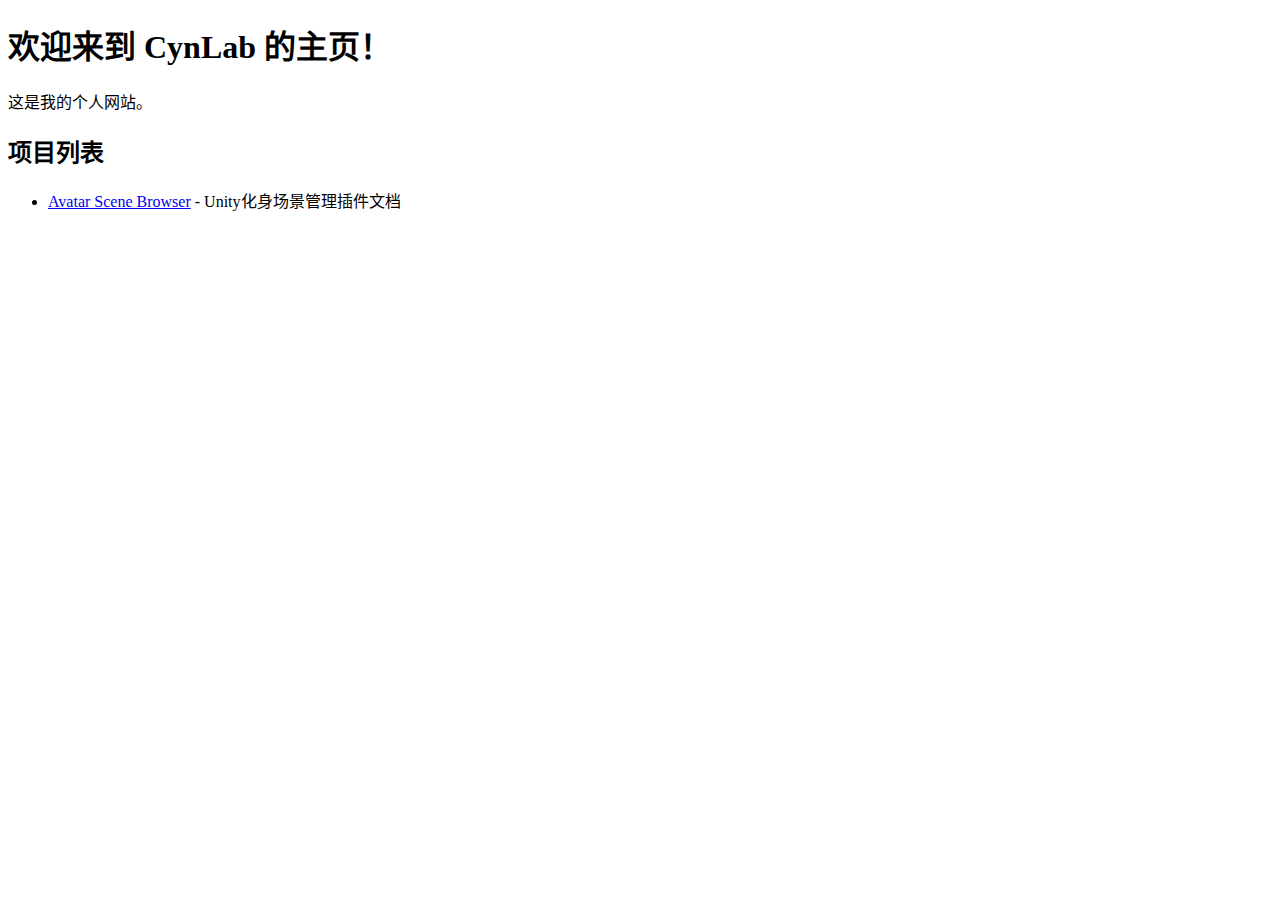
<file: index.html>
<!DOCTYPE html>
<html lang="zh-CN">
<head>
  <meta charset="UTF-8">
  <title>欢迎来到 CynLab</title>
</head>
<body>
  <h1>欢迎来到 CynLab 的主页！</h1>
  <p>这是我的个人网站。</p>
  
  <h2>项目列表</h2>
  <ul>
    <li><a href="/AvatarSceneBrowser/">Avatar Scene Browser</a> - Unity化身场景管理插件文档</li>
  </ul>
</body>
</html>
</file>
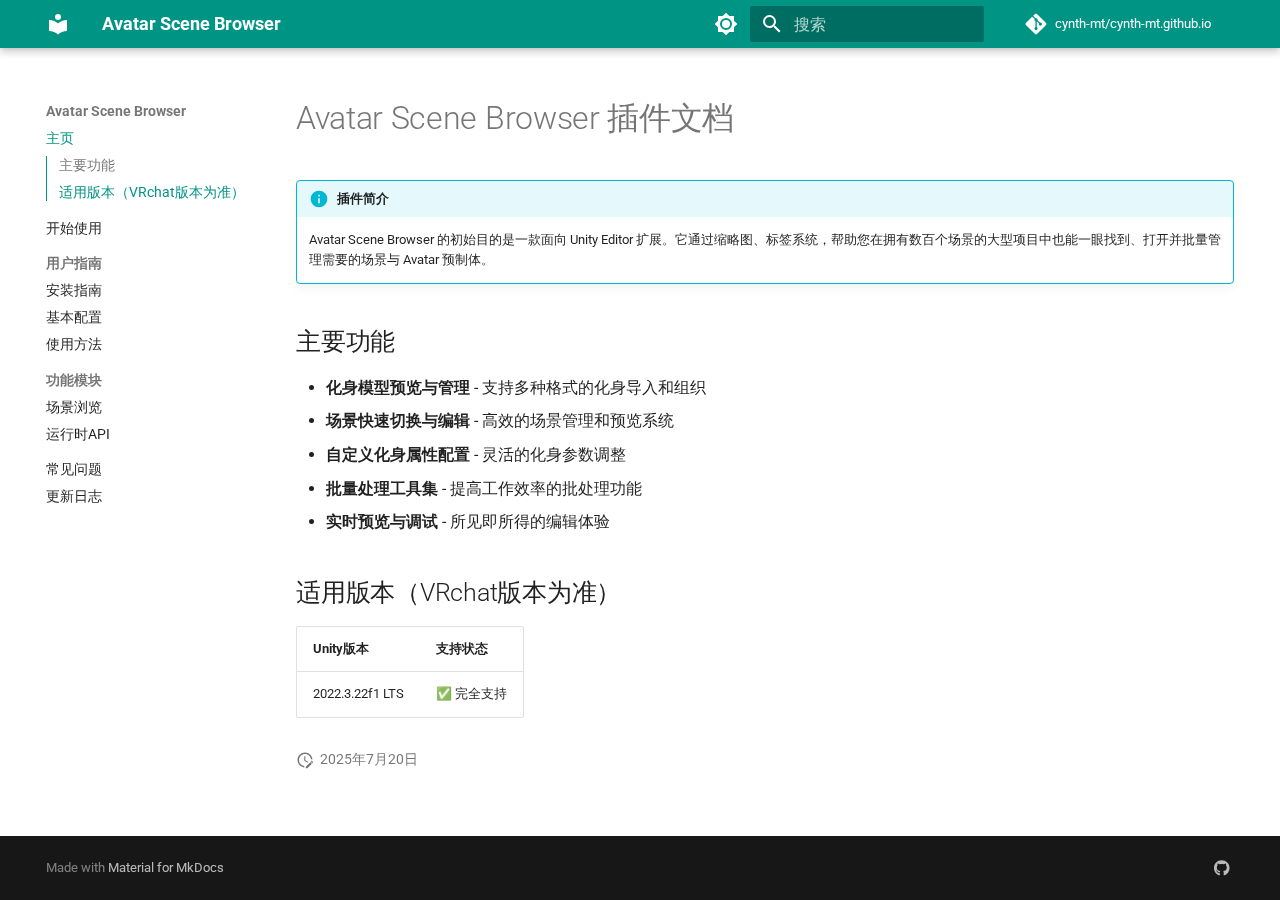
<file: AvatarSceneBrowser/site/index.html>
<!doctype html>
<html lang="zh" class="no-js">
  <head>
    
      <meta charset="utf-8">
      <meta name="viewport" content="width=device-width,initial-scale=1">
      
        <meta name="description" content="Unity化身场景管理插件文档">
      
      
        <meta name="author" content="Cynth-mt">
      
      
        <link rel="canonical" href="https://cynth-mt.github.io/AvatarSceneBrowser/">
      
      
      
        <link rel="next" href="getting-started/">
      
      
      <link rel="icon" href="assets/images/favicon.png">
      <meta name="generator" content="mkdocs-1.6.1, mkdocs-material-9.6.15">
    
    
      
        <title>Avatar Scene Browser</title>
      
    
    
      <link rel="stylesheet" href="assets/stylesheets/main.342714a4.min.css">
      
        
        <link rel="stylesheet" href="assets/stylesheets/palette.06af60db.min.css">
      
      


    
    
      
    
    
      
        
        
        <link rel="preconnect" href="https://fonts.gstatic.com" crossorigin>
        <link rel="stylesheet" href="https://fonts.googleapis.com/css?family=Roboto:300,300i,400,400i,700,700i%7CRoboto+Mono:400,400i,700,700i&display=fallback">
        <style>:root{--md-text-font:"Roboto";--md-code-font:"Roboto Mono"}</style>
      
    
    
    <script>__md_scope=new URL(".",location),__md_hash=e=>[...e].reduce(((e,_)=>(e<<5)-e+_.charCodeAt(0)),0),__md_get=(e,_=localStorage,t=__md_scope)=>JSON.parse(_.getItem(t.pathname+"."+e)),__md_set=(e,_,t=localStorage,a=__md_scope)=>{try{t.setItem(a.pathname+"."+e,JSON.stringify(_))}catch(e){}}</script>
    
      

    
    
    
  </head>
  
  
    
    
      
    
    
    
    
    <body dir="ltr" data-md-color-scheme="default" data-md-color-primary="teal" data-md-color-accent="teal">
  
    
    <input class="md-toggle" data-md-toggle="drawer" type="checkbox" id="__drawer" autocomplete="off">
    <input class="md-toggle" data-md-toggle="search" type="checkbox" id="__search" autocomplete="off">
    <label class="md-overlay" for="__drawer"></label>
    <div data-md-component="skip">
      
        
        <a href="#avatar-scene-browser" class="md-skip">
          跳转至
        </a>
      
    </div>
    <div data-md-component="announce">
      
    </div>
    
    
      

  

<header class="md-header md-header--shadow" data-md-component="header">
  <nav class="md-header__inner md-grid" aria-label="页眉">
    <a href="." title="Avatar Scene Browser" class="md-header__button md-logo" aria-label="Avatar Scene Browser" data-md-component="logo">
      
  
  <svg xmlns="http://www.w3.org/2000/svg" viewBox="0 0 24 24"><path d="M12 8a3 3 0 0 0 3-3 3 3 0 0 0-3-3 3 3 0 0 0-3 3 3 3 0 0 0 3 3m0 3.54C9.64 9.35 6.5 8 3 8v11c3.5 0 6.64 1.35 9 3.54 2.36-2.19 5.5-3.54 9-3.54V8c-3.5 0-6.64 1.35-9 3.54"/></svg>

    </a>
    <label class="md-header__button md-icon" for="__drawer">
      
      <svg xmlns="http://www.w3.org/2000/svg" viewBox="0 0 24 24"><path d="M3 6h18v2H3zm0 5h18v2H3zm0 5h18v2H3z"/></svg>
    </label>
    <div class="md-header__title" data-md-component="header-title">
      <div class="md-header__ellipsis">
        <div class="md-header__topic">
          <span class="md-ellipsis">
            Avatar Scene Browser
          </span>
        </div>
        <div class="md-header__topic" data-md-component="header-topic">
          <span class="md-ellipsis">
            
              主页
            
          </span>
        </div>
      </div>
    </div>
    
      
        <form class="md-header__option" data-md-component="palette">
  
    
    
    
    <input class="md-option" data-md-color-media="" data-md-color-scheme="default" data-md-color-primary="teal" data-md-color-accent="teal"  aria-label="切换到暗色模式"  type="radio" name="__palette" id="__palette_0">
    
      <label class="md-header__button md-icon" title="切换到暗色模式" for="__palette_1" hidden>
        <svg xmlns="http://www.w3.org/2000/svg" viewBox="0 0 24 24"><path d="M12 8a4 4 0 0 0-4 4 4 4 0 0 0 4 4 4 4 0 0 0 4-4 4 4 0 0 0-4-4m0 10a6 6 0 0 1-6-6 6 6 0 0 1 6-6 6 6 0 0 1 6 6 6 6 0 0 1-6 6m8-9.31V4h-4.69L12 .69 8.69 4H4v4.69L.69 12 4 15.31V20h4.69L12 23.31 15.31 20H20v-4.69L23.31 12z"/></svg>
      </label>
    
  
    
    
    
    <input class="md-option" data-md-color-media="" data-md-color-scheme="slate" data-md-color-primary="teal" data-md-color-accent="teal"  aria-label="切换到亮色模式"  type="radio" name="__palette" id="__palette_1">
    
      <label class="md-header__button md-icon" title="切换到亮色模式" for="__palette_0" hidden>
        <svg xmlns="http://www.w3.org/2000/svg" viewBox="0 0 24 24"><path d="M12 18c-.89 0-1.74-.2-2.5-.55C11.56 16.5 13 14.42 13 12s-1.44-4.5-3.5-5.45C10.26 6.2 11.11 6 12 6a6 6 0 0 1 6 6 6 6 0 0 1-6 6m8-9.31V4h-4.69L12 .69 8.69 4H4v4.69L.69 12 4 15.31V20h4.69L12 23.31 15.31 20H20v-4.69L23.31 12z"/></svg>
      </label>
    
  
</form>
      
    
    
      <script>var palette=__md_get("__palette");if(palette&&palette.color){if("(prefers-color-scheme)"===palette.color.media){var media=matchMedia("(prefers-color-scheme: light)"),input=document.querySelector(media.matches?"[data-md-color-media='(prefers-color-scheme: light)']":"[data-md-color-media='(prefers-color-scheme: dark)']");palette.color.media=input.getAttribute("data-md-color-media"),palette.color.scheme=input.getAttribute("data-md-color-scheme"),palette.color.primary=input.getAttribute("data-md-color-primary"),palette.color.accent=input.getAttribute("data-md-color-accent")}for(var[key,value]of Object.entries(palette.color))document.body.setAttribute("data-md-color-"+key,value)}</script>
    
    
    
      
      
        <label class="md-header__button md-icon" for="__search">
          
          <svg xmlns="http://www.w3.org/2000/svg" viewBox="0 0 24 24"><path d="M9.5 3A6.5 6.5 0 0 1 16 9.5c0 1.61-.59 3.09-1.56 4.23l.27.27h.79l5 5-1.5 1.5-5-5v-.79l-.27-.27A6.52 6.52 0 0 1 9.5 16 6.5 6.5 0 0 1 3 9.5 6.5 6.5 0 0 1 9.5 3m0 2C7 5 5 7 5 9.5S7 14 9.5 14 14 12 14 9.5 12 5 9.5 5"/></svg>
        </label>
        <div class="md-search" data-md-component="search" role="dialog">
  <label class="md-search__overlay" for="__search"></label>
  <div class="md-search__inner" role="search">
    <form class="md-search__form" name="search">
      <input type="text" class="md-search__input" name="query" aria-label="搜索" placeholder="搜索" autocapitalize="off" autocorrect="off" autocomplete="off" spellcheck="false" data-md-component="search-query" required>
      <label class="md-search__icon md-icon" for="__search">
        
        <svg xmlns="http://www.w3.org/2000/svg" viewBox="0 0 24 24"><path d="M9.5 3A6.5 6.5 0 0 1 16 9.5c0 1.61-.59 3.09-1.56 4.23l.27.27h.79l5 5-1.5 1.5-5-5v-.79l-.27-.27A6.52 6.52 0 0 1 9.5 16 6.5 6.5 0 0 1 3 9.5 6.5 6.5 0 0 1 9.5 3m0 2C7 5 5 7 5 9.5S7 14 9.5 14 14 12 14 9.5 12 5 9.5 5"/></svg>
        
        <svg xmlns="http://www.w3.org/2000/svg" viewBox="0 0 24 24"><path d="M20 11v2H8l5.5 5.5-1.42 1.42L4.16 12l7.92-7.92L13.5 5.5 8 11z"/></svg>
      </label>
      <nav class="md-search__options" aria-label="查找">
        
          <a href="javascript:void(0)" class="md-search__icon md-icon" title="分享" aria-label="分享" data-clipboard data-clipboard-text="" data-md-component="search-share" tabindex="-1">
            
            <svg xmlns="http://www.w3.org/2000/svg" viewBox="0 0 24 24"><path d="M18 16.08c-.76 0-1.44.3-1.96.77L8.91 12.7c.05-.23.09-.46.09-.7s-.04-.47-.09-.7l7.05-4.11c.54.5 1.25.81 2.04.81a3 3 0 0 0 3-3 3 3 0 0 0-3-3 3 3 0 0 0-3 3c0 .24.04.47.09.7L8.04 9.81C7.5 9.31 6.79 9 6 9a3 3 0 0 0-3 3 3 3 0 0 0 3 3c.79 0 1.5-.31 2.04-.81l7.12 4.15c-.05.21-.08.43-.08.66 0 1.61 1.31 2.91 2.92 2.91s2.92-1.3 2.92-2.91A2.92 2.92 0 0 0 18 16.08"/></svg>
          </a>
        
        <button type="reset" class="md-search__icon md-icon" title="清空当前内容" aria-label="清空当前内容" tabindex="-1">
          
          <svg xmlns="http://www.w3.org/2000/svg" viewBox="0 0 24 24"><path d="M19 6.41 17.59 5 12 10.59 6.41 5 5 6.41 10.59 12 5 17.59 6.41 19 12 13.41 17.59 19 19 17.59 13.41 12z"/></svg>
        </button>
      </nav>
      
    </form>
    <div class="md-search__output">
      <div class="md-search__scrollwrap" tabindex="0" data-md-scrollfix>
        <div class="md-search-result" data-md-component="search-result">
          <div class="md-search-result__meta">
            正在初始化搜索引擎
          </div>
          <ol class="md-search-result__list" role="presentation"></ol>
        </div>
      </div>
    </div>
  </div>
</div>
      
    
    
      <div class="md-header__source">
        <a href="https://github.com/cynth-mt/cynth-mt.github.io" title="前往仓库" class="md-source" data-md-component="source">
  <div class="md-source__icon md-icon">
    
    <svg xmlns="http://www.w3.org/2000/svg" viewBox="0 0 448 512"><!--! Font Awesome Free 6.7.2 by @fontawesome - https://fontawesome.com License - https://fontawesome.com/license/free (Icons: CC BY 4.0, Fonts: SIL OFL 1.1, Code: MIT License) Copyright 2024 Fonticons, Inc.--><path d="M439.55 236.05 244 40.45a28.87 28.87 0 0 0-40.81 0l-40.66 40.63 51.52 51.52c27.06-9.14 52.68 16.77 43.39 43.68l49.66 49.66c34.23-11.8 61.18 31 35.47 56.69-26.49 26.49-70.21-2.87-56-37.34L240.22 199v121.85c25.3 12.54 22.26 41.85 9.08 55a34.34 34.34 0 0 1-48.55 0c-17.57-17.6-11.07-46.91 11.25-56v-123c-20.8-8.51-24.6-30.74-18.64-45L142.57 101 8.45 235.14a28.86 28.86 0 0 0 0 40.81l195.61 195.6a28.86 28.86 0 0 0 40.8 0l194.69-194.69a28.86 28.86 0 0 0 0-40.81"/></svg>
  </div>
  <div class="md-source__repository">
    cynth-mt/cynth-mt.github.io
  </div>
</a>
      </div>
    
  </nav>
  
</header>
    
    <div class="md-container" data-md-component="container">
      
      
        
          
        
      
      <main class="md-main" data-md-component="main">
        <div class="md-main__inner md-grid">
          
            
              
              <div class="md-sidebar md-sidebar--primary" data-md-component="sidebar" data-md-type="navigation" >
                <div class="md-sidebar__scrollwrap">
                  <div class="md-sidebar__inner">
                    



  

<nav class="md-nav md-nav--primary md-nav--integrated" aria-label="导航栏" data-md-level="0">
  <label class="md-nav__title" for="__drawer">
    <a href="." title="Avatar Scene Browser" class="md-nav__button md-logo" aria-label="Avatar Scene Browser" data-md-component="logo">
      
  
  <svg xmlns="http://www.w3.org/2000/svg" viewBox="0 0 24 24"><path d="M12 8a3 3 0 0 0 3-3 3 3 0 0 0-3-3 3 3 0 0 0-3 3 3 3 0 0 0 3 3m0 3.54C9.64 9.35 6.5 8 3 8v11c3.5 0 6.64 1.35 9 3.54 2.36-2.19 5.5-3.54 9-3.54V8c-3.5 0-6.64 1.35-9 3.54"/></svg>

    </a>
    Avatar Scene Browser
  </label>
  
    <div class="md-nav__source">
      <a href="https://github.com/cynth-mt/cynth-mt.github.io" title="前往仓库" class="md-source" data-md-component="source">
  <div class="md-source__icon md-icon">
    
    <svg xmlns="http://www.w3.org/2000/svg" viewBox="0 0 448 512"><!--! Font Awesome Free 6.7.2 by @fontawesome - https://fontawesome.com License - https://fontawesome.com/license/free (Icons: CC BY 4.0, Fonts: SIL OFL 1.1, Code: MIT License) Copyright 2024 Fonticons, Inc.--><path d="M439.55 236.05 244 40.45a28.87 28.87 0 0 0-40.81 0l-40.66 40.63 51.52 51.52c27.06-9.14 52.68 16.77 43.39 43.68l49.66 49.66c34.23-11.8 61.18 31 35.47 56.69-26.49 26.49-70.21-2.87-56-37.34L240.22 199v121.85c25.3 12.54 22.26 41.85 9.08 55a34.34 34.34 0 0 1-48.55 0c-17.57-17.6-11.07-46.91 11.25-56v-123c-20.8-8.51-24.6-30.74-18.64-45L142.57 101 8.45 235.14a28.86 28.86 0 0 0 0 40.81l195.61 195.6a28.86 28.86 0 0 0 40.8 0l194.69-194.69a28.86 28.86 0 0 0 0-40.81"/></svg>
  </div>
  <div class="md-source__repository">
    cynth-mt/cynth-mt.github.io
  </div>
</a>
    </div>
  
  <ul class="md-nav__list" data-md-scrollfix>
    
      
      
  
  
    
  
  
  
    <li class="md-nav__item md-nav__item--active">
      
      <input class="md-nav__toggle md-toggle" type="checkbox" id="__toc">
      
      
        
      
      
        <label class="md-nav__link md-nav__link--active" for="__toc">
          
  
  
  <span class="md-ellipsis">
    主页
    
  </span>
  

          <span class="md-nav__icon md-icon"></span>
        </label>
      
      <a href="." class="md-nav__link md-nav__link--active">
        
  
  
  <span class="md-ellipsis">
    主页
    
  </span>
  

      </a>
      
        

<nav class="md-nav md-nav--secondary" aria-label="目录">
  
  
  
    
  
  
    <label class="md-nav__title" for="__toc">
      <span class="md-nav__icon md-icon"></span>
      目录
    </label>
    <ul class="md-nav__list" data-md-component="toc" data-md-scrollfix>
      
        <li class="md-nav__item">
  <a href="#_1" class="md-nav__link">
    <span class="md-ellipsis">
      主要功能
    </span>
  </a>
  
</li>
      
        <li class="md-nav__item">
  <a href="#vrchat" class="md-nav__link">
    <span class="md-ellipsis">
      适用版本（VRchat版本为准）
    </span>
  </a>
  
</li>
      
    </ul>
  
</nav>
      
    </li>
  

    
      
      
  
  
  
  
    <li class="md-nav__item">
      <a href="getting-started/" class="md-nav__link">
        
  
  
  <span class="md-ellipsis">
    开始使用
    
  </span>
  

      </a>
    </li>
  

    
      
      
  
  
  
  
    
    
    
    
      
        
        
      
    
    
    <li class="md-nav__item md-nav__item--section md-nav__item--nested">
      
        
        
          
        
        <input class="md-nav__toggle md-toggle md-toggle--indeterminate" type="checkbox" id="__nav_3" >
        
          
          <label class="md-nav__link" for="__nav_3" id="__nav_3_label" tabindex="">
            
  
  
  <span class="md-ellipsis">
    用户指南
    
  </span>
  

            <span class="md-nav__icon md-icon"></span>
          </label>
        
        <nav class="md-nav" data-md-level="1" aria-labelledby="__nav_3_label" aria-expanded="false">
          <label class="md-nav__title" for="__nav_3">
            <span class="md-nav__icon md-icon"></span>
            用户指南
          </label>
          <ul class="md-nav__list" data-md-scrollfix>
            
              
                
  
  
  
  
    <li class="md-nav__item">
      <a href="installation/" class="md-nav__link">
        
  
  
  <span class="md-ellipsis">
    安装指南
    
  </span>
  

      </a>
    </li>
  

              
            
              
                
  
  
  
  
    <li class="md-nav__item">
      <a href="configuration/" class="md-nav__link">
        
  
  
  <span class="md-ellipsis">
    基本配置
    
  </span>
  

      </a>
    </li>
  

              
            
              
                
  
  
  
  
    <li class="md-nav__item">
      <a href="usage/" class="md-nav__link">
        
  
  
  <span class="md-ellipsis">
    使用方法
    
  </span>
  

      </a>
    </li>
  

              
            
          </ul>
        </nav>
      
    </li>
  

    
      
      
  
  
  
  
    
    
    
    
      
        
        
      
    
    
    <li class="md-nav__item md-nav__item--section md-nav__item--nested">
      
        
        
          
        
        <input class="md-nav__toggle md-toggle md-toggle--indeterminate" type="checkbox" id="__nav_4" >
        
          
          <label class="md-nav__link" for="__nav_4" id="__nav_4_label" tabindex="">
            
  
  
  <span class="md-ellipsis">
    功能模块
    
  </span>
  

            <span class="md-nav__icon md-icon"></span>
          </label>
        
        <nav class="md-nav" data-md-level="1" aria-labelledby="__nav_4_label" aria-expanded="false">
          <label class="md-nav__title" for="__nav_4">
            <span class="md-nav__icon md-icon"></span>
            功能模块
          </label>
          <ul class="md-nav__list" data-md-scrollfix>
            
              
                
  
  
  
  
    <li class="md-nav__item">
      <a href="scene-browsing/" class="md-nav__link">
        
  
  
  <span class="md-ellipsis">
    场景浏览
    
  </span>
  

      </a>
    </li>
  

              
            
              
                
  
  
  
  
    <li class="md-nav__item">
      <a href="runtime-api/" class="md-nav__link">
        
  
  
  <span class="md-ellipsis">
    运行时API
    
  </span>
  

      </a>
    </li>
  

              
            
          </ul>
        </nav>
      
    </li>
  

    
      
      
  
  
  
  
    <li class="md-nav__item">
      <a href="faq/" class="md-nav__link">
        
  
  
  <span class="md-ellipsis">
    常见问题
    
  </span>
  

      </a>
    </li>
  

    
      
      
  
  
  
  
    <li class="md-nav__item">
      <a href="release_log/" class="md-nav__link">
        
  
  
  <span class="md-ellipsis">
    更新日志
    
  </span>
  

      </a>
    </li>
  

    
  </ul>
</nav>
                  </div>
                </div>
              </div>
            
            
          
          
            <div class="md-content" data-md-component="content">
              <article class="md-content__inner md-typeset">
                
                  


  
  


<h1 id="avatar-scene-browser">Avatar Scene Browser 插件文档<a class="headerlink" href="#avatar-scene-browser" title="Permanent link">&para;</a></h1>
<div class="admonition info">
<p class="admonition-title">插件简介</p>
<p>Avatar Scene Browser 的初始目的是一款面向 Unity Editor 扩展。它通过缩略图、标签系统，帮助您在拥有数百个场景的大型项目中也能一眼找到、打开并批量管理需要的场景与 Avatar 预制体。</p>
</div>
<h2 id="_1">主要功能<a class="headerlink" href="#_1" title="Permanent link">&para;</a></h2>
<ul>
<li><strong>化身模型预览与管理</strong> - 支持多种格式的化身导入和组织</li>
<li><strong>场景快速切换与编辑</strong> - 高效的场景管理和预览系统</li>
<li><strong>自定义化身属性配置</strong> - 灵活的化身参数调整</li>
<li><strong>批量处理工具集</strong> - 提高工作效率的批处理功能</li>
<li><strong>实时预览与调试</strong> - 所见即所得的编辑体验</li>
</ul>
<h2 id="vrchat">适用版本（VRchat版本为准）<a class="headerlink" href="#vrchat" title="Permanent link">&para;</a></h2>
<table>
<thead>
<tr>
<th>Unity版本</th>
<th>支持状态</th>
</tr>
</thead>
<tbody>
<tr>
<td>2022.3.22f1 LTS</td>
<td>✅ 完全支持</td>
</tr>
</tbody>
</table>







  
    
  
  


  <aside class="md-source-file">
    
      
  <span class="md-source-file__fact">
    <span class="md-icon" title="最后更新">
      <svg xmlns="http://www.w3.org/2000/svg" viewBox="0 0 24 24"><path d="M21 13.1c-.1 0-.3.1-.4.2l-1 1 2.1 2.1 1-1c.2-.2.2-.6 0-.8l-1.3-1.3c-.1-.1-.2-.2-.4-.2m-1.9 1.8-6.1 6V23h2.1l6.1-6.1zM12.5 7v5.2l4 2.4-1 1L11 13V7zM11 21.9c-5.1-.5-9-4.8-9-9.9C2 6.5 6.5 2 12 2c5.3 0 9.6 4.1 10 9.3-.3-.1-.6-.2-1-.2s-.7.1-1 .2C19.6 7.2 16.2 4 12 4c-4.4 0-8 3.6-8 8 0 4.1 3.1 7.5 7.1 7.9l-.1.2z"/></svg>
    </span>
    <span class="git-revision-date-localized-plugin git-revision-date-localized-plugin-date" title="2025年7月20日 10:13:50 UTC">2025年7月20日</span>
  </span>

    
    
    
    
  </aside>





                
              </article>
            </div>
          
          
<script>var target=document.getElementById(location.hash.slice(1));target&&target.name&&(target.checked=target.name.startsWith("__tabbed_"))</script>
        </div>
        
          <button type="button" class="md-top md-icon" data-md-component="top" hidden>
  
  <svg xmlns="http://www.w3.org/2000/svg" viewBox="0 0 24 24"><path d="M13 20h-2V8l-5.5 5.5-1.42-1.42L12 4.16l7.92 7.92-1.42 1.42L13 8z"/></svg>
  回到页面顶部
</button>
        
      </main>
      
        <footer class="md-footer">
  
  <div class="md-footer-meta md-typeset">
    <div class="md-footer-meta__inner md-grid">
      <div class="md-copyright">
  
  
    Made with
    <a href="https://squidfunk.github.io/mkdocs-material/" target="_blank" rel="noopener">
      Material for MkDocs
    </a>
  
</div>
      
        <div class="md-social">
  
    
    
    
    
      
      
    
    <a href="https://github.com/cynth-mt" target="_blank" rel="noopener" title="github.com" class="md-social__link">
      <svg xmlns="http://www.w3.org/2000/svg" viewBox="0 0 496 512"><!--! Font Awesome Free 6.7.2 by @fontawesome - https://fontawesome.com License - https://fontawesome.com/license/free (Icons: CC BY 4.0, Fonts: SIL OFL 1.1, Code: MIT License) Copyright 2024 Fonticons, Inc.--><path d="M165.9 397.4c0 2-2.3 3.6-5.2 3.6-3.3.3-5.6-1.3-5.6-3.6 0-2 2.3-3.6 5.2-3.6 3-.3 5.6 1.3 5.6 3.6m-31.1-4.5c-.7 2 1.3 4.3 4.3 4.9 2.6 1 5.6 0 6.2-2s-1.3-4.3-4.3-5.2c-2.6-.7-5.5.3-6.2 2.3m44.2-1.7c-2.9.7-4.9 2.6-4.6 4.9.3 2 2.9 3.3 5.9 2.6 2.9-.7 4.9-2.6 4.6-4.6-.3-1.9-3-3.2-5.9-2.9M244.8 8C106.1 8 0 113.3 0 252c0 110.9 69.8 205.8 169.5 239.2 12.8 2.3 17.3-5.6 17.3-12.1 0-6.2-.3-40.4-.3-61.4 0 0-70 15-84.7-29.8 0 0-11.4-29.1-27.8-36.6 0 0-22.9-15.7 1.6-15.4 0 0 24.9 2 38.6 25.8 21.9 38.6 58.6 27.5 72.9 20.9 2.3-16 8.8-27.1 16-33.7-55.9-6.2-112.3-14.3-112.3-110.5 0-27.5 7.6-41.3 23.6-58.9-2.6-6.5-11.1-33.3 2.6-67.9 20.9-6.5 69 27 69 27 20-5.6 41.5-8.5 62.8-8.5s42.8 2.9 62.8 8.5c0 0 48.1-33.6 69-27 13.7 34.7 5.2 61.4 2.6 67.9 16 17.7 25.8 31.5 25.8 58.9 0 96.5-58.9 104.2-114.8 110.5 9.2 7.9 17 22.9 17 46.4 0 33.7-.3 75.4-.3 83.6 0 6.5 4.6 14.4 17.3 12.1C428.2 457.8 496 362.9 496 252 496 113.3 383.5 8 244.8 8M97.2 352.9c-1.3 1-1 3.3.7 5.2 1.6 1.6 3.9 2.3 5.2 1 1.3-1 1-3.3-.7-5.2-1.6-1.6-3.9-2.3-5.2-1m-10.8-8.1c-.7 1.3.3 2.9 2.3 3.9 1.6 1 3.6.7 4.3-.7.7-1.3-.3-2.9-2.3-3.9-2-.6-3.6-.3-4.3.7m32.4 35.6c-1.6 1.3-1 4.3 1.3 6.2 2.3 2.3 5.2 2.6 6.5 1 1.3-1.3.7-4.3-1.3-6.2-2.2-2.3-5.2-2.6-6.5-1m-11.4-14.7c-1.6 1-1.6 3.6 0 5.9s4.3 3.3 5.6 2.3c1.6-1.3 1.6-3.9 0-6.2-1.4-2.3-4-3.3-5.6-2"/></svg>
    </a>
  
</div>
      
    </div>
  </div>
</footer>
      
    </div>
    <div class="md-dialog" data-md-component="dialog">
      <div class="md-dialog__inner md-typeset"></div>
    </div>
    
    
    
      
      <script id="__config" type="application/json">{"base": ".", "features": ["navigation.sections", "navigation.expand", "navigation.top", "search.highlight", "search.share", "toc.integrate", "content.code.annotate", "content.code.copy"], "search": "assets/javascripts/workers/search.d50fe291.min.js", "tags": null, "translations": {"clipboard.copied": "\u5df2\u590d\u5236", "clipboard.copy": "\u590d\u5236", "search.result.more.one": "\u5728\u8be5\u9875\u4e0a\u8fd8\u6709 1 \u4e2a\u7b26\u5408\u6761\u4ef6\u7684\u7ed3\u679c", "search.result.more.other": "\u5728\u8be5\u9875\u4e0a\u8fd8\u6709 # \u4e2a\u7b26\u5408\u6761\u4ef6\u7684\u7ed3\u679c", "search.result.none": "\u6ca1\u6709\u627e\u5230\u7b26\u5408\u6761\u4ef6\u7684\u7ed3\u679c", "search.result.one": "\u627e\u5230 1 \u4e2a\u7b26\u5408\u6761\u4ef6\u7684\u7ed3\u679c", "search.result.other": "# \u4e2a\u7b26\u5408\u6761\u4ef6\u7684\u7ed3\u679c", "search.result.placeholder": "\u952e\u5165\u4ee5\u5f00\u59cb\u641c\u7d22", "search.result.term.missing": "\u7f3a\u5c11", "select.version": "\u9009\u62e9\u5f53\u524d\u7248\u672c"}, "version": null}</script>
    
    
      <script src="assets/javascripts/bundle.56ea9cef.min.js"></script>
      
    
  </body>
</html>
</file>
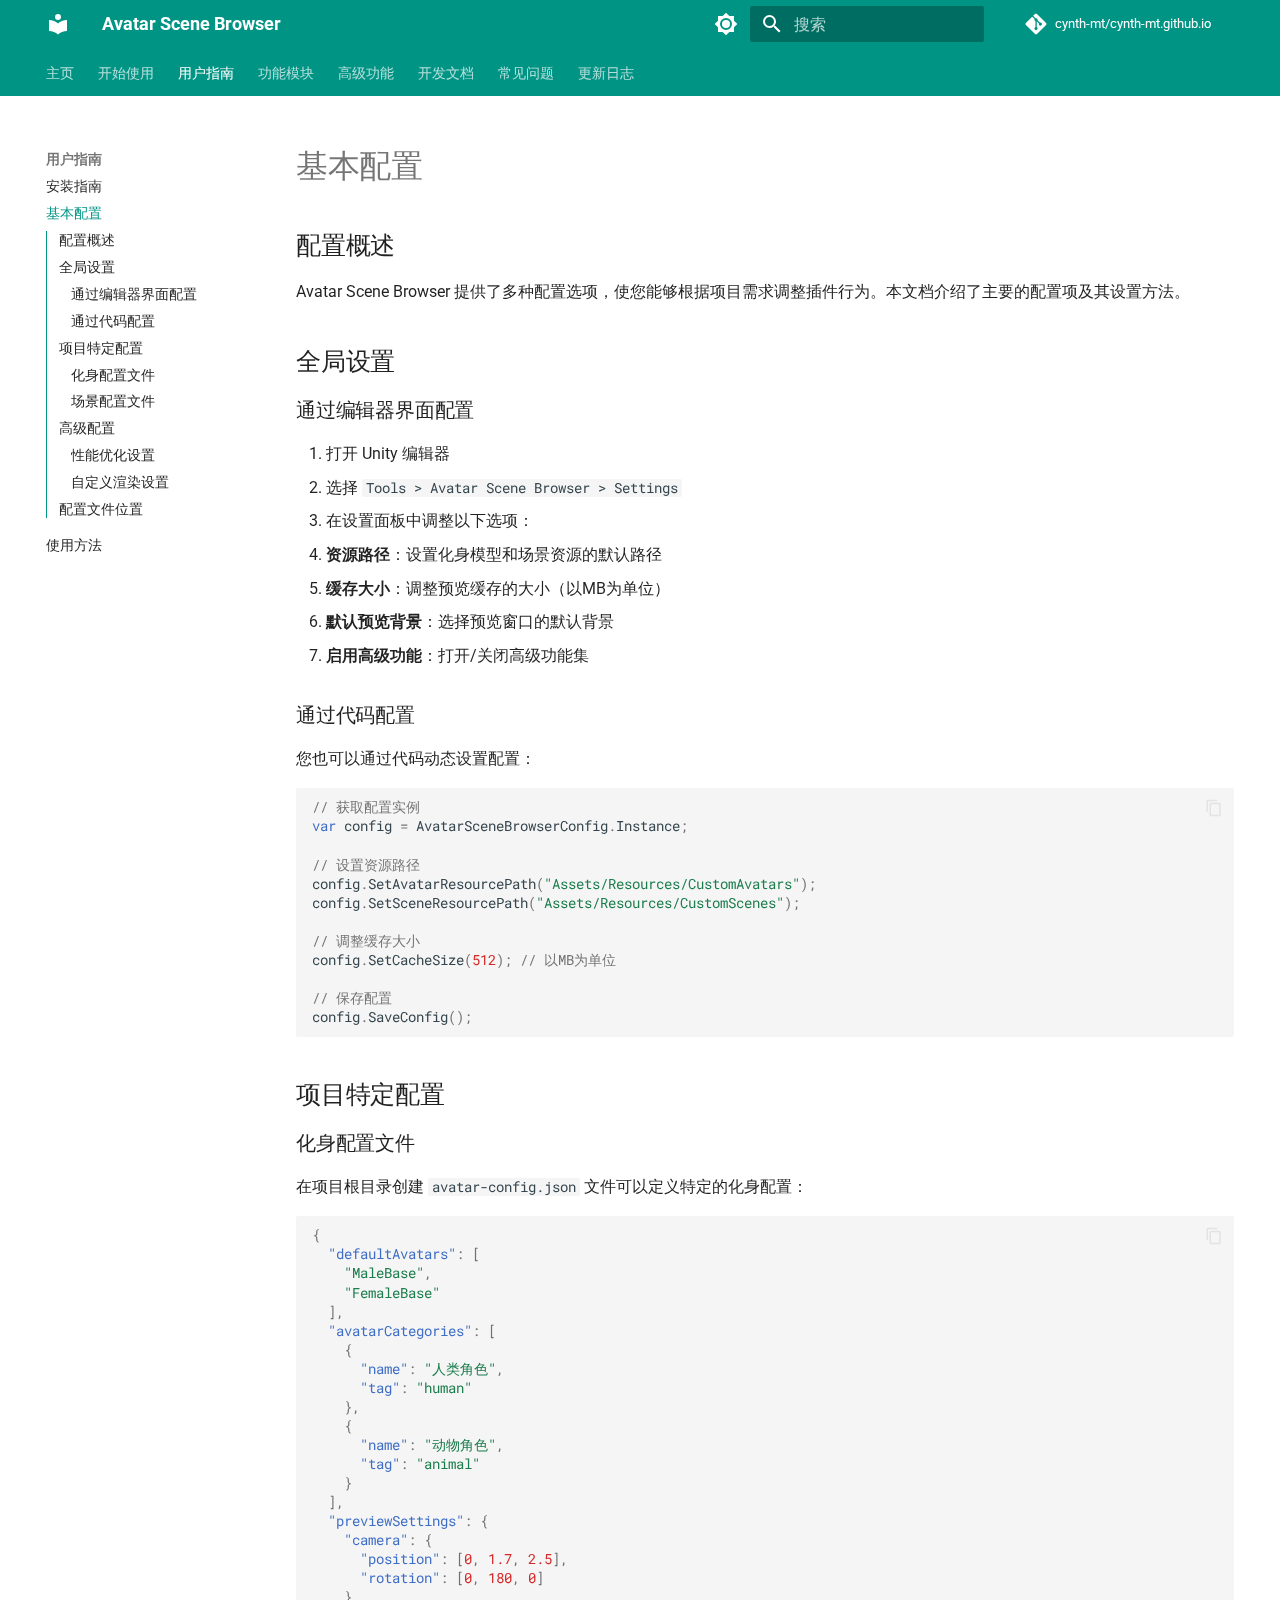
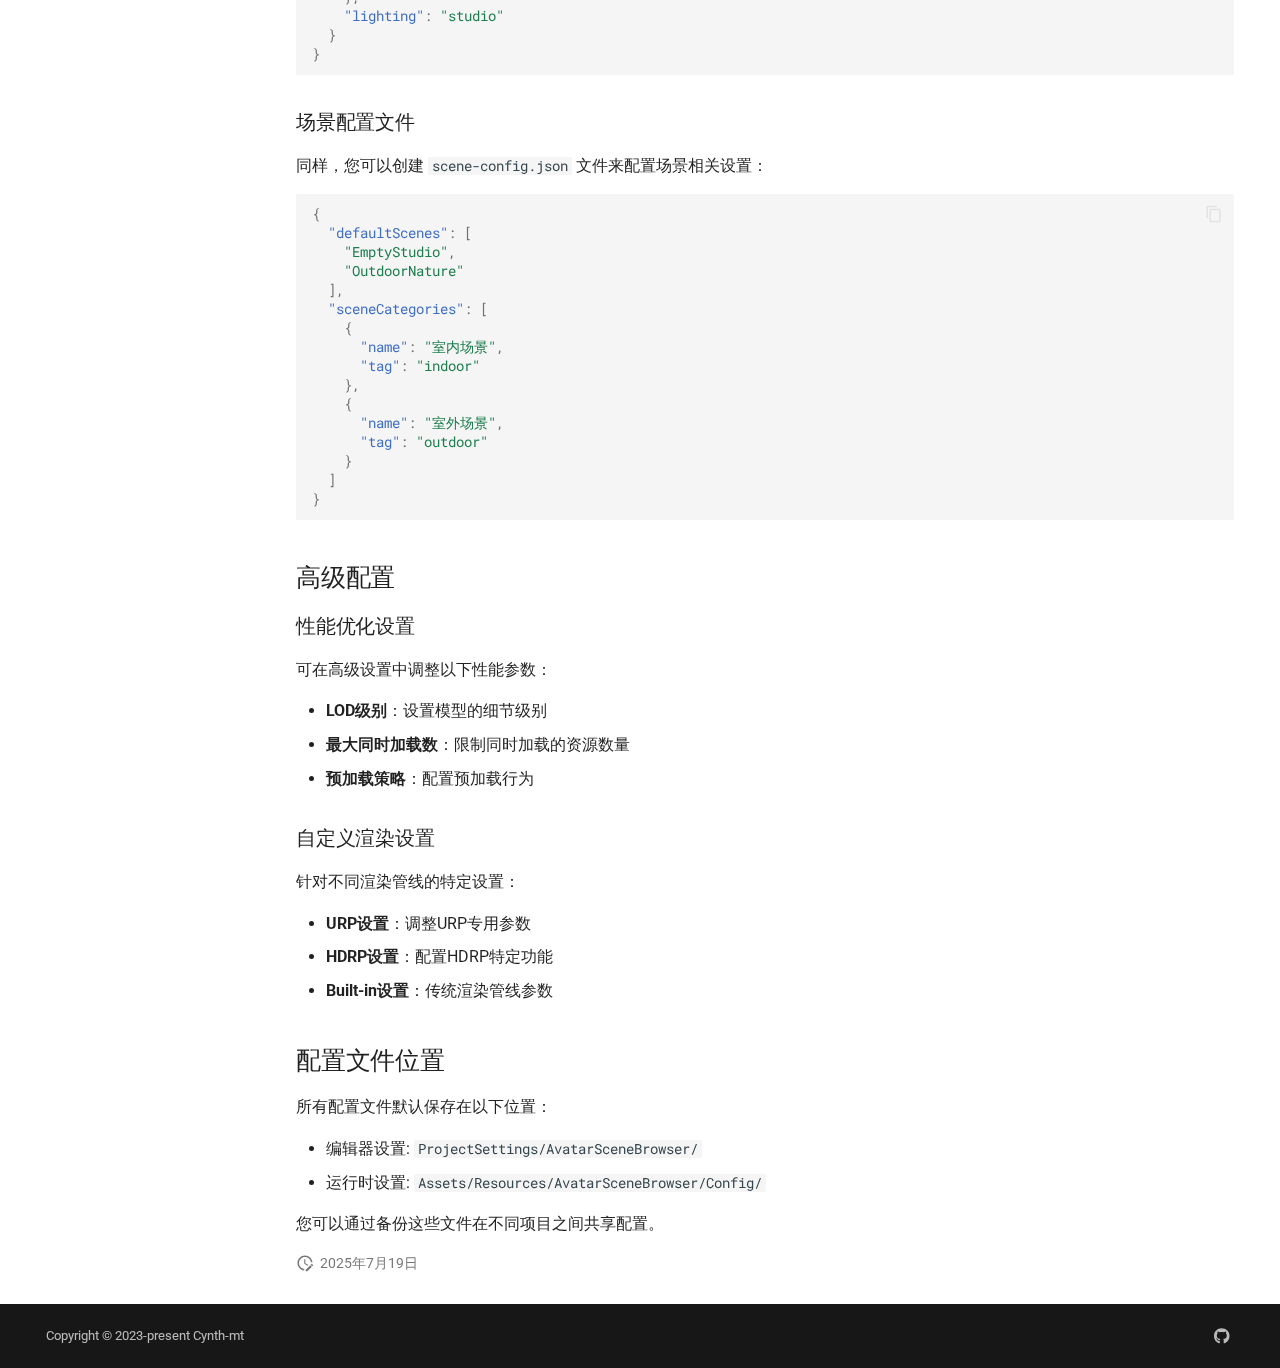
<file: AvatarSceneBrowser/site/configuration/index.html>
<!doctype html>
<html lang="zh" class="no-js">
  <head>
    
      <meta charset="utf-8">
      <meta name="viewport" content="width=device-width,initial-scale=1">
      
        <meta name="description" content="Unity化身场景管理插件文档">
      
      
        <meta name="author" content="Cynth-mt">
      
      
        <link rel="canonical" href="https://cynth-mt.github.io/AvatarSceneBrowser/configuration/">
      
      
        <link rel="prev" href="../installation/">
      
      
        <link rel="next" href="../usage/">
      
      
      <link rel="icon" href="../assets/images/favicon.png">
      <meta name="generator" content="mkdocs-1.6.1, mkdocs-material-9.6.15">
    
    
      
        <title>基本配置 - Avatar Scene Browser</title>
      
    
    
      <link rel="stylesheet" href="../assets/stylesheets/main.342714a4.min.css">
      
        
        <link rel="stylesheet" href="../assets/stylesheets/palette.06af60db.min.css">
      
      


    
    
      
    
    
      
        
        
        <link rel="preconnect" href="https://fonts.gstatic.com" crossorigin>
        <link rel="stylesheet" href="https://fonts.googleapis.com/css?family=Roboto:300,300i,400,400i,700,700i%7CRoboto+Mono:400,400i,700,700i&display=fallback">
        <style>:root{--md-text-font:"Roboto";--md-code-font:"Roboto Mono"}</style>
      
    
    
    <script>__md_scope=new URL("..",location),__md_hash=e=>[...e].reduce(((e,_)=>(e<<5)-e+_.charCodeAt(0)),0),__md_get=(e,_=localStorage,t=__md_scope)=>JSON.parse(_.getItem(t.pathname+"."+e)),__md_set=(e,_,t=localStorage,a=__md_scope)=>{try{t.setItem(a.pathname+"."+e,JSON.stringify(_))}catch(e){}}</script>
    
      

    
    
    
  </head>
  
  
    
    
      
    
    
    
    
    <body dir="ltr" data-md-color-scheme="default" data-md-color-primary="teal" data-md-color-accent="teal">
  
    
    <input class="md-toggle" data-md-toggle="drawer" type="checkbox" id="__drawer" autocomplete="off">
    <input class="md-toggle" data-md-toggle="search" type="checkbox" id="__search" autocomplete="off">
    <label class="md-overlay" for="__drawer"></label>
    <div data-md-component="skip">
      
        
        <a href="#_1" class="md-skip">
          跳转至
        </a>
      
    </div>
    <div data-md-component="announce">
      
    </div>
    
    
      

<header class="md-header" data-md-component="header">
  <nav class="md-header__inner md-grid" aria-label="页眉">
    <a href=".." title="Avatar Scene Browser" class="md-header__button md-logo" aria-label="Avatar Scene Browser" data-md-component="logo">
      
  
  <svg xmlns="http://www.w3.org/2000/svg" viewBox="0 0 24 24"><path d="M12 8a3 3 0 0 0 3-3 3 3 0 0 0-3-3 3 3 0 0 0-3 3 3 3 0 0 0 3 3m0 3.54C9.64 9.35 6.5 8 3 8v11c3.5 0 6.64 1.35 9 3.54 2.36-2.19 5.5-3.54 9-3.54V8c-3.5 0-6.64 1.35-9 3.54"/></svg>

    </a>
    <label class="md-header__button md-icon" for="__drawer">
      
      <svg xmlns="http://www.w3.org/2000/svg" viewBox="0 0 24 24"><path d="M3 6h18v2H3zm0 5h18v2H3zm0 5h18v2H3z"/></svg>
    </label>
    <div class="md-header__title" data-md-component="header-title">
      <div class="md-header__ellipsis">
        <div class="md-header__topic">
          <span class="md-ellipsis">
            Avatar Scene Browser
          </span>
        </div>
        <div class="md-header__topic" data-md-component="header-topic">
          <span class="md-ellipsis">
            
              基本配置
            
          </span>
        </div>
      </div>
    </div>
    
      
        <form class="md-header__option" data-md-component="palette">
  
    
    
    
    <input class="md-option" data-md-color-media="" data-md-color-scheme="default" data-md-color-primary="teal" data-md-color-accent="teal"  aria-label="切换到暗色模式"  type="radio" name="__palette" id="__palette_0">
    
      <label class="md-header__button md-icon" title="切换到暗色模式" for="__palette_1" hidden>
        <svg xmlns="http://www.w3.org/2000/svg" viewBox="0 0 24 24"><path d="M12 8a4 4 0 0 0-4 4 4 4 0 0 0 4 4 4 4 0 0 0 4-4 4 4 0 0 0-4-4m0 10a6 6 0 0 1-6-6 6 6 0 0 1 6-6 6 6 0 0 1 6 6 6 6 0 0 1-6 6m8-9.31V4h-4.69L12 .69 8.69 4H4v4.69L.69 12 4 15.31V20h4.69L12 23.31 15.31 20H20v-4.69L23.31 12z"/></svg>
      </label>
    
  
    
    
    
    <input class="md-option" data-md-color-media="" data-md-color-scheme="slate" data-md-color-primary="teal" data-md-color-accent="teal"  aria-label="切换到亮色模式"  type="radio" name="__palette" id="__palette_1">
    
      <label class="md-header__button md-icon" title="切换到亮色模式" for="__palette_0" hidden>
        <svg xmlns="http://www.w3.org/2000/svg" viewBox="0 0 24 24"><path d="M12 18c-.89 0-1.74-.2-2.5-.55C11.56 16.5 13 14.42 13 12s-1.44-4.5-3.5-5.45C10.26 6.2 11.11 6 12 6a6 6 0 0 1 6 6 6 6 0 0 1-6 6m8-9.31V4h-4.69L12 .69 8.69 4H4v4.69L.69 12 4 15.31V20h4.69L12 23.31 15.31 20H20v-4.69L23.31 12z"/></svg>
      </label>
    
  
</form>
      
    
    
      <script>var palette=__md_get("__palette");if(palette&&palette.color){if("(prefers-color-scheme)"===palette.color.media){var media=matchMedia("(prefers-color-scheme: light)"),input=document.querySelector(media.matches?"[data-md-color-media='(prefers-color-scheme: light)']":"[data-md-color-media='(prefers-color-scheme: dark)']");palette.color.media=input.getAttribute("data-md-color-media"),palette.color.scheme=input.getAttribute("data-md-color-scheme"),palette.color.primary=input.getAttribute("data-md-color-primary"),palette.color.accent=input.getAttribute("data-md-color-accent")}for(var[key,value]of Object.entries(palette.color))document.body.setAttribute("data-md-color-"+key,value)}</script>
    
    
    
      
      
        <label class="md-header__button md-icon" for="__search">
          
          <svg xmlns="http://www.w3.org/2000/svg" viewBox="0 0 24 24"><path d="M9.5 3A6.5 6.5 0 0 1 16 9.5c0 1.61-.59 3.09-1.56 4.23l.27.27h.79l5 5-1.5 1.5-5-5v-.79l-.27-.27A6.52 6.52 0 0 1 9.5 16 6.5 6.5 0 0 1 3 9.5 6.5 6.5 0 0 1 9.5 3m0 2C7 5 5 7 5 9.5S7 14 9.5 14 14 12 14 9.5 12 5 9.5 5"/></svg>
        </label>
        <div class="md-search" data-md-component="search" role="dialog">
  <label class="md-search__overlay" for="__search"></label>
  <div class="md-search__inner" role="search">
    <form class="md-search__form" name="search">
      <input type="text" class="md-search__input" name="query" aria-label="搜索" placeholder="搜索" autocapitalize="off" autocorrect="off" autocomplete="off" spellcheck="false" data-md-component="search-query" required>
      <label class="md-search__icon md-icon" for="__search">
        
        <svg xmlns="http://www.w3.org/2000/svg" viewBox="0 0 24 24"><path d="M9.5 3A6.5 6.5 0 0 1 16 9.5c0 1.61-.59 3.09-1.56 4.23l.27.27h.79l5 5-1.5 1.5-5-5v-.79l-.27-.27A6.52 6.52 0 0 1 9.5 16 6.5 6.5 0 0 1 3 9.5 6.5 6.5 0 0 1 9.5 3m0 2C7 5 5 7 5 9.5S7 14 9.5 14 14 12 14 9.5 12 5 9.5 5"/></svg>
        
        <svg xmlns="http://www.w3.org/2000/svg" viewBox="0 0 24 24"><path d="M20 11v2H8l5.5 5.5-1.42 1.42L4.16 12l7.92-7.92L13.5 5.5 8 11z"/></svg>
      </label>
      <nav class="md-search__options" aria-label="查找">
        
          <a href="javascript:void(0)" class="md-search__icon md-icon" title="分享" aria-label="分享" data-clipboard data-clipboard-text="" data-md-component="search-share" tabindex="-1">
            
            <svg xmlns="http://www.w3.org/2000/svg" viewBox="0 0 24 24"><path d="M18 16.08c-.76 0-1.44.3-1.96.77L8.91 12.7c.05-.23.09-.46.09-.7s-.04-.47-.09-.7l7.05-4.11c.54.5 1.25.81 2.04.81a3 3 0 0 0 3-3 3 3 0 0 0-3-3 3 3 0 0 0-3 3c0 .24.04.47.09.7L8.04 9.81C7.5 9.31 6.79 9 6 9a3 3 0 0 0-3 3 3 3 0 0 0 3 3c.79 0 1.5-.31 2.04-.81l7.12 4.15c-.05.21-.08.43-.08.66 0 1.61 1.31 2.91 2.92 2.91s2.92-1.3 2.92-2.91A2.92 2.92 0 0 0 18 16.08"/></svg>
          </a>
        
        <button type="reset" class="md-search__icon md-icon" title="清空当前内容" aria-label="清空当前内容" tabindex="-1">
          
          <svg xmlns="http://www.w3.org/2000/svg" viewBox="0 0 24 24"><path d="M19 6.41 17.59 5 12 10.59 6.41 5 5 6.41 10.59 12 5 17.59 6.41 19 12 13.41 17.59 19 19 17.59 13.41 12z"/></svg>
        </button>
      </nav>
      
    </form>
    <div class="md-search__output">
      <div class="md-search__scrollwrap" tabindex="0" data-md-scrollfix>
        <div class="md-search-result" data-md-component="search-result">
          <div class="md-search-result__meta">
            正在初始化搜索引擎
          </div>
          <ol class="md-search-result__list" role="presentation"></ol>
        </div>
      </div>
    </div>
  </div>
</div>
      
    
    
      <div class="md-header__source">
        <a href="https://github.com/cynth-mt/cynth-mt.github.io" title="前往仓库" class="md-source" data-md-component="source">
  <div class="md-source__icon md-icon">
    
    <svg xmlns="http://www.w3.org/2000/svg" viewBox="0 0 448 512"><!--! Font Awesome Free 6.7.2 by @fontawesome - https://fontawesome.com License - https://fontawesome.com/license/free (Icons: CC BY 4.0, Fonts: SIL OFL 1.1, Code: MIT License) Copyright 2024 Fonticons, Inc.--><path d="M439.55 236.05 244 40.45a28.87 28.87 0 0 0-40.81 0l-40.66 40.63 51.52 51.52c27.06-9.14 52.68 16.77 43.39 43.68l49.66 49.66c34.23-11.8 61.18 31 35.47 56.69-26.49 26.49-70.21-2.87-56-37.34L240.22 199v121.85c25.3 12.54 22.26 41.85 9.08 55a34.34 34.34 0 0 1-48.55 0c-17.57-17.6-11.07-46.91 11.25-56v-123c-20.8-8.51-24.6-30.74-18.64-45L142.57 101 8.45 235.14a28.86 28.86 0 0 0 0 40.81l195.61 195.6a28.86 28.86 0 0 0 40.8 0l194.69-194.69a28.86 28.86 0 0 0 0-40.81"/></svg>
  </div>
  <div class="md-source__repository">
    cynth-mt/cynth-mt.github.io
  </div>
</a>
      </div>
    
  </nav>
  
</header>
    
    <div class="md-container" data-md-component="container">
      
      
        
          
            
<nav class="md-tabs" aria-label="标签" data-md-component="tabs">
  <div class="md-grid">
    <ul class="md-tabs__list">
      
        
  
  
  
  
    <li class="md-tabs__item">
      <a href=".." class="md-tabs__link">
        
  
  
    
  
  主页

      </a>
    </li>
  

      
        
  
  
  
  
    <li class="md-tabs__item">
      <a href="../getting-started/" class="md-tabs__link">
        
  
  
    
  
  开始使用

      </a>
    </li>
  

      
        
  
  
  
    
  
  
    
    
      <li class="md-tabs__item md-tabs__item--active">
        <a href="../installation/" class="md-tabs__link">
          
  
  
  用户指南

        </a>
      </li>
    
  

      
        
  
  
  
  
    
    
      <li class="md-tabs__item">
        <a href="../avatar-management.md" class="md-tabs__link">
          
  
  
  功能模块

        </a>
      </li>
    
  

      
        
  
  
  
  
    
    
      <li class="md-tabs__item">
        <a href="../extension-development.md" class="md-tabs__link">
          
  
  
  高级功能

        </a>
      </li>
    
  

      
        
  
  
  
  
    
    
      <li class="md-tabs__item">
        <a href="../api-reference.md" class="md-tabs__link">
          
  
  
  开发文档

        </a>
      </li>
    
  

      
        
  
  
  
  
    <li class="md-tabs__item">
      <a href="../faq/" class="md-tabs__link">
        
  
  
    
  
  常见问题

      </a>
    </li>
  

      
        
  
  
  
  
    <li class="md-tabs__item">
      <a href="../changelog.md" class="md-tabs__link">
        
  
  
    
  
  更新日志

      </a>
    </li>
  

      
    </ul>
  </div>
</nav>
          
        
      
      <main class="md-main" data-md-component="main">
        <div class="md-main__inner md-grid">
          
            
              
              <div class="md-sidebar md-sidebar--primary" data-md-component="sidebar" data-md-type="navigation" >
                <div class="md-sidebar__scrollwrap">
                  <div class="md-sidebar__inner">
                    


  


  

<nav class="md-nav md-nav--primary md-nav--lifted md-nav--integrated" aria-label="导航栏" data-md-level="0">
  <label class="md-nav__title" for="__drawer">
    <a href=".." title="Avatar Scene Browser" class="md-nav__button md-logo" aria-label="Avatar Scene Browser" data-md-component="logo">
      
  
  <svg xmlns="http://www.w3.org/2000/svg" viewBox="0 0 24 24"><path d="M12 8a3 3 0 0 0 3-3 3 3 0 0 0-3-3 3 3 0 0 0-3 3 3 3 0 0 0 3 3m0 3.54C9.64 9.35 6.5 8 3 8v11c3.5 0 6.64 1.35 9 3.54 2.36-2.19 5.5-3.54 9-3.54V8c-3.5 0-6.64 1.35-9 3.54"/></svg>

    </a>
    Avatar Scene Browser
  </label>
  
    <div class="md-nav__source">
      <a href="https://github.com/cynth-mt/cynth-mt.github.io" title="前往仓库" class="md-source" data-md-component="source">
  <div class="md-source__icon md-icon">
    
    <svg xmlns="http://www.w3.org/2000/svg" viewBox="0 0 448 512"><!--! Font Awesome Free 6.7.2 by @fontawesome - https://fontawesome.com License - https://fontawesome.com/license/free (Icons: CC BY 4.0, Fonts: SIL OFL 1.1, Code: MIT License) Copyright 2024 Fonticons, Inc.--><path d="M439.55 236.05 244 40.45a28.87 28.87 0 0 0-40.81 0l-40.66 40.63 51.52 51.52c27.06-9.14 52.68 16.77 43.39 43.68l49.66 49.66c34.23-11.8 61.18 31 35.47 56.69-26.49 26.49-70.21-2.87-56-37.34L240.22 199v121.85c25.3 12.54 22.26 41.85 9.08 55a34.34 34.34 0 0 1-48.55 0c-17.57-17.6-11.07-46.91 11.25-56v-123c-20.8-8.51-24.6-30.74-18.64-45L142.57 101 8.45 235.14a28.86 28.86 0 0 0 0 40.81l195.61 195.6a28.86 28.86 0 0 0 40.8 0l194.69-194.69a28.86 28.86 0 0 0 0-40.81"/></svg>
  </div>
  <div class="md-source__repository">
    cynth-mt/cynth-mt.github.io
  </div>
</a>
    </div>
  
  <ul class="md-nav__list" data-md-scrollfix>
    
      
      
  
  
  
  
    <li class="md-nav__item">
      <a href=".." class="md-nav__link">
        
  
  
  <span class="md-ellipsis">
    主页
    
  </span>
  

      </a>
    </li>
  

    
      
      
  
  
  
  
    <li class="md-nav__item">
      <a href="../getting-started/" class="md-nav__link">
        
  
  
  <span class="md-ellipsis">
    开始使用
    
  </span>
  

      </a>
    </li>
  

    
      
      
  
  
    
  
  
  
    
    
    
    
      
        
        
      
      
        
      
    
    
    <li class="md-nav__item md-nav__item--active md-nav__item--section md-nav__item--nested">
      
        
        
        <input class="md-nav__toggle md-toggle " type="checkbox" id="__nav_3" checked>
        
          
          <label class="md-nav__link" for="__nav_3" id="__nav_3_label" tabindex="">
            
  
  
  <span class="md-ellipsis">
    用户指南
    
  </span>
  

            <span class="md-nav__icon md-icon"></span>
          </label>
        
        <nav class="md-nav" data-md-level="1" aria-labelledby="__nav_3_label" aria-expanded="true">
          <label class="md-nav__title" for="__nav_3">
            <span class="md-nav__icon md-icon"></span>
            用户指南
          </label>
          <ul class="md-nav__list" data-md-scrollfix>
            
              
                
  
  
  
  
    <li class="md-nav__item">
      <a href="../installation/" class="md-nav__link">
        
  
  
  <span class="md-ellipsis">
    安装指南
    
  </span>
  

      </a>
    </li>
  

              
            
              
                
  
  
    
  
  
  
    <li class="md-nav__item md-nav__item--active">
      
      <input class="md-nav__toggle md-toggle" type="checkbox" id="__toc">
      
      
        
      
      
        <label class="md-nav__link md-nav__link--active" for="__toc">
          
  
  
  <span class="md-ellipsis">
    基本配置
    
  </span>
  

          <span class="md-nav__icon md-icon"></span>
        </label>
      
      <a href="./" class="md-nav__link md-nav__link--active">
        
  
  
  <span class="md-ellipsis">
    基本配置
    
  </span>
  

      </a>
      
        

<nav class="md-nav md-nav--secondary" aria-label="目录">
  
  
  
    
  
  
    <label class="md-nav__title" for="__toc">
      <span class="md-nav__icon md-icon"></span>
      目录
    </label>
    <ul class="md-nav__list" data-md-component="toc" data-md-scrollfix>
      
        <li class="md-nav__item">
  <a href="#_2" class="md-nav__link">
    <span class="md-ellipsis">
      配置概述
    </span>
  </a>
  
</li>
      
        <li class="md-nav__item">
  <a href="#_3" class="md-nav__link">
    <span class="md-ellipsis">
      全局设置
    </span>
  </a>
  
    <nav class="md-nav" aria-label="全局设置">
      <ul class="md-nav__list">
        
          <li class="md-nav__item">
  <a href="#_4" class="md-nav__link">
    <span class="md-ellipsis">
      通过编辑器界面配置
    </span>
  </a>
  
</li>
        
          <li class="md-nav__item">
  <a href="#_5" class="md-nav__link">
    <span class="md-ellipsis">
      通过代码配置
    </span>
  </a>
  
</li>
        
      </ul>
    </nav>
  
</li>
      
        <li class="md-nav__item">
  <a href="#_6" class="md-nav__link">
    <span class="md-ellipsis">
      项目特定配置
    </span>
  </a>
  
    <nav class="md-nav" aria-label="项目特定配置">
      <ul class="md-nav__list">
        
          <li class="md-nav__item">
  <a href="#_7" class="md-nav__link">
    <span class="md-ellipsis">
      化身配置文件
    </span>
  </a>
  
</li>
        
          <li class="md-nav__item">
  <a href="#_8" class="md-nav__link">
    <span class="md-ellipsis">
      场景配置文件
    </span>
  </a>
  
</li>
        
      </ul>
    </nav>
  
</li>
      
        <li class="md-nav__item">
  <a href="#_9" class="md-nav__link">
    <span class="md-ellipsis">
      高级配置
    </span>
  </a>
  
    <nav class="md-nav" aria-label="高级配置">
      <ul class="md-nav__list">
        
          <li class="md-nav__item">
  <a href="#_10" class="md-nav__link">
    <span class="md-ellipsis">
      性能优化设置
    </span>
  </a>
  
</li>
        
          <li class="md-nav__item">
  <a href="#_11" class="md-nav__link">
    <span class="md-ellipsis">
      自定义渲染设置
    </span>
  </a>
  
</li>
        
      </ul>
    </nav>
  
</li>
      
        <li class="md-nav__item">
  <a href="#_12" class="md-nav__link">
    <span class="md-ellipsis">
      配置文件位置
    </span>
  </a>
  
</li>
      
    </ul>
  
</nav>
      
    </li>
  

              
            
              
                
  
  
  
  
    <li class="md-nav__item">
      <a href="../usage/" class="md-nav__link">
        
  
  
  <span class="md-ellipsis">
    使用方法
    
  </span>
  

      </a>
    </li>
  

              
            
          </ul>
        </nav>
      
    </li>
  

    
      
      
  
  
  
  
    
    
    
    
      
      
        
      
    
    
    <li class="md-nav__item md-nav__item--nested">
      
        
        
          
        
        <input class="md-nav__toggle md-toggle md-toggle--indeterminate" type="checkbox" id="__nav_4" >
        
          
          <label class="md-nav__link" for="__nav_4" id="__nav_4_label" tabindex="0">
            
  
  
  <span class="md-ellipsis">
    功能模块
    
  </span>
  

            <span class="md-nav__icon md-icon"></span>
          </label>
        
        <nav class="md-nav" data-md-level="1" aria-labelledby="__nav_4_label" aria-expanded="false">
          <label class="md-nav__title" for="__nav_4">
            <span class="md-nav__icon md-icon"></span>
            功能模块
          </label>
          <ul class="md-nav__list" data-md-scrollfix>
            
              
                
  
  
  
  
    <li class="md-nav__item">
      <a href="../avatar-management.md" class="md-nav__link">
        
  
  
  <span class="md-ellipsis">
    化身管理
    
  </span>
  

      </a>
    </li>
  

              
            
              
                
  
  
  
  
    <li class="md-nav__item">
      <a href="../scene-browsing/" class="md-nav__link">
        
  
  
  <span class="md-ellipsis">
    场景浏览
    
  </span>
  

      </a>
    </li>
  

              
            
              
                
  
  
  
  
    <li class="md-nav__item">
      <a href="../runtime-api/" class="md-nav__link">
        
  
  
  <span class="md-ellipsis">
    运行时API
    
  </span>
  

      </a>
    </li>
  

              
            
          </ul>
        </nav>
      
    </li>
  

    
      
      
  
  
  
  
    
    
    
    
      
      
        
      
    
    
    <li class="md-nav__item md-nav__item--nested">
      
        
        
          
        
        <input class="md-nav__toggle md-toggle md-toggle--indeterminate" type="checkbox" id="__nav_5" >
        
          
          <label class="md-nav__link" for="__nav_5" id="__nav_5_label" tabindex="0">
            
  
  
  <span class="md-ellipsis">
    高级功能
    
  </span>
  

            <span class="md-nav__icon md-icon"></span>
          </label>
        
        <nav class="md-nav" data-md-level="1" aria-labelledby="__nav_5_label" aria-expanded="false">
          <label class="md-nav__title" for="__nav_5">
            <span class="md-nav__icon md-icon"></span>
            高级功能
          </label>
          <ul class="md-nav__list" data-md-scrollfix>
            
              
                
  
  
  
  
    <li class="md-nav__item">
      <a href="../extension-development.md" class="md-nav__link">
        
  
  
  <span class="md-ellipsis">
    扩展开发
    
  </span>
  

      </a>
    </li>
  

              
            
              
                
  
  
  
  
    <li class="md-nav__item">
      <a href="../performance.md" class="md-nav__link">
        
  
  
  <span class="md-ellipsis">
    性能优化
    
  </span>
  

      </a>
    </li>
  

              
            
              
                
  
  
  
  
    <li class="md-nav__item">
      <a href="../integration.md" class="md-nav__link">
        
  
  
  <span class="md-ellipsis">
    集成第三方资源
    
  </span>
  

      </a>
    </li>
  

              
            
          </ul>
        </nav>
      
    </li>
  

    
      
      
  
  
  
  
    
    
    
    
      
      
        
      
    
    
    <li class="md-nav__item md-nav__item--nested">
      
        
        
          
        
        <input class="md-nav__toggle md-toggle md-toggle--indeterminate" type="checkbox" id="__nav_6" >
        
          
          <label class="md-nav__link" for="__nav_6" id="__nav_6_label" tabindex="0">
            
  
  
  <span class="md-ellipsis">
    开发文档
    
  </span>
  

            <span class="md-nav__icon md-icon"></span>
          </label>
        
        <nav class="md-nav" data-md-level="1" aria-labelledby="__nav_6_label" aria-expanded="false">
          <label class="md-nav__title" for="__nav_6">
            <span class="md-nav__icon md-icon"></span>
            开发文档
          </label>
          <ul class="md-nav__list" data-md-scrollfix>
            
              
                
  
  
  
  
    <li class="md-nav__item">
      <a href="../api-reference.md" class="md-nav__link">
        
  
  
  <span class="md-ellipsis">
    API参考
    
  </span>
  

      </a>
    </li>
  

              
            
              
                
  
  
  
  
    <li class="md-nav__item">
      <a href="../examples.md" class="md-nav__link">
        
  
  
  <span class="md-ellipsis">
    示例代码
    
  </span>
  

      </a>
    </li>
  

              
            
              
                
  
  
  
  
    <li class="md-nav__item">
      <a href="../unit-testing.md" class="md-nav__link">
        
  
  
  <span class="md-ellipsis">
    单元测试
    
  </span>
  

      </a>
    </li>
  

              
            
          </ul>
        </nav>
      
    </li>
  

    
      
      
  
  
  
  
    <li class="md-nav__item">
      <a href="../faq/" class="md-nav__link">
        
  
  
  <span class="md-ellipsis">
    常见问题
    
  </span>
  

      </a>
    </li>
  

    
      
      
  
  
  
  
    <li class="md-nav__item">
      <a href="../changelog.md" class="md-nav__link">
        
  
  
  <span class="md-ellipsis">
    更新日志
    
  </span>
  

      </a>
    </li>
  

    
  </ul>
</nav>
                  </div>
                </div>
              </div>
            
            
          
          
            <div class="md-content" data-md-component="content">
              <article class="md-content__inner md-typeset">
                
                  


  
  


<h1 id="_1">基本配置<a class="headerlink" href="#_1" title="Permanent link">&para;</a></h1>
<h2 id="_2">配置概述<a class="headerlink" href="#_2" title="Permanent link">&para;</a></h2>
<p>Avatar Scene Browser 提供了多种配置选项，使您能够根据项目需求调整插件行为。本文档介绍了主要的配置项及其设置方法。</p>
<h2 id="_3">全局设置<a class="headerlink" href="#_3" title="Permanent link">&para;</a></h2>
<h3 id="_4">通过编辑器界面配置<a class="headerlink" href="#_4" title="Permanent link">&para;</a></h3>
<ol>
<li>打开 Unity 编辑器</li>
<li>选择 <code>Tools &gt; Avatar Scene Browser &gt; Settings</code></li>
<li>在设置面板中调整以下选项：</li>
<li><strong>资源路径</strong>：设置化身模型和场景资源的默认路径</li>
<li><strong>缓存大小</strong>：调整预览缓存的大小（以MB为单位）</li>
<li><strong>默认预览背景</strong>：选择预览窗口的默认背景</li>
<li><strong>启用高级功能</strong>：打开/关闭高级功能集</li>
</ol>
<h3 id="_5">通过代码配置<a class="headerlink" href="#_5" title="Permanent link">&para;</a></h3>
<p>您也可以通过代码动态设置配置：</p>
<div class="highlight"><pre><span></span><code><a id="__codelineno-0-1" name="__codelineno-0-1" href="#__codelineno-0-1"></a><span class="c1">// 获取配置实例</span>
<a id="__codelineno-0-2" name="__codelineno-0-2" href="#__codelineno-0-2"></a><span class="kt">var</span><span class="w"> </span><span class="n">config</span><span class="w"> </span><span class="o">=</span><span class="w"> </span><span class="n">AvatarSceneBrowserConfig</span><span class="p">.</span><span class="n">Instance</span><span class="p">;</span>
<a id="__codelineno-0-3" name="__codelineno-0-3" href="#__codelineno-0-3"></a>
<a id="__codelineno-0-4" name="__codelineno-0-4" href="#__codelineno-0-4"></a><span class="c1">// 设置资源路径</span>
<a id="__codelineno-0-5" name="__codelineno-0-5" href="#__codelineno-0-5"></a><span class="n">config</span><span class="p">.</span><span class="n">SetAvatarResourcePath</span><span class="p">(</span><span class="s">&quot;Assets/Resources/CustomAvatars&quot;</span><span class="p">);</span>
<a id="__codelineno-0-6" name="__codelineno-0-6" href="#__codelineno-0-6"></a><span class="n">config</span><span class="p">.</span><span class="n">SetSceneResourcePath</span><span class="p">(</span><span class="s">&quot;Assets/Resources/CustomScenes&quot;</span><span class="p">);</span>
<a id="__codelineno-0-7" name="__codelineno-0-7" href="#__codelineno-0-7"></a>
<a id="__codelineno-0-8" name="__codelineno-0-8" href="#__codelineno-0-8"></a><span class="c1">// 调整缓存大小</span>
<a id="__codelineno-0-9" name="__codelineno-0-9" href="#__codelineno-0-9"></a><span class="n">config</span><span class="p">.</span><span class="n">SetCacheSize</span><span class="p">(</span><span class="mi">512</span><span class="p">);</span><span class="w"> </span><span class="c1">// 以MB为单位</span>
<a id="__codelineno-0-10" name="__codelineno-0-10" href="#__codelineno-0-10"></a>
<a id="__codelineno-0-11" name="__codelineno-0-11" href="#__codelineno-0-11"></a><span class="c1">// 保存配置</span>
<a id="__codelineno-0-12" name="__codelineno-0-12" href="#__codelineno-0-12"></a><span class="n">config</span><span class="p">.</span><span class="n">SaveConfig</span><span class="p">();</span>
</code></pre></div>
<h2 id="_6">项目特定配置<a class="headerlink" href="#_6" title="Permanent link">&para;</a></h2>
<h3 id="_7">化身配置文件<a class="headerlink" href="#_7" title="Permanent link">&para;</a></h3>
<p>在项目根目录创建 <code>avatar-config.json</code> 文件可以定义特定的化身配置：</p>
<div class="highlight"><pre><span></span><code><a id="__codelineno-1-1" name="__codelineno-1-1" href="#__codelineno-1-1"></a><span class="p">{</span>
<a id="__codelineno-1-2" name="__codelineno-1-2" href="#__codelineno-1-2"></a><span class="w">  </span><span class="nt">&quot;defaultAvatars&quot;</span><span class="p">:</span><span class="w"> </span><span class="p">[</span>
<a id="__codelineno-1-3" name="__codelineno-1-3" href="#__codelineno-1-3"></a><span class="w">    </span><span class="s2">&quot;MaleBase&quot;</span><span class="p">,</span>
<a id="__codelineno-1-4" name="__codelineno-1-4" href="#__codelineno-1-4"></a><span class="w">    </span><span class="s2">&quot;FemaleBase&quot;</span>
<a id="__codelineno-1-5" name="__codelineno-1-5" href="#__codelineno-1-5"></a><span class="w">  </span><span class="p">],</span>
<a id="__codelineno-1-6" name="__codelineno-1-6" href="#__codelineno-1-6"></a><span class="w">  </span><span class="nt">&quot;avatarCategories&quot;</span><span class="p">:</span><span class="w"> </span><span class="p">[</span>
<a id="__codelineno-1-7" name="__codelineno-1-7" href="#__codelineno-1-7"></a><span class="w">    </span><span class="p">{</span>
<a id="__codelineno-1-8" name="__codelineno-1-8" href="#__codelineno-1-8"></a><span class="w">      </span><span class="nt">&quot;name&quot;</span><span class="p">:</span><span class="w"> </span><span class="s2">&quot;人类角色&quot;</span><span class="p">,</span>
<a id="__codelineno-1-9" name="__codelineno-1-9" href="#__codelineno-1-9"></a><span class="w">      </span><span class="nt">&quot;tag&quot;</span><span class="p">:</span><span class="w"> </span><span class="s2">&quot;human&quot;</span>
<a id="__codelineno-1-10" name="__codelineno-1-10" href="#__codelineno-1-10"></a><span class="w">    </span><span class="p">},</span>
<a id="__codelineno-1-11" name="__codelineno-1-11" href="#__codelineno-1-11"></a><span class="w">    </span><span class="p">{</span>
<a id="__codelineno-1-12" name="__codelineno-1-12" href="#__codelineno-1-12"></a><span class="w">      </span><span class="nt">&quot;name&quot;</span><span class="p">:</span><span class="w"> </span><span class="s2">&quot;动物角色&quot;</span><span class="p">,</span>
<a id="__codelineno-1-13" name="__codelineno-1-13" href="#__codelineno-1-13"></a><span class="w">      </span><span class="nt">&quot;tag&quot;</span><span class="p">:</span><span class="w"> </span><span class="s2">&quot;animal&quot;</span>
<a id="__codelineno-1-14" name="__codelineno-1-14" href="#__codelineno-1-14"></a><span class="w">    </span><span class="p">}</span>
<a id="__codelineno-1-15" name="__codelineno-1-15" href="#__codelineno-1-15"></a><span class="w">  </span><span class="p">],</span>
<a id="__codelineno-1-16" name="__codelineno-1-16" href="#__codelineno-1-16"></a><span class="w">  </span><span class="nt">&quot;previewSettings&quot;</span><span class="p">:</span><span class="w"> </span><span class="p">{</span>
<a id="__codelineno-1-17" name="__codelineno-1-17" href="#__codelineno-1-17"></a><span class="w">    </span><span class="nt">&quot;camera&quot;</span><span class="p">:</span><span class="w"> </span><span class="p">{</span>
<a id="__codelineno-1-18" name="__codelineno-1-18" href="#__codelineno-1-18"></a><span class="w">      </span><span class="nt">&quot;position&quot;</span><span class="p">:</span><span class="w"> </span><span class="p">[</span><span class="mi">0</span><span class="p">,</span><span class="w"> </span><span class="mf">1.7</span><span class="p">,</span><span class="w"> </span><span class="mf">2.5</span><span class="p">],</span>
<a id="__codelineno-1-19" name="__codelineno-1-19" href="#__codelineno-1-19"></a><span class="w">      </span><span class="nt">&quot;rotation&quot;</span><span class="p">:</span><span class="w"> </span><span class="p">[</span><span class="mi">0</span><span class="p">,</span><span class="w"> </span><span class="mi">180</span><span class="p">,</span><span class="w"> </span><span class="mi">0</span><span class="p">]</span>
<a id="__codelineno-1-20" name="__codelineno-1-20" href="#__codelineno-1-20"></a><span class="w">    </span><span class="p">},</span>
<a id="__codelineno-1-21" name="__codelineno-1-21" href="#__codelineno-1-21"></a><span class="w">    </span><span class="nt">&quot;lighting&quot;</span><span class="p">:</span><span class="w"> </span><span class="s2">&quot;studio&quot;</span>
<a id="__codelineno-1-22" name="__codelineno-1-22" href="#__codelineno-1-22"></a><span class="w">  </span><span class="p">}</span>
<a id="__codelineno-1-23" name="__codelineno-1-23" href="#__codelineno-1-23"></a><span class="p">}</span>
</code></pre></div>
<h3 id="_8">场景配置文件<a class="headerlink" href="#_8" title="Permanent link">&para;</a></h3>
<p>同样，您可以创建 <code>scene-config.json</code> 文件来配置场景相关设置：</p>
<div class="highlight"><pre><span></span><code><a id="__codelineno-2-1" name="__codelineno-2-1" href="#__codelineno-2-1"></a><span class="p">{</span>
<a id="__codelineno-2-2" name="__codelineno-2-2" href="#__codelineno-2-2"></a><span class="w">  </span><span class="nt">&quot;defaultScenes&quot;</span><span class="p">:</span><span class="w"> </span><span class="p">[</span>
<a id="__codelineno-2-3" name="__codelineno-2-3" href="#__codelineno-2-3"></a><span class="w">    </span><span class="s2">&quot;EmptyStudio&quot;</span><span class="p">,</span>
<a id="__codelineno-2-4" name="__codelineno-2-4" href="#__codelineno-2-4"></a><span class="w">    </span><span class="s2">&quot;OutdoorNature&quot;</span>
<a id="__codelineno-2-5" name="__codelineno-2-5" href="#__codelineno-2-5"></a><span class="w">  </span><span class="p">],</span>
<a id="__codelineno-2-6" name="__codelineno-2-6" href="#__codelineno-2-6"></a><span class="w">  </span><span class="nt">&quot;sceneCategories&quot;</span><span class="p">:</span><span class="w"> </span><span class="p">[</span>
<a id="__codelineno-2-7" name="__codelineno-2-7" href="#__codelineno-2-7"></a><span class="w">    </span><span class="p">{</span>
<a id="__codelineno-2-8" name="__codelineno-2-8" href="#__codelineno-2-8"></a><span class="w">      </span><span class="nt">&quot;name&quot;</span><span class="p">:</span><span class="w"> </span><span class="s2">&quot;室内场景&quot;</span><span class="p">,</span>
<a id="__codelineno-2-9" name="__codelineno-2-9" href="#__codelineno-2-9"></a><span class="w">      </span><span class="nt">&quot;tag&quot;</span><span class="p">:</span><span class="w"> </span><span class="s2">&quot;indoor&quot;</span>
<a id="__codelineno-2-10" name="__codelineno-2-10" href="#__codelineno-2-10"></a><span class="w">    </span><span class="p">},</span>
<a id="__codelineno-2-11" name="__codelineno-2-11" href="#__codelineno-2-11"></a><span class="w">    </span><span class="p">{</span>
<a id="__codelineno-2-12" name="__codelineno-2-12" href="#__codelineno-2-12"></a><span class="w">      </span><span class="nt">&quot;name&quot;</span><span class="p">:</span><span class="w"> </span><span class="s2">&quot;室外场景&quot;</span><span class="p">,</span>
<a id="__codelineno-2-13" name="__codelineno-2-13" href="#__codelineno-2-13"></a><span class="w">      </span><span class="nt">&quot;tag&quot;</span><span class="p">:</span><span class="w"> </span><span class="s2">&quot;outdoor&quot;</span>
<a id="__codelineno-2-14" name="__codelineno-2-14" href="#__codelineno-2-14"></a><span class="w">    </span><span class="p">}</span>
<a id="__codelineno-2-15" name="__codelineno-2-15" href="#__codelineno-2-15"></a><span class="w">  </span><span class="p">]</span>
<a id="__codelineno-2-16" name="__codelineno-2-16" href="#__codelineno-2-16"></a><span class="p">}</span>
</code></pre></div>
<h2 id="_9">高级配置<a class="headerlink" href="#_9" title="Permanent link">&para;</a></h2>
<h3 id="_10">性能优化设置<a class="headerlink" href="#_10" title="Permanent link">&para;</a></h3>
<p>可在高级设置中调整以下性能参数：</p>
<ul>
<li><strong>LOD级别</strong>：设置模型的细节级别</li>
<li><strong>最大同时加载数</strong>：限制同时加载的资源数量</li>
<li><strong>预加载策略</strong>：配置预加载行为</li>
</ul>
<h3 id="_11">自定义渲染设置<a class="headerlink" href="#_11" title="Permanent link">&para;</a></h3>
<p>针对不同渲染管线的特定设置：</p>
<ul>
<li><strong>URP设置</strong>：调整URP专用参数</li>
<li><strong>HDRP设置</strong>：配置HDRP特定功能</li>
<li><strong>Built-in设置</strong>：传统渲染管线参数</li>
</ul>
<h2 id="_12">配置文件位置<a class="headerlink" href="#_12" title="Permanent link">&para;</a></h2>
<p>所有配置文件默认保存在以下位置：</p>
<ul>
<li>编辑器设置: <code>ProjectSettings/AvatarSceneBrowser/</code></li>
<li>运行时设置: <code>Assets/Resources/AvatarSceneBrowser/Config/</code></li>
</ul>
<p>您可以通过备份这些文件在不同项目之间共享配置。 </p>







  
    
  
  


  <aside class="md-source-file">
    
      
  <span class="md-source-file__fact">
    <span class="md-icon" title="最后更新">
      <svg xmlns="http://www.w3.org/2000/svg" viewBox="0 0 24 24"><path d="M21 13.1c-.1 0-.3.1-.4.2l-1 1 2.1 2.1 1-1c.2-.2.2-.6 0-.8l-1.3-1.3c-.1-.1-.2-.2-.4-.2m-1.9 1.8-6.1 6V23h2.1l6.1-6.1zM12.5 7v5.2l4 2.4-1 1L11 13V7zM11 21.9c-5.1-.5-9-4.8-9-9.9C2 6.5 6.5 2 12 2c5.3 0 9.6 4.1 10 9.3-.3-.1-.6-.2-1-.2s-.7.1-1 .2C19.6 7.2 16.2 4 12 4c-4.4 0-8 3.6-8 8 0 4.1 3.1 7.5 7.1 7.9l-.1.2z"/></svg>
    </span>
    <span class="git-revision-date-localized-plugin git-revision-date-localized-plugin-date" title="2025年7月19日 20:29:34 UTC">2025年7月19日</span>
  </span>

    
    
    
    
  </aside>





                
              </article>
            </div>
          
          
<script>var target=document.getElementById(location.hash.slice(1));target&&target.name&&(target.checked=target.name.startsWith("__tabbed_"))</script>
        </div>
        
          <button type="button" class="md-top md-icon" data-md-component="top" hidden>
  
  <svg xmlns="http://www.w3.org/2000/svg" viewBox="0 0 24 24"><path d="M13 20h-2V8l-5.5 5.5-1.42-1.42L12 4.16l7.92 7.92-1.42 1.42L13 8z"/></svg>
  回到页面顶部
</button>
        
      </main>
      
        <footer class="md-footer">
  
  <div class="md-footer-meta md-typeset">
    <div class="md-footer-meta__inner md-grid">
      <div class="md-copyright">
  
    <div class="md-copyright__highlight">
      Copyright &copy; 2023-present Cynth-mt
    </div>
  
  
</div>
      
        <div class="md-social">
  
    
    
    
    
      
      
    
    <a href="https://github.com/cynth-mt" target="_blank" rel="noopener" title="github.com" class="md-social__link">
      <svg xmlns="http://www.w3.org/2000/svg" viewBox="0 0 496 512"><!--! Font Awesome Free 6.7.2 by @fontawesome - https://fontawesome.com License - https://fontawesome.com/license/free (Icons: CC BY 4.0, Fonts: SIL OFL 1.1, Code: MIT License) Copyright 2024 Fonticons, Inc.--><path d="M165.9 397.4c0 2-2.3 3.6-5.2 3.6-3.3.3-5.6-1.3-5.6-3.6 0-2 2.3-3.6 5.2-3.6 3-.3 5.6 1.3 5.6 3.6m-31.1-4.5c-.7 2 1.3 4.3 4.3 4.9 2.6 1 5.6 0 6.2-2s-1.3-4.3-4.3-5.2c-2.6-.7-5.5.3-6.2 2.3m44.2-1.7c-2.9.7-4.9 2.6-4.6 4.9.3 2 2.9 3.3 5.9 2.6 2.9-.7 4.9-2.6 4.6-4.6-.3-1.9-3-3.2-5.9-2.9M244.8 8C106.1 8 0 113.3 0 252c0 110.9 69.8 205.8 169.5 239.2 12.8 2.3 17.3-5.6 17.3-12.1 0-6.2-.3-40.4-.3-61.4 0 0-70 15-84.7-29.8 0 0-11.4-29.1-27.8-36.6 0 0-22.9-15.7 1.6-15.4 0 0 24.9 2 38.6 25.8 21.9 38.6 58.6 27.5 72.9 20.9 2.3-16 8.8-27.1 16-33.7-55.9-6.2-112.3-14.3-112.3-110.5 0-27.5 7.6-41.3 23.6-58.9-2.6-6.5-11.1-33.3 2.6-67.9 20.9-6.5 69 27 69 27 20-5.6 41.5-8.5 62.8-8.5s42.8 2.9 62.8 8.5c0 0 48.1-33.6 69-27 13.7 34.7 5.2 61.4 2.6 67.9 16 17.7 25.8 31.5 25.8 58.9 0 96.5-58.9 104.2-114.8 110.5 9.2 7.9 17 22.9 17 46.4 0 33.7-.3 75.4-.3 83.6 0 6.5 4.6 14.4 17.3 12.1C428.2 457.8 496 362.9 496 252 496 113.3 383.5 8 244.8 8M97.2 352.9c-1.3 1-1 3.3.7 5.2 1.6 1.6 3.9 2.3 5.2 1 1.3-1 1-3.3-.7-5.2-1.6-1.6-3.9-2.3-5.2-1m-10.8-8.1c-.7 1.3.3 2.9 2.3 3.9 1.6 1 3.6.7 4.3-.7.7-1.3-.3-2.9-2.3-3.9-2-.6-3.6-.3-4.3.7m32.4 35.6c-1.6 1.3-1 4.3 1.3 6.2 2.3 2.3 5.2 2.6 6.5 1 1.3-1.3.7-4.3-1.3-6.2-2.2-2.3-5.2-2.6-6.5-1m-11.4-14.7c-1.6 1-1.6 3.6 0 5.9s4.3 3.3 5.6 2.3c1.6-1.3 1.6-3.9 0-6.2-1.4-2.3-4-3.3-5.6-2"/></svg>
    </a>
  
</div>
      
    </div>
  </div>
</footer>
      
    </div>
    <div class="md-dialog" data-md-component="dialog">
      <div class="md-dialog__inner md-typeset"></div>
    </div>
    
    
    
      
      <script id="__config" type="application/json">{"base": "..", "features": ["navigation.tabs", "navigation.sections", "navigation.expand", "navigation.top", "search.highlight", "search.share", "toc.integrate", "content.code.annotate", "content.code.copy"], "search": "../assets/javascripts/workers/search.d50fe291.min.js", "tags": null, "translations": {"clipboard.copied": "\u5df2\u590d\u5236", "clipboard.copy": "\u590d\u5236", "search.result.more.one": "\u5728\u8be5\u9875\u4e0a\u8fd8\u6709 1 \u4e2a\u7b26\u5408\u6761\u4ef6\u7684\u7ed3\u679c", "search.result.more.other": "\u5728\u8be5\u9875\u4e0a\u8fd8\u6709 # \u4e2a\u7b26\u5408\u6761\u4ef6\u7684\u7ed3\u679c", "search.result.none": "\u6ca1\u6709\u627e\u5230\u7b26\u5408\u6761\u4ef6\u7684\u7ed3\u679c", "search.result.one": "\u627e\u5230 1 \u4e2a\u7b26\u5408\u6761\u4ef6\u7684\u7ed3\u679c", "search.result.other": "# \u4e2a\u7b26\u5408\u6761\u4ef6\u7684\u7ed3\u679c", "search.result.placeholder": "\u952e\u5165\u4ee5\u5f00\u59cb\u641c\u7d22", "search.result.term.missing": "\u7f3a\u5c11", "select.version": "\u9009\u62e9\u5f53\u524d\u7248\u672c"}, "version": null}</script>
    
    
      <script src="../assets/javascripts/bundle.56ea9cef.min.js"></script>
      
    
  </body>
</html>
</file>
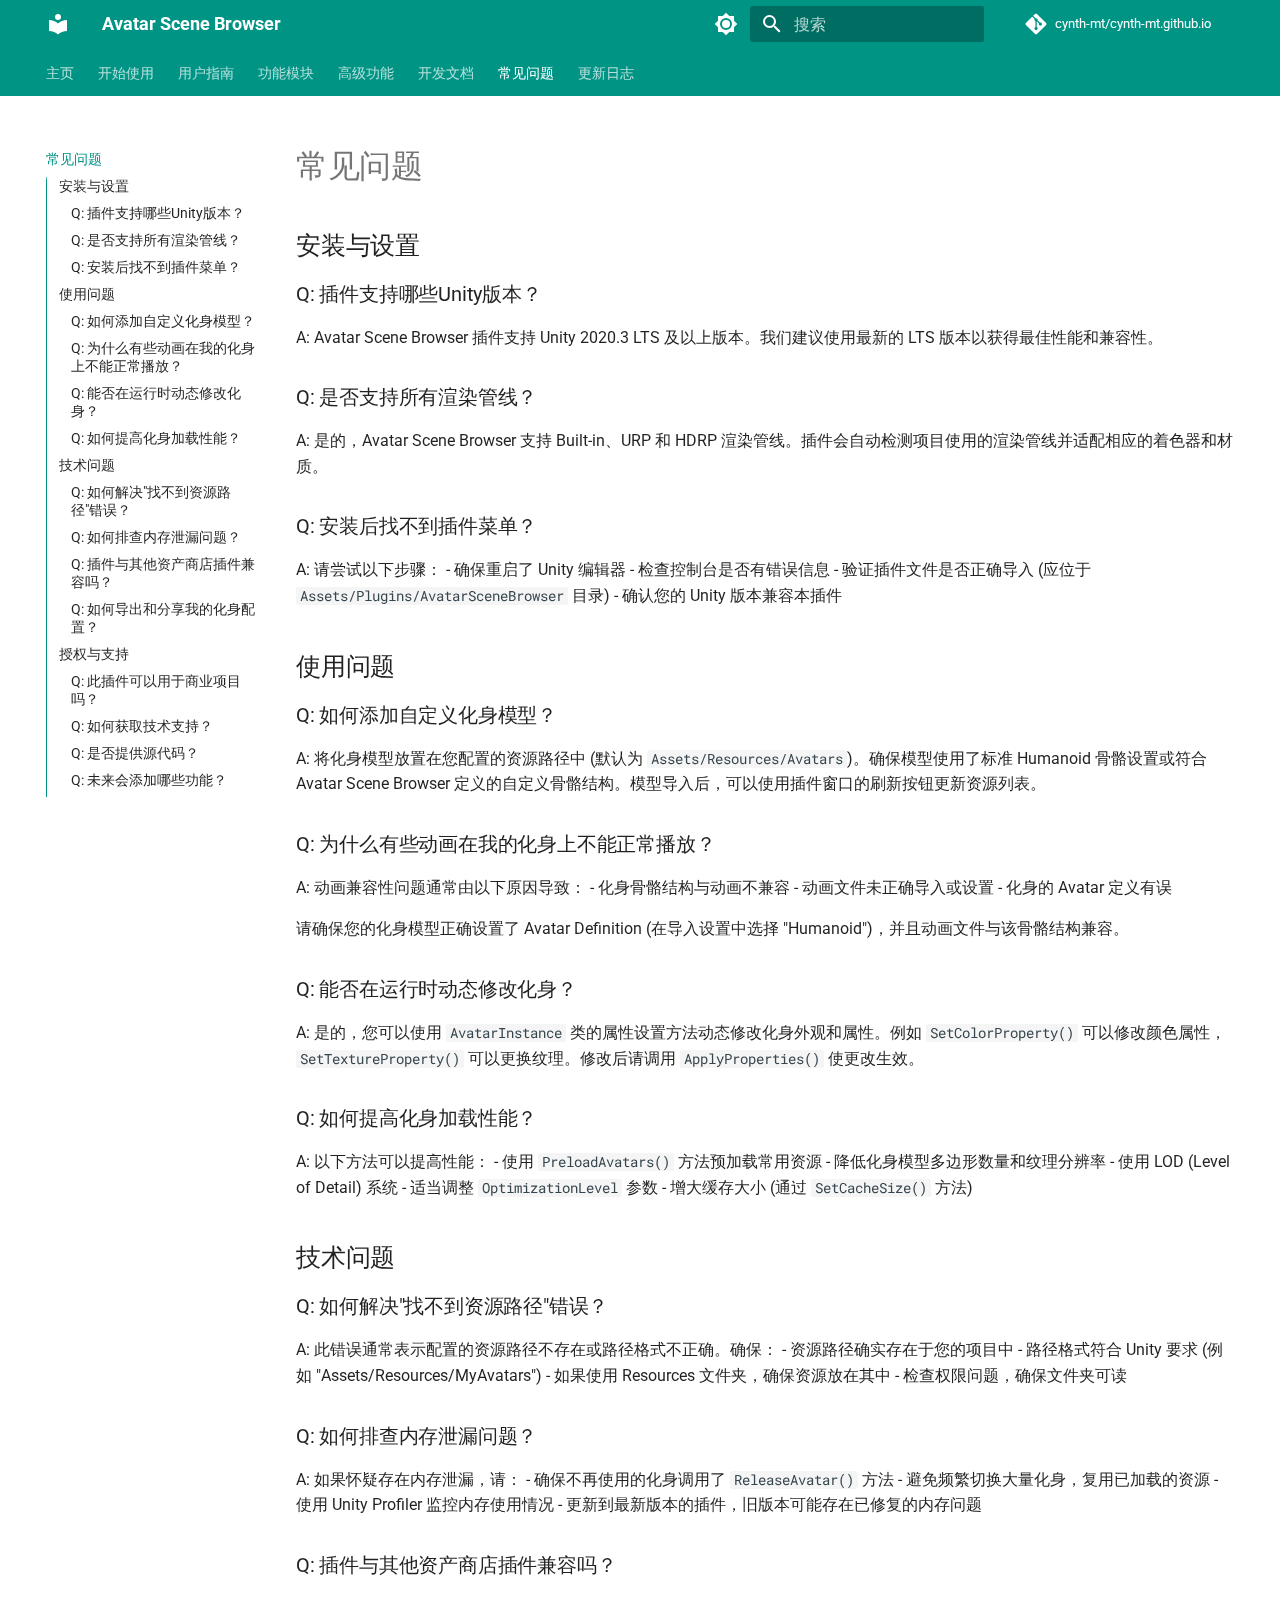
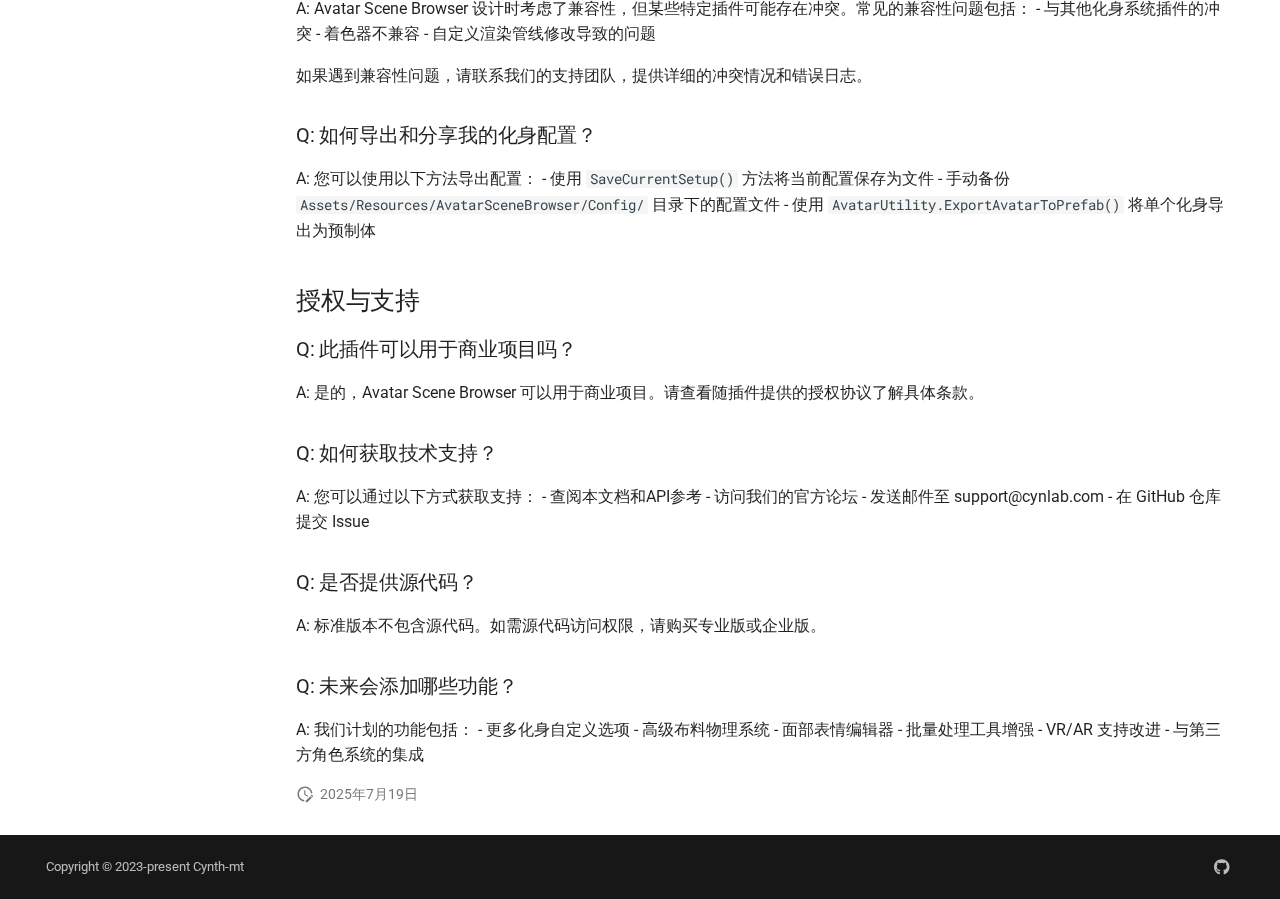
<file: AvatarSceneBrowser/site/faq/index.html>
<!doctype html>
<html lang="zh" class="no-js">
  <head>
    
      <meta charset="utf-8">
      <meta name="viewport" content="width=device-width,initial-scale=1">
      
        <meta name="description" content="Unity化身场景管理插件文档">
      
      
        <meta name="author" content="Cynth-mt">
      
      
        <link rel="canonical" href="https://cynth-mt.github.io/AvatarSceneBrowser/faq/">
      
      
        <link rel="prev" href="../runtime-api/">
      
      
      
      <link rel="icon" href="../assets/images/favicon.png">
      <meta name="generator" content="mkdocs-1.6.1, mkdocs-material-9.6.15">
    
    
      
        <title>常见问题 - Avatar Scene Browser</title>
      
    
    
      <link rel="stylesheet" href="../assets/stylesheets/main.342714a4.min.css">
      
        
        <link rel="stylesheet" href="../assets/stylesheets/palette.06af60db.min.css">
      
      


    
    
      
    
    
      
        
        
        <link rel="preconnect" href="https://fonts.gstatic.com" crossorigin>
        <link rel="stylesheet" href="https://fonts.googleapis.com/css?family=Roboto:300,300i,400,400i,700,700i%7CRoboto+Mono:400,400i,700,700i&display=fallback">
        <style>:root{--md-text-font:"Roboto";--md-code-font:"Roboto Mono"}</style>
      
    
    
    <script>__md_scope=new URL("..",location),__md_hash=e=>[...e].reduce(((e,_)=>(e<<5)-e+_.charCodeAt(0)),0),__md_get=(e,_=localStorage,t=__md_scope)=>JSON.parse(_.getItem(t.pathname+"."+e)),__md_set=(e,_,t=localStorage,a=__md_scope)=>{try{t.setItem(a.pathname+"."+e,JSON.stringify(_))}catch(e){}}</script>
    
      

    
    
    
  </head>
  
  
    
    
      
    
    
    
    
    <body dir="ltr" data-md-color-scheme="default" data-md-color-primary="teal" data-md-color-accent="teal">
  
    
    <input class="md-toggle" data-md-toggle="drawer" type="checkbox" id="__drawer" autocomplete="off">
    <input class="md-toggle" data-md-toggle="search" type="checkbox" id="__search" autocomplete="off">
    <label class="md-overlay" for="__drawer"></label>
    <div data-md-component="skip">
      
        
        <a href="#_1" class="md-skip">
          跳转至
        </a>
      
    </div>
    <div data-md-component="announce">
      
    </div>
    
    
      

<header class="md-header" data-md-component="header">
  <nav class="md-header__inner md-grid" aria-label="页眉">
    <a href=".." title="Avatar Scene Browser" class="md-header__button md-logo" aria-label="Avatar Scene Browser" data-md-component="logo">
      
  
  <svg xmlns="http://www.w3.org/2000/svg" viewBox="0 0 24 24"><path d="M12 8a3 3 0 0 0 3-3 3 3 0 0 0-3-3 3 3 0 0 0-3 3 3 3 0 0 0 3 3m0 3.54C9.64 9.35 6.5 8 3 8v11c3.5 0 6.64 1.35 9 3.54 2.36-2.19 5.5-3.54 9-3.54V8c-3.5 0-6.64 1.35-9 3.54"/></svg>

    </a>
    <label class="md-header__button md-icon" for="__drawer">
      
      <svg xmlns="http://www.w3.org/2000/svg" viewBox="0 0 24 24"><path d="M3 6h18v2H3zm0 5h18v2H3zm0 5h18v2H3z"/></svg>
    </label>
    <div class="md-header__title" data-md-component="header-title">
      <div class="md-header__ellipsis">
        <div class="md-header__topic">
          <span class="md-ellipsis">
            Avatar Scene Browser
          </span>
        </div>
        <div class="md-header__topic" data-md-component="header-topic">
          <span class="md-ellipsis">
            
              常见问题
            
          </span>
        </div>
      </div>
    </div>
    
      
        <form class="md-header__option" data-md-component="palette">
  
    
    
    
    <input class="md-option" data-md-color-media="" data-md-color-scheme="default" data-md-color-primary="teal" data-md-color-accent="teal"  aria-label="切换到暗色模式"  type="radio" name="__palette" id="__palette_0">
    
      <label class="md-header__button md-icon" title="切换到暗色模式" for="__palette_1" hidden>
        <svg xmlns="http://www.w3.org/2000/svg" viewBox="0 0 24 24"><path d="M12 8a4 4 0 0 0-4 4 4 4 0 0 0 4 4 4 4 0 0 0 4-4 4 4 0 0 0-4-4m0 10a6 6 0 0 1-6-6 6 6 0 0 1 6-6 6 6 0 0 1 6 6 6 6 0 0 1-6 6m8-9.31V4h-4.69L12 .69 8.69 4H4v4.69L.69 12 4 15.31V20h4.69L12 23.31 15.31 20H20v-4.69L23.31 12z"/></svg>
      </label>
    
  
    
    
    
    <input class="md-option" data-md-color-media="" data-md-color-scheme="slate" data-md-color-primary="teal" data-md-color-accent="teal"  aria-label="切换到亮色模式"  type="radio" name="__palette" id="__palette_1">
    
      <label class="md-header__button md-icon" title="切换到亮色模式" for="__palette_0" hidden>
        <svg xmlns="http://www.w3.org/2000/svg" viewBox="0 0 24 24"><path d="M12 18c-.89 0-1.74-.2-2.5-.55C11.56 16.5 13 14.42 13 12s-1.44-4.5-3.5-5.45C10.26 6.2 11.11 6 12 6a6 6 0 0 1 6 6 6 6 0 0 1-6 6m8-9.31V4h-4.69L12 .69 8.69 4H4v4.69L.69 12 4 15.31V20h4.69L12 23.31 15.31 20H20v-4.69L23.31 12z"/></svg>
      </label>
    
  
</form>
      
    
    
      <script>var palette=__md_get("__palette");if(palette&&palette.color){if("(prefers-color-scheme)"===palette.color.media){var media=matchMedia("(prefers-color-scheme: light)"),input=document.querySelector(media.matches?"[data-md-color-media='(prefers-color-scheme: light)']":"[data-md-color-media='(prefers-color-scheme: dark)']");palette.color.media=input.getAttribute("data-md-color-media"),palette.color.scheme=input.getAttribute("data-md-color-scheme"),palette.color.primary=input.getAttribute("data-md-color-primary"),palette.color.accent=input.getAttribute("data-md-color-accent")}for(var[key,value]of Object.entries(palette.color))document.body.setAttribute("data-md-color-"+key,value)}</script>
    
    
    
      
      
        <label class="md-header__button md-icon" for="__search">
          
          <svg xmlns="http://www.w3.org/2000/svg" viewBox="0 0 24 24"><path d="M9.5 3A6.5 6.5 0 0 1 16 9.5c0 1.61-.59 3.09-1.56 4.23l.27.27h.79l5 5-1.5 1.5-5-5v-.79l-.27-.27A6.52 6.52 0 0 1 9.5 16 6.5 6.5 0 0 1 3 9.5 6.5 6.5 0 0 1 9.5 3m0 2C7 5 5 7 5 9.5S7 14 9.5 14 14 12 14 9.5 12 5 9.5 5"/></svg>
        </label>
        <div class="md-search" data-md-component="search" role="dialog">
  <label class="md-search__overlay" for="__search"></label>
  <div class="md-search__inner" role="search">
    <form class="md-search__form" name="search">
      <input type="text" class="md-search__input" name="query" aria-label="搜索" placeholder="搜索" autocapitalize="off" autocorrect="off" autocomplete="off" spellcheck="false" data-md-component="search-query" required>
      <label class="md-search__icon md-icon" for="__search">
        
        <svg xmlns="http://www.w3.org/2000/svg" viewBox="0 0 24 24"><path d="M9.5 3A6.5 6.5 0 0 1 16 9.5c0 1.61-.59 3.09-1.56 4.23l.27.27h.79l5 5-1.5 1.5-5-5v-.79l-.27-.27A6.52 6.52 0 0 1 9.5 16 6.5 6.5 0 0 1 3 9.5 6.5 6.5 0 0 1 9.5 3m0 2C7 5 5 7 5 9.5S7 14 9.5 14 14 12 14 9.5 12 5 9.5 5"/></svg>
        
        <svg xmlns="http://www.w3.org/2000/svg" viewBox="0 0 24 24"><path d="M20 11v2H8l5.5 5.5-1.42 1.42L4.16 12l7.92-7.92L13.5 5.5 8 11z"/></svg>
      </label>
      <nav class="md-search__options" aria-label="查找">
        
          <a href="javascript:void(0)" class="md-search__icon md-icon" title="分享" aria-label="分享" data-clipboard data-clipboard-text="" data-md-component="search-share" tabindex="-1">
            
            <svg xmlns="http://www.w3.org/2000/svg" viewBox="0 0 24 24"><path d="M18 16.08c-.76 0-1.44.3-1.96.77L8.91 12.7c.05-.23.09-.46.09-.7s-.04-.47-.09-.7l7.05-4.11c.54.5 1.25.81 2.04.81a3 3 0 0 0 3-3 3 3 0 0 0-3-3 3 3 0 0 0-3 3c0 .24.04.47.09.7L8.04 9.81C7.5 9.31 6.79 9 6 9a3 3 0 0 0-3 3 3 3 0 0 0 3 3c.79 0 1.5-.31 2.04-.81l7.12 4.15c-.05.21-.08.43-.08.66 0 1.61 1.31 2.91 2.92 2.91s2.92-1.3 2.92-2.91A2.92 2.92 0 0 0 18 16.08"/></svg>
          </a>
        
        <button type="reset" class="md-search__icon md-icon" title="清空当前内容" aria-label="清空当前内容" tabindex="-1">
          
          <svg xmlns="http://www.w3.org/2000/svg" viewBox="0 0 24 24"><path d="M19 6.41 17.59 5 12 10.59 6.41 5 5 6.41 10.59 12 5 17.59 6.41 19 12 13.41 17.59 19 19 17.59 13.41 12z"/></svg>
        </button>
      </nav>
      
    </form>
    <div class="md-search__output">
      <div class="md-search__scrollwrap" tabindex="0" data-md-scrollfix>
        <div class="md-search-result" data-md-component="search-result">
          <div class="md-search-result__meta">
            正在初始化搜索引擎
          </div>
          <ol class="md-search-result__list" role="presentation"></ol>
        </div>
      </div>
    </div>
  </div>
</div>
      
    
    
      <div class="md-header__source">
        <a href="https://github.com/cynth-mt/cynth-mt.github.io" title="前往仓库" class="md-source" data-md-component="source">
  <div class="md-source__icon md-icon">
    
    <svg xmlns="http://www.w3.org/2000/svg" viewBox="0 0 448 512"><!--! Font Awesome Free 6.7.2 by @fontawesome - https://fontawesome.com License - https://fontawesome.com/license/free (Icons: CC BY 4.0, Fonts: SIL OFL 1.1, Code: MIT License) Copyright 2024 Fonticons, Inc.--><path d="M439.55 236.05 244 40.45a28.87 28.87 0 0 0-40.81 0l-40.66 40.63 51.52 51.52c27.06-9.14 52.68 16.77 43.39 43.68l49.66 49.66c34.23-11.8 61.18 31 35.47 56.69-26.49 26.49-70.21-2.87-56-37.34L240.22 199v121.85c25.3 12.54 22.26 41.85 9.08 55a34.34 34.34 0 0 1-48.55 0c-17.57-17.6-11.07-46.91 11.25-56v-123c-20.8-8.51-24.6-30.74-18.64-45L142.57 101 8.45 235.14a28.86 28.86 0 0 0 0 40.81l195.61 195.6a28.86 28.86 0 0 0 40.8 0l194.69-194.69a28.86 28.86 0 0 0 0-40.81"/></svg>
  </div>
  <div class="md-source__repository">
    cynth-mt/cynth-mt.github.io
  </div>
</a>
      </div>
    
  </nav>
  
</header>
    
    <div class="md-container" data-md-component="container">
      
      
        
          
            
<nav class="md-tabs" aria-label="标签" data-md-component="tabs">
  <div class="md-grid">
    <ul class="md-tabs__list">
      
        
  
  
  
  
    <li class="md-tabs__item">
      <a href=".." class="md-tabs__link">
        
  
  
    
  
  主页

      </a>
    </li>
  

      
        
  
  
  
  
    <li class="md-tabs__item">
      <a href="../getting-started/" class="md-tabs__link">
        
  
  
    
  
  开始使用

      </a>
    </li>
  

      
        
  
  
  
  
    
    
      <li class="md-tabs__item">
        <a href="../installation/" class="md-tabs__link">
          
  
  
  用户指南

        </a>
      </li>
    
  

      
        
  
  
  
  
    
    
      <li class="md-tabs__item">
        <a href="../avatar-management.md" class="md-tabs__link">
          
  
  
  功能模块

        </a>
      </li>
    
  

      
        
  
  
  
  
    
    
      <li class="md-tabs__item">
        <a href="../extension-development.md" class="md-tabs__link">
          
  
  
  高级功能

        </a>
      </li>
    
  

      
        
  
  
  
  
    
    
      <li class="md-tabs__item">
        <a href="../api-reference.md" class="md-tabs__link">
          
  
  
  开发文档

        </a>
      </li>
    
  

      
        
  
  
  
    
  
  
    <li class="md-tabs__item md-tabs__item--active">
      <a href="./" class="md-tabs__link">
        
  
  
    
  
  常见问题

      </a>
    </li>
  

      
        
  
  
  
  
    <li class="md-tabs__item">
      <a href="../changelog.md" class="md-tabs__link">
        
  
  
    
  
  更新日志

      </a>
    </li>
  

      
    </ul>
  </div>
</nav>
          
        
      
      <main class="md-main" data-md-component="main">
        <div class="md-main__inner md-grid">
          
            
              
              <div class="md-sidebar md-sidebar--primary" data-md-component="sidebar" data-md-type="navigation" >
                <div class="md-sidebar__scrollwrap">
                  <div class="md-sidebar__inner">
                    


  


  

<nav class="md-nav md-nav--primary md-nav--lifted md-nav--integrated" aria-label="导航栏" data-md-level="0">
  <label class="md-nav__title" for="__drawer">
    <a href=".." title="Avatar Scene Browser" class="md-nav__button md-logo" aria-label="Avatar Scene Browser" data-md-component="logo">
      
  
  <svg xmlns="http://www.w3.org/2000/svg" viewBox="0 0 24 24"><path d="M12 8a3 3 0 0 0 3-3 3 3 0 0 0-3-3 3 3 0 0 0-3 3 3 3 0 0 0 3 3m0 3.54C9.64 9.35 6.5 8 3 8v11c3.5 0 6.64 1.35 9 3.54 2.36-2.19 5.5-3.54 9-3.54V8c-3.5 0-6.64 1.35-9 3.54"/></svg>

    </a>
    Avatar Scene Browser
  </label>
  
    <div class="md-nav__source">
      <a href="https://github.com/cynth-mt/cynth-mt.github.io" title="前往仓库" class="md-source" data-md-component="source">
  <div class="md-source__icon md-icon">
    
    <svg xmlns="http://www.w3.org/2000/svg" viewBox="0 0 448 512"><!--! Font Awesome Free 6.7.2 by @fontawesome - https://fontawesome.com License - https://fontawesome.com/license/free (Icons: CC BY 4.0, Fonts: SIL OFL 1.1, Code: MIT License) Copyright 2024 Fonticons, Inc.--><path d="M439.55 236.05 244 40.45a28.87 28.87 0 0 0-40.81 0l-40.66 40.63 51.52 51.52c27.06-9.14 52.68 16.77 43.39 43.68l49.66 49.66c34.23-11.8 61.18 31 35.47 56.69-26.49 26.49-70.21-2.87-56-37.34L240.22 199v121.85c25.3 12.54 22.26 41.85 9.08 55a34.34 34.34 0 0 1-48.55 0c-17.57-17.6-11.07-46.91 11.25-56v-123c-20.8-8.51-24.6-30.74-18.64-45L142.57 101 8.45 235.14a28.86 28.86 0 0 0 0 40.81l195.61 195.6a28.86 28.86 0 0 0 40.8 0l194.69-194.69a28.86 28.86 0 0 0 0-40.81"/></svg>
  </div>
  <div class="md-source__repository">
    cynth-mt/cynth-mt.github.io
  </div>
</a>
    </div>
  
  <ul class="md-nav__list" data-md-scrollfix>
    
      
      
  
  
  
  
    <li class="md-nav__item">
      <a href=".." class="md-nav__link">
        
  
  
  <span class="md-ellipsis">
    主页
    
  </span>
  

      </a>
    </li>
  

    
      
      
  
  
  
  
    <li class="md-nav__item">
      <a href="../getting-started/" class="md-nav__link">
        
  
  
  <span class="md-ellipsis">
    开始使用
    
  </span>
  

      </a>
    </li>
  

    
      
      
  
  
  
  
    
    
    
    
      
      
        
      
    
    
    <li class="md-nav__item md-nav__item--nested">
      
        
        
          
        
        <input class="md-nav__toggle md-toggle md-toggle--indeterminate" type="checkbox" id="__nav_3" >
        
          
          <label class="md-nav__link" for="__nav_3" id="__nav_3_label" tabindex="0">
            
  
  
  <span class="md-ellipsis">
    用户指南
    
  </span>
  

            <span class="md-nav__icon md-icon"></span>
          </label>
        
        <nav class="md-nav" data-md-level="1" aria-labelledby="__nav_3_label" aria-expanded="false">
          <label class="md-nav__title" for="__nav_3">
            <span class="md-nav__icon md-icon"></span>
            用户指南
          </label>
          <ul class="md-nav__list" data-md-scrollfix>
            
              
                
  
  
  
  
    <li class="md-nav__item">
      <a href="../installation/" class="md-nav__link">
        
  
  
  <span class="md-ellipsis">
    安装指南
    
  </span>
  

      </a>
    </li>
  

              
            
              
                
  
  
  
  
    <li class="md-nav__item">
      <a href="../configuration/" class="md-nav__link">
        
  
  
  <span class="md-ellipsis">
    基本配置
    
  </span>
  

      </a>
    </li>
  

              
            
              
                
  
  
  
  
    <li class="md-nav__item">
      <a href="../usage/" class="md-nav__link">
        
  
  
  <span class="md-ellipsis">
    使用方法
    
  </span>
  

      </a>
    </li>
  

              
            
          </ul>
        </nav>
      
    </li>
  

    
      
      
  
  
  
  
    
    
    
    
      
      
        
      
    
    
    <li class="md-nav__item md-nav__item--nested">
      
        
        
          
        
        <input class="md-nav__toggle md-toggle md-toggle--indeterminate" type="checkbox" id="__nav_4" >
        
          
          <label class="md-nav__link" for="__nav_4" id="__nav_4_label" tabindex="0">
            
  
  
  <span class="md-ellipsis">
    功能模块
    
  </span>
  

            <span class="md-nav__icon md-icon"></span>
          </label>
        
        <nav class="md-nav" data-md-level="1" aria-labelledby="__nav_4_label" aria-expanded="false">
          <label class="md-nav__title" for="__nav_4">
            <span class="md-nav__icon md-icon"></span>
            功能模块
          </label>
          <ul class="md-nav__list" data-md-scrollfix>
            
              
                
  
  
  
  
    <li class="md-nav__item">
      <a href="../avatar-management.md" class="md-nav__link">
        
  
  
  <span class="md-ellipsis">
    化身管理
    
  </span>
  

      </a>
    </li>
  

              
            
              
                
  
  
  
  
    <li class="md-nav__item">
      <a href="../scene-browsing/" class="md-nav__link">
        
  
  
  <span class="md-ellipsis">
    场景浏览
    
  </span>
  

      </a>
    </li>
  

              
            
              
                
  
  
  
  
    <li class="md-nav__item">
      <a href="../runtime-api/" class="md-nav__link">
        
  
  
  <span class="md-ellipsis">
    运行时API
    
  </span>
  

      </a>
    </li>
  

              
            
          </ul>
        </nav>
      
    </li>
  

    
      
      
  
  
  
  
    
    
    
    
      
      
        
      
    
    
    <li class="md-nav__item md-nav__item--nested">
      
        
        
          
        
        <input class="md-nav__toggle md-toggle md-toggle--indeterminate" type="checkbox" id="__nav_5" >
        
          
          <label class="md-nav__link" for="__nav_5" id="__nav_5_label" tabindex="0">
            
  
  
  <span class="md-ellipsis">
    高级功能
    
  </span>
  

            <span class="md-nav__icon md-icon"></span>
          </label>
        
        <nav class="md-nav" data-md-level="1" aria-labelledby="__nav_5_label" aria-expanded="false">
          <label class="md-nav__title" for="__nav_5">
            <span class="md-nav__icon md-icon"></span>
            高级功能
          </label>
          <ul class="md-nav__list" data-md-scrollfix>
            
              
                
  
  
  
  
    <li class="md-nav__item">
      <a href="../extension-development.md" class="md-nav__link">
        
  
  
  <span class="md-ellipsis">
    扩展开发
    
  </span>
  

      </a>
    </li>
  

              
            
              
                
  
  
  
  
    <li class="md-nav__item">
      <a href="../performance.md" class="md-nav__link">
        
  
  
  <span class="md-ellipsis">
    性能优化
    
  </span>
  

      </a>
    </li>
  

              
            
              
                
  
  
  
  
    <li class="md-nav__item">
      <a href="../integration.md" class="md-nav__link">
        
  
  
  <span class="md-ellipsis">
    集成第三方资源
    
  </span>
  

      </a>
    </li>
  

              
            
          </ul>
        </nav>
      
    </li>
  

    
      
      
  
  
  
  
    
    
    
    
      
      
        
      
    
    
    <li class="md-nav__item md-nav__item--nested">
      
        
        
          
        
        <input class="md-nav__toggle md-toggle md-toggle--indeterminate" type="checkbox" id="__nav_6" >
        
          
          <label class="md-nav__link" for="__nav_6" id="__nav_6_label" tabindex="0">
            
  
  
  <span class="md-ellipsis">
    开发文档
    
  </span>
  

            <span class="md-nav__icon md-icon"></span>
          </label>
        
        <nav class="md-nav" data-md-level="1" aria-labelledby="__nav_6_label" aria-expanded="false">
          <label class="md-nav__title" for="__nav_6">
            <span class="md-nav__icon md-icon"></span>
            开发文档
          </label>
          <ul class="md-nav__list" data-md-scrollfix>
            
              
                
  
  
  
  
    <li class="md-nav__item">
      <a href="../api-reference.md" class="md-nav__link">
        
  
  
  <span class="md-ellipsis">
    API参考
    
  </span>
  

      </a>
    </li>
  

              
            
              
                
  
  
  
  
    <li class="md-nav__item">
      <a href="../examples.md" class="md-nav__link">
        
  
  
  <span class="md-ellipsis">
    示例代码
    
  </span>
  

      </a>
    </li>
  

              
            
              
                
  
  
  
  
    <li class="md-nav__item">
      <a href="../unit-testing.md" class="md-nav__link">
        
  
  
  <span class="md-ellipsis">
    单元测试
    
  </span>
  

      </a>
    </li>
  

              
            
          </ul>
        </nav>
      
    </li>
  

    
      
      
  
  
    
  
  
  
    <li class="md-nav__item md-nav__item--active">
      
      <input class="md-nav__toggle md-toggle" type="checkbox" id="__toc">
      
      
        
      
      
        <label class="md-nav__link md-nav__link--active" for="__toc">
          
  
  
  <span class="md-ellipsis">
    常见问题
    
  </span>
  

          <span class="md-nav__icon md-icon"></span>
        </label>
      
      <a href="./" class="md-nav__link md-nav__link--active">
        
  
  
  <span class="md-ellipsis">
    常见问题
    
  </span>
  

      </a>
      
        

<nav class="md-nav md-nav--secondary" aria-label="目录">
  
  
  
    
  
  
    <label class="md-nav__title" for="__toc">
      <span class="md-nav__icon md-icon"></span>
      目录
    </label>
    <ul class="md-nav__list" data-md-component="toc" data-md-scrollfix>
      
        <li class="md-nav__item">
  <a href="#_2" class="md-nav__link">
    <span class="md-ellipsis">
      安装与设置
    </span>
  </a>
  
    <nav class="md-nav" aria-label="安装与设置">
      <ul class="md-nav__list">
        
          <li class="md-nav__item">
  <a href="#q-unity" class="md-nav__link">
    <span class="md-ellipsis">
      Q: 插件支持哪些Unity版本？
    </span>
  </a>
  
</li>
        
          <li class="md-nav__item">
  <a href="#q" class="md-nav__link">
    <span class="md-ellipsis">
      Q: 是否支持所有渲染管线？
    </span>
  </a>
  
</li>
        
          <li class="md-nav__item">
  <a href="#q_1" class="md-nav__link">
    <span class="md-ellipsis">
      Q: 安装后找不到插件菜单？
    </span>
  </a>
  
</li>
        
      </ul>
    </nav>
  
</li>
      
        <li class="md-nav__item">
  <a href="#_3" class="md-nav__link">
    <span class="md-ellipsis">
      使用问题
    </span>
  </a>
  
    <nav class="md-nav" aria-label="使用问题">
      <ul class="md-nav__list">
        
          <li class="md-nav__item">
  <a href="#q_2" class="md-nav__link">
    <span class="md-ellipsis">
      Q: 如何添加自定义化身模型？
    </span>
  </a>
  
</li>
        
          <li class="md-nav__item">
  <a href="#q_3" class="md-nav__link">
    <span class="md-ellipsis">
      Q: 为什么有些动画在我的化身上不能正常播放？
    </span>
  </a>
  
</li>
        
          <li class="md-nav__item">
  <a href="#q_4" class="md-nav__link">
    <span class="md-ellipsis">
      Q: 能否在运行时动态修改化身？
    </span>
  </a>
  
</li>
        
          <li class="md-nav__item">
  <a href="#q_5" class="md-nav__link">
    <span class="md-ellipsis">
      Q: 如何提高化身加载性能？
    </span>
  </a>
  
</li>
        
      </ul>
    </nav>
  
</li>
      
        <li class="md-nav__item">
  <a href="#_4" class="md-nav__link">
    <span class="md-ellipsis">
      技术问题
    </span>
  </a>
  
    <nav class="md-nav" aria-label="技术问题">
      <ul class="md-nav__list">
        
          <li class="md-nav__item">
  <a href="#q_6" class="md-nav__link">
    <span class="md-ellipsis">
      Q: 如何解决"找不到资源路径"错误？
    </span>
  </a>
  
</li>
        
          <li class="md-nav__item">
  <a href="#q_7" class="md-nav__link">
    <span class="md-ellipsis">
      Q: 如何排查内存泄漏问题？
    </span>
  </a>
  
</li>
        
          <li class="md-nav__item">
  <a href="#q_8" class="md-nav__link">
    <span class="md-ellipsis">
      Q: 插件与其他资产商店插件兼容吗？
    </span>
  </a>
  
</li>
        
          <li class="md-nav__item">
  <a href="#q_9" class="md-nav__link">
    <span class="md-ellipsis">
      Q: 如何导出和分享我的化身配置？
    </span>
  </a>
  
</li>
        
      </ul>
    </nav>
  
</li>
      
        <li class="md-nav__item">
  <a href="#_5" class="md-nav__link">
    <span class="md-ellipsis">
      授权与支持
    </span>
  </a>
  
    <nav class="md-nav" aria-label="授权与支持">
      <ul class="md-nav__list">
        
          <li class="md-nav__item">
  <a href="#q_10" class="md-nav__link">
    <span class="md-ellipsis">
      Q: 此插件可以用于商业项目吗？
    </span>
  </a>
  
</li>
        
          <li class="md-nav__item">
  <a href="#q_11" class="md-nav__link">
    <span class="md-ellipsis">
      Q: 如何获取技术支持？
    </span>
  </a>
  
</li>
        
          <li class="md-nav__item">
  <a href="#q_12" class="md-nav__link">
    <span class="md-ellipsis">
      Q: 是否提供源代码？
    </span>
  </a>
  
</li>
        
          <li class="md-nav__item">
  <a href="#q_13" class="md-nav__link">
    <span class="md-ellipsis">
      Q: 未来会添加哪些功能？
    </span>
  </a>
  
</li>
        
      </ul>
    </nav>
  
</li>
      
    </ul>
  
</nav>
      
    </li>
  

    
      
      
  
  
  
  
    <li class="md-nav__item">
      <a href="../changelog.md" class="md-nav__link">
        
  
  
  <span class="md-ellipsis">
    更新日志
    
  </span>
  

      </a>
    </li>
  

    
  </ul>
</nav>
                  </div>
                </div>
              </div>
            
            
          
          
            <div class="md-content" data-md-component="content">
              <article class="md-content__inner md-typeset">
                
                  


  
  


<h1 id="_1">常见问题<a class="headerlink" href="#_1" title="Permanent link">&para;</a></h1>
<h2 id="_2">安装与设置<a class="headerlink" href="#_2" title="Permanent link">&para;</a></h2>
<h3 id="q-unity">Q: 插件支持哪些Unity版本？<a class="headerlink" href="#q-unity" title="Permanent link">&para;</a></h3>
<p>A: Avatar Scene Browser 插件支持 Unity 2020.3 LTS 及以上版本。我们建议使用最新的 LTS 版本以获得最佳性能和兼容性。</p>
<h3 id="q">Q: 是否支持所有渲染管线？<a class="headerlink" href="#q" title="Permanent link">&para;</a></h3>
<p>A: 是的，Avatar Scene Browser 支持 Built-in、URP 和 HDRP 渲染管线。插件会自动检测项目使用的渲染管线并适配相应的着色器和材质。</p>
<h3 id="q_1">Q: 安装后找不到插件菜单？<a class="headerlink" href="#q_1" title="Permanent link">&para;</a></h3>
<p>A: 请尝试以下步骤：
- 确保重启了 Unity 编辑器
- 检查控制台是否有错误信息
- 验证插件文件是否正确导入 (应位于 <code>Assets/Plugins/AvatarSceneBrowser</code> 目录)
- 确认您的 Unity 版本兼容本插件</p>
<h2 id="_3">使用问题<a class="headerlink" href="#_3" title="Permanent link">&para;</a></h2>
<h3 id="q_2">Q: 如何添加自定义化身模型？<a class="headerlink" href="#q_2" title="Permanent link">&para;</a></h3>
<p>A: 将化身模型放置在您配置的资源路径中 (默认为 <code>Assets/Resources/Avatars</code>)。确保模型使用了标准 Humanoid 骨骼设置或符合 Avatar Scene Browser 定义的自定义骨骼结构。模型导入后，可以使用插件窗口的刷新按钮更新资源列表。</p>
<h3 id="q_3">Q: 为什么有些动画在我的化身上不能正常播放？<a class="headerlink" href="#q_3" title="Permanent link">&para;</a></h3>
<p>A: 动画兼容性问题通常由以下原因导致：
- 化身骨骼结构与动画不兼容
- 动画文件未正确导入或设置
- 化身的 Avatar 定义有误</p>
<p>请确保您的化身模型正确设置了 Avatar Definition (在导入设置中选择 "Humanoid")，并且动画文件与该骨骼结构兼容。</p>
<h3 id="q_4">Q: 能否在运行时动态修改化身？<a class="headerlink" href="#q_4" title="Permanent link">&para;</a></h3>
<p>A: 是的，您可以使用 <code>AvatarInstance</code> 类的属性设置方法动态修改化身外观和属性。例如 <code>SetColorProperty()</code> 可以修改颜色属性，<code>SetTextureProperty()</code> 可以更换纹理。修改后请调用 <code>ApplyProperties()</code> 使更改生效。</p>
<h3 id="q_5">Q: 如何提高化身加载性能？<a class="headerlink" href="#q_5" title="Permanent link">&para;</a></h3>
<p>A: 以下方法可以提高性能：
- 使用 <code>PreloadAvatars()</code> 方法预加载常用资源
- 降低化身模型多边形数量和纹理分辨率
- 使用 LOD (Level of Detail) 系统
- 适当调整 <code>OptimizationLevel</code> 参数
- 增大缓存大小 (通过 <code>SetCacheSize()</code> 方法)</p>
<h2 id="_4">技术问题<a class="headerlink" href="#_4" title="Permanent link">&para;</a></h2>
<h3 id="q_6">Q: 如何解决"找不到资源路径"错误？<a class="headerlink" href="#q_6" title="Permanent link">&para;</a></h3>
<p>A: 此错误通常表示配置的资源路径不存在或路径格式不正确。确保：
- 资源路径确实存在于您的项目中
- 路径格式符合 Unity 要求 (例如 "Assets/Resources/MyAvatars")
- 如果使用 Resources 文件夹，确保资源放在其中
- 检查权限问题，确保文件夹可读</p>
<h3 id="q_7">Q: 如何排查内存泄漏问题？<a class="headerlink" href="#q_7" title="Permanent link">&para;</a></h3>
<p>A: 如果怀疑存在内存泄漏，请：
- 确保不再使用的化身调用了 <code>ReleaseAvatar()</code> 方法
- 避免频繁切换大量化身，复用已加载的资源
- 使用 Unity Profiler 监控内存使用情况
- 更新到最新版本的插件，旧版本可能存在已修复的内存问题</p>
<h3 id="q_8">Q: 插件与其他资产商店插件兼容吗？<a class="headerlink" href="#q_8" title="Permanent link">&para;</a></h3>
<p>A: Avatar Scene Browser 设计时考虑了兼容性，但某些特定插件可能存在冲突。常见的兼容性问题包括：
- 与其他化身系统插件的冲突
- 着色器不兼容
- 自定义渲染管线修改导致的问题</p>
<p>如果遇到兼容性问题，请联系我们的支持团队，提供详细的冲突情况和错误日志。</p>
<h3 id="q_9">Q: 如何导出和分享我的化身配置？<a class="headerlink" href="#q_9" title="Permanent link">&para;</a></h3>
<p>A: 您可以使用以下方法导出配置：
- 使用 <code>SaveCurrentSetup()</code> 方法将当前配置保存为文件
- 手动备份 <code>Assets/Resources/AvatarSceneBrowser/Config/</code> 目录下的配置文件
- 使用 <code>AvatarUtility.ExportAvatarToPrefab()</code> 将单个化身导出为预制体</p>
<h2 id="_5">授权与支持<a class="headerlink" href="#_5" title="Permanent link">&para;</a></h2>
<h3 id="q_10">Q: 此插件可以用于商业项目吗？<a class="headerlink" href="#q_10" title="Permanent link">&para;</a></h3>
<p>A: 是的，Avatar Scene Browser 可以用于商业项目。请查看随插件提供的授权协议了解具体条款。</p>
<h3 id="q_11">Q: 如何获取技术支持？<a class="headerlink" href="#q_11" title="Permanent link">&para;</a></h3>
<p>A: 您可以通过以下方式获取支持：
- 查阅本文档和API参考
- 访问我们的官方论坛
- 发送邮件至 support@cynlab.com
- 在 GitHub 仓库提交 Issue</p>
<h3 id="q_12">Q: 是否提供源代码？<a class="headerlink" href="#q_12" title="Permanent link">&para;</a></h3>
<p>A: 标准版本不包含源代码。如需源代码访问权限，请购买专业版或企业版。</p>
<h3 id="q_13">Q: 未来会添加哪些功能？<a class="headerlink" href="#q_13" title="Permanent link">&para;</a></h3>
<p>A: 我们计划的功能包括：
- 更多化身自定义选项
- 高级布料物理系统
- 面部表情编辑器
- 批量处理工具增强
- VR/AR 支持改进
- 与第三方角色系统的集成 </p>







  
    
  
  


  <aside class="md-source-file">
    
      
  <span class="md-source-file__fact">
    <span class="md-icon" title="最后更新">
      <svg xmlns="http://www.w3.org/2000/svg" viewBox="0 0 24 24"><path d="M21 13.1c-.1 0-.3.1-.4.2l-1 1 2.1 2.1 1-1c.2-.2.2-.6 0-.8l-1.3-1.3c-.1-.1-.2-.2-.4-.2m-1.9 1.8-6.1 6V23h2.1l6.1-6.1zM12.5 7v5.2l4 2.4-1 1L11 13V7zM11 21.9c-5.1-.5-9-4.8-9-9.9C2 6.5 6.5 2 12 2c5.3 0 9.6 4.1 10 9.3-.3-.1-.6-.2-1-.2s-.7.1-1 .2C19.6 7.2 16.2 4 12 4c-4.4 0-8 3.6-8 8 0 4.1 3.1 7.5 7.1 7.9l-.1.2z"/></svg>
    </span>
    <span class="git-revision-date-localized-plugin git-revision-date-localized-plugin-date" title="2025年7月19日 20:29:34 UTC">2025年7月19日</span>
  </span>

    
    
    
    
  </aside>





                
              </article>
            </div>
          
          
<script>var target=document.getElementById(location.hash.slice(1));target&&target.name&&(target.checked=target.name.startsWith("__tabbed_"))</script>
        </div>
        
          <button type="button" class="md-top md-icon" data-md-component="top" hidden>
  
  <svg xmlns="http://www.w3.org/2000/svg" viewBox="0 0 24 24"><path d="M13 20h-2V8l-5.5 5.5-1.42-1.42L12 4.16l7.92 7.92-1.42 1.42L13 8z"/></svg>
  回到页面顶部
</button>
        
      </main>
      
        <footer class="md-footer">
  
  <div class="md-footer-meta md-typeset">
    <div class="md-footer-meta__inner md-grid">
      <div class="md-copyright">
  
    <div class="md-copyright__highlight">
      Copyright &copy; 2023-present Cynth-mt
    </div>
  
  
</div>
      
        <div class="md-social">
  
    
    
    
    
      
      
    
    <a href="https://github.com/cynth-mt" target="_blank" rel="noopener" title="github.com" class="md-social__link">
      <svg xmlns="http://www.w3.org/2000/svg" viewBox="0 0 496 512"><!--! Font Awesome Free 6.7.2 by @fontawesome - https://fontawesome.com License - https://fontawesome.com/license/free (Icons: CC BY 4.0, Fonts: SIL OFL 1.1, Code: MIT License) Copyright 2024 Fonticons, Inc.--><path d="M165.9 397.4c0 2-2.3 3.6-5.2 3.6-3.3.3-5.6-1.3-5.6-3.6 0-2 2.3-3.6 5.2-3.6 3-.3 5.6 1.3 5.6 3.6m-31.1-4.5c-.7 2 1.3 4.3 4.3 4.9 2.6 1 5.6 0 6.2-2s-1.3-4.3-4.3-5.2c-2.6-.7-5.5.3-6.2 2.3m44.2-1.7c-2.9.7-4.9 2.6-4.6 4.9.3 2 2.9 3.3 5.9 2.6 2.9-.7 4.9-2.6 4.6-4.6-.3-1.9-3-3.2-5.9-2.9M244.8 8C106.1 8 0 113.3 0 252c0 110.9 69.8 205.8 169.5 239.2 12.8 2.3 17.3-5.6 17.3-12.1 0-6.2-.3-40.4-.3-61.4 0 0-70 15-84.7-29.8 0 0-11.4-29.1-27.8-36.6 0 0-22.9-15.7 1.6-15.4 0 0 24.9 2 38.6 25.8 21.9 38.6 58.6 27.5 72.9 20.9 2.3-16 8.8-27.1 16-33.7-55.9-6.2-112.3-14.3-112.3-110.5 0-27.5 7.6-41.3 23.6-58.9-2.6-6.5-11.1-33.3 2.6-67.9 20.9-6.5 69 27 69 27 20-5.6 41.5-8.5 62.8-8.5s42.8 2.9 62.8 8.5c0 0 48.1-33.6 69-27 13.7 34.7 5.2 61.4 2.6 67.9 16 17.7 25.8 31.5 25.8 58.9 0 96.5-58.9 104.2-114.8 110.5 9.2 7.9 17 22.9 17 46.4 0 33.7-.3 75.4-.3 83.6 0 6.5 4.6 14.4 17.3 12.1C428.2 457.8 496 362.9 496 252 496 113.3 383.5 8 244.8 8M97.2 352.9c-1.3 1-1 3.3.7 5.2 1.6 1.6 3.9 2.3 5.2 1 1.3-1 1-3.3-.7-5.2-1.6-1.6-3.9-2.3-5.2-1m-10.8-8.1c-.7 1.3.3 2.9 2.3 3.9 1.6 1 3.6.7 4.3-.7.7-1.3-.3-2.9-2.3-3.9-2-.6-3.6-.3-4.3.7m32.4 35.6c-1.6 1.3-1 4.3 1.3 6.2 2.3 2.3 5.2 2.6 6.5 1 1.3-1.3.7-4.3-1.3-6.2-2.2-2.3-5.2-2.6-6.5-1m-11.4-14.7c-1.6 1-1.6 3.6 0 5.9s4.3 3.3 5.6 2.3c1.6-1.3 1.6-3.9 0-6.2-1.4-2.3-4-3.3-5.6-2"/></svg>
    </a>
  
</div>
      
    </div>
  </div>
</footer>
      
    </div>
    <div class="md-dialog" data-md-component="dialog">
      <div class="md-dialog__inner md-typeset"></div>
    </div>
    
    
    
      
      <script id="__config" type="application/json">{"base": "..", "features": ["navigation.tabs", "navigation.sections", "navigation.expand", "navigation.top", "search.highlight", "search.share", "toc.integrate", "content.code.annotate", "content.code.copy"], "search": "../assets/javascripts/workers/search.d50fe291.min.js", "tags": null, "translations": {"clipboard.copied": "\u5df2\u590d\u5236", "clipboard.copy": "\u590d\u5236", "search.result.more.one": "\u5728\u8be5\u9875\u4e0a\u8fd8\u6709 1 \u4e2a\u7b26\u5408\u6761\u4ef6\u7684\u7ed3\u679c", "search.result.more.other": "\u5728\u8be5\u9875\u4e0a\u8fd8\u6709 # \u4e2a\u7b26\u5408\u6761\u4ef6\u7684\u7ed3\u679c", "search.result.none": "\u6ca1\u6709\u627e\u5230\u7b26\u5408\u6761\u4ef6\u7684\u7ed3\u679c", "search.result.one": "\u627e\u5230 1 \u4e2a\u7b26\u5408\u6761\u4ef6\u7684\u7ed3\u679c", "search.result.other": "# \u4e2a\u7b26\u5408\u6761\u4ef6\u7684\u7ed3\u679c", "search.result.placeholder": "\u952e\u5165\u4ee5\u5f00\u59cb\u641c\u7d22", "search.result.term.missing": "\u7f3a\u5c11", "select.version": "\u9009\u62e9\u5f53\u524d\u7248\u672c"}, "version": null}</script>
    
    
      <script src="../assets/javascripts/bundle.56ea9cef.min.js"></script>
      
    
  </body>
</html>
</file>
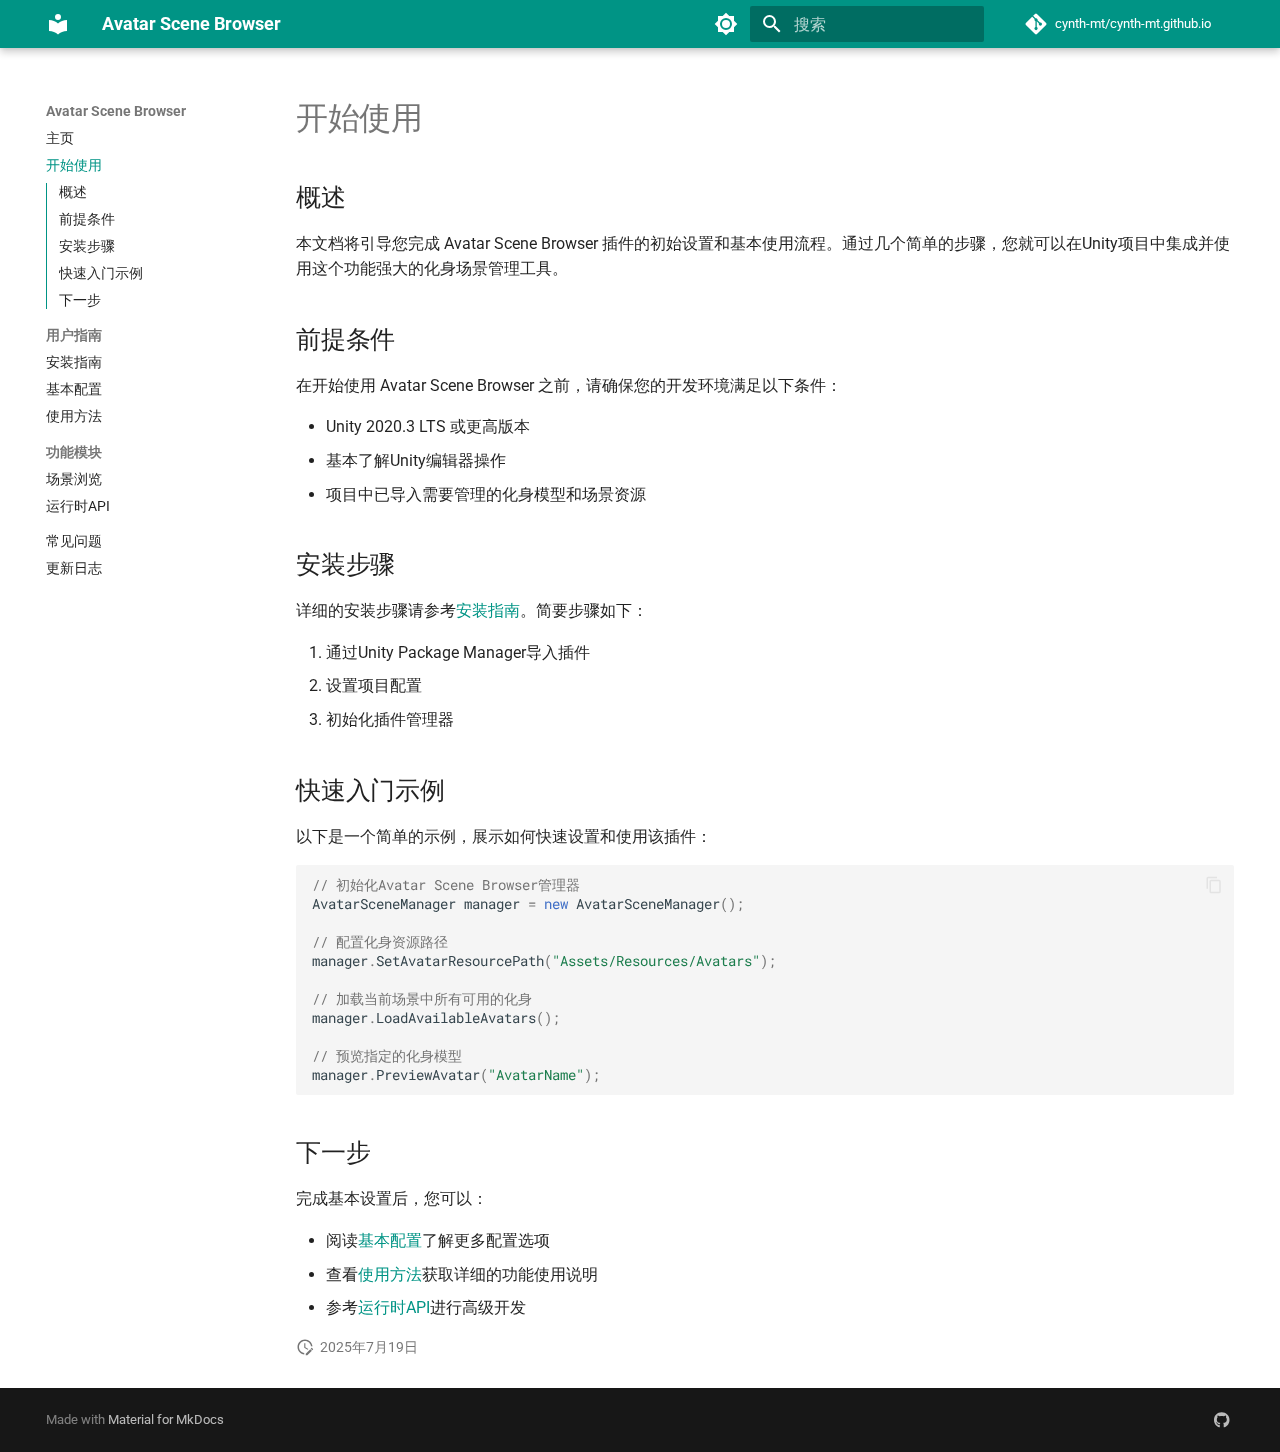
<file: AvatarSceneBrowser/site/getting-started/index.html>
<!doctype html>
<html lang="zh" class="no-js">
  <head>
    
      <meta charset="utf-8">
      <meta name="viewport" content="width=device-width,initial-scale=1">
      
        <meta name="description" content="Unity化身场景管理插件文档">
      
      
        <meta name="author" content="Cynth-mt">
      
      
        <link rel="canonical" href="https://cynth-mt.github.io/AvatarSceneBrowser/getting-started/">
      
      
        <link rel="prev" href="..">
      
      
        <link rel="next" href="../installation/">
      
      
      <link rel="icon" href="../assets/images/favicon.png">
      <meta name="generator" content="mkdocs-1.6.1, mkdocs-material-9.6.15">
    
    
      
        <title>开始使用 - Avatar Scene Browser</title>
      
    
    
      <link rel="stylesheet" href="../assets/stylesheets/main.342714a4.min.css">
      
        
        <link rel="stylesheet" href="../assets/stylesheets/palette.06af60db.min.css">
      
      


    
    
      
    
    
      
        
        
        <link rel="preconnect" href="https://fonts.gstatic.com" crossorigin>
        <link rel="stylesheet" href="https://fonts.googleapis.com/css?family=Roboto:300,300i,400,400i,700,700i%7CRoboto+Mono:400,400i,700,700i&display=fallback">
        <style>:root{--md-text-font:"Roboto";--md-code-font:"Roboto Mono"}</style>
      
    
    
    <script>__md_scope=new URL("..",location),__md_hash=e=>[...e].reduce(((e,_)=>(e<<5)-e+_.charCodeAt(0)),0),__md_get=(e,_=localStorage,t=__md_scope)=>JSON.parse(_.getItem(t.pathname+"."+e)),__md_set=(e,_,t=localStorage,a=__md_scope)=>{try{t.setItem(a.pathname+"."+e,JSON.stringify(_))}catch(e){}}</script>
    
      

    
    
    
  </head>
  
  
    
    
      
    
    
    
    
    <body dir="ltr" data-md-color-scheme="default" data-md-color-primary="teal" data-md-color-accent="teal">
  
    
    <input class="md-toggle" data-md-toggle="drawer" type="checkbox" id="__drawer" autocomplete="off">
    <input class="md-toggle" data-md-toggle="search" type="checkbox" id="__search" autocomplete="off">
    <label class="md-overlay" for="__drawer"></label>
    <div data-md-component="skip">
      
        
        <a href="#_1" class="md-skip">
          跳转至
        </a>
      
    </div>
    <div data-md-component="announce">
      
    </div>
    
    
      

  

<header class="md-header md-header--shadow" data-md-component="header">
  <nav class="md-header__inner md-grid" aria-label="页眉">
    <a href=".." title="Avatar Scene Browser" class="md-header__button md-logo" aria-label="Avatar Scene Browser" data-md-component="logo">
      
  
  <svg xmlns="http://www.w3.org/2000/svg" viewBox="0 0 24 24"><path d="M12 8a3 3 0 0 0 3-3 3 3 0 0 0-3-3 3 3 0 0 0-3 3 3 3 0 0 0 3 3m0 3.54C9.64 9.35 6.5 8 3 8v11c3.5 0 6.64 1.35 9 3.54 2.36-2.19 5.5-3.54 9-3.54V8c-3.5 0-6.64 1.35-9 3.54"/></svg>

    </a>
    <label class="md-header__button md-icon" for="__drawer">
      
      <svg xmlns="http://www.w3.org/2000/svg" viewBox="0 0 24 24"><path d="M3 6h18v2H3zm0 5h18v2H3zm0 5h18v2H3z"/></svg>
    </label>
    <div class="md-header__title" data-md-component="header-title">
      <div class="md-header__ellipsis">
        <div class="md-header__topic">
          <span class="md-ellipsis">
            Avatar Scene Browser
          </span>
        </div>
        <div class="md-header__topic" data-md-component="header-topic">
          <span class="md-ellipsis">
            
              开始使用
            
          </span>
        </div>
      </div>
    </div>
    
      
        <form class="md-header__option" data-md-component="palette">
  
    
    
    
    <input class="md-option" data-md-color-media="" data-md-color-scheme="default" data-md-color-primary="teal" data-md-color-accent="teal"  aria-label="切换到暗色模式"  type="radio" name="__palette" id="__palette_0">
    
      <label class="md-header__button md-icon" title="切换到暗色模式" for="__palette_1" hidden>
        <svg xmlns="http://www.w3.org/2000/svg" viewBox="0 0 24 24"><path d="M12 8a4 4 0 0 0-4 4 4 4 0 0 0 4 4 4 4 0 0 0 4-4 4 4 0 0 0-4-4m0 10a6 6 0 0 1-6-6 6 6 0 0 1 6-6 6 6 0 0 1 6 6 6 6 0 0 1-6 6m8-9.31V4h-4.69L12 .69 8.69 4H4v4.69L.69 12 4 15.31V20h4.69L12 23.31 15.31 20H20v-4.69L23.31 12z"/></svg>
      </label>
    
  
    
    
    
    <input class="md-option" data-md-color-media="" data-md-color-scheme="slate" data-md-color-primary="teal" data-md-color-accent="teal"  aria-label="切换到亮色模式"  type="radio" name="__palette" id="__palette_1">
    
      <label class="md-header__button md-icon" title="切换到亮色模式" for="__palette_0" hidden>
        <svg xmlns="http://www.w3.org/2000/svg" viewBox="0 0 24 24"><path d="M12 18c-.89 0-1.74-.2-2.5-.55C11.56 16.5 13 14.42 13 12s-1.44-4.5-3.5-5.45C10.26 6.2 11.11 6 12 6a6 6 0 0 1 6 6 6 6 0 0 1-6 6m8-9.31V4h-4.69L12 .69 8.69 4H4v4.69L.69 12 4 15.31V20h4.69L12 23.31 15.31 20H20v-4.69L23.31 12z"/></svg>
      </label>
    
  
</form>
      
    
    
      <script>var palette=__md_get("__palette");if(palette&&palette.color){if("(prefers-color-scheme)"===palette.color.media){var media=matchMedia("(prefers-color-scheme: light)"),input=document.querySelector(media.matches?"[data-md-color-media='(prefers-color-scheme: light)']":"[data-md-color-media='(prefers-color-scheme: dark)']");palette.color.media=input.getAttribute("data-md-color-media"),palette.color.scheme=input.getAttribute("data-md-color-scheme"),palette.color.primary=input.getAttribute("data-md-color-primary"),palette.color.accent=input.getAttribute("data-md-color-accent")}for(var[key,value]of Object.entries(palette.color))document.body.setAttribute("data-md-color-"+key,value)}</script>
    
    
    
      
      
        <label class="md-header__button md-icon" for="__search">
          
          <svg xmlns="http://www.w3.org/2000/svg" viewBox="0 0 24 24"><path d="M9.5 3A6.5 6.5 0 0 1 16 9.5c0 1.61-.59 3.09-1.56 4.23l.27.27h.79l5 5-1.5 1.5-5-5v-.79l-.27-.27A6.52 6.52 0 0 1 9.5 16 6.5 6.5 0 0 1 3 9.5 6.5 6.5 0 0 1 9.5 3m0 2C7 5 5 7 5 9.5S7 14 9.5 14 14 12 14 9.5 12 5 9.5 5"/></svg>
        </label>
        <div class="md-search" data-md-component="search" role="dialog">
  <label class="md-search__overlay" for="__search"></label>
  <div class="md-search__inner" role="search">
    <form class="md-search__form" name="search">
      <input type="text" class="md-search__input" name="query" aria-label="搜索" placeholder="搜索" autocapitalize="off" autocorrect="off" autocomplete="off" spellcheck="false" data-md-component="search-query" required>
      <label class="md-search__icon md-icon" for="__search">
        
        <svg xmlns="http://www.w3.org/2000/svg" viewBox="0 0 24 24"><path d="M9.5 3A6.5 6.5 0 0 1 16 9.5c0 1.61-.59 3.09-1.56 4.23l.27.27h.79l5 5-1.5 1.5-5-5v-.79l-.27-.27A6.52 6.52 0 0 1 9.5 16 6.5 6.5 0 0 1 3 9.5 6.5 6.5 0 0 1 9.5 3m0 2C7 5 5 7 5 9.5S7 14 9.5 14 14 12 14 9.5 12 5 9.5 5"/></svg>
        
        <svg xmlns="http://www.w3.org/2000/svg" viewBox="0 0 24 24"><path d="M20 11v2H8l5.5 5.5-1.42 1.42L4.16 12l7.92-7.92L13.5 5.5 8 11z"/></svg>
      </label>
      <nav class="md-search__options" aria-label="查找">
        
          <a href="javascript:void(0)" class="md-search__icon md-icon" title="分享" aria-label="分享" data-clipboard data-clipboard-text="" data-md-component="search-share" tabindex="-1">
            
            <svg xmlns="http://www.w3.org/2000/svg" viewBox="0 0 24 24"><path d="M18 16.08c-.76 0-1.44.3-1.96.77L8.91 12.7c.05-.23.09-.46.09-.7s-.04-.47-.09-.7l7.05-4.11c.54.5 1.25.81 2.04.81a3 3 0 0 0 3-3 3 3 0 0 0-3-3 3 3 0 0 0-3 3c0 .24.04.47.09.7L8.04 9.81C7.5 9.31 6.79 9 6 9a3 3 0 0 0-3 3 3 3 0 0 0 3 3c.79 0 1.5-.31 2.04-.81l7.12 4.15c-.05.21-.08.43-.08.66 0 1.61 1.31 2.91 2.92 2.91s2.92-1.3 2.92-2.91A2.92 2.92 0 0 0 18 16.08"/></svg>
          </a>
        
        <button type="reset" class="md-search__icon md-icon" title="清空当前内容" aria-label="清空当前内容" tabindex="-1">
          
          <svg xmlns="http://www.w3.org/2000/svg" viewBox="0 0 24 24"><path d="M19 6.41 17.59 5 12 10.59 6.41 5 5 6.41 10.59 12 5 17.59 6.41 19 12 13.41 17.59 19 19 17.59 13.41 12z"/></svg>
        </button>
      </nav>
      
    </form>
    <div class="md-search__output">
      <div class="md-search__scrollwrap" tabindex="0" data-md-scrollfix>
        <div class="md-search-result" data-md-component="search-result">
          <div class="md-search-result__meta">
            正在初始化搜索引擎
          </div>
          <ol class="md-search-result__list" role="presentation"></ol>
        </div>
      </div>
    </div>
  </div>
</div>
      
    
    
      <div class="md-header__source">
        <a href="https://github.com/cynth-mt/cynth-mt.github.io" title="前往仓库" class="md-source" data-md-component="source">
  <div class="md-source__icon md-icon">
    
    <svg xmlns="http://www.w3.org/2000/svg" viewBox="0 0 448 512"><!--! Font Awesome Free 6.7.2 by @fontawesome - https://fontawesome.com License - https://fontawesome.com/license/free (Icons: CC BY 4.0, Fonts: SIL OFL 1.1, Code: MIT License) Copyright 2024 Fonticons, Inc.--><path d="M439.55 236.05 244 40.45a28.87 28.87 0 0 0-40.81 0l-40.66 40.63 51.52 51.52c27.06-9.14 52.68 16.77 43.39 43.68l49.66 49.66c34.23-11.8 61.18 31 35.47 56.69-26.49 26.49-70.21-2.87-56-37.34L240.22 199v121.85c25.3 12.54 22.26 41.85 9.08 55a34.34 34.34 0 0 1-48.55 0c-17.57-17.6-11.07-46.91 11.25-56v-123c-20.8-8.51-24.6-30.74-18.64-45L142.57 101 8.45 235.14a28.86 28.86 0 0 0 0 40.81l195.61 195.6a28.86 28.86 0 0 0 40.8 0l194.69-194.69a28.86 28.86 0 0 0 0-40.81"/></svg>
  </div>
  <div class="md-source__repository">
    cynth-mt/cynth-mt.github.io
  </div>
</a>
      </div>
    
  </nav>
  
</header>
    
    <div class="md-container" data-md-component="container">
      
      
        
          
        
      
      <main class="md-main" data-md-component="main">
        <div class="md-main__inner md-grid">
          
            
              
              <div class="md-sidebar md-sidebar--primary" data-md-component="sidebar" data-md-type="navigation" >
                <div class="md-sidebar__scrollwrap">
                  <div class="md-sidebar__inner">
                    



  

<nav class="md-nav md-nav--primary md-nav--integrated" aria-label="导航栏" data-md-level="0">
  <label class="md-nav__title" for="__drawer">
    <a href=".." title="Avatar Scene Browser" class="md-nav__button md-logo" aria-label="Avatar Scene Browser" data-md-component="logo">
      
  
  <svg xmlns="http://www.w3.org/2000/svg" viewBox="0 0 24 24"><path d="M12 8a3 3 0 0 0 3-3 3 3 0 0 0-3-3 3 3 0 0 0-3 3 3 3 0 0 0 3 3m0 3.54C9.64 9.35 6.5 8 3 8v11c3.5 0 6.64 1.35 9 3.54 2.36-2.19 5.5-3.54 9-3.54V8c-3.5 0-6.64 1.35-9 3.54"/></svg>

    </a>
    Avatar Scene Browser
  </label>
  
    <div class="md-nav__source">
      <a href="https://github.com/cynth-mt/cynth-mt.github.io" title="前往仓库" class="md-source" data-md-component="source">
  <div class="md-source__icon md-icon">
    
    <svg xmlns="http://www.w3.org/2000/svg" viewBox="0 0 448 512"><!--! Font Awesome Free 6.7.2 by @fontawesome - https://fontawesome.com License - https://fontawesome.com/license/free (Icons: CC BY 4.0, Fonts: SIL OFL 1.1, Code: MIT License) Copyright 2024 Fonticons, Inc.--><path d="M439.55 236.05 244 40.45a28.87 28.87 0 0 0-40.81 0l-40.66 40.63 51.52 51.52c27.06-9.14 52.68 16.77 43.39 43.68l49.66 49.66c34.23-11.8 61.18 31 35.47 56.69-26.49 26.49-70.21-2.87-56-37.34L240.22 199v121.85c25.3 12.54 22.26 41.85 9.08 55a34.34 34.34 0 0 1-48.55 0c-17.57-17.6-11.07-46.91 11.25-56v-123c-20.8-8.51-24.6-30.74-18.64-45L142.57 101 8.45 235.14a28.86 28.86 0 0 0 0 40.81l195.61 195.6a28.86 28.86 0 0 0 40.8 0l194.69-194.69a28.86 28.86 0 0 0 0-40.81"/></svg>
  </div>
  <div class="md-source__repository">
    cynth-mt/cynth-mt.github.io
  </div>
</a>
    </div>
  
  <ul class="md-nav__list" data-md-scrollfix>
    
      
      
  
  
  
  
    <li class="md-nav__item">
      <a href=".." class="md-nav__link">
        
  
  
  <span class="md-ellipsis">
    主页
    
  </span>
  

      </a>
    </li>
  

    
      
      
  
  
    
  
  
  
    <li class="md-nav__item md-nav__item--active">
      
      <input class="md-nav__toggle md-toggle" type="checkbox" id="__toc">
      
      
        
      
      
        <label class="md-nav__link md-nav__link--active" for="__toc">
          
  
  
  <span class="md-ellipsis">
    开始使用
    
  </span>
  

          <span class="md-nav__icon md-icon"></span>
        </label>
      
      <a href="./" class="md-nav__link md-nav__link--active">
        
  
  
  <span class="md-ellipsis">
    开始使用
    
  </span>
  

      </a>
      
        

<nav class="md-nav md-nav--secondary" aria-label="目录">
  
  
  
    
  
  
    <label class="md-nav__title" for="__toc">
      <span class="md-nav__icon md-icon"></span>
      目录
    </label>
    <ul class="md-nav__list" data-md-component="toc" data-md-scrollfix>
      
        <li class="md-nav__item">
  <a href="#_2" class="md-nav__link">
    <span class="md-ellipsis">
      概述
    </span>
  </a>
  
</li>
      
        <li class="md-nav__item">
  <a href="#_3" class="md-nav__link">
    <span class="md-ellipsis">
      前提条件
    </span>
  </a>
  
</li>
      
        <li class="md-nav__item">
  <a href="#_4" class="md-nav__link">
    <span class="md-ellipsis">
      安装步骤
    </span>
  </a>
  
</li>
      
        <li class="md-nav__item">
  <a href="#_5" class="md-nav__link">
    <span class="md-ellipsis">
      快速入门示例
    </span>
  </a>
  
</li>
      
        <li class="md-nav__item">
  <a href="#_6" class="md-nav__link">
    <span class="md-ellipsis">
      下一步
    </span>
  </a>
  
</li>
      
    </ul>
  
</nav>
      
    </li>
  

    
      
      
  
  
  
  
    
    
    
    
      
        
        
      
    
    
    <li class="md-nav__item md-nav__item--section md-nav__item--nested">
      
        
        
          
        
        <input class="md-nav__toggle md-toggle md-toggle--indeterminate" type="checkbox" id="__nav_3" >
        
          
          <label class="md-nav__link" for="__nav_3" id="__nav_3_label" tabindex="">
            
  
  
  <span class="md-ellipsis">
    用户指南
    
  </span>
  

            <span class="md-nav__icon md-icon"></span>
          </label>
        
        <nav class="md-nav" data-md-level="1" aria-labelledby="__nav_3_label" aria-expanded="false">
          <label class="md-nav__title" for="__nav_3">
            <span class="md-nav__icon md-icon"></span>
            用户指南
          </label>
          <ul class="md-nav__list" data-md-scrollfix>
            
              
                
  
  
  
  
    <li class="md-nav__item">
      <a href="../installation/" class="md-nav__link">
        
  
  
  <span class="md-ellipsis">
    安装指南
    
  </span>
  

      </a>
    </li>
  

              
            
              
                
  
  
  
  
    <li class="md-nav__item">
      <a href="../configuration/" class="md-nav__link">
        
  
  
  <span class="md-ellipsis">
    基本配置
    
  </span>
  

      </a>
    </li>
  

              
            
              
                
  
  
  
  
    <li class="md-nav__item">
      <a href="../usage/" class="md-nav__link">
        
  
  
  <span class="md-ellipsis">
    使用方法
    
  </span>
  

      </a>
    </li>
  

              
            
          </ul>
        </nav>
      
    </li>
  

    
      
      
  
  
  
  
    
    
    
    
      
        
        
      
    
    
    <li class="md-nav__item md-nav__item--section md-nav__item--nested">
      
        
        
          
        
        <input class="md-nav__toggle md-toggle md-toggle--indeterminate" type="checkbox" id="__nav_4" >
        
          
          <label class="md-nav__link" for="__nav_4" id="__nav_4_label" tabindex="">
            
  
  
  <span class="md-ellipsis">
    功能模块
    
  </span>
  

            <span class="md-nav__icon md-icon"></span>
          </label>
        
        <nav class="md-nav" data-md-level="1" aria-labelledby="__nav_4_label" aria-expanded="false">
          <label class="md-nav__title" for="__nav_4">
            <span class="md-nav__icon md-icon"></span>
            功能模块
          </label>
          <ul class="md-nav__list" data-md-scrollfix>
            
              
                
  
  
  
  
    <li class="md-nav__item">
      <a href="../scene-browsing/" class="md-nav__link">
        
  
  
  <span class="md-ellipsis">
    场景浏览
    
  </span>
  

      </a>
    </li>
  

              
            
              
                
  
  
  
  
    <li class="md-nav__item">
      <a href="../runtime-api/" class="md-nav__link">
        
  
  
  <span class="md-ellipsis">
    运行时API
    
  </span>
  

      </a>
    </li>
  

              
            
          </ul>
        </nav>
      
    </li>
  

    
      
      
  
  
  
  
    <li class="md-nav__item">
      <a href="../faq/" class="md-nav__link">
        
  
  
  <span class="md-ellipsis">
    常见问题
    
  </span>
  

      </a>
    </li>
  

    
      
      
  
  
  
  
    <li class="md-nav__item">
      <a href="../release_log/" class="md-nav__link">
        
  
  
  <span class="md-ellipsis">
    更新日志
    
  </span>
  

      </a>
    </li>
  

    
  </ul>
</nav>
                  </div>
                </div>
              </div>
            
            
          
          
            <div class="md-content" data-md-component="content">
              <article class="md-content__inner md-typeset">
                
                  


  
  


<h1 id="_1">开始使用<a class="headerlink" href="#_1" title="Permanent link">&para;</a></h1>
<h2 id="_2">概述<a class="headerlink" href="#_2" title="Permanent link">&para;</a></h2>
<p>本文档将引导您完成 Avatar Scene Browser 插件的初始设置和基本使用流程。通过几个简单的步骤，您就可以在Unity项目中集成并使用这个功能强大的化身场景管理工具。</p>
<h2 id="_3">前提条件<a class="headerlink" href="#_3" title="Permanent link">&para;</a></h2>
<p>在开始使用 Avatar Scene Browser 之前，请确保您的开发环境满足以下条件：</p>
<ul>
<li>Unity 2020.3 LTS 或更高版本</li>
<li>基本了解Unity编辑器操作</li>
<li>项目中已导入需要管理的化身模型和场景资源</li>
</ul>
<h2 id="_4">安装步骤<a class="headerlink" href="#_4" title="Permanent link">&para;</a></h2>
<p>详细的安装步骤请参考<a href="../installation/">安装指南</a>。简要步骤如下：</p>
<ol>
<li>通过Unity Package Manager导入插件</li>
<li>设置项目配置</li>
<li>初始化插件管理器</li>
</ol>
<h2 id="_5">快速入门示例<a class="headerlink" href="#_5" title="Permanent link">&para;</a></h2>
<p>以下是一个简单的示例，展示如何快速设置和使用该插件：</p>
<div class="highlight"><pre><span></span><code><a id="__codelineno-0-1" name="__codelineno-0-1" href="#__codelineno-0-1"></a><span class="c1">// 初始化Avatar Scene Browser管理器</span>
<a id="__codelineno-0-2" name="__codelineno-0-2" href="#__codelineno-0-2"></a><span class="n">AvatarSceneManager</span><span class="w"> </span><span class="n">manager</span><span class="w"> </span><span class="o">=</span><span class="w"> </span><span class="k">new</span><span class="w"> </span><span class="n">AvatarSceneManager</span><span class="p">();</span>
<a id="__codelineno-0-3" name="__codelineno-0-3" href="#__codelineno-0-3"></a>
<a id="__codelineno-0-4" name="__codelineno-0-4" href="#__codelineno-0-4"></a><span class="c1">// 配置化身资源路径</span>
<a id="__codelineno-0-5" name="__codelineno-0-5" href="#__codelineno-0-5"></a><span class="n">manager</span><span class="p">.</span><span class="n">SetAvatarResourcePath</span><span class="p">(</span><span class="s">&quot;Assets/Resources/Avatars&quot;</span><span class="p">);</span>
<a id="__codelineno-0-6" name="__codelineno-0-6" href="#__codelineno-0-6"></a>
<a id="__codelineno-0-7" name="__codelineno-0-7" href="#__codelineno-0-7"></a><span class="c1">// 加载当前场景中所有可用的化身</span>
<a id="__codelineno-0-8" name="__codelineno-0-8" href="#__codelineno-0-8"></a><span class="n">manager</span><span class="p">.</span><span class="n">LoadAvailableAvatars</span><span class="p">();</span>
<a id="__codelineno-0-9" name="__codelineno-0-9" href="#__codelineno-0-9"></a>
<a id="__codelineno-0-10" name="__codelineno-0-10" href="#__codelineno-0-10"></a><span class="c1">// 预览指定的化身模型</span>
<a id="__codelineno-0-11" name="__codelineno-0-11" href="#__codelineno-0-11"></a><span class="n">manager</span><span class="p">.</span><span class="n">PreviewAvatar</span><span class="p">(</span><span class="s">&quot;AvatarName&quot;</span><span class="p">);</span>
</code></pre></div>
<h2 id="_6">下一步<a class="headerlink" href="#_6" title="Permanent link">&para;</a></h2>
<p>完成基本设置后，您可以：</p>
<ul>
<li>阅读<a href="../configuration/">基本配置</a>了解更多配置选项</li>
<li>查看<a href="../usage/">使用方法</a>获取详细的功能使用说明</li>
<li>参考<a href="../runtime-api/">运行时API</a>进行高级开发 </li>
</ul>







  
    
  
  


  <aside class="md-source-file">
    
      
  <span class="md-source-file__fact">
    <span class="md-icon" title="最后更新">
      <svg xmlns="http://www.w3.org/2000/svg" viewBox="0 0 24 24"><path d="M21 13.1c-.1 0-.3.1-.4.2l-1 1 2.1 2.1 1-1c.2-.2.2-.6 0-.8l-1.3-1.3c-.1-.1-.2-.2-.4-.2m-1.9 1.8-6.1 6V23h2.1l6.1-6.1zM12.5 7v5.2l4 2.4-1 1L11 13V7zM11 21.9c-5.1-.5-9-4.8-9-9.9C2 6.5 6.5 2 12 2c5.3 0 9.6 4.1 10 9.3-.3-.1-.6-.2-1-.2s-.7.1-1 .2C19.6 7.2 16.2 4 12 4c-4.4 0-8 3.6-8 8 0 4.1 3.1 7.5 7.1 7.9l-.1.2z"/></svg>
    </span>
    <span class="git-revision-date-localized-plugin git-revision-date-localized-plugin-date" title="2025年7月19日 20:29:34 UTC">2025年7月19日</span>
  </span>

    
    
    
    
  </aside>





                
              </article>
            </div>
          
          
<script>var target=document.getElementById(location.hash.slice(1));target&&target.name&&(target.checked=target.name.startsWith("__tabbed_"))</script>
        </div>
        
          <button type="button" class="md-top md-icon" data-md-component="top" hidden>
  
  <svg xmlns="http://www.w3.org/2000/svg" viewBox="0 0 24 24"><path d="M13 20h-2V8l-5.5 5.5-1.42-1.42L12 4.16l7.92 7.92-1.42 1.42L13 8z"/></svg>
  回到页面顶部
</button>
        
      </main>
      
        <footer class="md-footer">
  
  <div class="md-footer-meta md-typeset">
    <div class="md-footer-meta__inner md-grid">
      <div class="md-copyright">
  
  
    Made with
    <a href="https://squidfunk.github.io/mkdocs-material/" target="_blank" rel="noopener">
      Material for MkDocs
    </a>
  
</div>
      
        <div class="md-social">
  
    
    
    
    
      
      
    
    <a href="https://github.com/cynth-mt" target="_blank" rel="noopener" title="github.com" class="md-social__link">
      <svg xmlns="http://www.w3.org/2000/svg" viewBox="0 0 496 512"><!--! Font Awesome Free 6.7.2 by @fontawesome - https://fontawesome.com License - https://fontawesome.com/license/free (Icons: CC BY 4.0, Fonts: SIL OFL 1.1, Code: MIT License) Copyright 2024 Fonticons, Inc.--><path d="M165.9 397.4c0 2-2.3 3.6-5.2 3.6-3.3.3-5.6-1.3-5.6-3.6 0-2 2.3-3.6 5.2-3.6 3-.3 5.6 1.3 5.6 3.6m-31.1-4.5c-.7 2 1.3 4.3 4.3 4.9 2.6 1 5.6 0 6.2-2s-1.3-4.3-4.3-5.2c-2.6-.7-5.5.3-6.2 2.3m44.2-1.7c-2.9.7-4.9 2.6-4.6 4.9.3 2 2.9 3.3 5.9 2.6 2.9-.7 4.9-2.6 4.6-4.6-.3-1.9-3-3.2-5.9-2.9M244.8 8C106.1 8 0 113.3 0 252c0 110.9 69.8 205.8 169.5 239.2 12.8 2.3 17.3-5.6 17.3-12.1 0-6.2-.3-40.4-.3-61.4 0 0-70 15-84.7-29.8 0 0-11.4-29.1-27.8-36.6 0 0-22.9-15.7 1.6-15.4 0 0 24.9 2 38.6 25.8 21.9 38.6 58.6 27.5 72.9 20.9 2.3-16 8.8-27.1 16-33.7-55.9-6.2-112.3-14.3-112.3-110.5 0-27.5 7.6-41.3 23.6-58.9-2.6-6.5-11.1-33.3 2.6-67.9 20.9-6.5 69 27 69 27 20-5.6 41.5-8.5 62.8-8.5s42.8 2.9 62.8 8.5c0 0 48.1-33.6 69-27 13.7 34.7 5.2 61.4 2.6 67.9 16 17.7 25.8 31.5 25.8 58.9 0 96.5-58.9 104.2-114.8 110.5 9.2 7.9 17 22.9 17 46.4 0 33.7-.3 75.4-.3 83.6 0 6.5 4.6 14.4 17.3 12.1C428.2 457.8 496 362.9 496 252 496 113.3 383.5 8 244.8 8M97.2 352.9c-1.3 1-1 3.3.7 5.2 1.6 1.6 3.9 2.3 5.2 1 1.3-1 1-3.3-.7-5.2-1.6-1.6-3.9-2.3-5.2-1m-10.8-8.1c-.7 1.3.3 2.9 2.3 3.9 1.6 1 3.6.7 4.3-.7.7-1.3-.3-2.9-2.3-3.9-2-.6-3.6-.3-4.3.7m32.4 35.6c-1.6 1.3-1 4.3 1.3 6.2 2.3 2.3 5.2 2.6 6.5 1 1.3-1.3.7-4.3-1.3-6.2-2.2-2.3-5.2-2.6-6.5-1m-11.4-14.7c-1.6 1-1.6 3.6 0 5.9s4.3 3.3 5.6 2.3c1.6-1.3 1.6-3.9 0-6.2-1.4-2.3-4-3.3-5.6-2"/></svg>
    </a>
  
</div>
      
    </div>
  </div>
</footer>
      
    </div>
    <div class="md-dialog" data-md-component="dialog">
      <div class="md-dialog__inner md-typeset"></div>
    </div>
    
    
    
      
      <script id="__config" type="application/json">{"base": "..", "features": ["navigation.sections", "navigation.expand", "navigation.top", "search.highlight", "search.share", "toc.integrate", "content.code.annotate", "content.code.copy"], "search": "../assets/javascripts/workers/search.d50fe291.min.js", "tags": null, "translations": {"clipboard.copied": "\u5df2\u590d\u5236", "clipboard.copy": "\u590d\u5236", "search.result.more.one": "\u5728\u8be5\u9875\u4e0a\u8fd8\u6709 1 \u4e2a\u7b26\u5408\u6761\u4ef6\u7684\u7ed3\u679c", "search.result.more.other": "\u5728\u8be5\u9875\u4e0a\u8fd8\u6709 # \u4e2a\u7b26\u5408\u6761\u4ef6\u7684\u7ed3\u679c", "search.result.none": "\u6ca1\u6709\u627e\u5230\u7b26\u5408\u6761\u4ef6\u7684\u7ed3\u679c", "search.result.one": "\u627e\u5230 1 \u4e2a\u7b26\u5408\u6761\u4ef6\u7684\u7ed3\u679c", "search.result.other": "# \u4e2a\u7b26\u5408\u6761\u4ef6\u7684\u7ed3\u679c", "search.result.placeholder": "\u952e\u5165\u4ee5\u5f00\u59cb\u641c\u7d22", "search.result.term.missing": "\u7f3a\u5c11", "select.version": "\u9009\u62e9\u5f53\u524d\u7248\u672c"}, "version": null}</script>
    
    
      <script src="../assets/javascripts/bundle.56ea9cef.min.js"></script>
      
    
  </body>
</html>
</file>
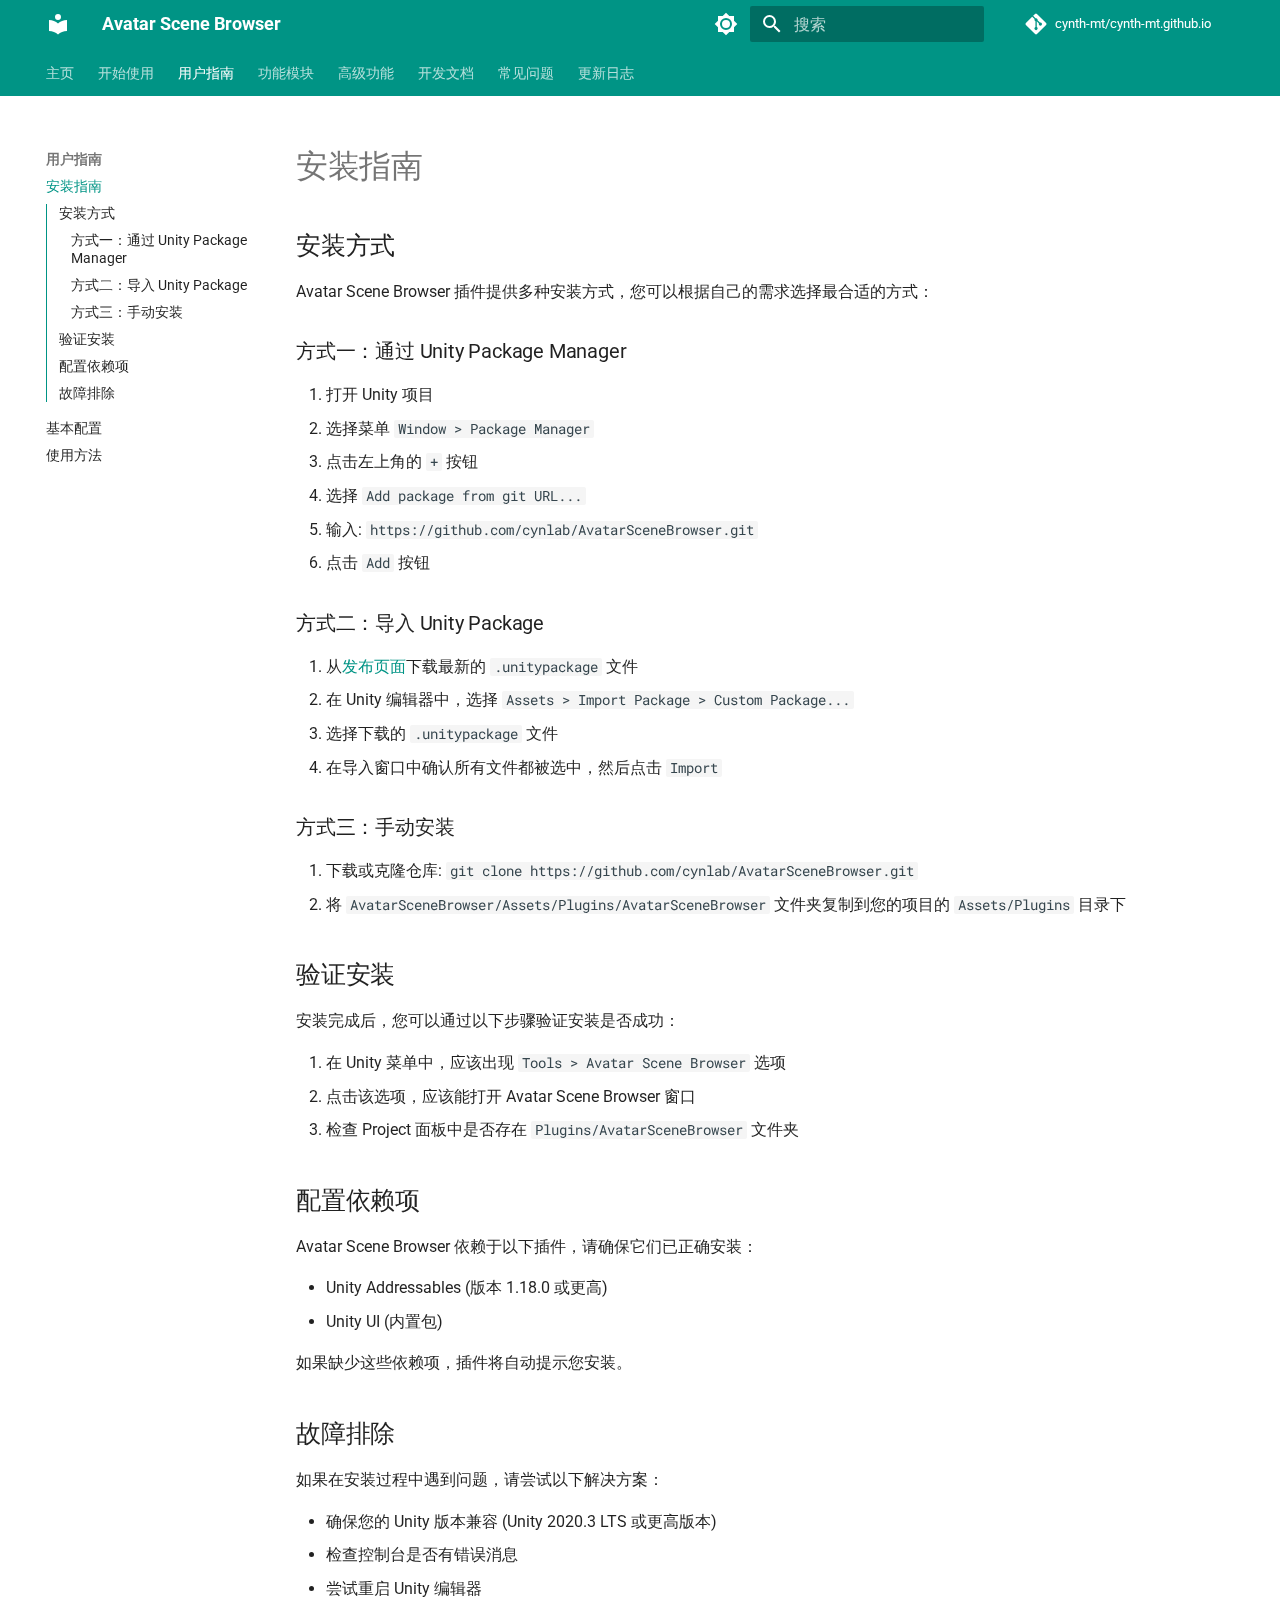
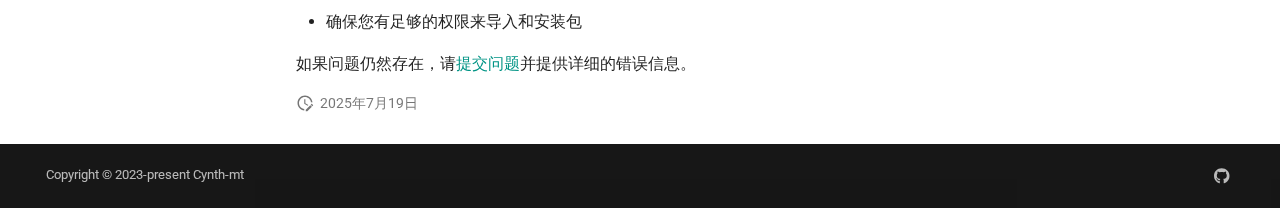
<file: AvatarSceneBrowser/site/installation/index.html>
<!doctype html>
<html lang="zh" class="no-js">
  <head>
    
      <meta charset="utf-8">
      <meta name="viewport" content="width=device-width,initial-scale=1">
      
        <meta name="description" content="Unity化身场景管理插件文档">
      
      
        <meta name="author" content="Cynth-mt">
      
      
        <link rel="canonical" href="https://cynth-mt.github.io/AvatarSceneBrowser/installation/">
      
      
        <link rel="prev" href="../getting-started/">
      
      
        <link rel="next" href="../configuration/">
      
      
      <link rel="icon" href="../assets/images/favicon.png">
      <meta name="generator" content="mkdocs-1.6.1, mkdocs-material-9.6.15">
    
    
      
        <title>安装指南 - Avatar Scene Browser</title>
      
    
    
      <link rel="stylesheet" href="../assets/stylesheets/main.342714a4.min.css">
      
        
        <link rel="stylesheet" href="../assets/stylesheets/palette.06af60db.min.css">
      
      


    
    
      
    
    
      
        
        
        <link rel="preconnect" href="https://fonts.gstatic.com" crossorigin>
        <link rel="stylesheet" href="https://fonts.googleapis.com/css?family=Roboto:300,300i,400,400i,700,700i%7CRoboto+Mono:400,400i,700,700i&display=fallback">
        <style>:root{--md-text-font:"Roboto";--md-code-font:"Roboto Mono"}</style>
      
    
    
    <script>__md_scope=new URL("..",location),__md_hash=e=>[...e].reduce(((e,_)=>(e<<5)-e+_.charCodeAt(0)),0),__md_get=(e,_=localStorage,t=__md_scope)=>JSON.parse(_.getItem(t.pathname+"."+e)),__md_set=(e,_,t=localStorage,a=__md_scope)=>{try{t.setItem(a.pathname+"."+e,JSON.stringify(_))}catch(e){}}</script>
    
      

    
    
    
  </head>
  
  
    
    
      
    
    
    
    
    <body dir="ltr" data-md-color-scheme="default" data-md-color-primary="teal" data-md-color-accent="teal">
  
    
    <input class="md-toggle" data-md-toggle="drawer" type="checkbox" id="__drawer" autocomplete="off">
    <input class="md-toggle" data-md-toggle="search" type="checkbox" id="__search" autocomplete="off">
    <label class="md-overlay" for="__drawer"></label>
    <div data-md-component="skip">
      
        
        <a href="#_1" class="md-skip">
          跳转至
        </a>
      
    </div>
    <div data-md-component="announce">
      
    </div>
    
    
      

<header class="md-header" data-md-component="header">
  <nav class="md-header__inner md-grid" aria-label="页眉">
    <a href=".." title="Avatar Scene Browser" class="md-header__button md-logo" aria-label="Avatar Scene Browser" data-md-component="logo">
      
  
  <svg xmlns="http://www.w3.org/2000/svg" viewBox="0 0 24 24"><path d="M12 8a3 3 0 0 0 3-3 3 3 0 0 0-3-3 3 3 0 0 0-3 3 3 3 0 0 0 3 3m0 3.54C9.64 9.35 6.5 8 3 8v11c3.5 0 6.64 1.35 9 3.54 2.36-2.19 5.5-3.54 9-3.54V8c-3.5 0-6.64 1.35-9 3.54"/></svg>

    </a>
    <label class="md-header__button md-icon" for="__drawer">
      
      <svg xmlns="http://www.w3.org/2000/svg" viewBox="0 0 24 24"><path d="M3 6h18v2H3zm0 5h18v2H3zm0 5h18v2H3z"/></svg>
    </label>
    <div class="md-header__title" data-md-component="header-title">
      <div class="md-header__ellipsis">
        <div class="md-header__topic">
          <span class="md-ellipsis">
            Avatar Scene Browser
          </span>
        </div>
        <div class="md-header__topic" data-md-component="header-topic">
          <span class="md-ellipsis">
            
              安装指南
            
          </span>
        </div>
      </div>
    </div>
    
      
        <form class="md-header__option" data-md-component="palette">
  
    
    
    
    <input class="md-option" data-md-color-media="" data-md-color-scheme="default" data-md-color-primary="teal" data-md-color-accent="teal"  aria-label="切换到暗色模式"  type="radio" name="__palette" id="__palette_0">
    
      <label class="md-header__button md-icon" title="切换到暗色模式" for="__palette_1" hidden>
        <svg xmlns="http://www.w3.org/2000/svg" viewBox="0 0 24 24"><path d="M12 8a4 4 0 0 0-4 4 4 4 0 0 0 4 4 4 4 0 0 0 4-4 4 4 0 0 0-4-4m0 10a6 6 0 0 1-6-6 6 6 0 0 1 6-6 6 6 0 0 1 6 6 6 6 0 0 1-6 6m8-9.31V4h-4.69L12 .69 8.69 4H4v4.69L.69 12 4 15.31V20h4.69L12 23.31 15.31 20H20v-4.69L23.31 12z"/></svg>
      </label>
    
  
    
    
    
    <input class="md-option" data-md-color-media="" data-md-color-scheme="slate" data-md-color-primary="teal" data-md-color-accent="teal"  aria-label="切换到亮色模式"  type="radio" name="__palette" id="__palette_1">
    
      <label class="md-header__button md-icon" title="切换到亮色模式" for="__palette_0" hidden>
        <svg xmlns="http://www.w3.org/2000/svg" viewBox="0 0 24 24"><path d="M12 18c-.89 0-1.74-.2-2.5-.55C11.56 16.5 13 14.42 13 12s-1.44-4.5-3.5-5.45C10.26 6.2 11.11 6 12 6a6 6 0 0 1 6 6 6 6 0 0 1-6 6m8-9.31V4h-4.69L12 .69 8.69 4H4v4.69L.69 12 4 15.31V20h4.69L12 23.31 15.31 20H20v-4.69L23.31 12z"/></svg>
      </label>
    
  
</form>
      
    
    
      <script>var palette=__md_get("__palette");if(palette&&palette.color){if("(prefers-color-scheme)"===palette.color.media){var media=matchMedia("(prefers-color-scheme: light)"),input=document.querySelector(media.matches?"[data-md-color-media='(prefers-color-scheme: light)']":"[data-md-color-media='(prefers-color-scheme: dark)']");palette.color.media=input.getAttribute("data-md-color-media"),palette.color.scheme=input.getAttribute("data-md-color-scheme"),palette.color.primary=input.getAttribute("data-md-color-primary"),palette.color.accent=input.getAttribute("data-md-color-accent")}for(var[key,value]of Object.entries(palette.color))document.body.setAttribute("data-md-color-"+key,value)}</script>
    
    
    
      
      
        <label class="md-header__button md-icon" for="__search">
          
          <svg xmlns="http://www.w3.org/2000/svg" viewBox="0 0 24 24"><path d="M9.5 3A6.5 6.5 0 0 1 16 9.5c0 1.61-.59 3.09-1.56 4.23l.27.27h.79l5 5-1.5 1.5-5-5v-.79l-.27-.27A6.52 6.52 0 0 1 9.5 16 6.5 6.5 0 0 1 3 9.5 6.5 6.5 0 0 1 9.5 3m0 2C7 5 5 7 5 9.5S7 14 9.5 14 14 12 14 9.5 12 5 9.5 5"/></svg>
        </label>
        <div class="md-search" data-md-component="search" role="dialog">
  <label class="md-search__overlay" for="__search"></label>
  <div class="md-search__inner" role="search">
    <form class="md-search__form" name="search">
      <input type="text" class="md-search__input" name="query" aria-label="搜索" placeholder="搜索" autocapitalize="off" autocorrect="off" autocomplete="off" spellcheck="false" data-md-component="search-query" required>
      <label class="md-search__icon md-icon" for="__search">
        
        <svg xmlns="http://www.w3.org/2000/svg" viewBox="0 0 24 24"><path d="M9.5 3A6.5 6.5 0 0 1 16 9.5c0 1.61-.59 3.09-1.56 4.23l.27.27h.79l5 5-1.5 1.5-5-5v-.79l-.27-.27A6.52 6.52 0 0 1 9.5 16 6.5 6.5 0 0 1 3 9.5 6.5 6.5 0 0 1 9.5 3m0 2C7 5 5 7 5 9.5S7 14 9.5 14 14 12 14 9.5 12 5 9.5 5"/></svg>
        
        <svg xmlns="http://www.w3.org/2000/svg" viewBox="0 0 24 24"><path d="M20 11v2H8l5.5 5.5-1.42 1.42L4.16 12l7.92-7.92L13.5 5.5 8 11z"/></svg>
      </label>
      <nav class="md-search__options" aria-label="查找">
        
          <a href="javascript:void(0)" class="md-search__icon md-icon" title="分享" aria-label="分享" data-clipboard data-clipboard-text="" data-md-component="search-share" tabindex="-1">
            
            <svg xmlns="http://www.w3.org/2000/svg" viewBox="0 0 24 24"><path d="M18 16.08c-.76 0-1.44.3-1.96.77L8.91 12.7c.05-.23.09-.46.09-.7s-.04-.47-.09-.7l7.05-4.11c.54.5 1.25.81 2.04.81a3 3 0 0 0 3-3 3 3 0 0 0-3-3 3 3 0 0 0-3 3c0 .24.04.47.09.7L8.04 9.81C7.5 9.31 6.79 9 6 9a3 3 0 0 0-3 3 3 3 0 0 0 3 3c.79 0 1.5-.31 2.04-.81l7.12 4.15c-.05.21-.08.43-.08.66 0 1.61 1.31 2.91 2.92 2.91s2.92-1.3 2.92-2.91A2.92 2.92 0 0 0 18 16.08"/></svg>
          </a>
        
        <button type="reset" class="md-search__icon md-icon" title="清空当前内容" aria-label="清空当前内容" tabindex="-1">
          
          <svg xmlns="http://www.w3.org/2000/svg" viewBox="0 0 24 24"><path d="M19 6.41 17.59 5 12 10.59 6.41 5 5 6.41 10.59 12 5 17.59 6.41 19 12 13.41 17.59 19 19 17.59 13.41 12z"/></svg>
        </button>
      </nav>
      
    </form>
    <div class="md-search__output">
      <div class="md-search__scrollwrap" tabindex="0" data-md-scrollfix>
        <div class="md-search-result" data-md-component="search-result">
          <div class="md-search-result__meta">
            正在初始化搜索引擎
          </div>
          <ol class="md-search-result__list" role="presentation"></ol>
        </div>
      </div>
    </div>
  </div>
</div>
      
    
    
      <div class="md-header__source">
        <a href="https://github.com/cynth-mt/cynth-mt.github.io" title="前往仓库" class="md-source" data-md-component="source">
  <div class="md-source__icon md-icon">
    
    <svg xmlns="http://www.w3.org/2000/svg" viewBox="0 0 448 512"><!--! Font Awesome Free 6.7.2 by @fontawesome - https://fontawesome.com License - https://fontawesome.com/license/free (Icons: CC BY 4.0, Fonts: SIL OFL 1.1, Code: MIT License) Copyright 2024 Fonticons, Inc.--><path d="M439.55 236.05 244 40.45a28.87 28.87 0 0 0-40.81 0l-40.66 40.63 51.52 51.52c27.06-9.14 52.68 16.77 43.39 43.68l49.66 49.66c34.23-11.8 61.18 31 35.47 56.69-26.49 26.49-70.21-2.87-56-37.34L240.22 199v121.85c25.3 12.54 22.26 41.85 9.08 55a34.34 34.34 0 0 1-48.55 0c-17.57-17.6-11.07-46.91 11.25-56v-123c-20.8-8.51-24.6-30.74-18.64-45L142.57 101 8.45 235.14a28.86 28.86 0 0 0 0 40.81l195.61 195.6a28.86 28.86 0 0 0 40.8 0l194.69-194.69a28.86 28.86 0 0 0 0-40.81"/></svg>
  </div>
  <div class="md-source__repository">
    cynth-mt/cynth-mt.github.io
  </div>
</a>
      </div>
    
  </nav>
  
</header>
    
    <div class="md-container" data-md-component="container">
      
      
        
          
            
<nav class="md-tabs" aria-label="标签" data-md-component="tabs">
  <div class="md-grid">
    <ul class="md-tabs__list">
      
        
  
  
  
  
    <li class="md-tabs__item">
      <a href=".." class="md-tabs__link">
        
  
  
    
  
  主页

      </a>
    </li>
  

      
        
  
  
  
  
    <li class="md-tabs__item">
      <a href="../getting-started/" class="md-tabs__link">
        
  
  
    
  
  开始使用

      </a>
    </li>
  

      
        
  
  
  
    
  
  
    
    
      <li class="md-tabs__item md-tabs__item--active">
        <a href="./" class="md-tabs__link">
          
  
  
  用户指南

        </a>
      </li>
    
  

      
        
  
  
  
  
    
    
      <li class="md-tabs__item">
        <a href="../avatar-management.md" class="md-tabs__link">
          
  
  
  功能模块

        </a>
      </li>
    
  

      
        
  
  
  
  
    
    
      <li class="md-tabs__item">
        <a href="../extension-development.md" class="md-tabs__link">
          
  
  
  高级功能

        </a>
      </li>
    
  

      
        
  
  
  
  
    
    
      <li class="md-tabs__item">
        <a href="../api-reference.md" class="md-tabs__link">
          
  
  
  开发文档

        </a>
      </li>
    
  

      
        
  
  
  
  
    <li class="md-tabs__item">
      <a href="../faq/" class="md-tabs__link">
        
  
  
    
  
  常见问题

      </a>
    </li>
  

      
        
  
  
  
  
    <li class="md-tabs__item">
      <a href="../changelog.md" class="md-tabs__link">
        
  
  
    
  
  更新日志

      </a>
    </li>
  

      
    </ul>
  </div>
</nav>
          
        
      
      <main class="md-main" data-md-component="main">
        <div class="md-main__inner md-grid">
          
            
              
              <div class="md-sidebar md-sidebar--primary" data-md-component="sidebar" data-md-type="navigation" >
                <div class="md-sidebar__scrollwrap">
                  <div class="md-sidebar__inner">
                    


  


  

<nav class="md-nav md-nav--primary md-nav--lifted md-nav--integrated" aria-label="导航栏" data-md-level="0">
  <label class="md-nav__title" for="__drawer">
    <a href=".." title="Avatar Scene Browser" class="md-nav__button md-logo" aria-label="Avatar Scene Browser" data-md-component="logo">
      
  
  <svg xmlns="http://www.w3.org/2000/svg" viewBox="0 0 24 24"><path d="M12 8a3 3 0 0 0 3-3 3 3 0 0 0-3-3 3 3 0 0 0-3 3 3 3 0 0 0 3 3m0 3.54C9.64 9.35 6.5 8 3 8v11c3.5 0 6.64 1.35 9 3.54 2.36-2.19 5.5-3.54 9-3.54V8c-3.5 0-6.64 1.35-9 3.54"/></svg>

    </a>
    Avatar Scene Browser
  </label>
  
    <div class="md-nav__source">
      <a href="https://github.com/cynth-mt/cynth-mt.github.io" title="前往仓库" class="md-source" data-md-component="source">
  <div class="md-source__icon md-icon">
    
    <svg xmlns="http://www.w3.org/2000/svg" viewBox="0 0 448 512"><!--! Font Awesome Free 6.7.2 by @fontawesome - https://fontawesome.com License - https://fontawesome.com/license/free (Icons: CC BY 4.0, Fonts: SIL OFL 1.1, Code: MIT License) Copyright 2024 Fonticons, Inc.--><path d="M439.55 236.05 244 40.45a28.87 28.87 0 0 0-40.81 0l-40.66 40.63 51.52 51.52c27.06-9.14 52.68 16.77 43.39 43.68l49.66 49.66c34.23-11.8 61.18 31 35.47 56.69-26.49 26.49-70.21-2.87-56-37.34L240.22 199v121.85c25.3 12.54 22.26 41.85 9.08 55a34.34 34.34 0 0 1-48.55 0c-17.57-17.6-11.07-46.91 11.25-56v-123c-20.8-8.51-24.6-30.74-18.64-45L142.57 101 8.45 235.14a28.86 28.86 0 0 0 0 40.81l195.61 195.6a28.86 28.86 0 0 0 40.8 0l194.69-194.69a28.86 28.86 0 0 0 0-40.81"/></svg>
  </div>
  <div class="md-source__repository">
    cynth-mt/cynth-mt.github.io
  </div>
</a>
    </div>
  
  <ul class="md-nav__list" data-md-scrollfix>
    
      
      
  
  
  
  
    <li class="md-nav__item">
      <a href=".." class="md-nav__link">
        
  
  
  <span class="md-ellipsis">
    主页
    
  </span>
  

      </a>
    </li>
  

    
      
      
  
  
  
  
    <li class="md-nav__item">
      <a href="../getting-started/" class="md-nav__link">
        
  
  
  <span class="md-ellipsis">
    开始使用
    
  </span>
  

      </a>
    </li>
  

    
      
      
  
  
    
  
  
  
    
    
    
    
      
        
        
      
      
        
      
    
    
    <li class="md-nav__item md-nav__item--active md-nav__item--section md-nav__item--nested">
      
        
        
        <input class="md-nav__toggle md-toggle " type="checkbox" id="__nav_3" checked>
        
          
          <label class="md-nav__link" for="__nav_3" id="__nav_3_label" tabindex="">
            
  
  
  <span class="md-ellipsis">
    用户指南
    
  </span>
  

            <span class="md-nav__icon md-icon"></span>
          </label>
        
        <nav class="md-nav" data-md-level="1" aria-labelledby="__nav_3_label" aria-expanded="true">
          <label class="md-nav__title" for="__nav_3">
            <span class="md-nav__icon md-icon"></span>
            用户指南
          </label>
          <ul class="md-nav__list" data-md-scrollfix>
            
              
                
  
  
    
  
  
  
    <li class="md-nav__item md-nav__item--active">
      
      <input class="md-nav__toggle md-toggle" type="checkbox" id="__toc">
      
      
        
      
      
        <label class="md-nav__link md-nav__link--active" for="__toc">
          
  
  
  <span class="md-ellipsis">
    安装指南
    
  </span>
  

          <span class="md-nav__icon md-icon"></span>
        </label>
      
      <a href="./" class="md-nav__link md-nav__link--active">
        
  
  
  <span class="md-ellipsis">
    安装指南
    
  </span>
  

      </a>
      
        

<nav class="md-nav md-nav--secondary" aria-label="目录">
  
  
  
    
  
  
    <label class="md-nav__title" for="__toc">
      <span class="md-nav__icon md-icon"></span>
      目录
    </label>
    <ul class="md-nav__list" data-md-component="toc" data-md-scrollfix>
      
        <li class="md-nav__item">
  <a href="#_2" class="md-nav__link">
    <span class="md-ellipsis">
      安装方式
    </span>
  </a>
  
    <nav class="md-nav" aria-label="安装方式">
      <ul class="md-nav__list">
        
          <li class="md-nav__item">
  <a href="#unity-package-manager" class="md-nav__link">
    <span class="md-ellipsis">
      方式一：通过 Unity Package Manager
    </span>
  </a>
  
</li>
        
          <li class="md-nav__item">
  <a href="#unity-package" class="md-nav__link">
    <span class="md-ellipsis">
      方式二：导入 Unity Package
    </span>
  </a>
  
</li>
        
          <li class="md-nav__item">
  <a href="#_3" class="md-nav__link">
    <span class="md-ellipsis">
      方式三：手动安装
    </span>
  </a>
  
</li>
        
      </ul>
    </nav>
  
</li>
      
        <li class="md-nav__item">
  <a href="#_4" class="md-nav__link">
    <span class="md-ellipsis">
      验证安装
    </span>
  </a>
  
</li>
      
        <li class="md-nav__item">
  <a href="#_5" class="md-nav__link">
    <span class="md-ellipsis">
      配置依赖项
    </span>
  </a>
  
</li>
      
        <li class="md-nav__item">
  <a href="#_6" class="md-nav__link">
    <span class="md-ellipsis">
      故障排除
    </span>
  </a>
  
</li>
      
    </ul>
  
</nav>
      
    </li>
  

              
            
              
                
  
  
  
  
    <li class="md-nav__item">
      <a href="../configuration/" class="md-nav__link">
        
  
  
  <span class="md-ellipsis">
    基本配置
    
  </span>
  

      </a>
    </li>
  

              
            
              
                
  
  
  
  
    <li class="md-nav__item">
      <a href="../usage/" class="md-nav__link">
        
  
  
  <span class="md-ellipsis">
    使用方法
    
  </span>
  

      </a>
    </li>
  

              
            
          </ul>
        </nav>
      
    </li>
  

    
      
      
  
  
  
  
    
    
    
    
      
      
        
      
    
    
    <li class="md-nav__item md-nav__item--nested">
      
        
        
          
        
        <input class="md-nav__toggle md-toggle md-toggle--indeterminate" type="checkbox" id="__nav_4" >
        
          
          <label class="md-nav__link" for="__nav_4" id="__nav_4_label" tabindex="0">
            
  
  
  <span class="md-ellipsis">
    功能模块
    
  </span>
  

            <span class="md-nav__icon md-icon"></span>
          </label>
        
        <nav class="md-nav" data-md-level="1" aria-labelledby="__nav_4_label" aria-expanded="false">
          <label class="md-nav__title" for="__nav_4">
            <span class="md-nav__icon md-icon"></span>
            功能模块
          </label>
          <ul class="md-nav__list" data-md-scrollfix>
            
              
                
  
  
  
  
    <li class="md-nav__item">
      <a href="../avatar-management.md" class="md-nav__link">
        
  
  
  <span class="md-ellipsis">
    化身管理
    
  </span>
  

      </a>
    </li>
  

              
            
              
                
  
  
  
  
    <li class="md-nav__item">
      <a href="../scene-browsing/" class="md-nav__link">
        
  
  
  <span class="md-ellipsis">
    场景浏览
    
  </span>
  

      </a>
    </li>
  

              
            
              
                
  
  
  
  
    <li class="md-nav__item">
      <a href="../runtime-api/" class="md-nav__link">
        
  
  
  <span class="md-ellipsis">
    运行时API
    
  </span>
  

      </a>
    </li>
  

              
            
          </ul>
        </nav>
      
    </li>
  

    
      
      
  
  
  
  
    
    
    
    
      
      
        
      
    
    
    <li class="md-nav__item md-nav__item--nested">
      
        
        
          
        
        <input class="md-nav__toggle md-toggle md-toggle--indeterminate" type="checkbox" id="__nav_5" >
        
          
          <label class="md-nav__link" for="__nav_5" id="__nav_5_label" tabindex="0">
            
  
  
  <span class="md-ellipsis">
    高级功能
    
  </span>
  

            <span class="md-nav__icon md-icon"></span>
          </label>
        
        <nav class="md-nav" data-md-level="1" aria-labelledby="__nav_5_label" aria-expanded="false">
          <label class="md-nav__title" for="__nav_5">
            <span class="md-nav__icon md-icon"></span>
            高级功能
          </label>
          <ul class="md-nav__list" data-md-scrollfix>
            
              
                
  
  
  
  
    <li class="md-nav__item">
      <a href="../extension-development.md" class="md-nav__link">
        
  
  
  <span class="md-ellipsis">
    扩展开发
    
  </span>
  

      </a>
    </li>
  

              
            
              
                
  
  
  
  
    <li class="md-nav__item">
      <a href="../performance.md" class="md-nav__link">
        
  
  
  <span class="md-ellipsis">
    性能优化
    
  </span>
  

      </a>
    </li>
  

              
            
              
                
  
  
  
  
    <li class="md-nav__item">
      <a href="../integration.md" class="md-nav__link">
        
  
  
  <span class="md-ellipsis">
    集成第三方资源
    
  </span>
  

      </a>
    </li>
  

              
            
          </ul>
        </nav>
      
    </li>
  

    
      
      
  
  
  
  
    
    
    
    
      
      
        
      
    
    
    <li class="md-nav__item md-nav__item--nested">
      
        
        
          
        
        <input class="md-nav__toggle md-toggle md-toggle--indeterminate" type="checkbox" id="__nav_6" >
        
          
          <label class="md-nav__link" for="__nav_6" id="__nav_6_label" tabindex="0">
            
  
  
  <span class="md-ellipsis">
    开发文档
    
  </span>
  

            <span class="md-nav__icon md-icon"></span>
          </label>
        
        <nav class="md-nav" data-md-level="1" aria-labelledby="__nav_6_label" aria-expanded="false">
          <label class="md-nav__title" for="__nav_6">
            <span class="md-nav__icon md-icon"></span>
            开发文档
          </label>
          <ul class="md-nav__list" data-md-scrollfix>
            
              
                
  
  
  
  
    <li class="md-nav__item">
      <a href="../api-reference.md" class="md-nav__link">
        
  
  
  <span class="md-ellipsis">
    API参考
    
  </span>
  

      </a>
    </li>
  

              
            
              
                
  
  
  
  
    <li class="md-nav__item">
      <a href="../examples.md" class="md-nav__link">
        
  
  
  <span class="md-ellipsis">
    示例代码
    
  </span>
  

      </a>
    </li>
  

              
            
              
                
  
  
  
  
    <li class="md-nav__item">
      <a href="../unit-testing.md" class="md-nav__link">
        
  
  
  <span class="md-ellipsis">
    单元测试
    
  </span>
  

      </a>
    </li>
  

              
            
          </ul>
        </nav>
      
    </li>
  

    
      
      
  
  
  
  
    <li class="md-nav__item">
      <a href="../faq/" class="md-nav__link">
        
  
  
  <span class="md-ellipsis">
    常见问题
    
  </span>
  

      </a>
    </li>
  

    
      
      
  
  
  
  
    <li class="md-nav__item">
      <a href="../changelog.md" class="md-nav__link">
        
  
  
  <span class="md-ellipsis">
    更新日志
    
  </span>
  

      </a>
    </li>
  

    
  </ul>
</nav>
                  </div>
                </div>
              </div>
            
            
          
          
            <div class="md-content" data-md-component="content">
              <article class="md-content__inner md-typeset">
                
                  


  
  


<h1 id="_1">安装指南<a class="headerlink" href="#_1" title="Permanent link">&para;</a></h1>
<h2 id="_2">安装方式<a class="headerlink" href="#_2" title="Permanent link">&para;</a></h2>
<p>Avatar Scene Browser 插件提供多种安装方式，您可以根据自己的需求选择最合适的方式：</p>
<h3 id="unity-package-manager">方式一：通过 Unity Package Manager<a class="headerlink" href="#unity-package-manager" title="Permanent link">&para;</a></h3>
<ol>
<li>打开 Unity 项目</li>
<li>选择菜单 <code>Window &gt; Package Manager</code></li>
<li>点击左上角的 <code>+</code> 按钮</li>
<li>选择 <code>Add package from git URL...</code></li>
<li>输入: <code>https://github.com/cynlab/AvatarSceneBrowser.git</code></li>
<li>点击 <code>Add</code> 按钮</li>
</ol>
<h3 id="unity-package">方式二：导入 Unity Package<a class="headerlink" href="#unity-package" title="Permanent link">&para;</a></h3>
<ol>
<li>从<a href="https://github.com/cynlab/AvatarSceneBrowser/releases">发布页面</a>下载最新的 <code>.unitypackage</code> 文件</li>
<li>在 Unity 编辑器中，选择 <code>Assets &gt; Import Package &gt; Custom Package...</code></li>
<li>选择下载的 <code>.unitypackage</code> 文件</li>
<li>在导入窗口中确认所有文件都被选中，然后点击 <code>Import</code></li>
</ol>
<h3 id="_3">方式三：手动安装<a class="headerlink" href="#_3" title="Permanent link">&para;</a></h3>
<ol>
<li>下载或克隆仓库: <code>git clone https://github.com/cynlab/AvatarSceneBrowser.git</code></li>
<li>将 <code>AvatarSceneBrowser/Assets/Plugins/AvatarSceneBrowser</code> 文件夹复制到您的项目的 <code>Assets/Plugins</code> 目录下</li>
</ol>
<h2 id="_4">验证安装<a class="headerlink" href="#_4" title="Permanent link">&para;</a></h2>
<p>安装完成后，您可以通过以下步骤验证安装是否成功：</p>
<ol>
<li>在 Unity 菜单中，应该出现 <code>Tools &gt; Avatar Scene Browser</code> 选项</li>
<li>点击该选项，应该能打开 Avatar Scene Browser 窗口</li>
<li>检查 Project 面板中是否存在 <code>Plugins/AvatarSceneBrowser</code> 文件夹</li>
</ol>
<h2 id="_5">配置依赖项<a class="headerlink" href="#_5" title="Permanent link">&para;</a></h2>
<p>Avatar Scene Browser 依赖于以下插件，请确保它们已正确安装：</p>
<ul>
<li>Unity Addressables (版本 1.18.0 或更高)</li>
<li>Unity UI (内置包)</li>
</ul>
<p>如果缺少这些依赖项，插件将自动提示您安装。</p>
<h2 id="_6">故障排除<a class="headerlink" href="#_6" title="Permanent link">&para;</a></h2>
<p>如果在安装过程中遇到问题，请尝试以下解决方案：</p>
<ul>
<li>确保您的 Unity 版本兼容 (Unity 2020.3 LTS 或更高版本)</li>
<li>检查控制台是否有错误消息</li>
<li>尝试重启 Unity 编辑器</li>
<li>确保您有足够的权限来导入和安装包</li>
</ul>
<p>如果问题仍然存在，请<a href="https://github.com/cynlab/AvatarSceneBrowser/issues">提交问题</a>并提供详细的错误信息。 </p>







  
    
  
  


  <aside class="md-source-file">
    
      
  <span class="md-source-file__fact">
    <span class="md-icon" title="最后更新">
      <svg xmlns="http://www.w3.org/2000/svg" viewBox="0 0 24 24"><path d="M21 13.1c-.1 0-.3.1-.4.2l-1 1 2.1 2.1 1-1c.2-.2.2-.6 0-.8l-1.3-1.3c-.1-.1-.2-.2-.4-.2m-1.9 1.8-6.1 6V23h2.1l6.1-6.1zM12.5 7v5.2l4 2.4-1 1L11 13V7zM11 21.9c-5.1-.5-9-4.8-9-9.9C2 6.5 6.5 2 12 2c5.3 0 9.6 4.1 10 9.3-.3-.1-.6-.2-1-.2s-.7.1-1 .2C19.6 7.2 16.2 4 12 4c-4.4 0-8 3.6-8 8 0 4.1 3.1 7.5 7.1 7.9l-.1.2z"/></svg>
    </span>
    <span class="git-revision-date-localized-plugin git-revision-date-localized-plugin-date" title="2025年7月19日 20:29:34 UTC">2025年7月19日</span>
  </span>

    
    
    
    
  </aside>





                
              </article>
            </div>
          
          
<script>var target=document.getElementById(location.hash.slice(1));target&&target.name&&(target.checked=target.name.startsWith("__tabbed_"))</script>
        </div>
        
          <button type="button" class="md-top md-icon" data-md-component="top" hidden>
  
  <svg xmlns="http://www.w3.org/2000/svg" viewBox="0 0 24 24"><path d="M13 20h-2V8l-5.5 5.5-1.42-1.42L12 4.16l7.92 7.92-1.42 1.42L13 8z"/></svg>
  回到页面顶部
</button>
        
      </main>
      
        <footer class="md-footer">
  
  <div class="md-footer-meta md-typeset">
    <div class="md-footer-meta__inner md-grid">
      <div class="md-copyright">
  
    <div class="md-copyright__highlight">
      Copyright &copy; 2023-present Cynth-mt
    </div>
  
  
</div>
      
        <div class="md-social">
  
    
    
    
    
      
      
    
    <a href="https://github.com/cynth-mt" target="_blank" rel="noopener" title="github.com" class="md-social__link">
      <svg xmlns="http://www.w3.org/2000/svg" viewBox="0 0 496 512"><!--! Font Awesome Free 6.7.2 by @fontawesome - https://fontawesome.com License - https://fontawesome.com/license/free (Icons: CC BY 4.0, Fonts: SIL OFL 1.1, Code: MIT License) Copyright 2024 Fonticons, Inc.--><path d="M165.9 397.4c0 2-2.3 3.6-5.2 3.6-3.3.3-5.6-1.3-5.6-3.6 0-2 2.3-3.6 5.2-3.6 3-.3 5.6 1.3 5.6 3.6m-31.1-4.5c-.7 2 1.3 4.3 4.3 4.9 2.6 1 5.6 0 6.2-2s-1.3-4.3-4.3-5.2c-2.6-.7-5.5.3-6.2 2.3m44.2-1.7c-2.9.7-4.9 2.6-4.6 4.9.3 2 2.9 3.3 5.9 2.6 2.9-.7 4.9-2.6 4.6-4.6-.3-1.9-3-3.2-5.9-2.9M244.8 8C106.1 8 0 113.3 0 252c0 110.9 69.8 205.8 169.5 239.2 12.8 2.3 17.3-5.6 17.3-12.1 0-6.2-.3-40.4-.3-61.4 0 0-70 15-84.7-29.8 0 0-11.4-29.1-27.8-36.6 0 0-22.9-15.7 1.6-15.4 0 0 24.9 2 38.6 25.8 21.9 38.6 58.6 27.5 72.9 20.9 2.3-16 8.8-27.1 16-33.7-55.9-6.2-112.3-14.3-112.3-110.5 0-27.5 7.6-41.3 23.6-58.9-2.6-6.5-11.1-33.3 2.6-67.9 20.9-6.5 69 27 69 27 20-5.6 41.5-8.5 62.8-8.5s42.8 2.9 62.8 8.5c0 0 48.1-33.6 69-27 13.7 34.7 5.2 61.4 2.6 67.9 16 17.7 25.8 31.5 25.8 58.9 0 96.5-58.9 104.2-114.8 110.5 9.2 7.9 17 22.9 17 46.4 0 33.7-.3 75.4-.3 83.6 0 6.5 4.6 14.4 17.3 12.1C428.2 457.8 496 362.9 496 252 496 113.3 383.5 8 244.8 8M97.2 352.9c-1.3 1-1 3.3.7 5.2 1.6 1.6 3.9 2.3 5.2 1 1.3-1 1-3.3-.7-5.2-1.6-1.6-3.9-2.3-5.2-1m-10.8-8.1c-.7 1.3.3 2.9 2.3 3.9 1.6 1 3.6.7 4.3-.7.7-1.3-.3-2.9-2.3-3.9-2-.6-3.6-.3-4.3.7m32.4 35.6c-1.6 1.3-1 4.3 1.3 6.2 2.3 2.3 5.2 2.6 6.5 1 1.3-1.3.7-4.3-1.3-6.2-2.2-2.3-5.2-2.6-6.5-1m-11.4-14.7c-1.6 1-1.6 3.6 0 5.9s4.3 3.3 5.6 2.3c1.6-1.3 1.6-3.9 0-6.2-1.4-2.3-4-3.3-5.6-2"/></svg>
    </a>
  
</div>
      
    </div>
  </div>
</footer>
      
    </div>
    <div class="md-dialog" data-md-component="dialog">
      <div class="md-dialog__inner md-typeset"></div>
    </div>
    
    
    
      
      <script id="__config" type="application/json">{"base": "..", "features": ["navigation.tabs", "navigation.sections", "navigation.expand", "navigation.top", "search.highlight", "search.share", "toc.integrate", "content.code.annotate", "content.code.copy"], "search": "../assets/javascripts/workers/search.d50fe291.min.js", "tags": null, "translations": {"clipboard.copied": "\u5df2\u590d\u5236", "clipboard.copy": "\u590d\u5236", "search.result.more.one": "\u5728\u8be5\u9875\u4e0a\u8fd8\u6709 1 \u4e2a\u7b26\u5408\u6761\u4ef6\u7684\u7ed3\u679c", "search.result.more.other": "\u5728\u8be5\u9875\u4e0a\u8fd8\u6709 # \u4e2a\u7b26\u5408\u6761\u4ef6\u7684\u7ed3\u679c", "search.result.none": "\u6ca1\u6709\u627e\u5230\u7b26\u5408\u6761\u4ef6\u7684\u7ed3\u679c", "search.result.one": "\u627e\u5230 1 \u4e2a\u7b26\u5408\u6761\u4ef6\u7684\u7ed3\u679c", "search.result.other": "# \u4e2a\u7b26\u5408\u6761\u4ef6\u7684\u7ed3\u679c", "search.result.placeholder": "\u952e\u5165\u4ee5\u5f00\u59cb\u641c\u7d22", "search.result.term.missing": "\u7f3a\u5c11", "select.version": "\u9009\u62e9\u5f53\u524d\u7248\u672c"}, "version": null}</script>
    
    
      <script src="../assets/javascripts/bundle.56ea9cef.min.js"></script>
      
    
  </body>
</html>
</file>
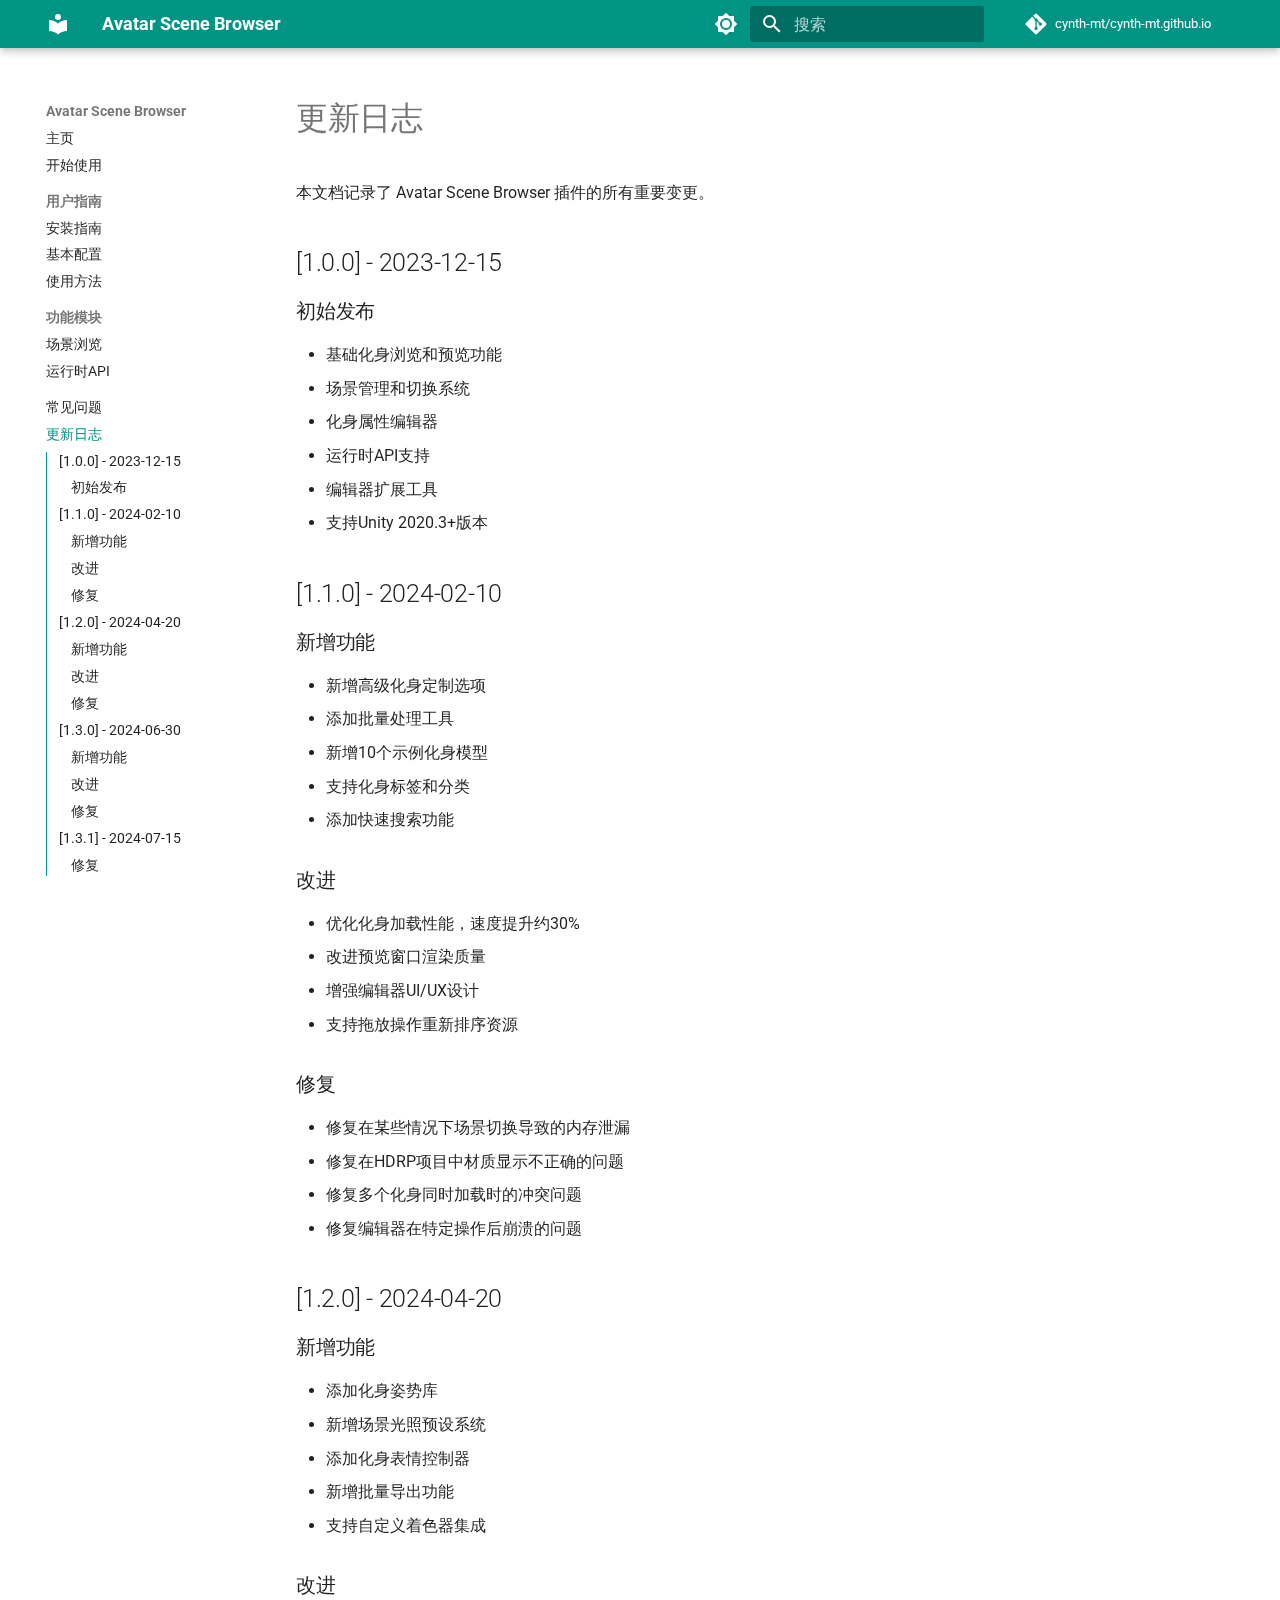
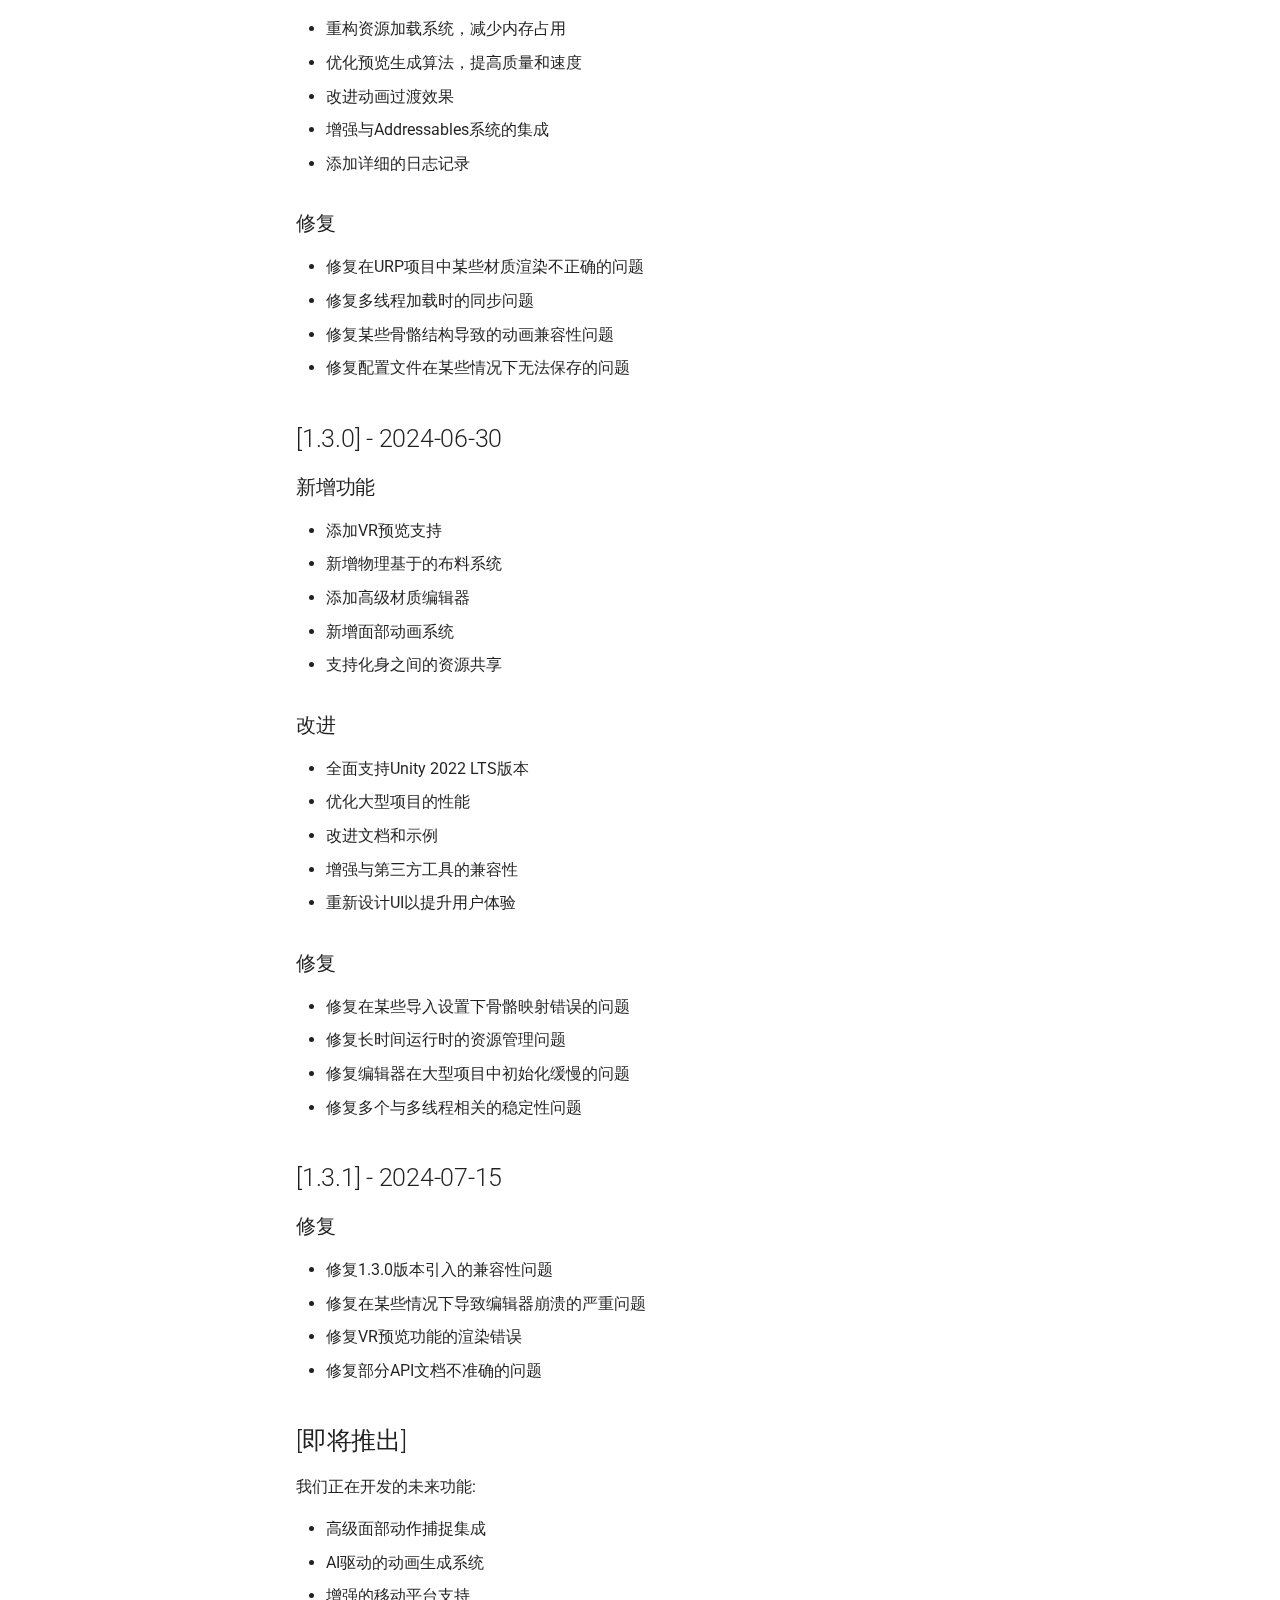
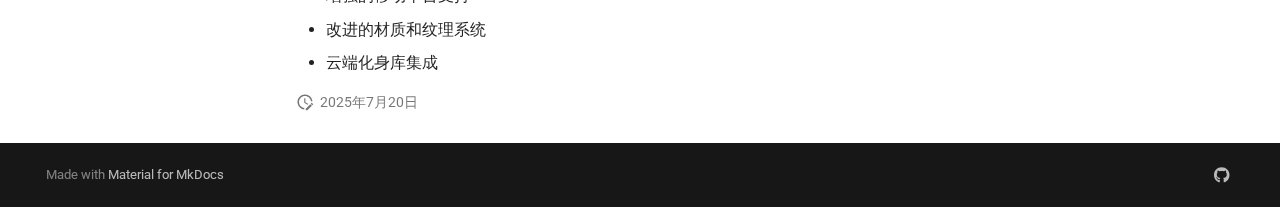
<file: AvatarSceneBrowser/site/release_log/index.html>
<!doctype html>
<html lang="zh" class="no-js">
  <head>
    
      <meta charset="utf-8">
      <meta name="viewport" content="width=device-width,initial-scale=1">
      
        <meta name="description" content="Unity化身场景管理插件文档">
      
      
        <meta name="author" content="Cynth-mt">
      
      
        <link rel="canonical" href="https://cynth-mt.github.io/AvatarSceneBrowser/release_log/">
      
      
        <link rel="prev" href="../faq/">
      
      
      
      <link rel="icon" href="../assets/images/favicon.png">
      <meta name="generator" content="mkdocs-1.6.1, mkdocs-material-9.6.15">
    
    
      
        <title>更新日志 - Avatar Scene Browser</title>
      
    
    
      <link rel="stylesheet" href="../assets/stylesheets/main.342714a4.min.css">
      
        
        <link rel="stylesheet" href="../assets/stylesheets/palette.06af60db.min.css">
      
      


    
    
      
    
    
      
        
        
        <link rel="preconnect" href="https://fonts.gstatic.com" crossorigin>
        <link rel="stylesheet" href="https://fonts.googleapis.com/css?family=Roboto:300,300i,400,400i,700,700i%7CRoboto+Mono:400,400i,700,700i&display=fallback">
        <style>:root{--md-text-font:"Roboto";--md-code-font:"Roboto Mono"}</style>
      
    
    
    <script>__md_scope=new URL("..",location),__md_hash=e=>[...e].reduce(((e,_)=>(e<<5)-e+_.charCodeAt(0)),0),__md_get=(e,_=localStorage,t=__md_scope)=>JSON.parse(_.getItem(t.pathname+"."+e)),__md_set=(e,_,t=localStorage,a=__md_scope)=>{try{t.setItem(a.pathname+"."+e,JSON.stringify(_))}catch(e){}}</script>
    
      

    
    
    
  </head>
  
  
    
    
      
    
    
    
    
    <body dir="ltr" data-md-color-scheme="default" data-md-color-primary="teal" data-md-color-accent="teal">
  
    
    <input class="md-toggle" data-md-toggle="drawer" type="checkbox" id="__drawer" autocomplete="off">
    <input class="md-toggle" data-md-toggle="search" type="checkbox" id="__search" autocomplete="off">
    <label class="md-overlay" for="__drawer"></label>
    <div data-md-component="skip">
      
        
        <a href="#_1" class="md-skip">
          跳转至
        </a>
      
    </div>
    <div data-md-component="announce">
      
    </div>
    
    
      

  

<header class="md-header md-header--shadow" data-md-component="header">
  <nav class="md-header__inner md-grid" aria-label="页眉">
    <a href=".." title="Avatar Scene Browser" class="md-header__button md-logo" aria-label="Avatar Scene Browser" data-md-component="logo">
      
  
  <svg xmlns="http://www.w3.org/2000/svg" viewBox="0 0 24 24"><path d="M12 8a3 3 0 0 0 3-3 3 3 0 0 0-3-3 3 3 0 0 0-3 3 3 3 0 0 0 3 3m0 3.54C9.64 9.35 6.5 8 3 8v11c3.5 0 6.64 1.35 9 3.54 2.36-2.19 5.5-3.54 9-3.54V8c-3.5 0-6.64 1.35-9 3.54"/></svg>

    </a>
    <label class="md-header__button md-icon" for="__drawer">
      
      <svg xmlns="http://www.w3.org/2000/svg" viewBox="0 0 24 24"><path d="M3 6h18v2H3zm0 5h18v2H3zm0 5h18v2H3z"/></svg>
    </label>
    <div class="md-header__title" data-md-component="header-title">
      <div class="md-header__ellipsis">
        <div class="md-header__topic">
          <span class="md-ellipsis">
            Avatar Scene Browser
          </span>
        </div>
        <div class="md-header__topic" data-md-component="header-topic">
          <span class="md-ellipsis">
            
              更新日志
            
          </span>
        </div>
      </div>
    </div>
    
      
        <form class="md-header__option" data-md-component="palette">
  
    
    
    
    <input class="md-option" data-md-color-media="" data-md-color-scheme="default" data-md-color-primary="teal" data-md-color-accent="teal"  aria-label="切换到暗色模式"  type="radio" name="__palette" id="__palette_0">
    
      <label class="md-header__button md-icon" title="切换到暗色模式" for="__palette_1" hidden>
        <svg xmlns="http://www.w3.org/2000/svg" viewBox="0 0 24 24"><path d="M12 8a4 4 0 0 0-4 4 4 4 0 0 0 4 4 4 4 0 0 0 4-4 4 4 0 0 0-4-4m0 10a6 6 0 0 1-6-6 6 6 0 0 1 6-6 6 6 0 0 1 6 6 6 6 0 0 1-6 6m8-9.31V4h-4.69L12 .69 8.69 4H4v4.69L.69 12 4 15.31V20h4.69L12 23.31 15.31 20H20v-4.69L23.31 12z"/></svg>
      </label>
    
  
    
    
    
    <input class="md-option" data-md-color-media="" data-md-color-scheme="slate" data-md-color-primary="teal" data-md-color-accent="teal"  aria-label="切换到亮色模式"  type="radio" name="__palette" id="__palette_1">
    
      <label class="md-header__button md-icon" title="切换到亮色模式" for="__palette_0" hidden>
        <svg xmlns="http://www.w3.org/2000/svg" viewBox="0 0 24 24"><path d="M12 18c-.89 0-1.74-.2-2.5-.55C11.56 16.5 13 14.42 13 12s-1.44-4.5-3.5-5.45C10.26 6.2 11.11 6 12 6a6 6 0 0 1 6 6 6 6 0 0 1-6 6m8-9.31V4h-4.69L12 .69 8.69 4H4v4.69L.69 12 4 15.31V20h4.69L12 23.31 15.31 20H20v-4.69L23.31 12z"/></svg>
      </label>
    
  
</form>
      
    
    
      <script>var palette=__md_get("__palette");if(palette&&palette.color){if("(prefers-color-scheme)"===palette.color.media){var media=matchMedia("(prefers-color-scheme: light)"),input=document.querySelector(media.matches?"[data-md-color-media='(prefers-color-scheme: light)']":"[data-md-color-media='(prefers-color-scheme: dark)']");palette.color.media=input.getAttribute("data-md-color-media"),palette.color.scheme=input.getAttribute("data-md-color-scheme"),palette.color.primary=input.getAttribute("data-md-color-primary"),palette.color.accent=input.getAttribute("data-md-color-accent")}for(var[key,value]of Object.entries(palette.color))document.body.setAttribute("data-md-color-"+key,value)}</script>
    
    
    
      
      
        <label class="md-header__button md-icon" for="__search">
          
          <svg xmlns="http://www.w3.org/2000/svg" viewBox="0 0 24 24"><path d="M9.5 3A6.5 6.5 0 0 1 16 9.5c0 1.61-.59 3.09-1.56 4.23l.27.27h.79l5 5-1.5 1.5-5-5v-.79l-.27-.27A6.52 6.52 0 0 1 9.5 16 6.5 6.5 0 0 1 3 9.5 6.5 6.5 0 0 1 9.5 3m0 2C7 5 5 7 5 9.5S7 14 9.5 14 14 12 14 9.5 12 5 9.5 5"/></svg>
        </label>
        <div class="md-search" data-md-component="search" role="dialog">
  <label class="md-search__overlay" for="__search"></label>
  <div class="md-search__inner" role="search">
    <form class="md-search__form" name="search">
      <input type="text" class="md-search__input" name="query" aria-label="搜索" placeholder="搜索" autocapitalize="off" autocorrect="off" autocomplete="off" spellcheck="false" data-md-component="search-query" required>
      <label class="md-search__icon md-icon" for="__search">
        
        <svg xmlns="http://www.w3.org/2000/svg" viewBox="0 0 24 24"><path d="M9.5 3A6.5 6.5 0 0 1 16 9.5c0 1.61-.59 3.09-1.56 4.23l.27.27h.79l5 5-1.5 1.5-5-5v-.79l-.27-.27A6.52 6.52 0 0 1 9.5 16 6.5 6.5 0 0 1 3 9.5 6.5 6.5 0 0 1 9.5 3m0 2C7 5 5 7 5 9.5S7 14 9.5 14 14 12 14 9.5 12 5 9.5 5"/></svg>
        
        <svg xmlns="http://www.w3.org/2000/svg" viewBox="0 0 24 24"><path d="M20 11v2H8l5.5 5.5-1.42 1.42L4.16 12l7.92-7.92L13.5 5.5 8 11z"/></svg>
      </label>
      <nav class="md-search__options" aria-label="查找">
        
          <a href="javascript:void(0)" class="md-search__icon md-icon" title="分享" aria-label="分享" data-clipboard data-clipboard-text="" data-md-component="search-share" tabindex="-1">
            
            <svg xmlns="http://www.w3.org/2000/svg" viewBox="0 0 24 24"><path d="M18 16.08c-.76 0-1.44.3-1.96.77L8.91 12.7c.05-.23.09-.46.09-.7s-.04-.47-.09-.7l7.05-4.11c.54.5 1.25.81 2.04.81a3 3 0 0 0 3-3 3 3 0 0 0-3-3 3 3 0 0 0-3 3c0 .24.04.47.09.7L8.04 9.81C7.5 9.31 6.79 9 6 9a3 3 0 0 0-3 3 3 3 0 0 0 3 3c.79 0 1.5-.31 2.04-.81l7.12 4.15c-.05.21-.08.43-.08.66 0 1.61 1.31 2.91 2.92 2.91s2.92-1.3 2.92-2.91A2.92 2.92 0 0 0 18 16.08"/></svg>
          </a>
        
        <button type="reset" class="md-search__icon md-icon" title="清空当前内容" aria-label="清空当前内容" tabindex="-1">
          
          <svg xmlns="http://www.w3.org/2000/svg" viewBox="0 0 24 24"><path d="M19 6.41 17.59 5 12 10.59 6.41 5 5 6.41 10.59 12 5 17.59 6.41 19 12 13.41 17.59 19 19 17.59 13.41 12z"/></svg>
        </button>
      </nav>
      
    </form>
    <div class="md-search__output">
      <div class="md-search__scrollwrap" tabindex="0" data-md-scrollfix>
        <div class="md-search-result" data-md-component="search-result">
          <div class="md-search-result__meta">
            正在初始化搜索引擎
          </div>
          <ol class="md-search-result__list" role="presentation"></ol>
        </div>
      </div>
    </div>
  </div>
</div>
      
    
    
      <div class="md-header__source">
        <a href="https://github.com/cynth-mt/cynth-mt.github.io" title="前往仓库" class="md-source" data-md-component="source">
  <div class="md-source__icon md-icon">
    
    <svg xmlns="http://www.w3.org/2000/svg" viewBox="0 0 448 512"><!--! Font Awesome Free 6.7.2 by @fontawesome - https://fontawesome.com License - https://fontawesome.com/license/free (Icons: CC BY 4.0, Fonts: SIL OFL 1.1, Code: MIT License) Copyright 2024 Fonticons, Inc.--><path d="M439.55 236.05 244 40.45a28.87 28.87 0 0 0-40.81 0l-40.66 40.63 51.52 51.52c27.06-9.14 52.68 16.77 43.39 43.68l49.66 49.66c34.23-11.8 61.18 31 35.47 56.69-26.49 26.49-70.21-2.87-56-37.34L240.22 199v121.85c25.3 12.54 22.26 41.85 9.08 55a34.34 34.34 0 0 1-48.55 0c-17.57-17.6-11.07-46.91 11.25-56v-123c-20.8-8.51-24.6-30.74-18.64-45L142.57 101 8.45 235.14a28.86 28.86 0 0 0 0 40.81l195.61 195.6a28.86 28.86 0 0 0 40.8 0l194.69-194.69a28.86 28.86 0 0 0 0-40.81"/></svg>
  </div>
  <div class="md-source__repository">
    cynth-mt/cynth-mt.github.io
  </div>
</a>
      </div>
    
  </nav>
  
</header>
    
    <div class="md-container" data-md-component="container">
      
      
        
          
        
      
      <main class="md-main" data-md-component="main">
        <div class="md-main__inner md-grid">
          
            
              
              <div class="md-sidebar md-sidebar--primary" data-md-component="sidebar" data-md-type="navigation" >
                <div class="md-sidebar__scrollwrap">
                  <div class="md-sidebar__inner">
                    



  

<nav class="md-nav md-nav--primary md-nav--integrated" aria-label="导航栏" data-md-level="0">
  <label class="md-nav__title" for="__drawer">
    <a href=".." title="Avatar Scene Browser" class="md-nav__button md-logo" aria-label="Avatar Scene Browser" data-md-component="logo">
      
  
  <svg xmlns="http://www.w3.org/2000/svg" viewBox="0 0 24 24"><path d="M12 8a3 3 0 0 0 3-3 3 3 0 0 0-3-3 3 3 0 0 0-3 3 3 3 0 0 0 3 3m0 3.54C9.64 9.35 6.5 8 3 8v11c3.5 0 6.64 1.35 9 3.54 2.36-2.19 5.5-3.54 9-3.54V8c-3.5 0-6.64 1.35-9 3.54"/></svg>

    </a>
    Avatar Scene Browser
  </label>
  
    <div class="md-nav__source">
      <a href="https://github.com/cynth-mt/cynth-mt.github.io" title="前往仓库" class="md-source" data-md-component="source">
  <div class="md-source__icon md-icon">
    
    <svg xmlns="http://www.w3.org/2000/svg" viewBox="0 0 448 512"><!--! Font Awesome Free 6.7.2 by @fontawesome - https://fontawesome.com License - https://fontawesome.com/license/free (Icons: CC BY 4.0, Fonts: SIL OFL 1.1, Code: MIT License) Copyright 2024 Fonticons, Inc.--><path d="M439.55 236.05 244 40.45a28.87 28.87 0 0 0-40.81 0l-40.66 40.63 51.52 51.52c27.06-9.14 52.68 16.77 43.39 43.68l49.66 49.66c34.23-11.8 61.18 31 35.47 56.69-26.49 26.49-70.21-2.87-56-37.34L240.22 199v121.85c25.3 12.54 22.26 41.85 9.08 55a34.34 34.34 0 0 1-48.55 0c-17.57-17.6-11.07-46.91 11.25-56v-123c-20.8-8.51-24.6-30.74-18.64-45L142.57 101 8.45 235.14a28.86 28.86 0 0 0 0 40.81l195.61 195.6a28.86 28.86 0 0 0 40.8 0l194.69-194.69a28.86 28.86 0 0 0 0-40.81"/></svg>
  </div>
  <div class="md-source__repository">
    cynth-mt/cynth-mt.github.io
  </div>
</a>
    </div>
  
  <ul class="md-nav__list" data-md-scrollfix>
    
      
      
  
  
  
  
    <li class="md-nav__item">
      <a href=".." class="md-nav__link">
        
  
  
  <span class="md-ellipsis">
    主页
    
  </span>
  

      </a>
    </li>
  

    
      
      
  
  
  
  
    <li class="md-nav__item">
      <a href="../getting-started/" class="md-nav__link">
        
  
  
  <span class="md-ellipsis">
    开始使用
    
  </span>
  

      </a>
    </li>
  

    
      
      
  
  
  
  
    
    
    
    
      
        
        
      
    
    
    <li class="md-nav__item md-nav__item--section md-nav__item--nested">
      
        
        
          
        
        <input class="md-nav__toggle md-toggle md-toggle--indeterminate" type="checkbox" id="__nav_3" >
        
          
          <label class="md-nav__link" for="__nav_3" id="__nav_3_label" tabindex="">
            
  
  
  <span class="md-ellipsis">
    用户指南
    
  </span>
  

            <span class="md-nav__icon md-icon"></span>
          </label>
        
        <nav class="md-nav" data-md-level="1" aria-labelledby="__nav_3_label" aria-expanded="false">
          <label class="md-nav__title" for="__nav_3">
            <span class="md-nav__icon md-icon"></span>
            用户指南
          </label>
          <ul class="md-nav__list" data-md-scrollfix>
            
              
                
  
  
  
  
    <li class="md-nav__item">
      <a href="../installation/" class="md-nav__link">
        
  
  
  <span class="md-ellipsis">
    安装指南
    
  </span>
  

      </a>
    </li>
  

              
            
              
                
  
  
  
  
    <li class="md-nav__item">
      <a href="../configuration/" class="md-nav__link">
        
  
  
  <span class="md-ellipsis">
    基本配置
    
  </span>
  

      </a>
    </li>
  

              
            
              
                
  
  
  
  
    <li class="md-nav__item">
      <a href="../usage/" class="md-nav__link">
        
  
  
  <span class="md-ellipsis">
    使用方法
    
  </span>
  

      </a>
    </li>
  

              
            
          </ul>
        </nav>
      
    </li>
  

    
      
      
  
  
  
  
    
    
    
    
      
        
        
      
    
    
    <li class="md-nav__item md-nav__item--section md-nav__item--nested">
      
        
        
          
        
        <input class="md-nav__toggle md-toggle md-toggle--indeterminate" type="checkbox" id="__nav_4" >
        
          
          <label class="md-nav__link" for="__nav_4" id="__nav_4_label" tabindex="">
            
  
  
  <span class="md-ellipsis">
    功能模块
    
  </span>
  

            <span class="md-nav__icon md-icon"></span>
          </label>
        
        <nav class="md-nav" data-md-level="1" aria-labelledby="__nav_4_label" aria-expanded="false">
          <label class="md-nav__title" for="__nav_4">
            <span class="md-nav__icon md-icon"></span>
            功能模块
          </label>
          <ul class="md-nav__list" data-md-scrollfix>
            
              
                
  
  
  
  
    <li class="md-nav__item">
      <a href="../scene-browsing/" class="md-nav__link">
        
  
  
  <span class="md-ellipsis">
    场景浏览
    
  </span>
  

      </a>
    </li>
  

              
            
              
                
  
  
  
  
    <li class="md-nav__item">
      <a href="../runtime-api/" class="md-nav__link">
        
  
  
  <span class="md-ellipsis">
    运行时API
    
  </span>
  

      </a>
    </li>
  

              
            
          </ul>
        </nav>
      
    </li>
  

    
      
      
  
  
  
  
    <li class="md-nav__item">
      <a href="../faq/" class="md-nav__link">
        
  
  
  <span class="md-ellipsis">
    常见问题
    
  </span>
  

      </a>
    </li>
  

    
      
      
  
  
    
  
  
  
    <li class="md-nav__item md-nav__item--active">
      
      <input class="md-nav__toggle md-toggle" type="checkbox" id="__toc">
      
      
        
      
      
        <label class="md-nav__link md-nav__link--active" for="__toc">
          
  
  
  <span class="md-ellipsis">
    更新日志
    
  </span>
  

          <span class="md-nav__icon md-icon"></span>
        </label>
      
      <a href="./" class="md-nav__link md-nav__link--active">
        
  
  
  <span class="md-ellipsis">
    更新日志
    
  </span>
  

      </a>
      
        

<nav class="md-nav md-nav--secondary" aria-label="目录">
  
  
  
    
  
  
    <label class="md-nav__title" for="__toc">
      <span class="md-nav__icon md-icon"></span>
      目录
    </label>
    <ul class="md-nav__list" data-md-component="toc" data-md-scrollfix>
      
        <li class="md-nav__item">
  <a href="#100-2023-12-15" class="md-nav__link">
    <span class="md-ellipsis">
      [1.0.0] - 2023-12-15
    </span>
  </a>
  
    <nav class="md-nav" aria-label="[1.0.0] - 2023-12-15">
      <ul class="md-nav__list">
        
          <li class="md-nav__item">
  <a href="#_2" class="md-nav__link">
    <span class="md-ellipsis">
      初始发布
    </span>
  </a>
  
</li>
        
      </ul>
    </nav>
  
</li>
      
        <li class="md-nav__item">
  <a href="#110-2024-02-10" class="md-nav__link">
    <span class="md-ellipsis">
      [1.1.0] - 2024-02-10
    </span>
  </a>
  
    <nav class="md-nav" aria-label="[1.1.0] - 2024-02-10">
      <ul class="md-nav__list">
        
          <li class="md-nav__item">
  <a href="#_3" class="md-nav__link">
    <span class="md-ellipsis">
      新增功能
    </span>
  </a>
  
</li>
        
          <li class="md-nav__item">
  <a href="#_4" class="md-nav__link">
    <span class="md-ellipsis">
      改进
    </span>
  </a>
  
</li>
        
          <li class="md-nav__item">
  <a href="#_5" class="md-nav__link">
    <span class="md-ellipsis">
      修复
    </span>
  </a>
  
</li>
        
      </ul>
    </nav>
  
</li>
      
        <li class="md-nav__item">
  <a href="#120-2024-04-20" class="md-nav__link">
    <span class="md-ellipsis">
      [1.2.0] - 2024-04-20
    </span>
  </a>
  
    <nav class="md-nav" aria-label="[1.2.0] - 2024-04-20">
      <ul class="md-nav__list">
        
          <li class="md-nav__item">
  <a href="#_6" class="md-nav__link">
    <span class="md-ellipsis">
      新增功能
    </span>
  </a>
  
</li>
        
          <li class="md-nav__item">
  <a href="#_7" class="md-nav__link">
    <span class="md-ellipsis">
      改进
    </span>
  </a>
  
</li>
        
          <li class="md-nav__item">
  <a href="#_8" class="md-nav__link">
    <span class="md-ellipsis">
      修复
    </span>
  </a>
  
</li>
        
      </ul>
    </nav>
  
</li>
      
        <li class="md-nav__item">
  <a href="#130-2024-06-30" class="md-nav__link">
    <span class="md-ellipsis">
      [1.3.0] - 2024-06-30
    </span>
  </a>
  
    <nav class="md-nav" aria-label="[1.3.0] - 2024-06-30">
      <ul class="md-nav__list">
        
          <li class="md-nav__item">
  <a href="#_9" class="md-nav__link">
    <span class="md-ellipsis">
      新增功能
    </span>
  </a>
  
</li>
        
          <li class="md-nav__item">
  <a href="#_10" class="md-nav__link">
    <span class="md-ellipsis">
      改进
    </span>
  </a>
  
</li>
        
          <li class="md-nav__item">
  <a href="#_11" class="md-nav__link">
    <span class="md-ellipsis">
      修复
    </span>
  </a>
  
</li>
        
      </ul>
    </nav>
  
</li>
      
        <li class="md-nav__item">
  <a href="#131-2024-07-15" class="md-nav__link">
    <span class="md-ellipsis">
      [1.3.1] - 2024-07-15
    </span>
  </a>
  
    <nav class="md-nav" aria-label="[1.3.1] - 2024-07-15">
      <ul class="md-nav__list">
        
          <li class="md-nav__item">
  <a href="#_12" class="md-nav__link">
    <span class="md-ellipsis">
      修复
    </span>
  </a>
  
</li>
        
      </ul>
    </nav>
  
</li>
      
        <li class="md-nav__item">
  <a href="#_13" class="md-nav__link">
    <span class="md-ellipsis">
      [即将推出]
    </span>
  </a>
  
</li>
      
    </ul>
  
</nav>
      
    </li>
  

    
  </ul>
</nav>
                  </div>
                </div>
              </div>
            
            
          
          
            <div class="md-content" data-md-component="content">
              <article class="md-content__inner md-typeset">
                
                  


  
  


<h1 id="_1">更新日志<a class="headerlink" href="#_1" title="Permanent link">&para;</a></h1>
<p>本文档记录了 Avatar Scene Browser 插件的所有重要变更。</p>
<h2 id="100-2023-12-15">[1.0.0] - 2023-12-15<a class="headerlink" href="#100-2023-12-15" title="Permanent link">&para;</a></h2>
<h3 id="_2">初始发布<a class="headerlink" href="#_2" title="Permanent link">&para;</a></h3>
<ul>
<li>基础化身浏览和预览功能</li>
<li>场景管理和切换系统</li>
<li>化身属性编辑器</li>
<li>运行时API支持</li>
<li>编辑器扩展工具</li>
<li>支持Unity 2020.3+版本</li>
</ul>
<h2 id="110-2024-02-10">[1.1.0] - 2024-02-10<a class="headerlink" href="#110-2024-02-10" title="Permanent link">&para;</a></h2>
<h3 id="_3">新增功能<a class="headerlink" href="#_3" title="Permanent link">&para;</a></h3>
<ul>
<li>新增高级化身定制选项</li>
<li>添加批量处理工具</li>
<li>新增10个示例化身模型</li>
<li>支持化身标签和分类</li>
<li>添加快速搜索功能</li>
</ul>
<h3 id="_4">改进<a class="headerlink" href="#_4" title="Permanent link">&para;</a></h3>
<ul>
<li>优化化身加载性能，速度提升约30%</li>
<li>改进预览窗口渲染质量</li>
<li>增强编辑器UI/UX设计</li>
<li>支持拖放操作重新排序资源</li>
</ul>
<h3 id="_5">修复<a class="headerlink" href="#_5" title="Permanent link">&para;</a></h3>
<ul>
<li>修复在某些情况下场景切换导致的内存泄漏</li>
<li>修复在HDRP项目中材质显示不正确的问题</li>
<li>修复多个化身同时加载时的冲突问题</li>
<li>修复编辑器在特定操作后崩溃的问题</li>
</ul>
<h2 id="120-2024-04-20">[1.2.0] - 2024-04-20<a class="headerlink" href="#120-2024-04-20" title="Permanent link">&para;</a></h2>
<h3 id="_6">新增功能<a class="headerlink" href="#_6" title="Permanent link">&para;</a></h3>
<ul>
<li>添加化身姿势库</li>
<li>新增场景光照预设系统</li>
<li>添加化身表情控制器</li>
<li>新增批量导出功能</li>
<li>支持自定义着色器集成</li>
</ul>
<h3 id="_7">改进<a class="headerlink" href="#_7" title="Permanent link">&para;</a></h3>
<ul>
<li>重构资源加载系统，减少内存占用</li>
<li>优化预览生成算法，提高质量和速度</li>
<li>改进动画过渡效果</li>
<li>增强与Addressables系统的集成</li>
<li>添加详细的日志记录</li>
</ul>
<h3 id="_8">修复<a class="headerlink" href="#_8" title="Permanent link">&para;</a></h3>
<ul>
<li>修复在URP项目中某些材质渲染不正确的问题</li>
<li>修复多线程加载时的同步问题</li>
<li>修复某些骨骼结构导致的动画兼容性问题</li>
<li>修复配置文件在某些情况下无法保存的问题</li>
</ul>
<h2 id="130-2024-06-30">[1.3.0] - 2024-06-30<a class="headerlink" href="#130-2024-06-30" title="Permanent link">&para;</a></h2>
<h3 id="_9">新增功能<a class="headerlink" href="#_9" title="Permanent link">&para;</a></h3>
<ul>
<li>添加VR预览支持</li>
<li>新增物理基于的布料系统</li>
<li>添加高级材质编辑器</li>
<li>新增面部动画系统</li>
<li>支持化身之间的资源共享</li>
</ul>
<h3 id="_10">改进<a class="headerlink" href="#_10" title="Permanent link">&para;</a></h3>
<ul>
<li>全面支持Unity 2022 LTS版本</li>
<li>优化大型项目的性能</li>
<li>改进文档和示例</li>
<li>增强与第三方工具的兼容性</li>
<li>重新设计UI以提升用户体验</li>
</ul>
<h3 id="_11">修复<a class="headerlink" href="#_11" title="Permanent link">&para;</a></h3>
<ul>
<li>修复在某些导入设置下骨骼映射错误的问题</li>
<li>修复长时间运行时的资源管理问题</li>
<li>修复编辑器在大型项目中初始化缓慢的问题</li>
<li>修复多个与多线程相关的稳定性问题</li>
</ul>
<h2 id="131-2024-07-15">[1.3.1] - 2024-07-15<a class="headerlink" href="#131-2024-07-15" title="Permanent link">&para;</a></h2>
<h3 id="_12">修复<a class="headerlink" href="#_12" title="Permanent link">&para;</a></h3>
<ul>
<li>修复1.3.0版本引入的兼容性问题</li>
<li>修复在某些情况下导致编辑器崩溃的严重问题</li>
<li>修复VR预览功能的渲染错误</li>
<li>修复部分API文档不准确的问题</li>
</ul>
<h2 id="_13">[即将推出]<a class="headerlink" href="#_13" title="Permanent link">&para;</a></h2>
<p>我们正在开发的未来功能:</p>
<ul>
<li>高级面部动作捕捉集成</li>
<li>AI驱动的动画生成系统</li>
<li>增强的移动平台支持</li>
<li>改进的材质和纹理系统</li>
<li>云端化身库集成 </li>
</ul>







  
    
  
  


  <aside class="md-source-file">
    
      
  <span class="md-source-file__fact">
    <span class="md-icon" title="最后更新">
      <svg xmlns="http://www.w3.org/2000/svg" viewBox="0 0 24 24"><path d="M21 13.1c-.1 0-.3.1-.4.2l-1 1 2.1 2.1 1-1c.2-.2.2-.6 0-.8l-1.3-1.3c-.1-.1-.2-.2-.4-.2m-1.9 1.8-6.1 6V23h2.1l6.1-6.1zM12.5 7v5.2l4 2.4-1 1L11 13V7zM11 21.9c-5.1-.5-9-4.8-9-9.9C2 6.5 6.5 2 12 2c5.3 0 9.6 4.1 10 9.3-.3-.1-.6-.2-1-.2s-.7.1-1 .2C19.6 7.2 16.2 4 12 4c-4.4 0-8 3.6-8 8 0 4.1 3.1 7.5 7.1 7.9l-.1.2z"/></svg>
    </span>
    <span class="git-revision-date-localized-plugin git-revision-date-localized-plugin-date" title="2025年7月20日 10:13:50 UTC">2025年7月20日</span>
  </span>

    
    
    
    
  </aside>





                
              </article>
            </div>
          
          
<script>var target=document.getElementById(location.hash.slice(1));target&&target.name&&(target.checked=target.name.startsWith("__tabbed_"))</script>
        </div>
        
          <button type="button" class="md-top md-icon" data-md-component="top" hidden>
  
  <svg xmlns="http://www.w3.org/2000/svg" viewBox="0 0 24 24"><path d="M13 20h-2V8l-5.5 5.5-1.42-1.42L12 4.16l7.92 7.92-1.42 1.42L13 8z"/></svg>
  回到页面顶部
</button>
        
      </main>
      
        <footer class="md-footer">
  
  <div class="md-footer-meta md-typeset">
    <div class="md-footer-meta__inner md-grid">
      <div class="md-copyright">
  
  
    Made with
    <a href="https://squidfunk.github.io/mkdocs-material/" target="_blank" rel="noopener">
      Material for MkDocs
    </a>
  
</div>
      
        <div class="md-social">
  
    
    
    
    
      
      
    
    <a href="https://github.com/cynth-mt" target="_blank" rel="noopener" title="github.com" class="md-social__link">
      <svg xmlns="http://www.w3.org/2000/svg" viewBox="0 0 496 512"><!--! Font Awesome Free 6.7.2 by @fontawesome - https://fontawesome.com License - https://fontawesome.com/license/free (Icons: CC BY 4.0, Fonts: SIL OFL 1.1, Code: MIT License) Copyright 2024 Fonticons, Inc.--><path d="M165.9 397.4c0 2-2.3 3.6-5.2 3.6-3.3.3-5.6-1.3-5.6-3.6 0-2 2.3-3.6 5.2-3.6 3-.3 5.6 1.3 5.6 3.6m-31.1-4.5c-.7 2 1.3 4.3 4.3 4.9 2.6 1 5.6 0 6.2-2s-1.3-4.3-4.3-5.2c-2.6-.7-5.5.3-6.2 2.3m44.2-1.7c-2.9.7-4.9 2.6-4.6 4.9.3 2 2.9 3.3 5.9 2.6 2.9-.7 4.9-2.6 4.6-4.6-.3-1.9-3-3.2-5.9-2.9M244.8 8C106.1 8 0 113.3 0 252c0 110.9 69.8 205.8 169.5 239.2 12.8 2.3 17.3-5.6 17.3-12.1 0-6.2-.3-40.4-.3-61.4 0 0-70 15-84.7-29.8 0 0-11.4-29.1-27.8-36.6 0 0-22.9-15.7 1.6-15.4 0 0 24.9 2 38.6 25.8 21.9 38.6 58.6 27.5 72.9 20.9 2.3-16 8.8-27.1 16-33.7-55.9-6.2-112.3-14.3-112.3-110.5 0-27.5 7.6-41.3 23.6-58.9-2.6-6.5-11.1-33.3 2.6-67.9 20.9-6.5 69 27 69 27 20-5.6 41.5-8.5 62.8-8.5s42.8 2.9 62.8 8.5c0 0 48.1-33.6 69-27 13.7 34.7 5.2 61.4 2.6 67.9 16 17.7 25.8 31.5 25.8 58.9 0 96.5-58.9 104.2-114.8 110.5 9.2 7.9 17 22.9 17 46.4 0 33.7-.3 75.4-.3 83.6 0 6.5 4.6 14.4 17.3 12.1C428.2 457.8 496 362.9 496 252 496 113.3 383.5 8 244.8 8M97.2 352.9c-1.3 1-1 3.3.7 5.2 1.6 1.6 3.9 2.3 5.2 1 1.3-1 1-3.3-.7-5.2-1.6-1.6-3.9-2.3-5.2-1m-10.8-8.1c-.7 1.3.3 2.9 2.3 3.9 1.6 1 3.6.7 4.3-.7.7-1.3-.3-2.9-2.3-3.9-2-.6-3.6-.3-4.3.7m32.4 35.6c-1.6 1.3-1 4.3 1.3 6.2 2.3 2.3 5.2 2.6 6.5 1 1.3-1.3.7-4.3-1.3-6.2-2.2-2.3-5.2-2.6-6.5-1m-11.4-14.7c-1.6 1-1.6 3.6 0 5.9s4.3 3.3 5.6 2.3c1.6-1.3 1.6-3.9 0-6.2-1.4-2.3-4-3.3-5.6-2"/></svg>
    </a>
  
</div>
      
    </div>
  </div>
</footer>
      
    </div>
    <div class="md-dialog" data-md-component="dialog">
      <div class="md-dialog__inner md-typeset"></div>
    </div>
    
    
    
      
      <script id="__config" type="application/json">{"base": "..", "features": ["navigation.sections", "navigation.expand", "navigation.top", "search.highlight", "search.share", "toc.integrate", "content.code.annotate", "content.code.copy"], "search": "../assets/javascripts/workers/search.d50fe291.min.js", "tags": null, "translations": {"clipboard.copied": "\u5df2\u590d\u5236", "clipboard.copy": "\u590d\u5236", "search.result.more.one": "\u5728\u8be5\u9875\u4e0a\u8fd8\u6709 1 \u4e2a\u7b26\u5408\u6761\u4ef6\u7684\u7ed3\u679c", "search.result.more.other": "\u5728\u8be5\u9875\u4e0a\u8fd8\u6709 # \u4e2a\u7b26\u5408\u6761\u4ef6\u7684\u7ed3\u679c", "search.result.none": "\u6ca1\u6709\u627e\u5230\u7b26\u5408\u6761\u4ef6\u7684\u7ed3\u679c", "search.result.one": "\u627e\u5230 1 \u4e2a\u7b26\u5408\u6761\u4ef6\u7684\u7ed3\u679c", "search.result.other": "# \u4e2a\u7b26\u5408\u6761\u4ef6\u7684\u7ed3\u679c", "search.result.placeholder": "\u952e\u5165\u4ee5\u5f00\u59cb\u641c\u7d22", "search.result.term.missing": "\u7f3a\u5c11", "select.version": "\u9009\u62e9\u5f53\u524d\u7248\u672c"}, "version": null}</script>
    
    
      <script src="../assets/javascripts/bundle.56ea9cef.min.js"></script>
      
    
  </body>
</html>
</file>
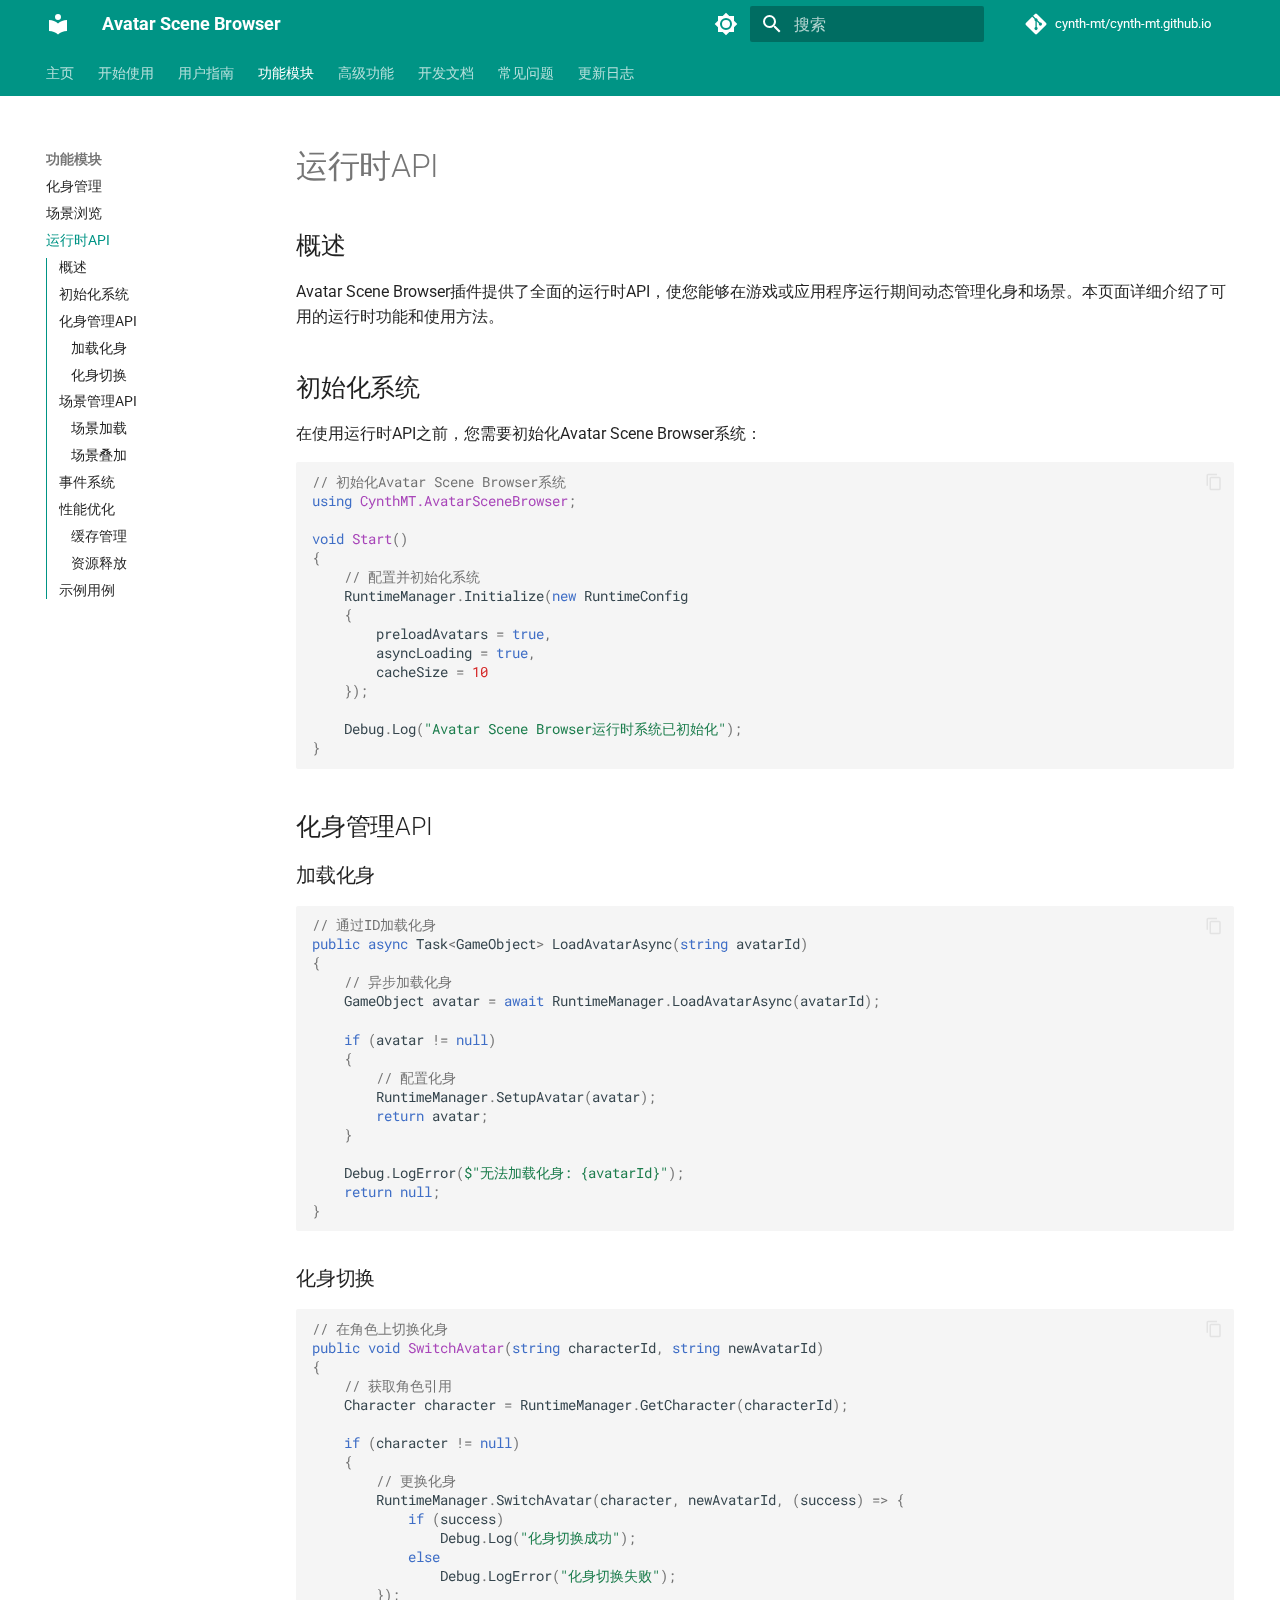
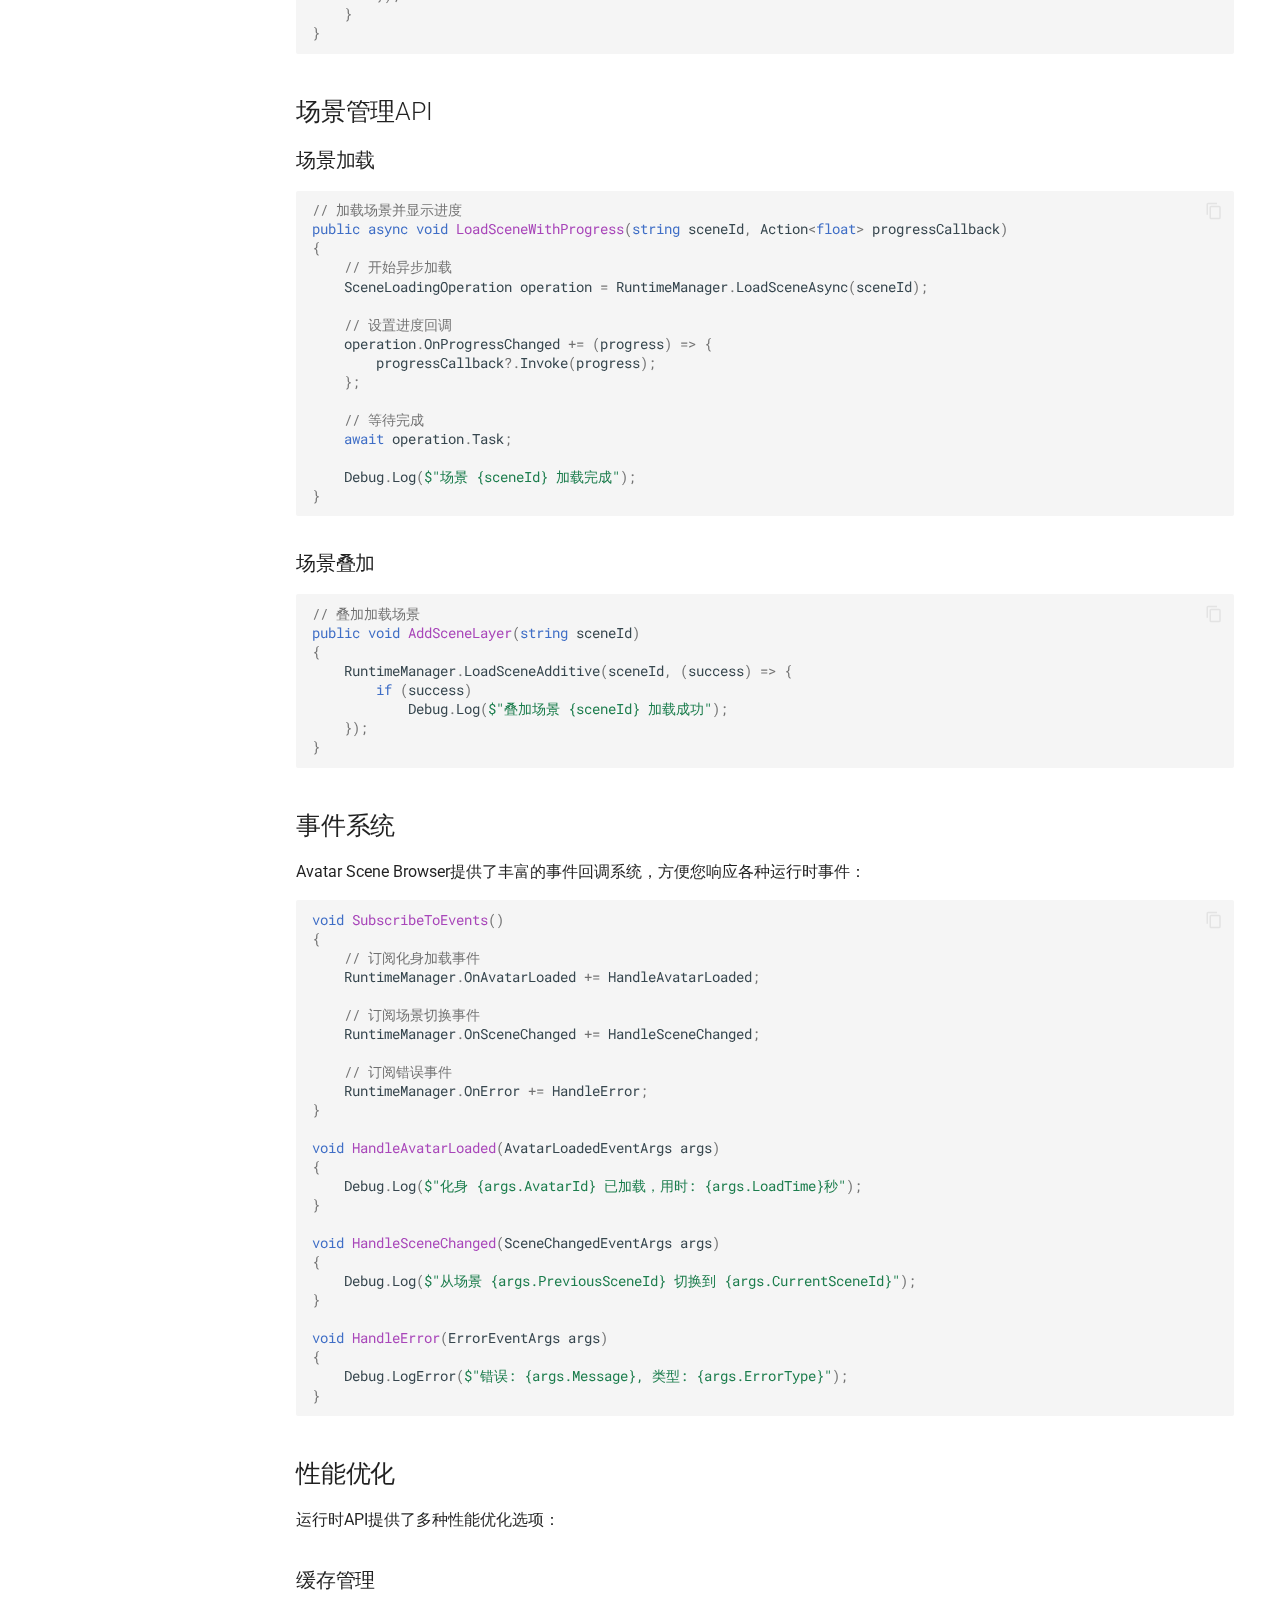
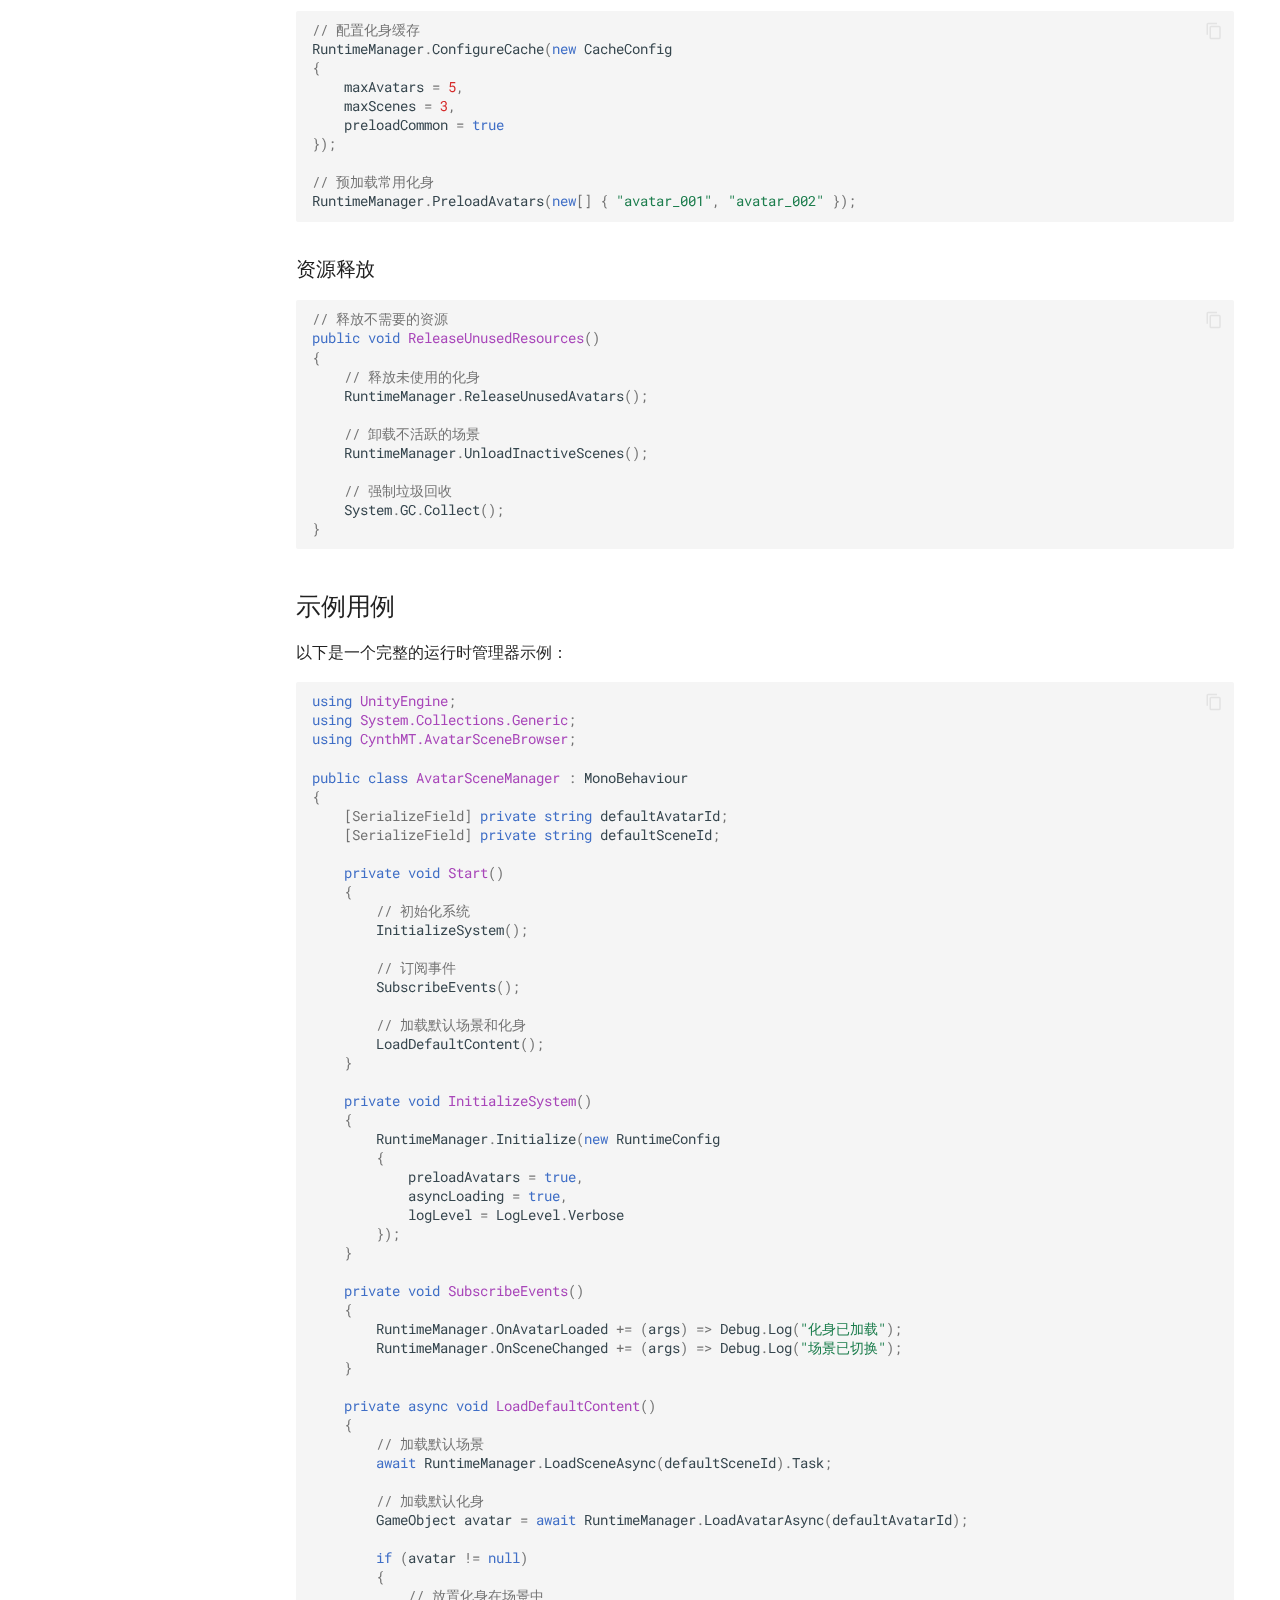
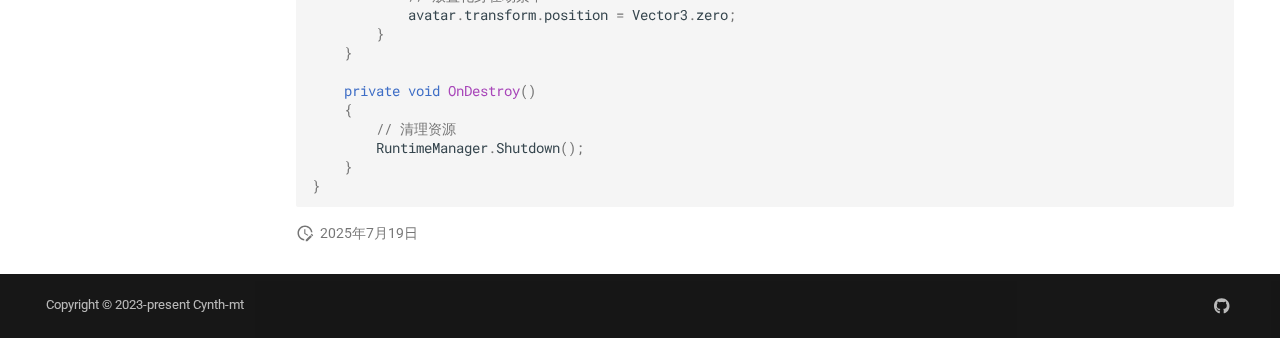
<file: AvatarSceneBrowser/site/runtime-api/index.html>
<!doctype html>
<html lang="zh" class="no-js">
  <head>
    
      <meta charset="utf-8">
      <meta name="viewport" content="width=device-width,initial-scale=1">
      
        <meta name="description" content="Unity化身场景管理插件文档">
      
      
        <meta name="author" content="Cynth-mt">
      
      
        <link rel="canonical" href="https://cynth-mt.github.io/AvatarSceneBrowser/runtime-api/">
      
      
        <link rel="prev" href="../scene-browsing/">
      
      
        <link rel="next" href="../faq/">
      
      
      <link rel="icon" href="../assets/images/favicon.png">
      <meta name="generator" content="mkdocs-1.6.1, mkdocs-material-9.6.15">
    
    
      
        <title>运行时API - Avatar Scene Browser</title>
      
    
    
      <link rel="stylesheet" href="../assets/stylesheets/main.342714a4.min.css">
      
        
        <link rel="stylesheet" href="../assets/stylesheets/palette.06af60db.min.css">
      
      


    
    
      
    
    
      
        
        
        <link rel="preconnect" href="https://fonts.gstatic.com" crossorigin>
        <link rel="stylesheet" href="https://fonts.googleapis.com/css?family=Roboto:300,300i,400,400i,700,700i%7CRoboto+Mono:400,400i,700,700i&display=fallback">
        <style>:root{--md-text-font:"Roboto";--md-code-font:"Roboto Mono"}</style>
      
    
    
    <script>__md_scope=new URL("..",location),__md_hash=e=>[...e].reduce(((e,_)=>(e<<5)-e+_.charCodeAt(0)),0),__md_get=(e,_=localStorage,t=__md_scope)=>JSON.parse(_.getItem(t.pathname+"."+e)),__md_set=(e,_,t=localStorage,a=__md_scope)=>{try{t.setItem(a.pathname+"."+e,JSON.stringify(_))}catch(e){}}</script>
    
      

    
    
    
  </head>
  
  
    
    
      
    
    
    
    
    <body dir="ltr" data-md-color-scheme="default" data-md-color-primary="teal" data-md-color-accent="teal">
  
    
    <input class="md-toggle" data-md-toggle="drawer" type="checkbox" id="__drawer" autocomplete="off">
    <input class="md-toggle" data-md-toggle="search" type="checkbox" id="__search" autocomplete="off">
    <label class="md-overlay" for="__drawer"></label>
    <div data-md-component="skip">
      
        
        <a href="#api" class="md-skip">
          跳转至
        </a>
      
    </div>
    <div data-md-component="announce">
      
    </div>
    
    
      

<header class="md-header" data-md-component="header">
  <nav class="md-header__inner md-grid" aria-label="页眉">
    <a href=".." title="Avatar Scene Browser" class="md-header__button md-logo" aria-label="Avatar Scene Browser" data-md-component="logo">
      
  
  <svg xmlns="http://www.w3.org/2000/svg" viewBox="0 0 24 24"><path d="M12 8a3 3 0 0 0 3-3 3 3 0 0 0-3-3 3 3 0 0 0-3 3 3 3 0 0 0 3 3m0 3.54C9.64 9.35 6.5 8 3 8v11c3.5 0 6.64 1.35 9 3.54 2.36-2.19 5.5-3.54 9-3.54V8c-3.5 0-6.64 1.35-9 3.54"/></svg>

    </a>
    <label class="md-header__button md-icon" for="__drawer">
      
      <svg xmlns="http://www.w3.org/2000/svg" viewBox="0 0 24 24"><path d="M3 6h18v2H3zm0 5h18v2H3zm0 5h18v2H3z"/></svg>
    </label>
    <div class="md-header__title" data-md-component="header-title">
      <div class="md-header__ellipsis">
        <div class="md-header__topic">
          <span class="md-ellipsis">
            Avatar Scene Browser
          </span>
        </div>
        <div class="md-header__topic" data-md-component="header-topic">
          <span class="md-ellipsis">
            
              运行时API
            
          </span>
        </div>
      </div>
    </div>
    
      
        <form class="md-header__option" data-md-component="palette">
  
    
    
    
    <input class="md-option" data-md-color-media="" data-md-color-scheme="default" data-md-color-primary="teal" data-md-color-accent="teal"  aria-label="切换到暗色模式"  type="radio" name="__palette" id="__palette_0">
    
      <label class="md-header__button md-icon" title="切换到暗色模式" for="__palette_1" hidden>
        <svg xmlns="http://www.w3.org/2000/svg" viewBox="0 0 24 24"><path d="M12 8a4 4 0 0 0-4 4 4 4 0 0 0 4 4 4 4 0 0 0 4-4 4 4 0 0 0-4-4m0 10a6 6 0 0 1-6-6 6 6 0 0 1 6-6 6 6 0 0 1 6 6 6 6 0 0 1-6 6m8-9.31V4h-4.69L12 .69 8.69 4H4v4.69L.69 12 4 15.31V20h4.69L12 23.31 15.31 20H20v-4.69L23.31 12z"/></svg>
      </label>
    
  
    
    
    
    <input class="md-option" data-md-color-media="" data-md-color-scheme="slate" data-md-color-primary="teal" data-md-color-accent="teal"  aria-label="切换到亮色模式"  type="radio" name="__palette" id="__palette_1">
    
      <label class="md-header__button md-icon" title="切换到亮色模式" for="__palette_0" hidden>
        <svg xmlns="http://www.w3.org/2000/svg" viewBox="0 0 24 24"><path d="M12 18c-.89 0-1.74-.2-2.5-.55C11.56 16.5 13 14.42 13 12s-1.44-4.5-3.5-5.45C10.26 6.2 11.11 6 12 6a6 6 0 0 1 6 6 6 6 0 0 1-6 6m8-9.31V4h-4.69L12 .69 8.69 4H4v4.69L.69 12 4 15.31V20h4.69L12 23.31 15.31 20H20v-4.69L23.31 12z"/></svg>
      </label>
    
  
</form>
      
    
    
      <script>var palette=__md_get("__palette");if(palette&&palette.color){if("(prefers-color-scheme)"===palette.color.media){var media=matchMedia("(prefers-color-scheme: light)"),input=document.querySelector(media.matches?"[data-md-color-media='(prefers-color-scheme: light)']":"[data-md-color-media='(prefers-color-scheme: dark)']");palette.color.media=input.getAttribute("data-md-color-media"),palette.color.scheme=input.getAttribute("data-md-color-scheme"),palette.color.primary=input.getAttribute("data-md-color-primary"),palette.color.accent=input.getAttribute("data-md-color-accent")}for(var[key,value]of Object.entries(palette.color))document.body.setAttribute("data-md-color-"+key,value)}</script>
    
    
    
      
      
        <label class="md-header__button md-icon" for="__search">
          
          <svg xmlns="http://www.w3.org/2000/svg" viewBox="0 0 24 24"><path d="M9.5 3A6.5 6.5 0 0 1 16 9.5c0 1.61-.59 3.09-1.56 4.23l.27.27h.79l5 5-1.5 1.5-5-5v-.79l-.27-.27A6.52 6.52 0 0 1 9.5 16 6.5 6.5 0 0 1 3 9.5 6.5 6.5 0 0 1 9.5 3m0 2C7 5 5 7 5 9.5S7 14 9.5 14 14 12 14 9.5 12 5 9.5 5"/></svg>
        </label>
        <div class="md-search" data-md-component="search" role="dialog">
  <label class="md-search__overlay" for="__search"></label>
  <div class="md-search__inner" role="search">
    <form class="md-search__form" name="search">
      <input type="text" class="md-search__input" name="query" aria-label="搜索" placeholder="搜索" autocapitalize="off" autocorrect="off" autocomplete="off" spellcheck="false" data-md-component="search-query" required>
      <label class="md-search__icon md-icon" for="__search">
        
        <svg xmlns="http://www.w3.org/2000/svg" viewBox="0 0 24 24"><path d="M9.5 3A6.5 6.5 0 0 1 16 9.5c0 1.61-.59 3.09-1.56 4.23l.27.27h.79l5 5-1.5 1.5-5-5v-.79l-.27-.27A6.52 6.52 0 0 1 9.5 16 6.5 6.5 0 0 1 3 9.5 6.5 6.5 0 0 1 9.5 3m0 2C7 5 5 7 5 9.5S7 14 9.5 14 14 12 14 9.5 12 5 9.5 5"/></svg>
        
        <svg xmlns="http://www.w3.org/2000/svg" viewBox="0 0 24 24"><path d="M20 11v2H8l5.5 5.5-1.42 1.42L4.16 12l7.92-7.92L13.5 5.5 8 11z"/></svg>
      </label>
      <nav class="md-search__options" aria-label="查找">
        
          <a href="javascript:void(0)" class="md-search__icon md-icon" title="分享" aria-label="分享" data-clipboard data-clipboard-text="" data-md-component="search-share" tabindex="-1">
            
            <svg xmlns="http://www.w3.org/2000/svg" viewBox="0 0 24 24"><path d="M18 16.08c-.76 0-1.44.3-1.96.77L8.91 12.7c.05-.23.09-.46.09-.7s-.04-.47-.09-.7l7.05-4.11c.54.5 1.25.81 2.04.81a3 3 0 0 0 3-3 3 3 0 0 0-3-3 3 3 0 0 0-3 3c0 .24.04.47.09.7L8.04 9.81C7.5 9.31 6.79 9 6 9a3 3 0 0 0-3 3 3 3 0 0 0 3 3c.79 0 1.5-.31 2.04-.81l7.12 4.15c-.05.21-.08.43-.08.66 0 1.61 1.31 2.91 2.92 2.91s2.92-1.3 2.92-2.91A2.92 2.92 0 0 0 18 16.08"/></svg>
          </a>
        
        <button type="reset" class="md-search__icon md-icon" title="清空当前内容" aria-label="清空当前内容" tabindex="-1">
          
          <svg xmlns="http://www.w3.org/2000/svg" viewBox="0 0 24 24"><path d="M19 6.41 17.59 5 12 10.59 6.41 5 5 6.41 10.59 12 5 17.59 6.41 19 12 13.41 17.59 19 19 17.59 13.41 12z"/></svg>
        </button>
      </nav>
      
    </form>
    <div class="md-search__output">
      <div class="md-search__scrollwrap" tabindex="0" data-md-scrollfix>
        <div class="md-search-result" data-md-component="search-result">
          <div class="md-search-result__meta">
            正在初始化搜索引擎
          </div>
          <ol class="md-search-result__list" role="presentation"></ol>
        </div>
      </div>
    </div>
  </div>
</div>
      
    
    
      <div class="md-header__source">
        <a href="https://github.com/cynth-mt/cynth-mt.github.io" title="前往仓库" class="md-source" data-md-component="source">
  <div class="md-source__icon md-icon">
    
    <svg xmlns="http://www.w3.org/2000/svg" viewBox="0 0 448 512"><!--! Font Awesome Free 6.7.2 by @fontawesome - https://fontawesome.com License - https://fontawesome.com/license/free (Icons: CC BY 4.0, Fonts: SIL OFL 1.1, Code: MIT License) Copyright 2024 Fonticons, Inc.--><path d="M439.55 236.05 244 40.45a28.87 28.87 0 0 0-40.81 0l-40.66 40.63 51.52 51.52c27.06-9.14 52.68 16.77 43.39 43.68l49.66 49.66c34.23-11.8 61.18 31 35.47 56.69-26.49 26.49-70.21-2.87-56-37.34L240.22 199v121.85c25.3 12.54 22.26 41.85 9.08 55a34.34 34.34 0 0 1-48.55 0c-17.57-17.6-11.07-46.91 11.25-56v-123c-20.8-8.51-24.6-30.74-18.64-45L142.57 101 8.45 235.14a28.86 28.86 0 0 0 0 40.81l195.61 195.6a28.86 28.86 0 0 0 40.8 0l194.69-194.69a28.86 28.86 0 0 0 0-40.81"/></svg>
  </div>
  <div class="md-source__repository">
    cynth-mt/cynth-mt.github.io
  </div>
</a>
      </div>
    
  </nav>
  
</header>
    
    <div class="md-container" data-md-component="container">
      
      
        
          
            
<nav class="md-tabs" aria-label="标签" data-md-component="tabs">
  <div class="md-grid">
    <ul class="md-tabs__list">
      
        
  
  
  
  
    <li class="md-tabs__item">
      <a href=".." class="md-tabs__link">
        
  
  
    
  
  主页

      </a>
    </li>
  

      
        
  
  
  
  
    <li class="md-tabs__item">
      <a href="../getting-started/" class="md-tabs__link">
        
  
  
    
  
  开始使用

      </a>
    </li>
  

      
        
  
  
  
  
    
    
      <li class="md-tabs__item">
        <a href="../installation/" class="md-tabs__link">
          
  
  
  用户指南

        </a>
      </li>
    
  

      
        
  
  
  
    
  
  
    
    
      <li class="md-tabs__item md-tabs__item--active">
        <a href="../avatar-management.md" class="md-tabs__link">
          
  
  
  功能模块

        </a>
      </li>
    
  

      
        
  
  
  
  
    
    
      <li class="md-tabs__item">
        <a href="../extension-development.md" class="md-tabs__link">
          
  
  
  高级功能

        </a>
      </li>
    
  

      
        
  
  
  
  
    
    
      <li class="md-tabs__item">
        <a href="../api-reference.md" class="md-tabs__link">
          
  
  
  开发文档

        </a>
      </li>
    
  

      
        
  
  
  
  
    <li class="md-tabs__item">
      <a href="../faq/" class="md-tabs__link">
        
  
  
    
  
  常见问题

      </a>
    </li>
  

      
        
  
  
  
  
    <li class="md-tabs__item">
      <a href="../changelog.md" class="md-tabs__link">
        
  
  
    
  
  更新日志

      </a>
    </li>
  

      
    </ul>
  </div>
</nav>
          
        
      
      <main class="md-main" data-md-component="main">
        <div class="md-main__inner md-grid">
          
            
              
              <div class="md-sidebar md-sidebar--primary" data-md-component="sidebar" data-md-type="navigation" >
                <div class="md-sidebar__scrollwrap">
                  <div class="md-sidebar__inner">
                    


  


  

<nav class="md-nav md-nav--primary md-nav--lifted md-nav--integrated" aria-label="导航栏" data-md-level="0">
  <label class="md-nav__title" for="__drawer">
    <a href=".." title="Avatar Scene Browser" class="md-nav__button md-logo" aria-label="Avatar Scene Browser" data-md-component="logo">
      
  
  <svg xmlns="http://www.w3.org/2000/svg" viewBox="0 0 24 24"><path d="M12 8a3 3 0 0 0 3-3 3 3 0 0 0-3-3 3 3 0 0 0-3 3 3 3 0 0 0 3 3m0 3.54C9.64 9.35 6.5 8 3 8v11c3.5 0 6.64 1.35 9 3.54 2.36-2.19 5.5-3.54 9-3.54V8c-3.5 0-6.64 1.35-9 3.54"/></svg>

    </a>
    Avatar Scene Browser
  </label>
  
    <div class="md-nav__source">
      <a href="https://github.com/cynth-mt/cynth-mt.github.io" title="前往仓库" class="md-source" data-md-component="source">
  <div class="md-source__icon md-icon">
    
    <svg xmlns="http://www.w3.org/2000/svg" viewBox="0 0 448 512"><!--! Font Awesome Free 6.7.2 by @fontawesome - https://fontawesome.com License - https://fontawesome.com/license/free (Icons: CC BY 4.0, Fonts: SIL OFL 1.1, Code: MIT License) Copyright 2024 Fonticons, Inc.--><path d="M439.55 236.05 244 40.45a28.87 28.87 0 0 0-40.81 0l-40.66 40.63 51.52 51.52c27.06-9.14 52.68 16.77 43.39 43.68l49.66 49.66c34.23-11.8 61.18 31 35.47 56.69-26.49 26.49-70.21-2.87-56-37.34L240.22 199v121.85c25.3 12.54 22.26 41.85 9.08 55a34.34 34.34 0 0 1-48.55 0c-17.57-17.6-11.07-46.91 11.25-56v-123c-20.8-8.51-24.6-30.74-18.64-45L142.57 101 8.45 235.14a28.86 28.86 0 0 0 0 40.81l195.61 195.6a28.86 28.86 0 0 0 40.8 0l194.69-194.69a28.86 28.86 0 0 0 0-40.81"/></svg>
  </div>
  <div class="md-source__repository">
    cynth-mt/cynth-mt.github.io
  </div>
</a>
    </div>
  
  <ul class="md-nav__list" data-md-scrollfix>
    
      
      
  
  
  
  
    <li class="md-nav__item">
      <a href=".." class="md-nav__link">
        
  
  
  <span class="md-ellipsis">
    主页
    
  </span>
  

      </a>
    </li>
  

    
      
      
  
  
  
  
    <li class="md-nav__item">
      <a href="../getting-started/" class="md-nav__link">
        
  
  
  <span class="md-ellipsis">
    开始使用
    
  </span>
  

      </a>
    </li>
  

    
      
      
  
  
  
  
    
    
    
    
      
      
        
      
    
    
    <li class="md-nav__item md-nav__item--nested">
      
        
        
          
        
        <input class="md-nav__toggle md-toggle md-toggle--indeterminate" type="checkbox" id="__nav_3" >
        
          
          <label class="md-nav__link" for="__nav_3" id="__nav_3_label" tabindex="0">
            
  
  
  <span class="md-ellipsis">
    用户指南
    
  </span>
  

            <span class="md-nav__icon md-icon"></span>
          </label>
        
        <nav class="md-nav" data-md-level="1" aria-labelledby="__nav_3_label" aria-expanded="false">
          <label class="md-nav__title" for="__nav_3">
            <span class="md-nav__icon md-icon"></span>
            用户指南
          </label>
          <ul class="md-nav__list" data-md-scrollfix>
            
              
                
  
  
  
  
    <li class="md-nav__item">
      <a href="../installation/" class="md-nav__link">
        
  
  
  <span class="md-ellipsis">
    安装指南
    
  </span>
  

      </a>
    </li>
  

              
            
              
                
  
  
  
  
    <li class="md-nav__item">
      <a href="../configuration/" class="md-nav__link">
        
  
  
  <span class="md-ellipsis">
    基本配置
    
  </span>
  

      </a>
    </li>
  

              
            
              
                
  
  
  
  
    <li class="md-nav__item">
      <a href="../usage/" class="md-nav__link">
        
  
  
  <span class="md-ellipsis">
    使用方法
    
  </span>
  

      </a>
    </li>
  

              
            
          </ul>
        </nav>
      
    </li>
  

    
      
      
  
  
    
  
  
  
    
    
    
    
      
        
        
      
      
        
      
    
    
    <li class="md-nav__item md-nav__item--active md-nav__item--section md-nav__item--nested">
      
        
        
        <input class="md-nav__toggle md-toggle " type="checkbox" id="__nav_4" checked>
        
          
          <label class="md-nav__link" for="__nav_4" id="__nav_4_label" tabindex="">
            
  
  
  <span class="md-ellipsis">
    功能模块
    
  </span>
  

            <span class="md-nav__icon md-icon"></span>
          </label>
        
        <nav class="md-nav" data-md-level="1" aria-labelledby="__nav_4_label" aria-expanded="true">
          <label class="md-nav__title" for="__nav_4">
            <span class="md-nav__icon md-icon"></span>
            功能模块
          </label>
          <ul class="md-nav__list" data-md-scrollfix>
            
              
                
  
  
  
  
    <li class="md-nav__item">
      <a href="../avatar-management.md" class="md-nav__link">
        
  
  
  <span class="md-ellipsis">
    化身管理
    
  </span>
  

      </a>
    </li>
  

              
            
              
                
  
  
  
  
    <li class="md-nav__item">
      <a href="../scene-browsing/" class="md-nav__link">
        
  
  
  <span class="md-ellipsis">
    场景浏览
    
  </span>
  

      </a>
    </li>
  

              
            
              
                
  
  
    
  
  
  
    <li class="md-nav__item md-nav__item--active">
      
      <input class="md-nav__toggle md-toggle" type="checkbox" id="__toc">
      
      
        
      
      
        <label class="md-nav__link md-nav__link--active" for="__toc">
          
  
  
  <span class="md-ellipsis">
    运行时API
    
  </span>
  

          <span class="md-nav__icon md-icon"></span>
        </label>
      
      <a href="./" class="md-nav__link md-nav__link--active">
        
  
  
  <span class="md-ellipsis">
    运行时API
    
  </span>
  

      </a>
      
        

<nav class="md-nav md-nav--secondary" aria-label="目录">
  
  
  
    
  
  
    <label class="md-nav__title" for="__toc">
      <span class="md-nav__icon md-icon"></span>
      目录
    </label>
    <ul class="md-nav__list" data-md-component="toc" data-md-scrollfix>
      
        <li class="md-nav__item">
  <a href="#_1" class="md-nav__link">
    <span class="md-ellipsis">
      概述
    </span>
  </a>
  
</li>
      
        <li class="md-nav__item">
  <a href="#_2" class="md-nav__link">
    <span class="md-ellipsis">
      初始化系统
    </span>
  </a>
  
</li>
      
        <li class="md-nav__item">
  <a href="#api_1" class="md-nav__link">
    <span class="md-ellipsis">
      化身管理API
    </span>
  </a>
  
    <nav class="md-nav" aria-label="化身管理API">
      <ul class="md-nav__list">
        
          <li class="md-nav__item">
  <a href="#_3" class="md-nav__link">
    <span class="md-ellipsis">
      加载化身
    </span>
  </a>
  
</li>
        
          <li class="md-nav__item">
  <a href="#_4" class="md-nav__link">
    <span class="md-ellipsis">
      化身切换
    </span>
  </a>
  
</li>
        
      </ul>
    </nav>
  
</li>
      
        <li class="md-nav__item">
  <a href="#api_2" class="md-nav__link">
    <span class="md-ellipsis">
      场景管理API
    </span>
  </a>
  
    <nav class="md-nav" aria-label="场景管理API">
      <ul class="md-nav__list">
        
          <li class="md-nav__item">
  <a href="#_5" class="md-nav__link">
    <span class="md-ellipsis">
      场景加载
    </span>
  </a>
  
</li>
        
          <li class="md-nav__item">
  <a href="#_6" class="md-nav__link">
    <span class="md-ellipsis">
      场景叠加
    </span>
  </a>
  
</li>
        
      </ul>
    </nav>
  
</li>
      
        <li class="md-nav__item">
  <a href="#_7" class="md-nav__link">
    <span class="md-ellipsis">
      事件系统
    </span>
  </a>
  
</li>
      
        <li class="md-nav__item">
  <a href="#_8" class="md-nav__link">
    <span class="md-ellipsis">
      性能优化
    </span>
  </a>
  
    <nav class="md-nav" aria-label="性能优化">
      <ul class="md-nav__list">
        
          <li class="md-nav__item">
  <a href="#_9" class="md-nav__link">
    <span class="md-ellipsis">
      缓存管理
    </span>
  </a>
  
</li>
        
          <li class="md-nav__item">
  <a href="#_10" class="md-nav__link">
    <span class="md-ellipsis">
      资源释放
    </span>
  </a>
  
</li>
        
      </ul>
    </nav>
  
</li>
      
        <li class="md-nav__item">
  <a href="#_11" class="md-nav__link">
    <span class="md-ellipsis">
      示例用例
    </span>
  </a>
  
</li>
      
    </ul>
  
</nav>
      
    </li>
  

              
            
          </ul>
        </nav>
      
    </li>
  

    
      
      
  
  
  
  
    
    
    
    
      
      
        
      
    
    
    <li class="md-nav__item md-nav__item--nested">
      
        
        
          
        
        <input class="md-nav__toggle md-toggle md-toggle--indeterminate" type="checkbox" id="__nav_5" >
        
          
          <label class="md-nav__link" for="__nav_5" id="__nav_5_label" tabindex="0">
            
  
  
  <span class="md-ellipsis">
    高级功能
    
  </span>
  

            <span class="md-nav__icon md-icon"></span>
          </label>
        
        <nav class="md-nav" data-md-level="1" aria-labelledby="__nav_5_label" aria-expanded="false">
          <label class="md-nav__title" for="__nav_5">
            <span class="md-nav__icon md-icon"></span>
            高级功能
          </label>
          <ul class="md-nav__list" data-md-scrollfix>
            
              
                
  
  
  
  
    <li class="md-nav__item">
      <a href="../extension-development.md" class="md-nav__link">
        
  
  
  <span class="md-ellipsis">
    扩展开发
    
  </span>
  

      </a>
    </li>
  

              
            
              
                
  
  
  
  
    <li class="md-nav__item">
      <a href="../performance.md" class="md-nav__link">
        
  
  
  <span class="md-ellipsis">
    性能优化
    
  </span>
  

      </a>
    </li>
  

              
            
              
                
  
  
  
  
    <li class="md-nav__item">
      <a href="../integration.md" class="md-nav__link">
        
  
  
  <span class="md-ellipsis">
    集成第三方资源
    
  </span>
  

      </a>
    </li>
  

              
            
          </ul>
        </nav>
      
    </li>
  

    
      
      
  
  
  
  
    
    
    
    
      
      
        
      
    
    
    <li class="md-nav__item md-nav__item--nested">
      
        
        
          
        
        <input class="md-nav__toggle md-toggle md-toggle--indeterminate" type="checkbox" id="__nav_6" >
        
          
          <label class="md-nav__link" for="__nav_6" id="__nav_6_label" tabindex="0">
            
  
  
  <span class="md-ellipsis">
    开发文档
    
  </span>
  

            <span class="md-nav__icon md-icon"></span>
          </label>
        
        <nav class="md-nav" data-md-level="1" aria-labelledby="__nav_6_label" aria-expanded="false">
          <label class="md-nav__title" for="__nav_6">
            <span class="md-nav__icon md-icon"></span>
            开发文档
          </label>
          <ul class="md-nav__list" data-md-scrollfix>
            
              
                
  
  
  
  
    <li class="md-nav__item">
      <a href="../api-reference.md" class="md-nav__link">
        
  
  
  <span class="md-ellipsis">
    API参考
    
  </span>
  

      </a>
    </li>
  

              
            
              
                
  
  
  
  
    <li class="md-nav__item">
      <a href="../examples.md" class="md-nav__link">
        
  
  
  <span class="md-ellipsis">
    示例代码
    
  </span>
  

      </a>
    </li>
  

              
            
              
                
  
  
  
  
    <li class="md-nav__item">
      <a href="../unit-testing.md" class="md-nav__link">
        
  
  
  <span class="md-ellipsis">
    单元测试
    
  </span>
  

      </a>
    </li>
  

              
            
          </ul>
        </nav>
      
    </li>
  

    
      
      
  
  
  
  
    <li class="md-nav__item">
      <a href="../faq/" class="md-nav__link">
        
  
  
  <span class="md-ellipsis">
    常见问题
    
  </span>
  

      </a>
    </li>
  

    
      
      
  
  
  
  
    <li class="md-nav__item">
      <a href="../changelog.md" class="md-nav__link">
        
  
  
  <span class="md-ellipsis">
    更新日志
    
  </span>
  

      </a>
    </li>
  

    
  </ul>
</nav>
                  </div>
                </div>
              </div>
            
            
          
          
            <div class="md-content" data-md-component="content">
              <article class="md-content__inner md-typeset">
                
                  


  
  


<h1 id="api">运行时API<a class="headerlink" href="#api" title="Permanent link">&para;</a></h1>
<h2 id="_1">概述<a class="headerlink" href="#_1" title="Permanent link">&para;</a></h2>
<p>Avatar Scene Browser插件提供了全面的运行时API，使您能够在游戏或应用程序运行期间动态管理化身和场景。本页面详细介绍了可用的运行时功能和使用方法。</p>
<h2 id="_2">初始化系统<a class="headerlink" href="#_2" title="Permanent link">&para;</a></h2>
<p>在使用运行时API之前，您需要初始化Avatar Scene Browser系统：</p>
<div class="highlight"><pre><span></span><code><a id="__codelineno-0-1" name="__codelineno-0-1" href="#__codelineno-0-1"></a><span class="c1">// 初始化Avatar Scene Browser系统</span>
<a id="__codelineno-0-2" name="__codelineno-0-2" href="#__codelineno-0-2"></a><span class="k">using</span><span class="w"> </span><span class="nn">CynthMT.AvatarSceneBrowser</span><span class="p">;</span>
<a id="__codelineno-0-3" name="__codelineno-0-3" href="#__codelineno-0-3"></a>
<a id="__codelineno-0-4" name="__codelineno-0-4" href="#__codelineno-0-4"></a><span class="k">void</span><span class="w"> </span><span class="nf">Start</span><span class="p">()</span>
<a id="__codelineno-0-5" name="__codelineno-0-5" href="#__codelineno-0-5"></a><span class="p">{</span>
<a id="__codelineno-0-6" name="__codelineno-0-6" href="#__codelineno-0-6"></a><span class="w">    </span><span class="c1">// 配置并初始化系统</span>
<a id="__codelineno-0-7" name="__codelineno-0-7" href="#__codelineno-0-7"></a><span class="w">    </span><span class="n">RuntimeManager</span><span class="p">.</span><span class="n">Initialize</span><span class="p">(</span><span class="k">new</span><span class="w"> </span><span class="n">RuntimeConfig</span>
<a id="__codelineno-0-8" name="__codelineno-0-8" href="#__codelineno-0-8"></a><span class="w">    </span><span class="p">{</span>
<a id="__codelineno-0-9" name="__codelineno-0-9" href="#__codelineno-0-9"></a><span class="w">        </span><span class="n">preloadAvatars</span><span class="w"> </span><span class="o">=</span><span class="w"> </span><span class="k">true</span><span class="p">,</span>
<a id="__codelineno-0-10" name="__codelineno-0-10" href="#__codelineno-0-10"></a><span class="w">        </span><span class="n">asyncLoading</span><span class="w"> </span><span class="o">=</span><span class="w"> </span><span class="k">true</span><span class="p">,</span>
<a id="__codelineno-0-11" name="__codelineno-0-11" href="#__codelineno-0-11"></a><span class="w">        </span><span class="n">cacheSize</span><span class="w"> </span><span class="o">=</span><span class="w"> </span><span class="mi">10</span>
<a id="__codelineno-0-12" name="__codelineno-0-12" href="#__codelineno-0-12"></a><span class="w">    </span><span class="p">});</span>
<a id="__codelineno-0-13" name="__codelineno-0-13" href="#__codelineno-0-13"></a>
<a id="__codelineno-0-14" name="__codelineno-0-14" href="#__codelineno-0-14"></a><span class="w">    </span><span class="n">Debug</span><span class="p">.</span><span class="n">Log</span><span class="p">(</span><span class="s">&quot;Avatar Scene Browser运行时系统已初始化&quot;</span><span class="p">);</span>
<a id="__codelineno-0-15" name="__codelineno-0-15" href="#__codelineno-0-15"></a><span class="p">}</span>
</code></pre></div>
<h2 id="api_1">化身管理API<a class="headerlink" href="#api_1" title="Permanent link">&para;</a></h2>
<h3 id="_3">加载化身<a class="headerlink" href="#_3" title="Permanent link">&para;</a></h3>
<div class="highlight"><pre><span></span><code><a id="__codelineno-1-1" name="__codelineno-1-1" href="#__codelineno-1-1"></a><span class="c1">// 通过ID加载化身</span>
<a id="__codelineno-1-2" name="__codelineno-1-2" href="#__codelineno-1-2"></a><span class="k">public</span><span class="w"> </span><span class="k">async</span><span class="w"> </span><span class="n">Task</span><span class="o">&lt;</span><span class="n">GameObject</span><span class="o">&gt;</span><span class="w"> </span><span class="n">LoadAvatarAsync</span><span class="p">(</span><span class="kt">string</span><span class="w"> </span><span class="n">avatarId</span><span class="p">)</span>
<a id="__codelineno-1-3" name="__codelineno-1-3" href="#__codelineno-1-3"></a><span class="p">{</span>
<a id="__codelineno-1-4" name="__codelineno-1-4" href="#__codelineno-1-4"></a><span class="w">    </span><span class="c1">// 异步加载化身</span>
<a id="__codelineno-1-5" name="__codelineno-1-5" href="#__codelineno-1-5"></a><span class="w">    </span><span class="n">GameObject</span><span class="w"> </span><span class="n">avatar</span><span class="w"> </span><span class="o">=</span><span class="w"> </span><span class="k">await</span><span class="w"> </span><span class="n">RuntimeManager</span><span class="p">.</span><span class="n">LoadAvatarAsync</span><span class="p">(</span><span class="n">avatarId</span><span class="p">);</span>
<a id="__codelineno-1-6" name="__codelineno-1-6" href="#__codelineno-1-6"></a>
<a id="__codelineno-1-7" name="__codelineno-1-7" href="#__codelineno-1-7"></a><span class="w">    </span><span class="k">if</span><span class="w"> </span><span class="p">(</span><span class="n">avatar</span><span class="w"> </span><span class="o">!=</span><span class="w"> </span><span class="k">null</span><span class="p">)</span>
<a id="__codelineno-1-8" name="__codelineno-1-8" href="#__codelineno-1-8"></a><span class="w">    </span><span class="p">{</span>
<a id="__codelineno-1-9" name="__codelineno-1-9" href="#__codelineno-1-9"></a><span class="w">        </span><span class="c1">// 配置化身</span>
<a id="__codelineno-1-10" name="__codelineno-1-10" href="#__codelineno-1-10"></a><span class="w">        </span><span class="n">RuntimeManager</span><span class="p">.</span><span class="n">SetupAvatar</span><span class="p">(</span><span class="n">avatar</span><span class="p">);</span>
<a id="__codelineno-1-11" name="__codelineno-1-11" href="#__codelineno-1-11"></a><span class="w">        </span><span class="k">return</span><span class="w"> </span><span class="n">avatar</span><span class="p">;</span>
<a id="__codelineno-1-12" name="__codelineno-1-12" href="#__codelineno-1-12"></a><span class="w">    </span><span class="p">}</span>
<a id="__codelineno-1-13" name="__codelineno-1-13" href="#__codelineno-1-13"></a>
<a id="__codelineno-1-14" name="__codelineno-1-14" href="#__codelineno-1-14"></a><span class="w">    </span><span class="n">Debug</span><span class="p">.</span><span class="n">LogError</span><span class="p">(</span><span class="s">$&quot;无法加载化身: {avatarId}&quot;</span><span class="p">);</span>
<a id="__codelineno-1-15" name="__codelineno-1-15" href="#__codelineno-1-15"></a><span class="w">    </span><span class="k">return</span><span class="w"> </span><span class="k">null</span><span class="p">;</span>
<a id="__codelineno-1-16" name="__codelineno-1-16" href="#__codelineno-1-16"></a><span class="p">}</span>
</code></pre></div>
<h3 id="_4">化身切换<a class="headerlink" href="#_4" title="Permanent link">&para;</a></h3>
<div class="highlight"><pre><span></span><code><a id="__codelineno-2-1" name="__codelineno-2-1" href="#__codelineno-2-1"></a><span class="c1">// 在角色上切换化身</span>
<a id="__codelineno-2-2" name="__codelineno-2-2" href="#__codelineno-2-2"></a><span class="k">public</span><span class="w"> </span><span class="k">void</span><span class="w"> </span><span class="nf">SwitchAvatar</span><span class="p">(</span><span class="kt">string</span><span class="w"> </span><span class="n">characterId</span><span class="p">,</span><span class="w"> </span><span class="kt">string</span><span class="w"> </span><span class="n">newAvatarId</span><span class="p">)</span>
<a id="__codelineno-2-3" name="__codelineno-2-3" href="#__codelineno-2-3"></a><span class="p">{</span>
<a id="__codelineno-2-4" name="__codelineno-2-4" href="#__codelineno-2-4"></a><span class="w">    </span><span class="c1">// 获取角色引用</span>
<a id="__codelineno-2-5" name="__codelineno-2-5" href="#__codelineno-2-5"></a><span class="w">    </span><span class="n">Character</span><span class="w"> </span><span class="n">character</span><span class="w"> </span><span class="o">=</span><span class="w"> </span><span class="n">RuntimeManager</span><span class="p">.</span><span class="n">GetCharacter</span><span class="p">(</span><span class="n">characterId</span><span class="p">);</span>
<a id="__codelineno-2-6" name="__codelineno-2-6" href="#__codelineno-2-6"></a>
<a id="__codelineno-2-7" name="__codelineno-2-7" href="#__codelineno-2-7"></a><span class="w">    </span><span class="k">if</span><span class="w"> </span><span class="p">(</span><span class="n">character</span><span class="w"> </span><span class="o">!=</span><span class="w"> </span><span class="k">null</span><span class="p">)</span>
<a id="__codelineno-2-8" name="__codelineno-2-8" href="#__codelineno-2-8"></a><span class="w">    </span><span class="p">{</span>
<a id="__codelineno-2-9" name="__codelineno-2-9" href="#__codelineno-2-9"></a><span class="w">        </span><span class="c1">// 更换化身</span>
<a id="__codelineno-2-10" name="__codelineno-2-10" href="#__codelineno-2-10"></a><span class="w">        </span><span class="n">RuntimeManager</span><span class="p">.</span><span class="n">SwitchAvatar</span><span class="p">(</span><span class="n">character</span><span class="p">,</span><span class="w"> </span><span class="n">newAvatarId</span><span class="p">,</span><span class="w"> </span><span class="p">(</span><span class="n">success</span><span class="p">)</span><span class="w"> </span><span class="o">=&gt;</span><span class="w"> </span><span class="p">{</span>
<a id="__codelineno-2-11" name="__codelineno-2-11" href="#__codelineno-2-11"></a><span class="w">            </span><span class="k">if</span><span class="w"> </span><span class="p">(</span><span class="n">success</span><span class="p">)</span>
<a id="__codelineno-2-12" name="__codelineno-2-12" href="#__codelineno-2-12"></a><span class="w">                </span><span class="n">Debug</span><span class="p">.</span><span class="n">Log</span><span class="p">(</span><span class="s">&quot;化身切换成功&quot;</span><span class="p">);</span>
<a id="__codelineno-2-13" name="__codelineno-2-13" href="#__codelineno-2-13"></a><span class="w">            </span><span class="k">else</span>
<a id="__codelineno-2-14" name="__codelineno-2-14" href="#__codelineno-2-14"></a><span class="w">                </span><span class="n">Debug</span><span class="p">.</span><span class="n">LogError</span><span class="p">(</span><span class="s">&quot;化身切换失败&quot;</span><span class="p">);</span>
<a id="__codelineno-2-15" name="__codelineno-2-15" href="#__codelineno-2-15"></a><span class="w">        </span><span class="p">});</span>
<a id="__codelineno-2-16" name="__codelineno-2-16" href="#__codelineno-2-16"></a><span class="w">    </span><span class="p">}</span>
<a id="__codelineno-2-17" name="__codelineno-2-17" href="#__codelineno-2-17"></a><span class="p">}</span>
</code></pre></div>
<h2 id="api_2">场景管理API<a class="headerlink" href="#api_2" title="Permanent link">&para;</a></h2>
<h3 id="_5">场景加载<a class="headerlink" href="#_5" title="Permanent link">&para;</a></h3>
<div class="highlight"><pre><span></span><code><a id="__codelineno-3-1" name="__codelineno-3-1" href="#__codelineno-3-1"></a><span class="c1">// 加载场景并显示进度</span>
<a id="__codelineno-3-2" name="__codelineno-3-2" href="#__codelineno-3-2"></a><span class="k">public</span><span class="w"> </span><span class="k">async</span><span class="w"> </span><span class="k">void</span><span class="w"> </span><span class="nf">LoadSceneWithProgress</span><span class="p">(</span><span class="kt">string</span><span class="w"> </span><span class="n">sceneId</span><span class="p">,</span><span class="w"> </span><span class="n">Action</span><span class="o">&lt;</span><span class="kt">float</span><span class="o">&gt;</span><span class="w"> </span><span class="n">progressCallback</span><span class="p">)</span>
<a id="__codelineno-3-3" name="__codelineno-3-3" href="#__codelineno-3-3"></a><span class="p">{</span>
<a id="__codelineno-3-4" name="__codelineno-3-4" href="#__codelineno-3-4"></a><span class="w">    </span><span class="c1">// 开始异步加载</span>
<a id="__codelineno-3-5" name="__codelineno-3-5" href="#__codelineno-3-5"></a><span class="w">    </span><span class="n">SceneLoadingOperation</span><span class="w"> </span><span class="n">operation</span><span class="w"> </span><span class="o">=</span><span class="w"> </span><span class="n">RuntimeManager</span><span class="p">.</span><span class="n">LoadSceneAsync</span><span class="p">(</span><span class="n">sceneId</span><span class="p">);</span>
<a id="__codelineno-3-6" name="__codelineno-3-6" href="#__codelineno-3-6"></a>
<a id="__codelineno-3-7" name="__codelineno-3-7" href="#__codelineno-3-7"></a><span class="w">    </span><span class="c1">// 设置进度回调</span>
<a id="__codelineno-3-8" name="__codelineno-3-8" href="#__codelineno-3-8"></a><span class="w">    </span><span class="n">operation</span><span class="p">.</span><span class="n">OnProgressChanged</span><span class="w"> </span><span class="o">+=</span><span class="w"> </span><span class="p">(</span><span class="n">progress</span><span class="p">)</span><span class="w"> </span><span class="o">=&gt;</span><span class="w"> </span><span class="p">{</span>
<a id="__codelineno-3-9" name="__codelineno-3-9" href="#__codelineno-3-9"></a><span class="w">        </span><span class="n">progressCallback</span><span class="o">?.</span><span class="n">Invoke</span><span class="p">(</span><span class="n">progress</span><span class="p">);</span>
<a id="__codelineno-3-10" name="__codelineno-3-10" href="#__codelineno-3-10"></a><span class="w">    </span><span class="p">};</span>
<a id="__codelineno-3-11" name="__codelineno-3-11" href="#__codelineno-3-11"></a>
<a id="__codelineno-3-12" name="__codelineno-3-12" href="#__codelineno-3-12"></a><span class="w">    </span><span class="c1">// 等待完成</span>
<a id="__codelineno-3-13" name="__codelineno-3-13" href="#__codelineno-3-13"></a><span class="w">    </span><span class="k">await</span><span class="w"> </span><span class="n">operation</span><span class="p">.</span><span class="n">Task</span><span class="p">;</span>
<a id="__codelineno-3-14" name="__codelineno-3-14" href="#__codelineno-3-14"></a>
<a id="__codelineno-3-15" name="__codelineno-3-15" href="#__codelineno-3-15"></a><span class="w">    </span><span class="n">Debug</span><span class="p">.</span><span class="n">Log</span><span class="p">(</span><span class="s">$&quot;场景 {sceneId} 加载完成&quot;</span><span class="p">);</span>
<a id="__codelineno-3-16" name="__codelineno-3-16" href="#__codelineno-3-16"></a><span class="p">}</span>
</code></pre></div>
<h3 id="_6">场景叠加<a class="headerlink" href="#_6" title="Permanent link">&para;</a></h3>
<div class="highlight"><pre><span></span><code><a id="__codelineno-4-1" name="__codelineno-4-1" href="#__codelineno-4-1"></a><span class="c1">// 叠加加载场景</span>
<a id="__codelineno-4-2" name="__codelineno-4-2" href="#__codelineno-4-2"></a><span class="k">public</span><span class="w"> </span><span class="k">void</span><span class="w"> </span><span class="nf">AddSceneLayer</span><span class="p">(</span><span class="kt">string</span><span class="w"> </span><span class="n">sceneId</span><span class="p">)</span>
<a id="__codelineno-4-3" name="__codelineno-4-3" href="#__codelineno-4-3"></a><span class="p">{</span>
<a id="__codelineno-4-4" name="__codelineno-4-4" href="#__codelineno-4-4"></a><span class="w">    </span><span class="n">RuntimeManager</span><span class="p">.</span><span class="n">LoadSceneAdditive</span><span class="p">(</span><span class="n">sceneId</span><span class="p">,</span><span class="w"> </span><span class="p">(</span><span class="n">success</span><span class="p">)</span><span class="w"> </span><span class="o">=&gt;</span><span class="w"> </span><span class="p">{</span>
<a id="__codelineno-4-5" name="__codelineno-4-5" href="#__codelineno-4-5"></a><span class="w">        </span><span class="k">if</span><span class="w"> </span><span class="p">(</span><span class="n">success</span><span class="p">)</span>
<a id="__codelineno-4-6" name="__codelineno-4-6" href="#__codelineno-4-6"></a><span class="w">            </span><span class="n">Debug</span><span class="p">.</span><span class="n">Log</span><span class="p">(</span><span class="s">$&quot;叠加场景 {sceneId} 加载成功&quot;</span><span class="p">);</span>
<a id="__codelineno-4-7" name="__codelineno-4-7" href="#__codelineno-4-7"></a><span class="w">    </span><span class="p">});</span>
<a id="__codelineno-4-8" name="__codelineno-4-8" href="#__codelineno-4-8"></a><span class="p">}</span>
</code></pre></div>
<h2 id="_7">事件系统<a class="headerlink" href="#_7" title="Permanent link">&para;</a></h2>
<p>Avatar Scene Browser提供了丰富的事件回调系统，方便您响应各种运行时事件：</p>
<div class="highlight"><pre><span></span><code><a id="__codelineno-5-1" name="__codelineno-5-1" href="#__codelineno-5-1"></a><span class="k">void</span><span class="w"> </span><span class="nf">SubscribeToEvents</span><span class="p">()</span>
<a id="__codelineno-5-2" name="__codelineno-5-2" href="#__codelineno-5-2"></a><span class="p">{</span>
<a id="__codelineno-5-3" name="__codelineno-5-3" href="#__codelineno-5-3"></a><span class="w">    </span><span class="c1">// 订阅化身加载事件</span>
<a id="__codelineno-5-4" name="__codelineno-5-4" href="#__codelineno-5-4"></a><span class="w">    </span><span class="n">RuntimeManager</span><span class="p">.</span><span class="n">OnAvatarLoaded</span><span class="w"> </span><span class="o">+=</span><span class="w"> </span><span class="n">HandleAvatarLoaded</span><span class="p">;</span>
<a id="__codelineno-5-5" name="__codelineno-5-5" href="#__codelineno-5-5"></a>
<a id="__codelineno-5-6" name="__codelineno-5-6" href="#__codelineno-5-6"></a><span class="w">    </span><span class="c1">// 订阅场景切换事件</span>
<a id="__codelineno-5-7" name="__codelineno-5-7" href="#__codelineno-5-7"></a><span class="w">    </span><span class="n">RuntimeManager</span><span class="p">.</span><span class="n">OnSceneChanged</span><span class="w"> </span><span class="o">+=</span><span class="w"> </span><span class="n">HandleSceneChanged</span><span class="p">;</span>
<a id="__codelineno-5-8" name="__codelineno-5-8" href="#__codelineno-5-8"></a>
<a id="__codelineno-5-9" name="__codelineno-5-9" href="#__codelineno-5-9"></a><span class="w">    </span><span class="c1">// 订阅错误事件</span>
<a id="__codelineno-5-10" name="__codelineno-5-10" href="#__codelineno-5-10"></a><span class="w">    </span><span class="n">RuntimeManager</span><span class="p">.</span><span class="n">OnError</span><span class="w"> </span><span class="o">+=</span><span class="w"> </span><span class="n">HandleError</span><span class="p">;</span>
<a id="__codelineno-5-11" name="__codelineno-5-11" href="#__codelineno-5-11"></a><span class="p">}</span>
<a id="__codelineno-5-12" name="__codelineno-5-12" href="#__codelineno-5-12"></a>
<a id="__codelineno-5-13" name="__codelineno-5-13" href="#__codelineno-5-13"></a><span class="k">void</span><span class="w"> </span><span class="nf">HandleAvatarLoaded</span><span class="p">(</span><span class="n">AvatarLoadedEventArgs</span><span class="w"> </span><span class="n">args</span><span class="p">)</span>
<a id="__codelineno-5-14" name="__codelineno-5-14" href="#__codelineno-5-14"></a><span class="p">{</span>
<a id="__codelineno-5-15" name="__codelineno-5-15" href="#__codelineno-5-15"></a><span class="w">    </span><span class="n">Debug</span><span class="p">.</span><span class="n">Log</span><span class="p">(</span><span class="s">$&quot;化身 {args.AvatarId} 已加载，用时: {args.LoadTime}秒&quot;</span><span class="p">);</span>
<a id="__codelineno-5-16" name="__codelineno-5-16" href="#__codelineno-5-16"></a><span class="p">}</span>
<a id="__codelineno-5-17" name="__codelineno-5-17" href="#__codelineno-5-17"></a>
<a id="__codelineno-5-18" name="__codelineno-5-18" href="#__codelineno-5-18"></a><span class="k">void</span><span class="w"> </span><span class="nf">HandleSceneChanged</span><span class="p">(</span><span class="n">SceneChangedEventArgs</span><span class="w"> </span><span class="n">args</span><span class="p">)</span>
<a id="__codelineno-5-19" name="__codelineno-5-19" href="#__codelineno-5-19"></a><span class="p">{</span>
<a id="__codelineno-5-20" name="__codelineno-5-20" href="#__codelineno-5-20"></a><span class="w">    </span><span class="n">Debug</span><span class="p">.</span><span class="n">Log</span><span class="p">(</span><span class="s">$&quot;从场景 {args.PreviousSceneId} 切换到 {args.CurrentSceneId}&quot;</span><span class="p">);</span>
<a id="__codelineno-5-21" name="__codelineno-5-21" href="#__codelineno-5-21"></a><span class="p">}</span>
<a id="__codelineno-5-22" name="__codelineno-5-22" href="#__codelineno-5-22"></a>
<a id="__codelineno-5-23" name="__codelineno-5-23" href="#__codelineno-5-23"></a><span class="k">void</span><span class="w"> </span><span class="nf">HandleError</span><span class="p">(</span><span class="n">ErrorEventArgs</span><span class="w"> </span><span class="n">args</span><span class="p">)</span>
<a id="__codelineno-5-24" name="__codelineno-5-24" href="#__codelineno-5-24"></a><span class="p">{</span>
<a id="__codelineno-5-25" name="__codelineno-5-25" href="#__codelineno-5-25"></a><span class="w">    </span><span class="n">Debug</span><span class="p">.</span><span class="n">LogError</span><span class="p">(</span><span class="s">$&quot;错误: {args.Message}, 类型: {args.ErrorType}&quot;</span><span class="p">);</span>
<a id="__codelineno-5-26" name="__codelineno-5-26" href="#__codelineno-5-26"></a><span class="p">}</span>
</code></pre></div>
<h2 id="_8">性能优化<a class="headerlink" href="#_8" title="Permanent link">&para;</a></h2>
<p>运行时API提供了多种性能优化选项：</p>
<h3 id="_9">缓存管理<a class="headerlink" href="#_9" title="Permanent link">&para;</a></h3>
<div class="highlight"><pre><span></span><code><a id="__codelineno-6-1" name="__codelineno-6-1" href="#__codelineno-6-1"></a><span class="c1">// 配置化身缓存</span>
<a id="__codelineno-6-2" name="__codelineno-6-2" href="#__codelineno-6-2"></a><span class="n">RuntimeManager</span><span class="p">.</span><span class="n">ConfigureCache</span><span class="p">(</span><span class="k">new</span><span class="w"> </span><span class="n">CacheConfig</span>
<a id="__codelineno-6-3" name="__codelineno-6-3" href="#__codelineno-6-3"></a><span class="p">{</span>
<a id="__codelineno-6-4" name="__codelineno-6-4" href="#__codelineno-6-4"></a><span class="w">    </span><span class="n">maxAvatars</span><span class="w"> </span><span class="o">=</span><span class="w"> </span><span class="mi">5</span><span class="p">,</span>
<a id="__codelineno-6-5" name="__codelineno-6-5" href="#__codelineno-6-5"></a><span class="w">    </span><span class="n">maxScenes</span><span class="w"> </span><span class="o">=</span><span class="w"> </span><span class="mi">3</span><span class="p">,</span>
<a id="__codelineno-6-6" name="__codelineno-6-6" href="#__codelineno-6-6"></a><span class="w">    </span><span class="n">preloadCommon</span><span class="w"> </span><span class="o">=</span><span class="w"> </span><span class="k">true</span>
<a id="__codelineno-6-7" name="__codelineno-6-7" href="#__codelineno-6-7"></a><span class="p">});</span>
<a id="__codelineno-6-8" name="__codelineno-6-8" href="#__codelineno-6-8"></a>
<a id="__codelineno-6-9" name="__codelineno-6-9" href="#__codelineno-6-9"></a><span class="c1">// 预加载常用化身</span>
<a id="__codelineno-6-10" name="__codelineno-6-10" href="#__codelineno-6-10"></a><span class="n">RuntimeManager</span><span class="p">.</span><span class="n">PreloadAvatars</span><span class="p">(</span><span class="k">new</span><span class="p">[]</span><span class="w"> </span><span class="p">{</span><span class="w"> </span><span class="s">&quot;avatar_001&quot;</span><span class="p">,</span><span class="w"> </span><span class="s">&quot;avatar_002&quot;</span><span class="w"> </span><span class="p">});</span>
</code></pre></div>
<h3 id="_10">资源释放<a class="headerlink" href="#_10" title="Permanent link">&para;</a></h3>
<div class="highlight"><pre><span></span><code><a id="__codelineno-7-1" name="__codelineno-7-1" href="#__codelineno-7-1"></a><span class="c1">// 释放不需要的资源</span>
<a id="__codelineno-7-2" name="__codelineno-7-2" href="#__codelineno-7-2"></a><span class="k">public</span><span class="w"> </span><span class="k">void</span><span class="w"> </span><span class="nf">ReleaseUnusedResources</span><span class="p">()</span>
<a id="__codelineno-7-3" name="__codelineno-7-3" href="#__codelineno-7-3"></a><span class="p">{</span>
<a id="__codelineno-7-4" name="__codelineno-7-4" href="#__codelineno-7-4"></a><span class="w">    </span><span class="c1">// 释放未使用的化身</span>
<a id="__codelineno-7-5" name="__codelineno-7-5" href="#__codelineno-7-5"></a><span class="w">    </span><span class="n">RuntimeManager</span><span class="p">.</span><span class="n">ReleaseUnusedAvatars</span><span class="p">();</span>
<a id="__codelineno-7-6" name="__codelineno-7-6" href="#__codelineno-7-6"></a>
<a id="__codelineno-7-7" name="__codelineno-7-7" href="#__codelineno-7-7"></a><span class="w">    </span><span class="c1">// 卸载不活跃的场景</span>
<a id="__codelineno-7-8" name="__codelineno-7-8" href="#__codelineno-7-8"></a><span class="w">    </span><span class="n">RuntimeManager</span><span class="p">.</span><span class="n">UnloadInactiveScenes</span><span class="p">();</span>
<a id="__codelineno-7-9" name="__codelineno-7-9" href="#__codelineno-7-9"></a>
<a id="__codelineno-7-10" name="__codelineno-7-10" href="#__codelineno-7-10"></a><span class="w">    </span><span class="c1">// 强制垃圾回收</span>
<a id="__codelineno-7-11" name="__codelineno-7-11" href="#__codelineno-7-11"></a><span class="w">    </span><span class="n">System</span><span class="p">.</span><span class="n">GC</span><span class="p">.</span><span class="n">Collect</span><span class="p">();</span>
<a id="__codelineno-7-12" name="__codelineno-7-12" href="#__codelineno-7-12"></a><span class="p">}</span>
</code></pre></div>
<h2 id="_11">示例用例<a class="headerlink" href="#_11" title="Permanent link">&para;</a></h2>
<p>以下是一个完整的运行时管理器示例：</p>
<div class="highlight"><pre><span></span><code><a id="__codelineno-8-1" name="__codelineno-8-1" href="#__codelineno-8-1"></a><span class="k">using</span><span class="w"> </span><span class="nn">UnityEngine</span><span class="p">;</span>
<a id="__codelineno-8-2" name="__codelineno-8-2" href="#__codelineno-8-2"></a><span class="k">using</span><span class="w"> </span><span class="nn">System.Collections.Generic</span><span class="p">;</span>
<a id="__codelineno-8-3" name="__codelineno-8-3" href="#__codelineno-8-3"></a><span class="k">using</span><span class="w"> </span><span class="nn">CynthMT.AvatarSceneBrowser</span><span class="p">;</span>
<a id="__codelineno-8-4" name="__codelineno-8-4" href="#__codelineno-8-4"></a>
<a id="__codelineno-8-5" name="__codelineno-8-5" href="#__codelineno-8-5"></a><span class="k">public</span><span class="w"> </span><span class="k">class</span><span class="w"> </span><span class="nc">AvatarSceneManager</span><span class="w"> </span><span class="p">:</span><span class="w"> </span><span class="n">MonoBehaviour</span>
<a id="__codelineno-8-6" name="__codelineno-8-6" href="#__codelineno-8-6"></a><span class="p">{</span>
<a id="__codelineno-8-7" name="__codelineno-8-7" href="#__codelineno-8-7"></a><span class="w">    </span><span class="na">[SerializeField]</span><span class="w"> </span><span class="k">private</span><span class="w"> </span><span class="kt">string</span><span class="w"> </span><span class="n">defaultAvatarId</span><span class="p">;</span>
<a id="__codelineno-8-8" name="__codelineno-8-8" href="#__codelineno-8-8"></a><span class="w">    </span><span class="na">[SerializeField]</span><span class="w"> </span><span class="k">private</span><span class="w"> </span><span class="kt">string</span><span class="w"> </span><span class="n">defaultSceneId</span><span class="p">;</span>
<a id="__codelineno-8-9" name="__codelineno-8-9" href="#__codelineno-8-9"></a>
<a id="__codelineno-8-10" name="__codelineno-8-10" href="#__codelineno-8-10"></a><span class="w">    </span><span class="k">private</span><span class="w"> </span><span class="k">void</span><span class="w"> </span><span class="nf">Start</span><span class="p">()</span>
<a id="__codelineno-8-11" name="__codelineno-8-11" href="#__codelineno-8-11"></a><span class="w">    </span><span class="p">{</span>
<a id="__codelineno-8-12" name="__codelineno-8-12" href="#__codelineno-8-12"></a><span class="w">        </span><span class="c1">// 初始化系统</span>
<a id="__codelineno-8-13" name="__codelineno-8-13" href="#__codelineno-8-13"></a><span class="w">        </span><span class="n">InitializeSystem</span><span class="p">();</span>
<a id="__codelineno-8-14" name="__codelineno-8-14" href="#__codelineno-8-14"></a>
<a id="__codelineno-8-15" name="__codelineno-8-15" href="#__codelineno-8-15"></a><span class="w">        </span><span class="c1">// 订阅事件</span>
<a id="__codelineno-8-16" name="__codelineno-8-16" href="#__codelineno-8-16"></a><span class="w">        </span><span class="n">SubscribeEvents</span><span class="p">();</span>
<a id="__codelineno-8-17" name="__codelineno-8-17" href="#__codelineno-8-17"></a>
<a id="__codelineno-8-18" name="__codelineno-8-18" href="#__codelineno-8-18"></a><span class="w">        </span><span class="c1">// 加载默认场景和化身</span>
<a id="__codelineno-8-19" name="__codelineno-8-19" href="#__codelineno-8-19"></a><span class="w">        </span><span class="n">LoadDefaultContent</span><span class="p">();</span>
<a id="__codelineno-8-20" name="__codelineno-8-20" href="#__codelineno-8-20"></a><span class="w">    </span><span class="p">}</span>
<a id="__codelineno-8-21" name="__codelineno-8-21" href="#__codelineno-8-21"></a>
<a id="__codelineno-8-22" name="__codelineno-8-22" href="#__codelineno-8-22"></a><span class="w">    </span><span class="k">private</span><span class="w"> </span><span class="k">void</span><span class="w"> </span><span class="nf">InitializeSystem</span><span class="p">()</span>
<a id="__codelineno-8-23" name="__codelineno-8-23" href="#__codelineno-8-23"></a><span class="w">    </span><span class="p">{</span>
<a id="__codelineno-8-24" name="__codelineno-8-24" href="#__codelineno-8-24"></a><span class="w">        </span><span class="n">RuntimeManager</span><span class="p">.</span><span class="n">Initialize</span><span class="p">(</span><span class="k">new</span><span class="w"> </span><span class="n">RuntimeConfig</span>
<a id="__codelineno-8-25" name="__codelineno-8-25" href="#__codelineno-8-25"></a><span class="w">        </span><span class="p">{</span>
<a id="__codelineno-8-26" name="__codelineno-8-26" href="#__codelineno-8-26"></a><span class="w">            </span><span class="n">preloadAvatars</span><span class="w"> </span><span class="o">=</span><span class="w"> </span><span class="k">true</span><span class="p">,</span>
<a id="__codelineno-8-27" name="__codelineno-8-27" href="#__codelineno-8-27"></a><span class="w">            </span><span class="n">asyncLoading</span><span class="w"> </span><span class="o">=</span><span class="w"> </span><span class="k">true</span><span class="p">,</span>
<a id="__codelineno-8-28" name="__codelineno-8-28" href="#__codelineno-8-28"></a><span class="w">            </span><span class="n">logLevel</span><span class="w"> </span><span class="o">=</span><span class="w"> </span><span class="n">LogLevel</span><span class="p">.</span><span class="n">Verbose</span>
<a id="__codelineno-8-29" name="__codelineno-8-29" href="#__codelineno-8-29"></a><span class="w">        </span><span class="p">});</span>
<a id="__codelineno-8-30" name="__codelineno-8-30" href="#__codelineno-8-30"></a><span class="w">    </span><span class="p">}</span>
<a id="__codelineno-8-31" name="__codelineno-8-31" href="#__codelineno-8-31"></a>
<a id="__codelineno-8-32" name="__codelineno-8-32" href="#__codelineno-8-32"></a><span class="w">    </span><span class="k">private</span><span class="w"> </span><span class="k">void</span><span class="w"> </span><span class="nf">SubscribeEvents</span><span class="p">()</span>
<a id="__codelineno-8-33" name="__codelineno-8-33" href="#__codelineno-8-33"></a><span class="w">    </span><span class="p">{</span>
<a id="__codelineno-8-34" name="__codelineno-8-34" href="#__codelineno-8-34"></a><span class="w">        </span><span class="n">RuntimeManager</span><span class="p">.</span><span class="n">OnAvatarLoaded</span><span class="w"> </span><span class="o">+=</span><span class="w"> </span><span class="p">(</span><span class="n">args</span><span class="p">)</span><span class="w"> </span><span class="o">=&gt;</span><span class="w"> </span><span class="n">Debug</span><span class="p">.</span><span class="n">Log</span><span class="p">(</span><span class="s">&quot;化身已加载&quot;</span><span class="p">);</span>
<a id="__codelineno-8-35" name="__codelineno-8-35" href="#__codelineno-8-35"></a><span class="w">        </span><span class="n">RuntimeManager</span><span class="p">.</span><span class="n">OnSceneChanged</span><span class="w"> </span><span class="o">+=</span><span class="w"> </span><span class="p">(</span><span class="n">args</span><span class="p">)</span><span class="w"> </span><span class="o">=&gt;</span><span class="w"> </span><span class="n">Debug</span><span class="p">.</span><span class="n">Log</span><span class="p">(</span><span class="s">&quot;场景已切换&quot;</span><span class="p">);</span>
<a id="__codelineno-8-36" name="__codelineno-8-36" href="#__codelineno-8-36"></a><span class="w">    </span><span class="p">}</span>
<a id="__codelineno-8-37" name="__codelineno-8-37" href="#__codelineno-8-37"></a>
<a id="__codelineno-8-38" name="__codelineno-8-38" href="#__codelineno-8-38"></a><span class="w">    </span><span class="k">private</span><span class="w"> </span><span class="k">async</span><span class="w"> </span><span class="k">void</span><span class="w"> </span><span class="nf">LoadDefaultContent</span><span class="p">()</span>
<a id="__codelineno-8-39" name="__codelineno-8-39" href="#__codelineno-8-39"></a><span class="w">    </span><span class="p">{</span>
<a id="__codelineno-8-40" name="__codelineno-8-40" href="#__codelineno-8-40"></a><span class="w">        </span><span class="c1">// 加载默认场景</span>
<a id="__codelineno-8-41" name="__codelineno-8-41" href="#__codelineno-8-41"></a><span class="w">        </span><span class="k">await</span><span class="w"> </span><span class="n">RuntimeManager</span><span class="p">.</span><span class="n">LoadSceneAsync</span><span class="p">(</span><span class="n">defaultSceneId</span><span class="p">).</span><span class="n">Task</span><span class="p">;</span>
<a id="__codelineno-8-42" name="__codelineno-8-42" href="#__codelineno-8-42"></a>
<a id="__codelineno-8-43" name="__codelineno-8-43" href="#__codelineno-8-43"></a><span class="w">        </span><span class="c1">// 加载默认化身</span>
<a id="__codelineno-8-44" name="__codelineno-8-44" href="#__codelineno-8-44"></a><span class="w">        </span><span class="n">GameObject</span><span class="w"> </span><span class="n">avatar</span><span class="w"> </span><span class="o">=</span><span class="w"> </span><span class="k">await</span><span class="w"> </span><span class="n">RuntimeManager</span><span class="p">.</span><span class="n">LoadAvatarAsync</span><span class="p">(</span><span class="n">defaultAvatarId</span><span class="p">);</span>
<a id="__codelineno-8-45" name="__codelineno-8-45" href="#__codelineno-8-45"></a>
<a id="__codelineno-8-46" name="__codelineno-8-46" href="#__codelineno-8-46"></a><span class="w">        </span><span class="k">if</span><span class="w"> </span><span class="p">(</span><span class="n">avatar</span><span class="w"> </span><span class="o">!=</span><span class="w"> </span><span class="k">null</span><span class="p">)</span>
<a id="__codelineno-8-47" name="__codelineno-8-47" href="#__codelineno-8-47"></a><span class="w">        </span><span class="p">{</span>
<a id="__codelineno-8-48" name="__codelineno-8-48" href="#__codelineno-8-48"></a><span class="w">            </span><span class="c1">// 放置化身在场景中</span>
<a id="__codelineno-8-49" name="__codelineno-8-49" href="#__codelineno-8-49"></a><span class="w">            </span><span class="n">avatar</span><span class="p">.</span><span class="n">transform</span><span class="p">.</span><span class="n">position</span><span class="w"> </span><span class="o">=</span><span class="w"> </span><span class="n">Vector3</span><span class="p">.</span><span class="n">zero</span><span class="p">;</span>
<a id="__codelineno-8-50" name="__codelineno-8-50" href="#__codelineno-8-50"></a><span class="w">        </span><span class="p">}</span>
<a id="__codelineno-8-51" name="__codelineno-8-51" href="#__codelineno-8-51"></a><span class="w">    </span><span class="p">}</span>
<a id="__codelineno-8-52" name="__codelineno-8-52" href="#__codelineno-8-52"></a>
<a id="__codelineno-8-53" name="__codelineno-8-53" href="#__codelineno-8-53"></a><span class="w">    </span><span class="k">private</span><span class="w"> </span><span class="k">void</span><span class="w"> </span><span class="nf">OnDestroy</span><span class="p">()</span>
<a id="__codelineno-8-54" name="__codelineno-8-54" href="#__codelineno-8-54"></a><span class="w">    </span><span class="p">{</span>
<a id="__codelineno-8-55" name="__codelineno-8-55" href="#__codelineno-8-55"></a><span class="w">        </span><span class="c1">// 清理资源</span>
<a id="__codelineno-8-56" name="__codelineno-8-56" href="#__codelineno-8-56"></a><span class="w">        </span><span class="n">RuntimeManager</span><span class="p">.</span><span class="n">Shutdown</span><span class="p">();</span>
<a id="__codelineno-8-57" name="__codelineno-8-57" href="#__codelineno-8-57"></a><span class="w">    </span><span class="p">}</span>
<a id="__codelineno-8-58" name="__codelineno-8-58" href="#__codelineno-8-58"></a><span class="p">}</span>
</code></pre></div>







  
    
  
  


  <aside class="md-source-file">
    
      
  <span class="md-source-file__fact">
    <span class="md-icon" title="最后更新">
      <svg xmlns="http://www.w3.org/2000/svg" viewBox="0 0 24 24"><path d="M21 13.1c-.1 0-.3.1-.4.2l-1 1 2.1 2.1 1-1c.2-.2.2-.6 0-.8l-1.3-1.3c-.1-.1-.2-.2-.4-.2m-1.9 1.8-6.1 6V23h2.1l6.1-6.1zM12.5 7v5.2l4 2.4-1 1L11 13V7zM11 21.9c-5.1-.5-9-4.8-9-9.9C2 6.5 6.5 2 12 2c5.3 0 9.6 4.1 10 9.3-.3-.1-.6-.2-1-.2s-.7.1-1 .2C19.6 7.2 16.2 4 12 4c-4.4 0-8 3.6-8 8 0 4.1 3.1 7.5 7.1 7.9l-.1.2z"/></svg>
    </span>
    <span class="git-revision-date-localized-plugin git-revision-date-localized-plugin-date" title="2025年7月19日 20:29:34 UTC">2025年7月19日</span>
  </span>

    
    
    
    
  </aside>





                
              </article>
            </div>
          
          
<script>var target=document.getElementById(location.hash.slice(1));target&&target.name&&(target.checked=target.name.startsWith("__tabbed_"))</script>
        </div>
        
          <button type="button" class="md-top md-icon" data-md-component="top" hidden>
  
  <svg xmlns="http://www.w3.org/2000/svg" viewBox="0 0 24 24"><path d="M13 20h-2V8l-5.5 5.5-1.42-1.42L12 4.16l7.92 7.92-1.42 1.42L13 8z"/></svg>
  回到页面顶部
</button>
        
      </main>
      
        <footer class="md-footer">
  
  <div class="md-footer-meta md-typeset">
    <div class="md-footer-meta__inner md-grid">
      <div class="md-copyright">
  
    <div class="md-copyright__highlight">
      Copyright &copy; 2023-present Cynth-mt
    </div>
  
  
</div>
      
        <div class="md-social">
  
    
    
    
    
      
      
    
    <a href="https://github.com/cynth-mt" target="_blank" rel="noopener" title="github.com" class="md-social__link">
      <svg xmlns="http://www.w3.org/2000/svg" viewBox="0 0 496 512"><!--! Font Awesome Free 6.7.2 by @fontawesome - https://fontawesome.com License - https://fontawesome.com/license/free (Icons: CC BY 4.0, Fonts: SIL OFL 1.1, Code: MIT License) Copyright 2024 Fonticons, Inc.--><path d="M165.9 397.4c0 2-2.3 3.6-5.2 3.6-3.3.3-5.6-1.3-5.6-3.6 0-2 2.3-3.6 5.2-3.6 3-.3 5.6 1.3 5.6 3.6m-31.1-4.5c-.7 2 1.3 4.3 4.3 4.9 2.6 1 5.6 0 6.2-2s-1.3-4.3-4.3-5.2c-2.6-.7-5.5.3-6.2 2.3m44.2-1.7c-2.9.7-4.9 2.6-4.6 4.9.3 2 2.9 3.3 5.9 2.6 2.9-.7 4.9-2.6 4.6-4.6-.3-1.9-3-3.2-5.9-2.9M244.8 8C106.1 8 0 113.3 0 252c0 110.9 69.8 205.8 169.5 239.2 12.8 2.3 17.3-5.6 17.3-12.1 0-6.2-.3-40.4-.3-61.4 0 0-70 15-84.7-29.8 0 0-11.4-29.1-27.8-36.6 0 0-22.9-15.7 1.6-15.4 0 0 24.9 2 38.6 25.8 21.9 38.6 58.6 27.5 72.9 20.9 2.3-16 8.8-27.1 16-33.7-55.9-6.2-112.3-14.3-112.3-110.5 0-27.5 7.6-41.3 23.6-58.9-2.6-6.5-11.1-33.3 2.6-67.9 20.9-6.5 69 27 69 27 20-5.6 41.5-8.5 62.8-8.5s42.8 2.9 62.8 8.5c0 0 48.1-33.6 69-27 13.7 34.7 5.2 61.4 2.6 67.9 16 17.7 25.8 31.5 25.8 58.9 0 96.5-58.9 104.2-114.8 110.5 9.2 7.9 17 22.9 17 46.4 0 33.7-.3 75.4-.3 83.6 0 6.5 4.6 14.4 17.3 12.1C428.2 457.8 496 362.9 496 252 496 113.3 383.5 8 244.8 8M97.2 352.9c-1.3 1-1 3.3.7 5.2 1.6 1.6 3.9 2.3 5.2 1 1.3-1 1-3.3-.7-5.2-1.6-1.6-3.9-2.3-5.2-1m-10.8-8.1c-.7 1.3.3 2.9 2.3 3.9 1.6 1 3.6.7 4.3-.7.7-1.3-.3-2.9-2.3-3.9-2-.6-3.6-.3-4.3.7m32.4 35.6c-1.6 1.3-1 4.3 1.3 6.2 2.3 2.3 5.2 2.6 6.5 1 1.3-1.3.7-4.3-1.3-6.2-2.2-2.3-5.2-2.6-6.5-1m-11.4-14.7c-1.6 1-1.6 3.6 0 5.9s4.3 3.3 5.6 2.3c1.6-1.3 1.6-3.9 0-6.2-1.4-2.3-4-3.3-5.6-2"/></svg>
    </a>
  
</div>
      
    </div>
  </div>
</footer>
      
    </div>
    <div class="md-dialog" data-md-component="dialog">
      <div class="md-dialog__inner md-typeset"></div>
    </div>
    
    
    
      
      <script id="__config" type="application/json">{"base": "..", "features": ["navigation.tabs", "navigation.sections", "navigation.expand", "navigation.top", "search.highlight", "search.share", "toc.integrate", "content.code.annotate", "content.code.copy"], "search": "../assets/javascripts/workers/search.d50fe291.min.js", "tags": null, "translations": {"clipboard.copied": "\u5df2\u590d\u5236", "clipboard.copy": "\u590d\u5236", "search.result.more.one": "\u5728\u8be5\u9875\u4e0a\u8fd8\u6709 1 \u4e2a\u7b26\u5408\u6761\u4ef6\u7684\u7ed3\u679c", "search.result.more.other": "\u5728\u8be5\u9875\u4e0a\u8fd8\u6709 # \u4e2a\u7b26\u5408\u6761\u4ef6\u7684\u7ed3\u679c", "search.result.none": "\u6ca1\u6709\u627e\u5230\u7b26\u5408\u6761\u4ef6\u7684\u7ed3\u679c", "search.result.one": "\u627e\u5230 1 \u4e2a\u7b26\u5408\u6761\u4ef6\u7684\u7ed3\u679c", "search.result.other": "# \u4e2a\u7b26\u5408\u6761\u4ef6\u7684\u7ed3\u679c", "search.result.placeholder": "\u952e\u5165\u4ee5\u5f00\u59cb\u641c\u7d22", "search.result.term.missing": "\u7f3a\u5c11", "select.version": "\u9009\u62e9\u5f53\u524d\u7248\u672c"}, "version": null}</script>
    
    
      <script src="../assets/javascripts/bundle.56ea9cef.min.js"></script>
      
    
  </body>
</html>
</file>
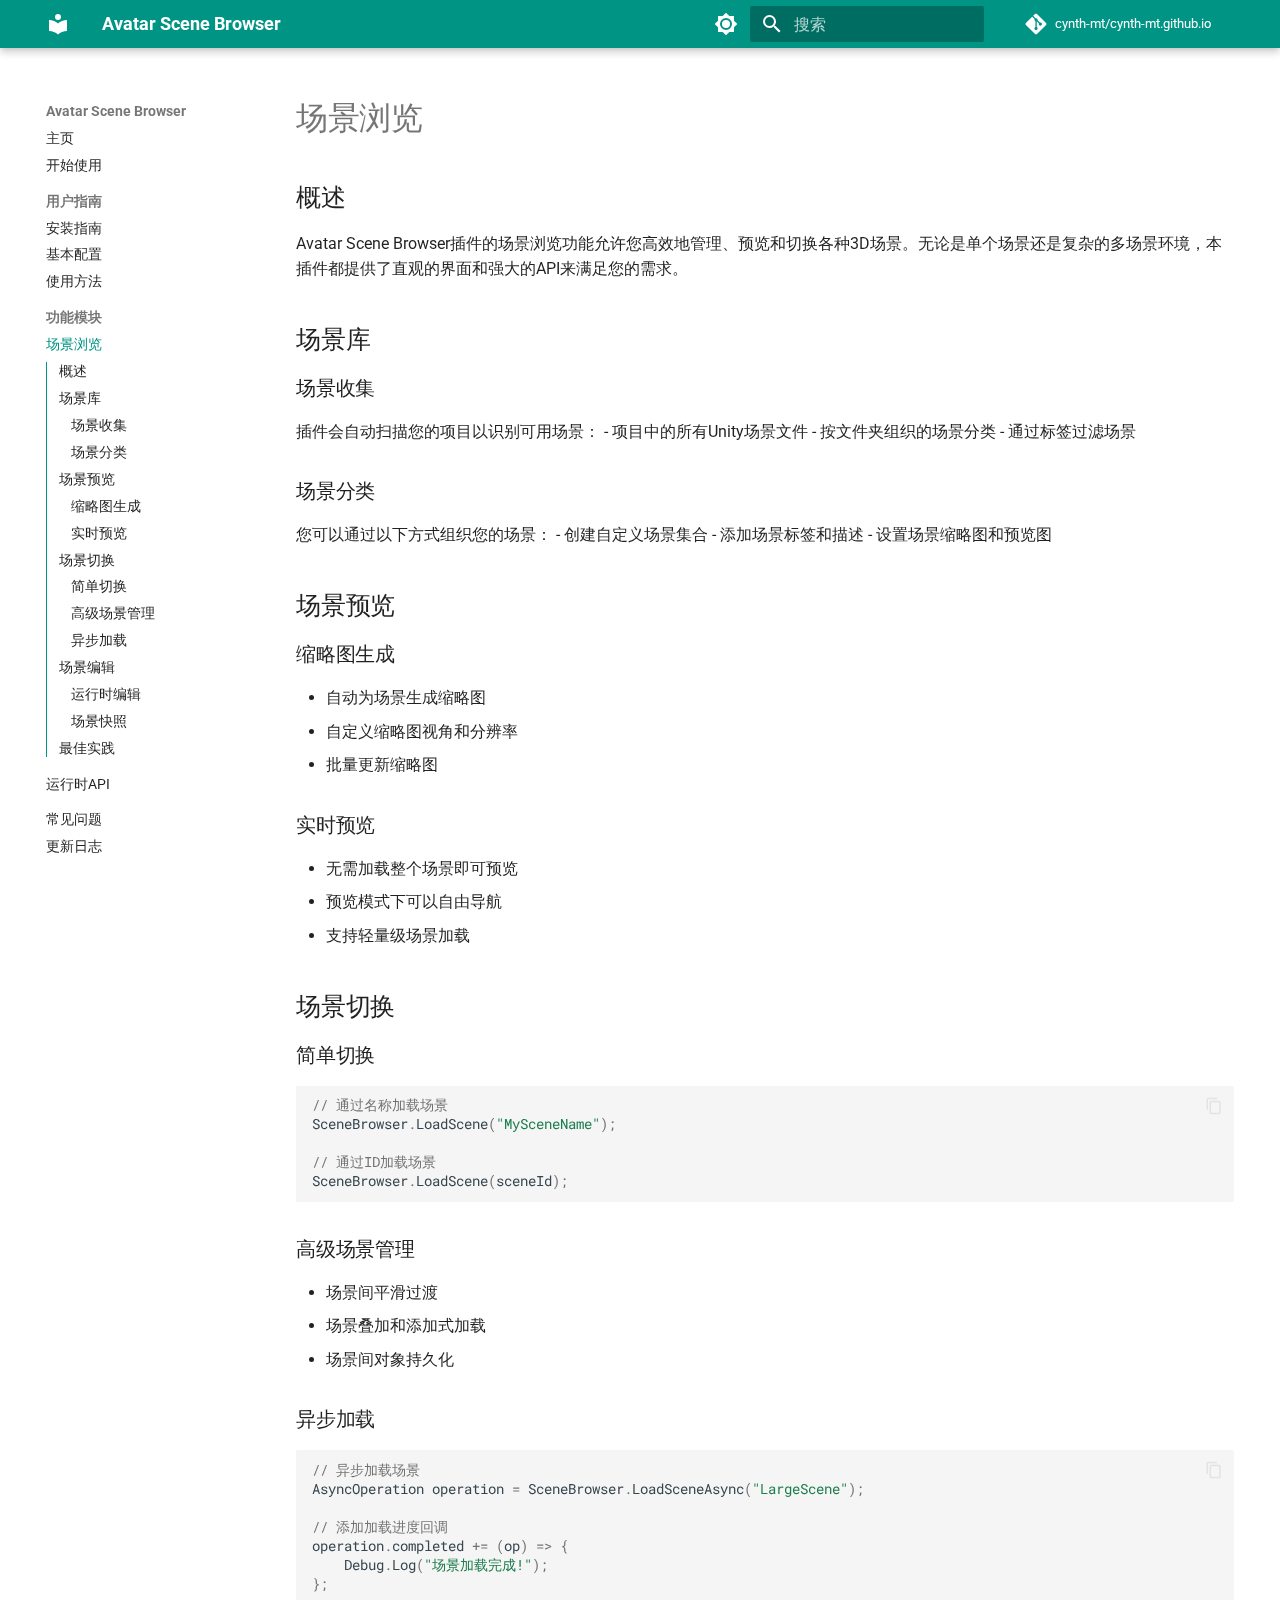
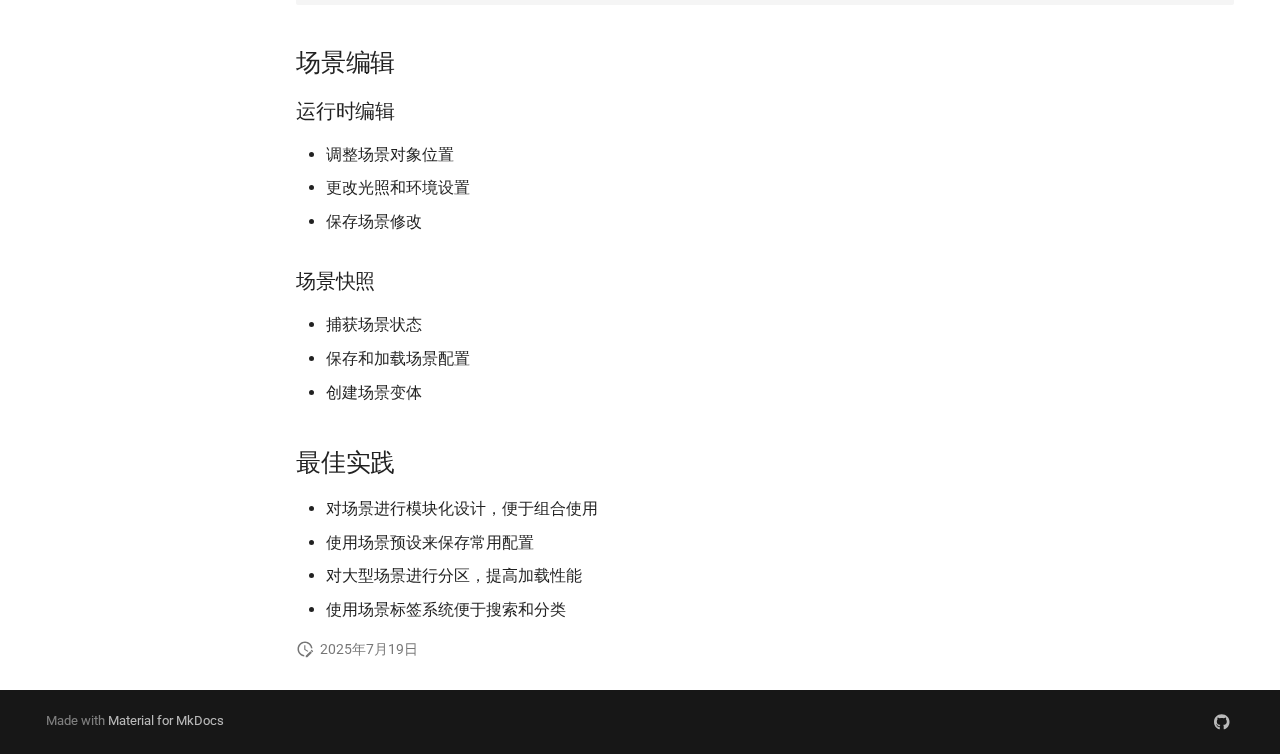
<file: AvatarSceneBrowser/site/scene-browsing/index.html>
<!doctype html>
<html lang="zh" class="no-js">
  <head>
    
      <meta charset="utf-8">
      <meta name="viewport" content="width=device-width,initial-scale=1">
      
        <meta name="description" content="Unity化身场景管理插件文档">
      
      
        <meta name="author" content="Cynth-mt">
      
      
        <link rel="canonical" href="https://cynth-mt.github.io/AvatarSceneBrowser/scene-browsing/">
      
      
        <link rel="prev" href="../usage/">
      
      
        <link rel="next" href="../runtime-api/">
      
      
      <link rel="icon" href="../assets/images/favicon.png">
      <meta name="generator" content="mkdocs-1.6.1, mkdocs-material-9.6.15">
    
    
      
        <title>场景浏览 - Avatar Scene Browser</title>
      
    
    
      <link rel="stylesheet" href="../assets/stylesheets/main.342714a4.min.css">
      
        
        <link rel="stylesheet" href="../assets/stylesheets/palette.06af60db.min.css">
      
      


    
    
      
    
    
      
        
        
        <link rel="preconnect" href="https://fonts.gstatic.com" crossorigin>
        <link rel="stylesheet" href="https://fonts.googleapis.com/css?family=Roboto:300,300i,400,400i,700,700i%7CRoboto+Mono:400,400i,700,700i&display=fallback">
        <style>:root{--md-text-font:"Roboto";--md-code-font:"Roboto Mono"}</style>
      
    
    
    <script>__md_scope=new URL("..",location),__md_hash=e=>[...e].reduce(((e,_)=>(e<<5)-e+_.charCodeAt(0)),0),__md_get=(e,_=localStorage,t=__md_scope)=>JSON.parse(_.getItem(t.pathname+"."+e)),__md_set=(e,_,t=localStorage,a=__md_scope)=>{try{t.setItem(a.pathname+"."+e,JSON.stringify(_))}catch(e){}}</script>
    
      

    
    
    
  </head>
  
  
    
    
      
    
    
    
    
    <body dir="ltr" data-md-color-scheme="default" data-md-color-primary="teal" data-md-color-accent="teal">
  
    
    <input class="md-toggle" data-md-toggle="drawer" type="checkbox" id="__drawer" autocomplete="off">
    <input class="md-toggle" data-md-toggle="search" type="checkbox" id="__search" autocomplete="off">
    <label class="md-overlay" for="__drawer"></label>
    <div data-md-component="skip">
      
        
        <a href="#_1" class="md-skip">
          跳转至
        </a>
      
    </div>
    <div data-md-component="announce">
      
    </div>
    
    
      

  

<header class="md-header md-header--shadow" data-md-component="header">
  <nav class="md-header__inner md-grid" aria-label="页眉">
    <a href=".." title="Avatar Scene Browser" class="md-header__button md-logo" aria-label="Avatar Scene Browser" data-md-component="logo">
      
  
  <svg xmlns="http://www.w3.org/2000/svg" viewBox="0 0 24 24"><path d="M12 8a3 3 0 0 0 3-3 3 3 0 0 0-3-3 3 3 0 0 0-3 3 3 3 0 0 0 3 3m0 3.54C9.64 9.35 6.5 8 3 8v11c3.5 0 6.64 1.35 9 3.54 2.36-2.19 5.5-3.54 9-3.54V8c-3.5 0-6.64 1.35-9 3.54"/></svg>

    </a>
    <label class="md-header__button md-icon" for="__drawer">
      
      <svg xmlns="http://www.w3.org/2000/svg" viewBox="0 0 24 24"><path d="M3 6h18v2H3zm0 5h18v2H3zm0 5h18v2H3z"/></svg>
    </label>
    <div class="md-header__title" data-md-component="header-title">
      <div class="md-header__ellipsis">
        <div class="md-header__topic">
          <span class="md-ellipsis">
            Avatar Scene Browser
          </span>
        </div>
        <div class="md-header__topic" data-md-component="header-topic">
          <span class="md-ellipsis">
            
              场景浏览
            
          </span>
        </div>
      </div>
    </div>
    
      
        <form class="md-header__option" data-md-component="palette">
  
    
    
    
    <input class="md-option" data-md-color-media="" data-md-color-scheme="default" data-md-color-primary="teal" data-md-color-accent="teal"  aria-label="切换到暗色模式"  type="radio" name="__palette" id="__palette_0">
    
      <label class="md-header__button md-icon" title="切换到暗色模式" for="__palette_1" hidden>
        <svg xmlns="http://www.w3.org/2000/svg" viewBox="0 0 24 24"><path d="M12 8a4 4 0 0 0-4 4 4 4 0 0 0 4 4 4 4 0 0 0 4-4 4 4 0 0 0-4-4m0 10a6 6 0 0 1-6-6 6 6 0 0 1 6-6 6 6 0 0 1 6 6 6 6 0 0 1-6 6m8-9.31V4h-4.69L12 .69 8.69 4H4v4.69L.69 12 4 15.31V20h4.69L12 23.31 15.31 20H20v-4.69L23.31 12z"/></svg>
      </label>
    
  
    
    
    
    <input class="md-option" data-md-color-media="" data-md-color-scheme="slate" data-md-color-primary="teal" data-md-color-accent="teal"  aria-label="切换到亮色模式"  type="radio" name="__palette" id="__palette_1">
    
      <label class="md-header__button md-icon" title="切换到亮色模式" for="__palette_0" hidden>
        <svg xmlns="http://www.w3.org/2000/svg" viewBox="0 0 24 24"><path d="M12 18c-.89 0-1.74-.2-2.5-.55C11.56 16.5 13 14.42 13 12s-1.44-4.5-3.5-5.45C10.26 6.2 11.11 6 12 6a6 6 0 0 1 6 6 6 6 0 0 1-6 6m8-9.31V4h-4.69L12 .69 8.69 4H4v4.69L.69 12 4 15.31V20h4.69L12 23.31 15.31 20H20v-4.69L23.31 12z"/></svg>
      </label>
    
  
</form>
      
    
    
      <script>var palette=__md_get("__palette");if(palette&&palette.color){if("(prefers-color-scheme)"===palette.color.media){var media=matchMedia("(prefers-color-scheme: light)"),input=document.querySelector(media.matches?"[data-md-color-media='(prefers-color-scheme: light)']":"[data-md-color-media='(prefers-color-scheme: dark)']");palette.color.media=input.getAttribute("data-md-color-media"),palette.color.scheme=input.getAttribute("data-md-color-scheme"),palette.color.primary=input.getAttribute("data-md-color-primary"),palette.color.accent=input.getAttribute("data-md-color-accent")}for(var[key,value]of Object.entries(palette.color))document.body.setAttribute("data-md-color-"+key,value)}</script>
    
    
    
      
      
        <label class="md-header__button md-icon" for="__search">
          
          <svg xmlns="http://www.w3.org/2000/svg" viewBox="0 0 24 24"><path d="M9.5 3A6.5 6.5 0 0 1 16 9.5c0 1.61-.59 3.09-1.56 4.23l.27.27h.79l5 5-1.5 1.5-5-5v-.79l-.27-.27A6.52 6.52 0 0 1 9.5 16 6.5 6.5 0 0 1 3 9.5 6.5 6.5 0 0 1 9.5 3m0 2C7 5 5 7 5 9.5S7 14 9.5 14 14 12 14 9.5 12 5 9.5 5"/></svg>
        </label>
        <div class="md-search" data-md-component="search" role="dialog">
  <label class="md-search__overlay" for="__search"></label>
  <div class="md-search__inner" role="search">
    <form class="md-search__form" name="search">
      <input type="text" class="md-search__input" name="query" aria-label="搜索" placeholder="搜索" autocapitalize="off" autocorrect="off" autocomplete="off" spellcheck="false" data-md-component="search-query" required>
      <label class="md-search__icon md-icon" for="__search">
        
        <svg xmlns="http://www.w3.org/2000/svg" viewBox="0 0 24 24"><path d="M9.5 3A6.5 6.5 0 0 1 16 9.5c0 1.61-.59 3.09-1.56 4.23l.27.27h.79l5 5-1.5 1.5-5-5v-.79l-.27-.27A6.52 6.52 0 0 1 9.5 16 6.5 6.5 0 0 1 3 9.5 6.5 6.5 0 0 1 9.5 3m0 2C7 5 5 7 5 9.5S7 14 9.5 14 14 12 14 9.5 12 5 9.5 5"/></svg>
        
        <svg xmlns="http://www.w3.org/2000/svg" viewBox="0 0 24 24"><path d="M20 11v2H8l5.5 5.5-1.42 1.42L4.16 12l7.92-7.92L13.5 5.5 8 11z"/></svg>
      </label>
      <nav class="md-search__options" aria-label="查找">
        
          <a href="javascript:void(0)" class="md-search__icon md-icon" title="分享" aria-label="分享" data-clipboard data-clipboard-text="" data-md-component="search-share" tabindex="-1">
            
            <svg xmlns="http://www.w3.org/2000/svg" viewBox="0 0 24 24"><path d="M18 16.08c-.76 0-1.44.3-1.96.77L8.91 12.7c.05-.23.09-.46.09-.7s-.04-.47-.09-.7l7.05-4.11c.54.5 1.25.81 2.04.81a3 3 0 0 0 3-3 3 3 0 0 0-3-3 3 3 0 0 0-3 3c0 .24.04.47.09.7L8.04 9.81C7.5 9.31 6.79 9 6 9a3 3 0 0 0-3 3 3 3 0 0 0 3 3c.79 0 1.5-.31 2.04-.81l7.12 4.15c-.05.21-.08.43-.08.66 0 1.61 1.31 2.91 2.92 2.91s2.92-1.3 2.92-2.91A2.92 2.92 0 0 0 18 16.08"/></svg>
          </a>
        
        <button type="reset" class="md-search__icon md-icon" title="清空当前内容" aria-label="清空当前内容" tabindex="-1">
          
          <svg xmlns="http://www.w3.org/2000/svg" viewBox="0 0 24 24"><path d="M19 6.41 17.59 5 12 10.59 6.41 5 5 6.41 10.59 12 5 17.59 6.41 19 12 13.41 17.59 19 19 17.59 13.41 12z"/></svg>
        </button>
      </nav>
      
    </form>
    <div class="md-search__output">
      <div class="md-search__scrollwrap" tabindex="0" data-md-scrollfix>
        <div class="md-search-result" data-md-component="search-result">
          <div class="md-search-result__meta">
            正在初始化搜索引擎
          </div>
          <ol class="md-search-result__list" role="presentation"></ol>
        </div>
      </div>
    </div>
  </div>
</div>
      
    
    
      <div class="md-header__source">
        <a href="https://github.com/cynth-mt/cynth-mt.github.io" title="前往仓库" class="md-source" data-md-component="source">
  <div class="md-source__icon md-icon">
    
    <svg xmlns="http://www.w3.org/2000/svg" viewBox="0 0 448 512"><!--! Font Awesome Free 6.7.2 by @fontawesome - https://fontawesome.com License - https://fontawesome.com/license/free (Icons: CC BY 4.0, Fonts: SIL OFL 1.1, Code: MIT License) Copyright 2024 Fonticons, Inc.--><path d="M439.55 236.05 244 40.45a28.87 28.87 0 0 0-40.81 0l-40.66 40.63 51.52 51.52c27.06-9.14 52.68 16.77 43.39 43.68l49.66 49.66c34.23-11.8 61.18 31 35.47 56.69-26.49 26.49-70.21-2.87-56-37.34L240.22 199v121.85c25.3 12.54 22.26 41.85 9.08 55a34.34 34.34 0 0 1-48.55 0c-17.57-17.6-11.07-46.91 11.25-56v-123c-20.8-8.51-24.6-30.74-18.64-45L142.57 101 8.45 235.14a28.86 28.86 0 0 0 0 40.81l195.61 195.6a28.86 28.86 0 0 0 40.8 0l194.69-194.69a28.86 28.86 0 0 0 0-40.81"/></svg>
  </div>
  <div class="md-source__repository">
    cynth-mt/cynth-mt.github.io
  </div>
</a>
      </div>
    
  </nav>
  
</header>
    
    <div class="md-container" data-md-component="container">
      
      
        
          
        
      
      <main class="md-main" data-md-component="main">
        <div class="md-main__inner md-grid">
          
            
              
              <div class="md-sidebar md-sidebar--primary" data-md-component="sidebar" data-md-type="navigation" >
                <div class="md-sidebar__scrollwrap">
                  <div class="md-sidebar__inner">
                    



  

<nav class="md-nav md-nav--primary md-nav--integrated" aria-label="导航栏" data-md-level="0">
  <label class="md-nav__title" for="__drawer">
    <a href=".." title="Avatar Scene Browser" class="md-nav__button md-logo" aria-label="Avatar Scene Browser" data-md-component="logo">
      
  
  <svg xmlns="http://www.w3.org/2000/svg" viewBox="0 0 24 24"><path d="M12 8a3 3 0 0 0 3-3 3 3 0 0 0-3-3 3 3 0 0 0-3 3 3 3 0 0 0 3 3m0 3.54C9.64 9.35 6.5 8 3 8v11c3.5 0 6.64 1.35 9 3.54 2.36-2.19 5.5-3.54 9-3.54V8c-3.5 0-6.64 1.35-9 3.54"/></svg>

    </a>
    Avatar Scene Browser
  </label>
  
    <div class="md-nav__source">
      <a href="https://github.com/cynth-mt/cynth-mt.github.io" title="前往仓库" class="md-source" data-md-component="source">
  <div class="md-source__icon md-icon">
    
    <svg xmlns="http://www.w3.org/2000/svg" viewBox="0 0 448 512"><!--! Font Awesome Free 6.7.2 by @fontawesome - https://fontawesome.com License - https://fontawesome.com/license/free (Icons: CC BY 4.0, Fonts: SIL OFL 1.1, Code: MIT License) Copyright 2024 Fonticons, Inc.--><path d="M439.55 236.05 244 40.45a28.87 28.87 0 0 0-40.81 0l-40.66 40.63 51.52 51.52c27.06-9.14 52.68 16.77 43.39 43.68l49.66 49.66c34.23-11.8 61.18 31 35.47 56.69-26.49 26.49-70.21-2.87-56-37.34L240.22 199v121.85c25.3 12.54 22.26 41.85 9.08 55a34.34 34.34 0 0 1-48.55 0c-17.57-17.6-11.07-46.91 11.25-56v-123c-20.8-8.51-24.6-30.74-18.64-45L142.57 101 8.45 235.14a28.86 28.86 0 0 0 0 40.81l195.61 195.6a28.86 28.86 0 0 0 40.8 0l194.69-194.69a28.86 28.86 0 0 0 0-40.81"/></svg>
  </div>
  <div class="md-source__repository">
    cynth-mt/cynth-mt.github.io
  </div>
</a>
    </div>
  
  <ul class="md-nav__list" data-md-scrollfix>
    
      
      
  
  
  
  
    <li class="md-nav__item">
      <a href=".." class="md-nav__link">
        
  
  
  <span class="md-ellipsis">
    主页
    
  </span>
  

      </a>
    </li>
  

    
      
      
  
  
  
  
    <li class="md-nav__item">
      <a href="../getting-started/" class="md-nav__link">
        
  
  
  <span class="md-ellipsis">
    开始使用
    
  </span>
  

      </a>
    </li>
  

    
      
      
  
  
  
  
    
    
    
    
      
        
        
      
    
    
    <li class="md-nav__item md-nav__item--section md-nav__item--nested">
      
        
        
          
        
        <input class="md-nav__toggle md-toggle md-toggle--indeterminate" type="checkbox" id="__nav_3" >
        
          
          <label class="md-nav__link" for="__nav_3" id="__nav_3_label" tabindex="">
            
  
  
  <span class="md-ellipsis">
    用户指南
    
  </span>
  

            <span class="md-nav__icon md-icon"></span>
          </label>
        
        <nav class="md-nav" data-md-level="1" aria-labelledby="__nav_3_label" aria-expanded="false">
          <label class="md-nav__title" for="__nav_3">
            <span class="md-nav__icon md-icon"></span>
            用户指南
          </label>
          <ul class="md-nav__list" data-md-scrollfix>
            
              
                
  
  
  
  
    <li class="md-nav__item">
      <a href="../installation/" class="md-nav__link">
        
  
  
  <span class="md-ellipsis">
    安装指南
    
  </span>
  

      </a>
    </li>
  

              
            
              
                
  
  
  
  
    <li class="md-nav__item">
      <a href="../configuration/" class="md-nav__link">
        
  
  
  <span class="md-ellipsis">
    基本配置
    
  </span>
  

      </a>
    </li>
  

              
            
              
                
  
  
  
  
    <li class="md-nav__item">
      <a href="../usage/" class="md-nav__link">
        
  
  
  <span class="md-ellipsis">
    使用方法
    
  </span>
  

      </a>
    </li>
  

              
            
          </ul>
        </nav>
      
    </li>
  

    
      
      
  
  
    
  
  
  
    
    
    
    
      
        
        
      
    
    
    <li class="md-nav__item md-nav__item--active md-nav__item--section md-nav__item--nested">
      
        
        
        <input class="md-nav__toggle md-toggle " type="checkbox" id="__nav_4" checked>
        
          
          <label class="md-nav__link" for="__nav_4" id="__nav_4_label" tabindex="">
            
  
  
  <span class="md-ellipsis">
    功能模块
    
  </span>
  

            <span class="md-nav__icon md-icon"></span>
          </label>
        
        <nav class="md-nav" data-md-level="1" aria-labelledby="__nav_4_label" aria-expanded="true">
          <label class="md-nav__title" for="__nav_4">
            <span class="md-nav__icon md-icon"></span>
            功能模块
          </label>
          <ul class="md-nav__list" data-md-scrollfix>
            
              
                
  
  
    
  
  
  
    <li class="md-nav__item md-nav__item--active">
      
      <input class="md-nav__toggle md-toggle" type="checkbox" id="__toc">
      
      
        
      
      
        <label class="md-nav__link md-nav__link--active" for="__toc">
          
  
  
  <span class="md-ellipsis">
    场景浏览
    
  </span>
  

          <span class="md-nav__icon md-icon"></span>
        </label>
      
      <a href="./" class="md-nav__link md-nav__link--active">
        
  
  
  <span class="md-ellipsis">
    场景浏览
    
  </span>
  

      </a>
      
        

<nav class="md-nav md-nav--secondary" aria-label="目录">
  
  
  
    
  
  
    <label class="md-nav__title" for="__toc">
      <span class="md-nav__icon md-icon"></span>
      目录
    </label>
    <ul class="md-nav__list" data-md-component="toc" data-md-scrollfix>
      
        <li class="md-nav__item">
  <a href="#_2" class="md-nav__link">
    <span class="md-ellipsis">
      概述
    </span>
  </a>
  
</li>
      
        <li class="md-nav__item">
  <a href="#_3" class="md-nav__link">
    <span class="md-ellipsis">
      场景库
    </span>
  </a>
  
    <nav class="md-nav" aria-label="场景库">
      <ul class="md-nav__list">
        
          <li class="md-nav__item">
  <a href="#_4" class="md-nav__link">
    <span class="md-ellipsis">
      场景收集
    </span>
  </a>
  
</li>
        
          <li class="md-nav__item">
  <a href="#_5" class="md-nav__link">
    <span class="md-ellipsis">
      场景分类
    </span>
  </a>
  
</li>
        
      </ul>
    </nav>
  
</li>
      
        <li class="md-nav__item">
  <a href="#_6" class="md-nav__link">
    <span class="md-ellipsis">
      场景预览
    </span>
  </a>
  
    <nav class="md-nav" aria-label="场景预览">
      <ul class="md-nav__list">
        
          <li class="md-nav__item">
  <a href="#_7" class="md-nav__link">
    <span class="md-ellipsis">
      缩略图生成
    </span>
  </a>
  
</li>
        
          <li class="md-nav__item">
  <a href="#_8" class="md-nav__link">
    <span class="md-ellipsis">
      实时预览
    </span>
  </a>
  
</li>
        
      </ul>
    </nav>
  
</li>
      
        <li class="md-nav__item">
  <a href="#_9" class="md-nav__link">
    <span class="md-ellipsis">
      场景切换
    </span>
  </a>
  
    <nav class="md-nav" aria-label="场景切换">
      <ul class="md-nav__list">
        
          <li class="md-nav__item">
  <a href="#_10" class="md-nav__link">
    <span class="md-ellipsis">
      简单切换
    </span>
  </a>
  
</li>
        
          <li class="md-nav__item">
  <a href="#_11" class="md-nav__link">
    <span class="md-ellipsis">
      高级场景管理
    </span>
  </a>
  
</li>
        
          <li class="md-nav__item">
  <a href="#_12" class="md-nav__link">
    <span class="md-ellipsis">
      异步加载
    </span>
  </a>
  
</li>
        
      </ul>
    </nav>
  
</li>
      
        <li class="md-nav__item">
  <a href="#_13" class="md-nav__link">
    <span class="md-ellipsis">
      场景编辑
    </span>
  </a>
  
    <nav class="md-nav" aria-label="场景编辑">
      <ul class="md-nav__list">
        
          <li class="md-nav__item">
  <a href="#_14" class="md-nav__link">
    <span class="md-ellipsis">
      运行时编辑
    </span>
  </a>
  
</li>
        
          <li class="md-nav__item">
  <a href="#_15" class="md-nav__link">
    <span class="md-ellipsis">
      场景快照
    </span>
  </a>
  
</li>
        
      </ul>
    </nav>
  
</li>
      
        <li class="md-nav__item">
  <a href="#_16" class="md-nav__link">
    <span class="md-ellipsis">
      最佳实践
    </span>
  </a>
  
</li>
      
    </ul>
  
</nav>
      
    </li>
  

              
            
              
                
  
  
  
  
    <li class="md-nav__item">
      <a href="../runtime-api/" class="md-nav__link">
        
  
  
  <span class="md-ellipsis">
    运行时API
    
  </span>
  

      </a>
    </li>
  

              
            
          </ul>
        </nav>
      
    </li>
  

    
      
      
  
  
  
  
    <li class="md-nav__item">
      <a href="../faq/" class="md-nav__link">
        
  
  
  <span class="md-ellipsis">
    常见问题
    
  </span>
  

      </a>
    </li>
  

    
      
      
  
  
  
  
    <li class="md-nav__item">
      <a href="../release_log/" class="md-nav__link">
        
  
  
  <span class="md-ellipsis">
    更新日志
    
  </span>
  

      </a>
    </li>
  

    
  </ul>
</nav>
                  </div>
                </div>
              </div>
            
            
          
          
            <div class="md-content" data-md-component="content">
              <article class="md-content__inner md-typeset">
                
                  


  
  


<h1 id="_1">场景浏览<a class="headerlink" href="#_1" title="Permanent link">&para;</a></h1>
<h2 id="_2">概述<a class="headerlink" href="#_2" title="Permanent link">&para;</a></h2>
<p>Avatar Scene Browser插件的场景浏览功能允许您高效地管理、预览和切换各种3D场景。无论是单个场景还是复杂的多场景环境，本插件都提供了直观的界面和强大的API来满足您的需求。</p>
<h2 id="_3">场景库<a class="headerlink" href="#_3" title="Permanent link">&para;</a></h2>
<h3 id="_4">场景收集<a class="headerlink" href="#_4" title="Permanent link">&para;</a></h3>
<p>插件会自动扫描您的项目以识别可用场景：
- 项目中的所有Unity场景文件
- 按文件夹组织的场景分类
- 通过标签过滤场景</p>
<h3 id="_5">场景分类<a class="headerlink" href="#_5" title="Permanent link">&para;</a></h3>
<p>您可以通过以下方式组织您的场景：
- 创建自定义场景集合
- 添加场景标签和描述
- 设置场景缩略图和预览图</p>
<h2 id="_6">场景预览<a class="headerlink" href="#_6" title="Permanent link">&para;</a></h2>
<h3 id="_7">缩略图生成<a class="headerlink" href="#_7" title="Permanent link">&para;</a></h3>
<ul>
<li>自动为场景生成缩略图</li>
<li>自定义缩略图视角和分辨率</li>
<li>批量更新缩略图</li>
</ul>
<h3 id="_8">实时预览<a class="headerlink" href="#_8" title="Permanent link">&para;</a></h3>
<ul>
<li>无需加载整个场景即可预览</li>
<li>预览模式下可以自由导航</li>
<li>支持轻量级场景加载</li>
</ul>
<h2 id="_9">场景切换<a class="headerlink" href="#_9" title="Permanent link">&para;</a></h2>
<h3 id="_10">简单切换<a class="headerlink" href="#_10" title="Permanent link">&para;</a></h3>
<div class="highlight"><pre><span></span><code><a id="__codelineno-0-1" name="__codelineno-0-1" href="#__codelineno-0-1"></a><span class="c1">// 通过名称加载场景</span>
<a id="__codelineno-0-2" name="__codelineno-0-2" href="#__codelineno-0-2"></a><span class="n">SceneBrowser</span><span class="p">.</span><span class="n">LoadScene</span><span class="p">(</span><span class="s">&quot;MySceneName&quot;</span><span class="p">);</span>
<a id="__codelineno-0-3" name="__codelineno-0-3" href="#__codelineno-0-3"></a>
<a id="__codelineno-0-4" name="__codelineno-0-4" href="#__codelineno-0-4"></a><span class="c1">// 通过ID加载场景</span>
<a id="__codelineno-0-5" name="__codelineno-0-5" href="#__codelineno-0-5"></a><span class="n">SceneBrowser</span><span class="p">.</span><span class="n">LoadScene</span><span class="p">(</span><span class="n">sceneId</span><span class="p">);</span>
</code></pre></div>
<h3 id="_11">高级场景管理<a class="headerlink" href="#_11" title="Permanent link">&para;</a></h3>
<ul>
<li>场景间平滑过渡</li>
<li>场景叠加和添加式加载</li>
<li>场景间对象持久化</li>
</ul>
<h3 id="_12">异步加载<a class="headerlink" href="#_12" title="Permanent link">&para;</a></h3>
<div class="highlight"><pre><span></span><code><a id="__codelineno-1-1" name="__codelineno-1-1" href="#__codelineno-1-1"></a><span class="c1">// 异步加载场景</span>
<a id="__codelineno-1-2" name="__codelineno-1-2" href="#__codelineno-1-2"></a><span class="n">AsyncOperation</span><span class="w"> </span><span class="n">operation</span><span class="w"> </span><span class="o">=</span><span class="w"> </span><span class="n">SceneBrowser</span><span class="p">.</span><span class="n">LoadSceneAsync</span><span class="p">(</span><span class="s">&quot;LargeScene&quot;</span><span class="p">);</span>
<a id="__codelineno-1-3" name="__codelineno-1-3" href="#__codelineno-1-3"></a>
<a id="__codelineno-1-4" name="__codelineno-1-4" href="#__codelineno-1-4"></a><span class="c1">// 添加加载进度回调</span>
<a id="__codelineno-1-5" name="__codelineno-1-5" href="#__codelineno-1-5"></a><span class="n">operation</span><span class="p">.</span><span class="n">completed</span><span class="w"> </span><span class="o">+=</span><span class="w"> </span><span class="p">(</span><span class="n">op</span><span class="p">)</span><span class="w"> </span><span class="o">=&gt;</span><span class="w"> </span><span class="p">{</span>
<a id="__codelineno-1-6" name="__codelineno-1-6" href="#__codelineno-1-6"></a><span class="w">    </span><span class="n">Debug</span><span class="p">.</span><span class="n">Log</span><span class="p">(</span><span class="s">&quot;场景加载完成!&quot;</span><span class="p">);</span>
<a id="__codelineno-1-7" name="__codelineno-1-7" href="#__codelineno-1-7"></a><span class="p">};</span>
</code></pre></div>
<h2 id="_13">场景编辑<a class="headerlink" href="#_13" title="Permanent link">&para;</a></h2>
<h3 id="_14">运行时编辑<a class="headerlink" href="#_14" title="Permanent link">&para;</a></h3>
<ul>
<li>调整场景对象位置</li>
<li>更改光照和环境设置</li>
<li>保存场景修改</li>
</ul>
<h3 id="_15">场景快照<a class="headerlink" href="#_15" title="Permanent link">&para;</a></h3>
<ul>
<li>捕获场景状态</li>
<li>保存和加载场景配置</li>
<li>创建场景变体</li>
</ul>
<h2 id="_16">最佳实践<a class="headerlink" href="#_16" title="Permanent link">&para;</a></h2>
<ul>
<li>对场景进行模块化设计，便于组合使用</li>
<li>使用场景预设来保存常用配置</li>
<li>对大型场景进行分区，提高加载性能</li>
<li>使用场景标签系统便于搜索和分类 </li>
</ul>







  
    
  
  


  <aside class="md-source-file">
    
      
  <span class="md-source-file__fact">
    <span class="md-icon" title="最后更新">
      <svg xmlns="http://www.w3.org/2000/svg" viewBox="0 0 24 24"><path d="M21 13.1c-.1 0-.3.1-.4.2l-1 1 2.1 2.1 1-1c.2-.2.2-.6 0-.8l-1.3-1.3c-.1-.1-.2-.2-.4-.2m-1.9 1.8-6.1 6V23h2.1l6.1-6.1zM12.5 7v5.2l4 2.4-1 1L11 13V7zM11 21.9c-5.1-.5-9-4.8-9-9.9C2 6.5 6.5 2 12 2c5.3 0 9.6 4.1 10 9.3-.3-.1-.6-.2-1-.2s-.7.1-1 .2C19.6 7.2 16.2 4 12 4c-4.4 0-8 3.6-8 8 0 4.1 3.1 7.5 7.1 7.9l-.1.2z"/></svg>
    </span>
    <span class="git-revision-date-localized-plugin git-revision-date-localized-plugin-date" title="2025年7月19日 20:29:34 UTC">2025年7月19日</span>
  </span>

    
    
    
    
  </aside>





                
              </article>
            </div>
          
          
<script>var target=document.getElementById(location.hash.slice(1));target&&target.name&&(target.checked=target.name.startsWith("__tabbed_"))</script>
        </div>
        
          <button type="button" class="md-top md-icon" data-md-component="top" hidden>
  
  <svg xmlns="http://www.w3.org/2000/svg" viewBox="0 0 24 24"><path d="M13 20h-2V8l-5.5 5.5-1.42-1.42L12 4.16l7.92 7.92-1.42 1.42L13 8z"/></svg>
  回到页面顶部
</button>
        
      </main>
      
        <footer class="md-footer">
  
  <div class="md-footer-meta md-typeset">
    <div class="md-footer-meta__inner md-grid">
      <div class="md-copyright">
  
  
    Made with
    <a href="https://squidfunk.github.io/mkdocs-material/" target="_blank" rel="noopener">
      Material for MkDocs
    </a>
  
</div>
      
        <div class="md-social">
  
    
    
    
    
      
      
    
    <a href="https://github.com/cynth-mt" target="_blank" rel="noopener" title="github.com" class="md-social__link">
      <svg xmlns="http://www.w3.org/2000/svg" viewBox="0 0 496 512"><!--! Font Awesome Free 6.7.2 by @fontawesome - https://fontawesome.com License - https://fontawesome.com/license/free (Icons: CC BY 4.0, Fonts: SIL OFL 1.1, Code: MIT License) Copyright 2024 Fonticons, Inc.--><path d="M165.9 397.4c0 2-2.3 3.6-5.2 3.6-3.3.3-5.6-1.3-5.6-3.6 0-2 2.3-3.6 5.2-3.6 3-.3 5.6 1.3 5.6 3.6m-31.1-4.5c-.7 2 1.3 4.3 4.3 4.9 2.6 1 5.6 0 6.2-2s-1.3-4.3-4.3-5.2c-2.6-.7-5.5.3-6.2 2.3m44.2-1.7c-2.9.7-4.9 2.6-4.6 4.9.3 2 2.9 3.3 5.9 2.6 2.9-.7 4.9-2.6 4.6-4.6-.3-1.9-3-3.2-5.9-2.9M244.8 8C106.1 8 0 113.3 0 252c0 110.9 69.8 205.8 169.5 239.2 12.8 2.3 17.3-5.6 17.3-12.1 0-6.2-.3-40.4-.3-61.4 0 0-70 15-84.7-29.8 0 0-11.4-29.1-27.8-36.6 0 0-22.9-15.7 1.6-15.4 0 0 24.9 2 38.6 25.8 21.9 38.6 58.6 27.5 72.9 20.9 2.3-16 8.8-27.1 16-33.7-55.9-6.2-112.3-14.3-112.3-110.5 0-27.5 7.6-41.3 23.6-58.9-2.6-6.5-11.1-33.3 2.6-67.9 20.9-6.5 69 27 69 27 20-5.6 41.5-8.5 62.8-8.5s42.8 2.9 62.8 8.5c0 0 48.1-33.6 69-27 13.7 34.7 5.2 61.4 2.6 67.9 16 17.7 25.8 31.5 25.8 58.9 0 96.5-58.9 104.2-114.8 110.5 9.2 7.9 17 22.9 17 46.4 0 33.7-.3 75.4-.3 83.6 0 6.5 4.6 14.4 17.3 12.1C428.2 457.8 496 362.9 496 252 496 113.3 383.5 8 244.8 8M97.2 352.9c-1.3 1-1 3.3.7 5.2 1.6 1.6 3.9 2.3 5.2 1 1.3-1 1-3.3-.7-5.2-1.6-1.6-3.9-2.3-5.2-1m-10.8-8.1c-.7 1.3.3 2.9 2.3 3.9 1.6 1 3.6.7 4.3-.7.7-1.3-.3-2.9-2.3-3.9-2-.6-3.6-.3-4.3.7m32.4 35.6c-1.6 1.3-1 4.3 1.3 6.2 2.3 2.3 5.2 2.6 6.5 1 1.3-1.3.7-4.3-1.3-6.2-2.2-2.3-5.2-2.6-6.5-1m-11.4-14.7c-1.6 1-1.6 3.6 0 5.9s4.3 3.3 5.6 2.3c1.6-1.3 1.6-3.9 0-6.2-1.4-2.3-4-3.3-5.6-2"/></svg>
    </a>
  
</div>
      
    </div>
  </div>
</footer>
      
    </div>
    <div class="md-dialog" data-md-component="dialog">
      <div class="md-dialog__inner md-typeset"></div>
    </div>
    
    
    
      
      <script id="__config" type="application/json">{"base": "..", "features": ["navigation.sections", "navigation.expand", "navigation.top", "search.highlight", "search.share", "toc.integrate", "content.code.annotate", "content.code.copy"], "search": "../assets/javascripts/workers/search.d50fe291.min.js", "tags": null, "translations": {"clipboard.copied": "\u5df2\u590d\u5236", "clipboard.copy": "\u590d\u5236", "search.result.more.one": "\u5728\u8be5\u9875\u4e0a\u8fd8\u6709 1 \u4e2a\u7b26\u5408\u6761\u4ef6\u7684\u7ed3\u679c", "search.result.more.other": "\u5728\u8be5\u9875\u4e0a\u8fd8\u6709 # \u4e2a\u7b26\u5408\u6761\u4ef6\u7684\u7ed3\u679c", "search.result.none": "\u6ca1\u6709\u627e\u5230\u7b26\u5408\u6761\u4ef6\u7684\u7ed3\u679c", "search.result.one": "\u627e\u5230 1 \u4e2a\u7b26\u5408\u6761\u4ef6\u7684\u7ed3\u679c", "search.result.other": "# \u4e2a\u7b26\u5408\u6761\u4ef6\u7684\u7ed3\u679c", "search.result.placeholder": "\u952e\u5165\u4ee5\u5f00\u59cb\u641c\u7d22", "search.result.term.missing": "\u7f3a\u5c11", "select.version": "\u9009\u62e9\u5f53\u524d\u7248\u672c"}, "version": null}</script>
    
    
      <script src="../assets/javascripts/bundle.56ea9cef.min.js"></script>
      
    
  </body>
</html>
</file>
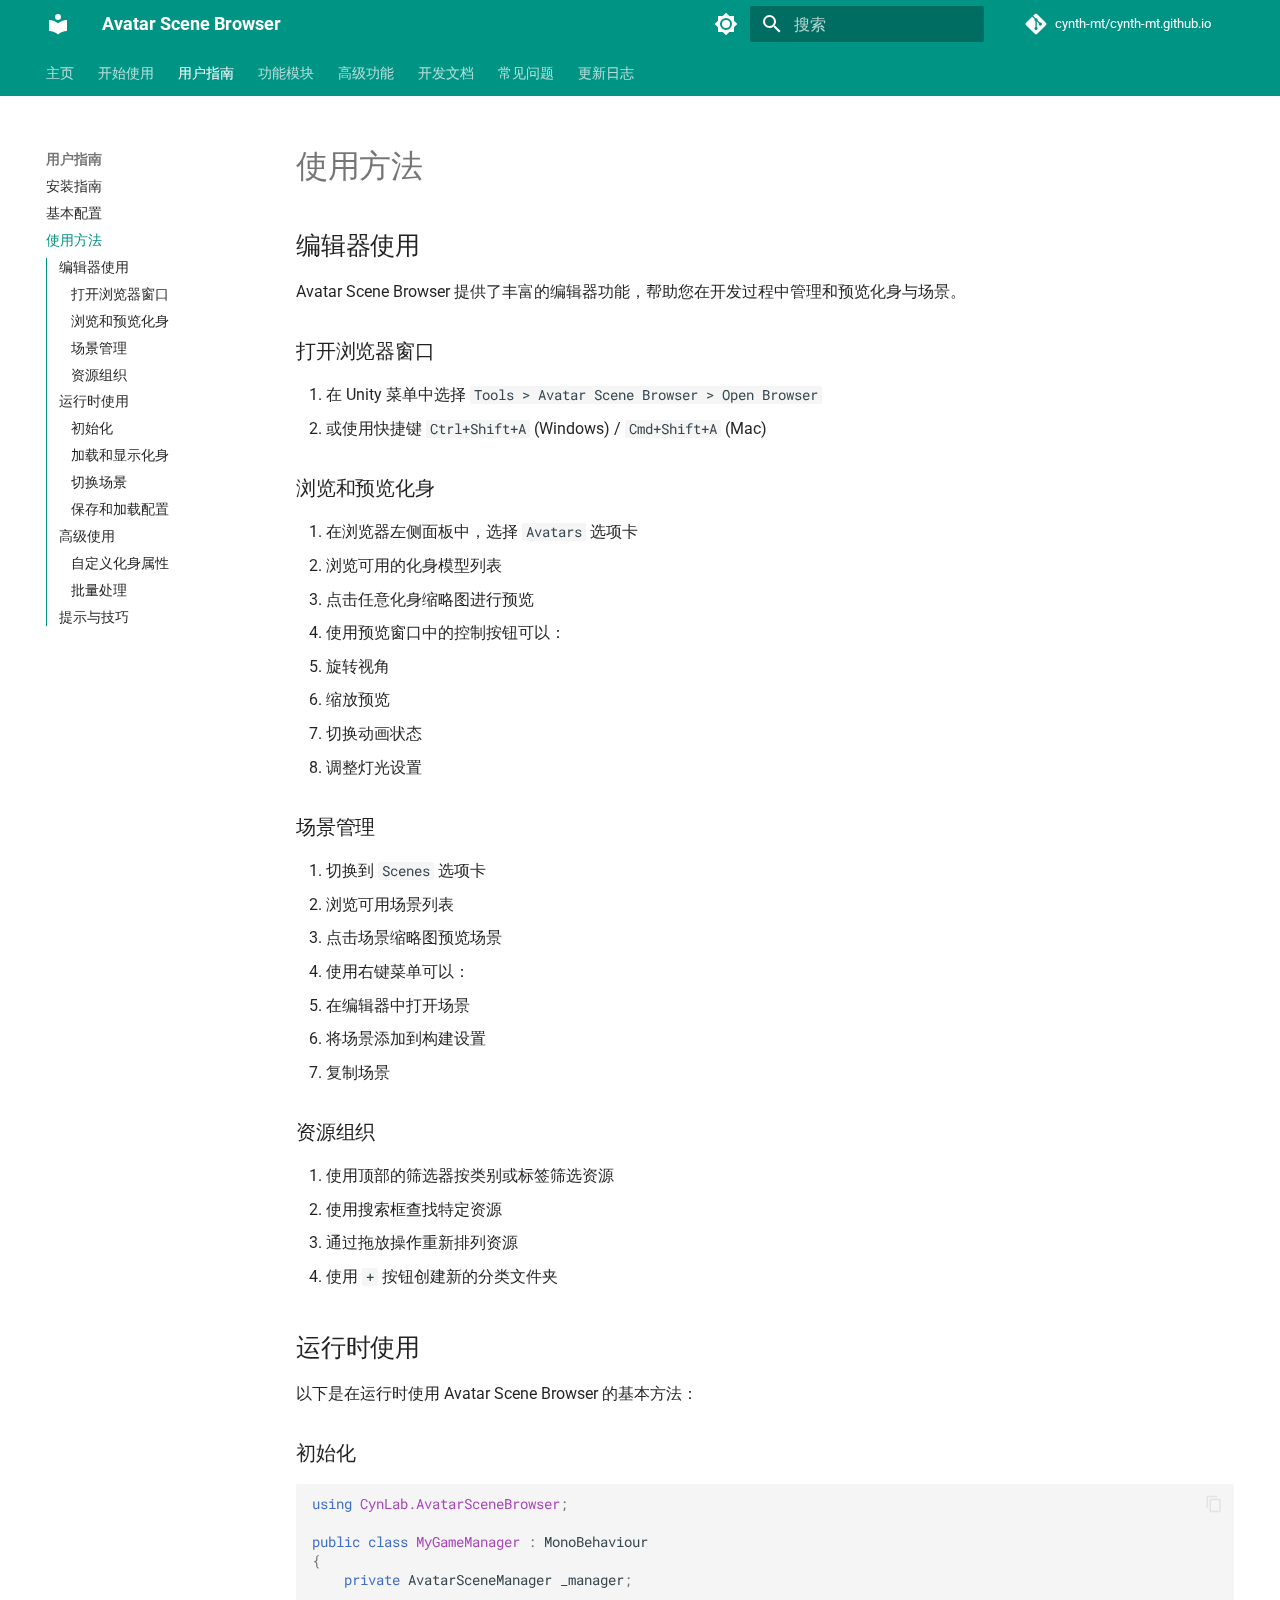
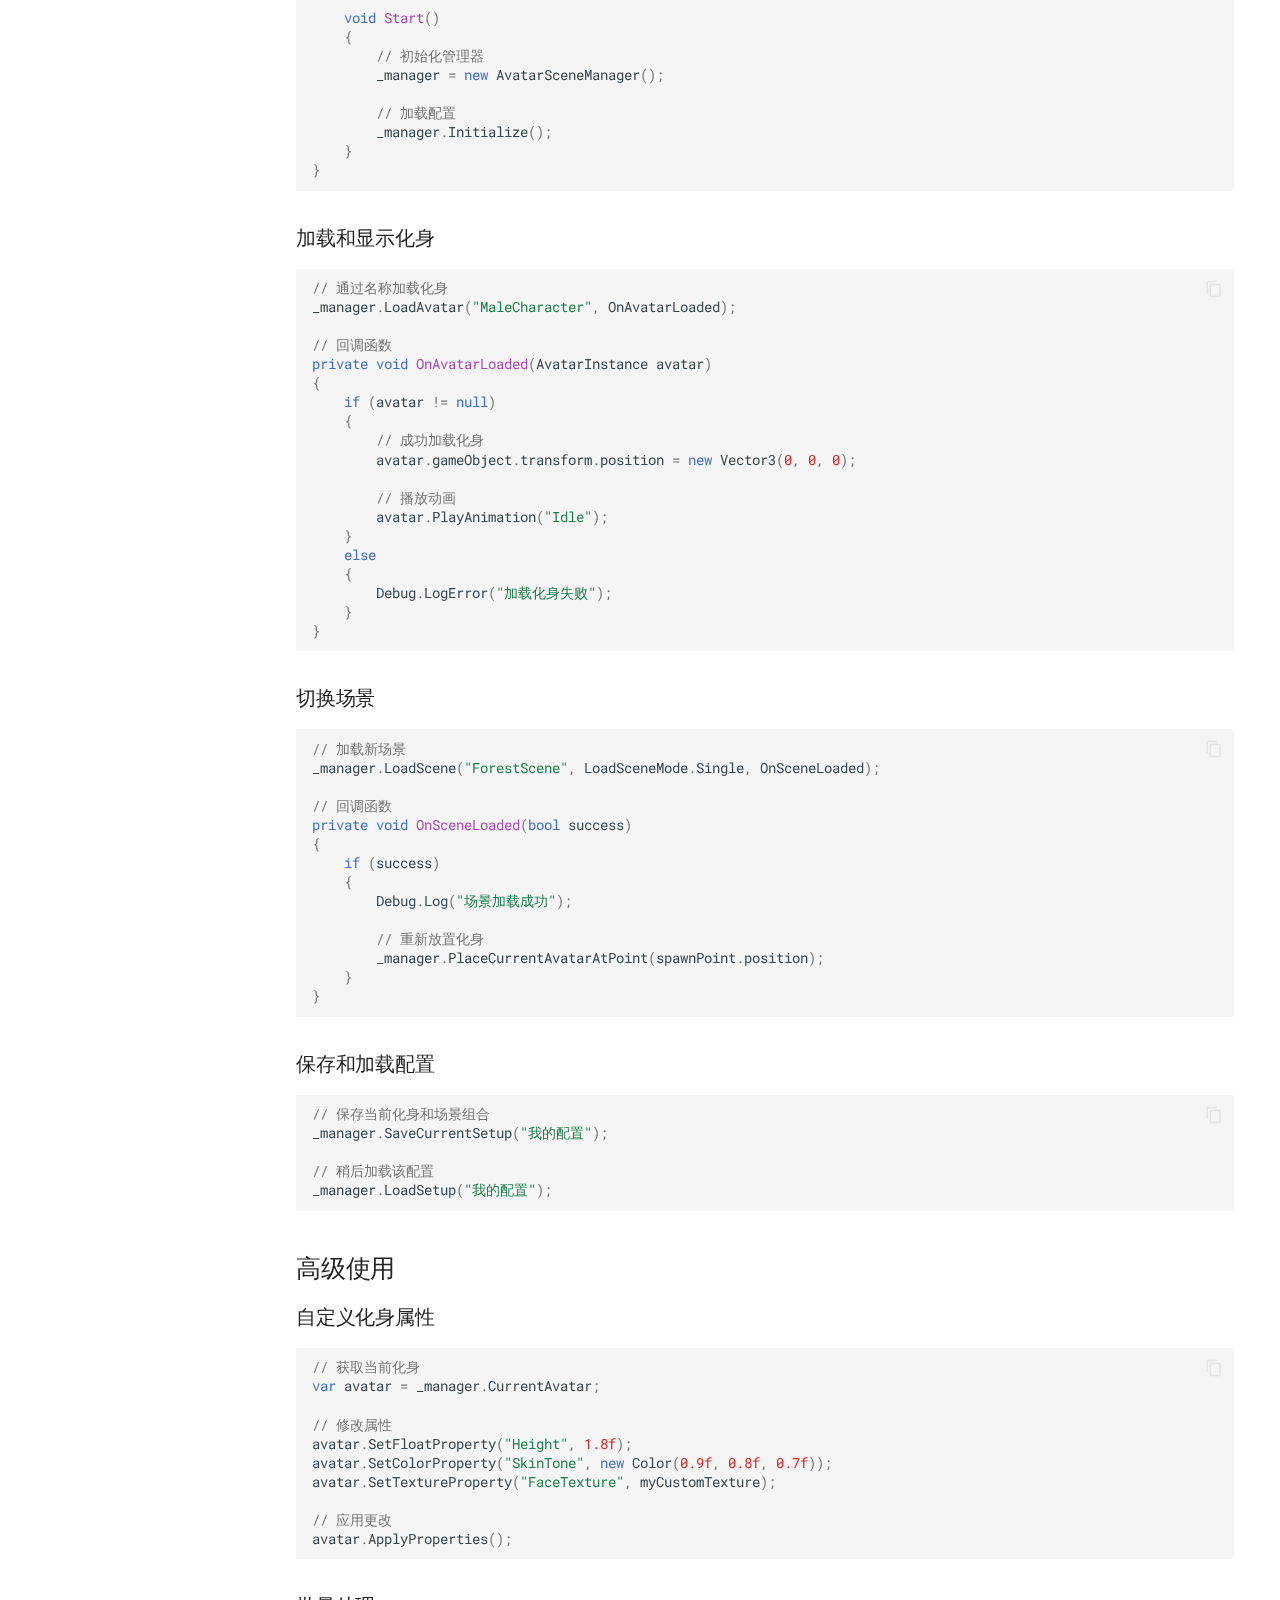
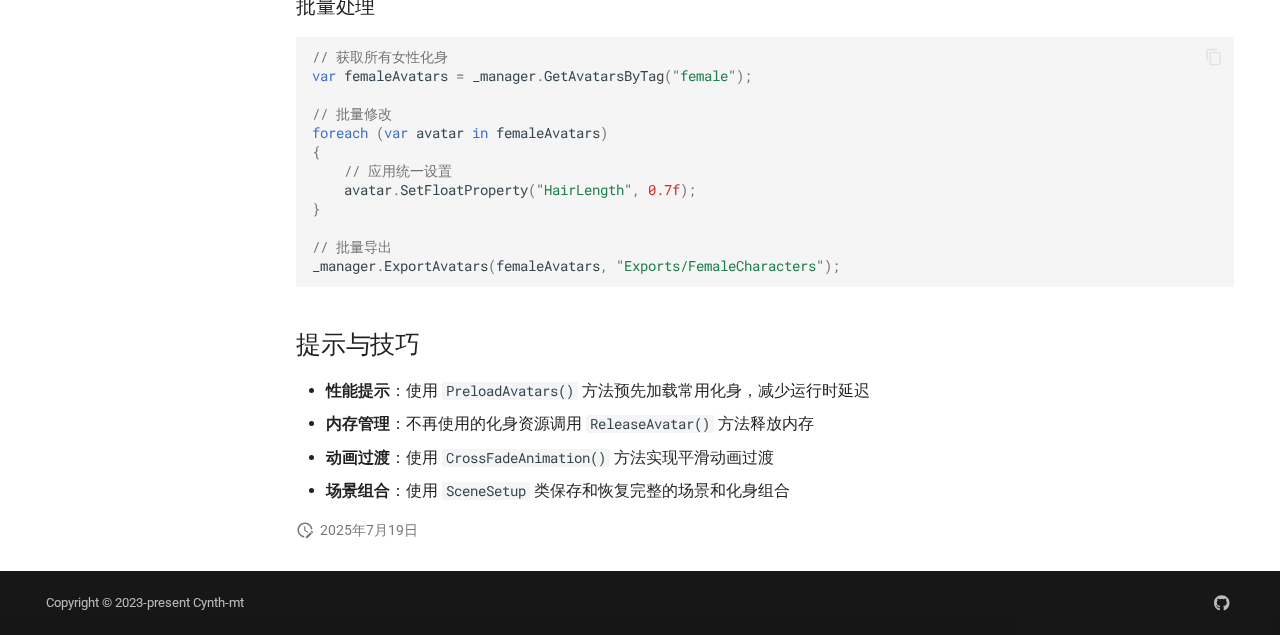
<file: AvatarSceneBrowser/site/usage/index.html>
<!doctype html>
<html lang="zh" class="no-js">
  <head>
    
      <meta charset="utf-8">
      <meta name="viewport" content="width=device-width,initial-scale=1">
      
        <meta name="description" content="Unity化身场景管理插件文档">
      
      
        <meta name="author" content="Cynth-mt">
      
      
        <link rel="canonical" href="https://cynth-mt.github.io/AvatarSceneBrowser/usage/">
      
      
        <link rel="prev" href="../configuration/">
      
      
        <link rel="next" href="../scene-browsing/">
      
      
      <link rel="icon" href="../assets/images/favicon.png">
      <meta name="generator" content="mkdocs-1.6.1, mkdocs-material-9.6.15">
    
    
      
        <title>使用方法 - Avatar Scene Browser</title>
      
    
    
      <link rel="stylesheet" href="../assets/stylesheets/main.342714a4.min.css">
      
        
        <link rel="stylesheet" href="../assets/stylesheets/palette.06af60db.min.css">
      
      


    
    
      
    
    
      
        
        
        <link rel="preconnect" href="https://fonts.gstatic.com" crossorigin>
        <link rel="stylesheet" href="https://fonts.googleapis.com/css?family=Roboto:300,300i,400,400i,700,700i%7CRoboto+Mono:400,400i,700,700i&display=fallback">
        <style>:root{--md-text-font:"Roboto";--md-code-font:"Roboto Mono"}</style>
      
    
    
    <script>__md_scope=new URL("..",location),__md_hash=e=>[...e].reduce(((e,_)=>(e<<5)-e+_.charCodeAt(0)),0),__md_get=(e,_=localStorage,t=__md_scope)=>JSON.parse(_.getItem(t.pathname+"."+e)),__md_set=(e,_,t=localStorage,a=__md_scope)=>{try{t.setItem(a.pathname+"."+e,JSON.stringify(_))}catch(e){}}</script>
    
      

    
    
    
  </head>
  
  
    
    
      
    
    
    
    
    <body dir="ltr" data-md-color-scheme="default" data-md-color-primary="teal" data-md-color-accent="teal">
  
    
    <input class="md-toggle" data-md-toggle="drawer" type="checkbox" id="__drawer" autocomplete="off">
    <input class="md-toggle" data-md-toggle="search" type="checkbox" id="__search" autocomplete="off">
    <label class="md-overlay" for="__drawer"></label>
    <div data-md-component="skip">
      
        
        <a href="#_1" class="md-skip">
          跳转至
        </a>
      
    </div>
    <div data-md-component="announce">
      
    </div>
    
    
      

<header class="md-header" data-md-component="header">
  <nav class="md-header__inner md-grid" aria-label="页眉">
    <a href=".." title="Avatar Scene Browser" class="md-header__button md-logo" aria-label="Avatar Scene Browser" data-md-component="logo">
      
  
  <svg xmlns="http://www.w3.org/2000/svg" viewBox="0 0 24 24"><path d="M12 8a3 3 0 0 0 3-3 3 3 0 0 0-3-3 3 3 0 0 0-3 3 3 3 0 0 0 3 3m0 3.54C9.64 9.35 6.5 8 3 8v11c3.5 0 6.64 1.35 9 3.54 2.36-2.19 5.5-3.54 9-3.54V8c-3.5 0-6.64 1.35-9 3.54"/></svg>

    </a>
    <label class="md-header__button md-icon" for="__drawer">
      
      <svg xmlns="http://www.w3.org/2000/svg" viewBox="0 0 24 24"><path d="M3 6h18v2H3zm0 5h18v2H3zm0 5h18v2H3z"/></svg>
    </label>
    <div class="md-header__title" data-md-component="header-title">
      <div class="md-header__ellipsis">
        <div class="md-header__topic">
          <span class="md-ellipsis">
            Avatar Scene Browser
          </span>
        </div>
        <div class="md-header__topic" data-md-component="header-topic">
          <span class="md-ellipsis">
            
              使用方法
            
          </span>
        </div>
      </div>
    </div>
    
      
        <form class="md-header__option" data-md-component="palette">
  
    
    
    
    <input class="md-option" data-md-color-media="" data-md-color-scheme="default" data-md-color-primary="teal" data-md-color-accent="teal"  aria-label="切换到暗色模式"  type="radio" name="__palette" id="__palette_0">
    
      <label class="md-header__button md-icon" title="切换到暗色模式" for="__palette_1" hidden>
        <svg xmlns="http://www.w3.org/2000/svg" viewBox="0 0 24 24"><path d="M12 8a4 4 0 0 0-4 4 4 4 0 0 0 4 4 4 4 0 0 0 4-4 4 4 0 0 0-4-4m0 10a6 6 0 0 1-6-6 6 6 0 0 1 6-6 6 6 0 0 1 6 6 6 6 0 0 1-6 6m8-9.31V4h-4.69L12 .69 8.69 4H4v4.69L.69 12 4 15.31V20h4.69L12 23.31 15.31 20H20v-4.69L23.31 12z"/></svg>
      </label>
    
  
    
    
    
    <input class="md-option" data-md-color-media="" data-md-color-scheme="slate" data-md-color-primary="teal" data-md-color-accent="teal"  aria-label="切换到亮色模式"  type="radio" name="__palette" id="__palette_1">
    
      <label class="md-header__button md-icon" title="切换到亮色模式" for="__palette_0" hidden>
        <svg xmlns="http://www.w3.org/2000/svg" viewBox="0 0 24 24"><path d="M12 18c-.89 0-1.74-.2-2.5-.55C11.56 16.5 13 14.42 13 12s-1.44-4.5-3.5-5.45C10.26 6.2 11.11 6 12 6a6 6 0 0 1 6 6 6 6 0 0 1-6 6m8-9.31V4h-4.69L12 .69 8.69 4H4v4.69L.69 12 4 15.31V20h4.69L12 23.31 15.31 20H20v-4.69L23.31 12z"/></svg>
      </label>
    
  
</form>
      
    
    
      <script>var palette=__md_get("__palette");if(palette&&palette.color){if("(prefers-color-scheme)"===palette.color.media){var media=matchMedia("(prefers-color-scheme: light)"),input=document.querySelector(media.matches?"[data-md-color-media='(prefers-color-scheme: light)']":"[data-md-color-media='(prefers-color-scheme: dark)']");palette.color.media=input.getAttribute("data-md-color-media"),palette.color.scheme=input.getAttribute("data-md-color-scheme"),palette.color.primary=input.getAttribute("data-md-color-primary"),palette.color.accent=input.getAttribute("data-md-color-accent")}for(var[key,value]of Object.entries(palette.color))document.body.setAttribute("data-md-color-"+key,value)}</script>
    
    
    
      
      
        <label class="md-header__button md-icon" for="__search">
          
          <svg xmlns="http://www.w3.org/2000/svg" viewBox="0 0 24 24"><path d="M9.5 3A6.5 6.5 0 0 1 16 9.5c0 1.61-.59 3.09-1.56 4.23l.27.27h.79l5 5-1.5 1.5-5-5v-.79l-.27-.27A6.52 6.52 0 0 1 9.5 16 6.5 6.5 0 0 1 3 9.5 6.5 6.5 0 0 1 9.5 3m0 2C7 5 5 7 5 9.5S7 14 9.5 14 14 12 14 9.5 12 5 9.5 5"/></svg>
        </label>
        <div class="md-search" data-md-component="search" role="dialog">
  <label class="md-search__overlay" for="__search"></label>
  <div class="md-search__inner" role="search">
    <form class="md-search__form" name="search">
      <input type="text" class="md-search__input" name="query" aria-label="搜索" placeholder="搜索" autocapitalize="off" autocorrect="off" autocomplete="off" spellcheck="false" data-md-component="search-query" required>
      <label class="md-search__icon md-icon" for="__search">
        
        <svg xmlns="http://www.w3.org/2000/svg" viewBox="0 0 24 24"><path d="M9.5 3A6.5 6.5 0 0 1 16 9.5c0 1.61-.59 3.09-1.56 4.23l.27.27h.79l5 5-1.5 1.5-5-5v-.79l-.27-.27A6.52 6.52 0 0 1 9.5 16 6.5 6.5 0 0 1 3 9.5 6.5 6.5 0 0 1 9.5 3m0 2C7 5 5 7 5 9.5S7 14 9.5 14 14 12 14 9.5 12 5 9.5 5"/></svg>
        
        <svg xmlns="http://www.w3.org/2000/svg" viewBox="0 0 24 24"><path d="M20 11v2H8l5.5 5.5-1.42 1.42L4.16 12l7.92-7.92L13.5 5.5 8 11z"/></svg>
      </label>
      <nav class="md-search__options" aria-label="查找">
        
          <a href="javascript:void(0)" class="md-search__icon md-icon" title="分享" aria-label="分享" data-clipboard data-clipboard-text="" data-md-component="search-share" tabindex="-1">
            
            <svg xmlns="http://www.w3.org/2000/svg" viewBox="0 0 24 24"><path d="M18 16.08c-.76 0-1.44.3-1.96.77L8.91 12.7c.05-.23.09-.46.09-.7s-.04-.47-.09-.7l7.05-4.11c.54.5 1.25.81 2.04.81a3 3 0 0 0 3-3 3 3 0 0 0-3-3 3 3 0 0 0-3 3c0 .24.04.47.09.7L8.04 9.81C7.5 9.31 6.79 9 6 9a3 3 0 0 0-3 3 3 3 0 0 0 3 3c.79 0 1.5-.31 2.04-.81l7.12 4.15c-.05.21-.08.43-.08.66 0 1.61 1.31 2.91 2.92 2.91s2.92-1.3 2.92-2.91A2.92 2.92 0 0 0 18 16.08"/></svg>
          </a>
        
        <button type="reset" class="md-search__icon md-icon" title="清空当前内容" aria-label="清空当前内容" tabindex="-1">
          
          <svg xmlns="http://www.w3.org/2000/svg" viewBox="0 0 24 24"><path d="M19 6.41 17.59 5 12 10.59 6.41 5 5 6.41 10.59 12 5 17.59 6.41 19 12 13.41 17.59 19 19 17.59 13.41 12z"/></svg>
        </button>
      </nav>
      
    </form>
    <div class="md-search__output">
      <div class="md-search__scrollwrap" tabindex="0" data-md-scrollfix>
        <div class="md-search-result" data-md-component="search-result">
          <div class="md-search-result__meta">
            正在初始化搜索引擎
          </div>
          <ol class="md-search-result__list" role="presentation"></ol>
        </div>
      </div>
    </div>
  </div>
</div>
      
    
    
      <div class="md-header__source">
        <a href="https://github.com/cynth-mt/cynth-mt.github.io" title="前往仓库" class="md-source" data-md-component="source">
  <div class="md-source__icon md-icon">
    
    <svg xmlns="http://www.w3.org/2000/svg" viewBox="0 0 448 512"><!--! Font Awesome Free 6.7.2 by @fontawesome - https://fontawesome.com License - https://fontawesome.com/license/free (Icons: CC BY 4.0, Fonts: SIL OFL 1.1, Code: MIT License) Copyright 2024 Fonticons, Inc.--><path d="M439.55 236.05 244 40.45a28.87 28.87 0 0 0-40.81 0l-40.66 40.63 51.52 51.52c27.06-9.14 52.68 16.77 43.39 43.68l49.66 49.66c34.23-11.8 61.18 31 35.47 56.69-26.49 26.49-70.21-2.87-56-37.34L240.22 199v121.85c25.3 12.54 22.26 41.85 9.08 55a34.34 34.34 0 0 1-48.55 0c-17.57-17.6-11.07-46.91 11.25-56v-123c-20.8-8.51-24.6-30.74-18.64-45L142.57 101 8.45 235.14a28.86 28.86 0 0 0 0 40.81l195.61 195.6a28.86 28.86 0 0 0 40.8 0l194.69-194.69a28.86 28.86 0 0 0 0-40.81"/></svg>
  </div>
  <div class="md-source__repository">
    cynth-mt/cynth-mt.github.io
  </div>
</a>
      </div>
    
  </nav>
  
</header>
    
    <div class="md-container" data-md-component="container">
      
      
        
          
            
<nav class="md-tabs" aria-label="标签" data-md-component="tabs">
  <div class="md-grid">
    <ul class="md-tabs__list">
      
        
  
  
  
  
    <li class="md-tabs__item">
      <a href=".." class="md-tabs__link">
        
  
  
    
  
  主页

      </a>
    </li>
  

      
        
  
  
  
  
    <li class="md-tabs__item">
      <a href="../getting-started/" class="md-tabs__link">
        
  
  
    
  
  开始使用

      </a>
    </li>
  

      
        
  
  
  
    
  
  
    
    
      <li class="md-tabs__item md-tabs__item--active">
        <a href="../installation/" class="md-tabs__link">
          
  
  
  用户指南

        </a>
      </li>
    
  

      
        
  
  
  
  
    
    
      <li class="md-tabs__item">
        <a href="../avatar-management.md" class="md-tabs__link">
          
  
  
  功能模块

        </a>
      </li>
    
  

      
        
  
  
  
  
    
    
      <li class="md-tabs__item">
        <a href="../extension-development.md" class="md-tabs__link">
          
  
  
  高级功能

        </a>
      </li>
    
  

      
        
  
  
  
  
    
    
      <li class="md-tabs__item">
        <a href="../api-reference.md" class="md-tabs__link">
          
  
  
  开发文档

        </a>
      </li>
    
  

      
        
  
  
  
  
    <li class="md-tabs__item">
      <a href="../faq/" class="md-tabs__link">
        
  
  
    
  
  常见问题

      </a>
    </li>
  

      
        
  
  
  
  
    <li class="md-tabs__item">
      <a href="../changelog.md" class="md-tabs__link">
        
  
  
    
  
  更新日志

      </a>
    </li>
  

      
    </ul>
  </div>
</nav>
          
        
      
      <main class="md-main" data-md-component="main">
        <div class="md-main__inner md-grid">
          
            
              
              <div class="md-sidebar md-sidebar--primary" data-md-component="sidebar" data-md-type="navigation" >
                <div class="md-sidebar__scrollwrap">
                  <div class="md-sidebar__inner">
                    


  


  

<nav class="md-nav md-nav--primary md-nav--lifted md-nav--integrated" aria-label="导航栏" data-md-level="0">
  <label class="md-nav__title" for="__drawer">
    <a href=".." title="Avatar Scene Browser" class="md-nav__button md-logo" aria-label="Avatar Scene Browser" data-md-component="logo">
      
  
  <svg xmlns="http://www.w3.org/2000/svg" viewBox="0 0 24 24"><path d="M12 8a3 3 0 0 0 3-3 3 3 0 0 0-3-3 3 3 0 0 0-3 3 3 3 0 0 0 3 3m0 3.54C9.64 9.35 6.5 8 3 8v11c3.5 0 6.64 1.35 9 3.54 2.36-2.19 5.5-3.54 9-3.54V8c-3.5 0-6.64 1.35-9 3.54"/></svg>

    </a>
    Avatar Scene Browser
  </label>
  
    <div class="md-nav__source">
      <a href="https://github.com/cynth-mt/cynth-mt.github.io" title="前往仓库" class="md-source" data-md-component="source">
  <div class="md-source__icon md-icon">
    
    <svg xmlns="http://www.w3.org/2000/svg" viewBox="0 0 448 512"><!--! Font Awesome Free 6.7.2 by @fontawesome - https://fontawesome.com License - https://fontawesome.com/license/free (Icons: CC BY 4.0, Fonts: SIL OFL 1.1, Code: MIT License) Copyright 2024 Fonticons, Inc.--><path d="M439.55 236.05 244 40.45a28.87 28.87 0 0 0-40.81 0l-40.66 40.63 51.52 51.52c27.06-9.14 52.68 16.77 43.39 43.68l49.66 49.66c34.23-11.8 61.18 31 35.47 56.69-26.49 26.49-70.21-2.87-56-37.34L240.22 199v121.85c25.3 12.54 22.26 41.85 9.08 55a34.34 34.34 0 0 1-48.55 0c-17.57-17.6-11.07-46.91 11.25-56v-123c-20.8-8.51-24.6-30.74-18.64-45L142.57 101 8.45 235.14a28.86 28.86 0 0 0 0 40.81l195.61 195.6a28.86 28.86 0 0 0 40.8 0l194.69-194.69a28.86 28.86 0 0 0 0-40.81"/></svg>
  </div>
  <div class="md-source__repository">
    cynth-mt/cynth-mt.github.io
  </div>
</a>
    </div>
  
  <ul class="md-nav__list" data-md-scrollfix>
    
      
      
  
  
  
  
    <li class="md-nav__item">
      <a href=".." class="md-nav__link">
        
  
  
  <span class="md-ellipsis">
    主页
    
  </span>
  

      </a>
    </li>
  

    
      
      
  
  
  
  
    <li class="md-nav__item">
      <a href="../getting-started/" class="md-nav__link">
        
  
  
  <span class="md-ellipsis">
    开始使用
    
  </span>
  

      </a>
    </li>
  

    
      
      
  
  
    
  
  
  
    
    
    
    
      
        
        
      
      
        
      
    
    
    <li class="md-nav__item md-nav__item--active md-nav__item--section md-nav__item--nested">
      
        
        
        <input class="md-nav__toggle md-toggle " type="checkbox" id="__nav_3" checked>
        
          
          <label class="md-nav__link" for="__nav_3" id="__nav_3_label" tabindex="">
            
  
  
  <span class="md-ellipsis">
    用户指南
    
  </span>
  

            <span class="md-nav__icon md-icon"></span>
          </label>
        
        <nav class="md-nav" data-md-level="1" aria-labelledby="__nav_3_label" aria-expanded="true">
          <label class="md-nav__title" for="__nav_3">
            <span class="md-nav__icon md-icon"></span>
            用户指南
          </label>
          <ul class="md-nav__list" data-md-scrollfix>
            
              
                
  
  
  
  
    <li class="md-nav__item">
      <a href="../installation/" class="md-nav__link">
        
  
  
  <span class="md-ellipsis">
    安装指南
    
  </span>
  

      </a>
    </li>
  

              
            
              
                
  
  
  
  
    <li class="md-nav__item">
      <a href="../configuration/" class="md-nav__link">
        
  
  
  <span class="md-ellipsis">
    基本配置
    
  </span>
  

      </a>
    </li>
  

              
            
              
                
  
  
    
  
  
  
    <li class="md-nav__item md-nav__item--active">
      
      <input class="md-nav__toggle md-toggle" type="checkbox" id="__toc">
      
      
        
      
      
        <label class="md-nav__link md-nav__link--active" for="__toc">
          
  
  
  <span class="md-ellipsis">
    使用方法
    
  </span>
  

          <span class="md-nav__icon md-icon"></span>
        </label>
      
      <a href="./" class="md-nav__link md-nav__link--active">
        
  
  
  <span class="md-ellipsis">
    使用方法
    
  </span>
  

      </a>
      
        

<nav class="md-nav md-nav--secondary" aria-label="目录">
  
  
  
    
  
  
    <label class="md-nav__title" for="__toc">
      <span class="md-nav__icon md-icon"></span>
      目录
    </label>
    <ul class="md-nav__list" data-md-component="toc" data-md-scrollfix>
      
        <li class="md-nav__item">
  <a href="#_2" class="md-nav__link">
    <span class="md-ellipsis">
      编辑器使用
    </span>
  </a>
  
    <nav class="md-nav" aria-label="编辑器使用">
      <ul class="md-nav__list">
        
          <li class="md-nav__item">
  <a href="#_3" class="md-nav__link">
    <span class="md-ellipsis">
      打开浏览器窗口
    </span>
  </a>
  
</li>
        
          <li class="md-nav__item">
  <a href="#_4" class="md-nav__link">
    <span class="md-ellipsis">
      浏览和预览化身
    </span>
  </a>
  
</li>
        
          <li class="md-nav__item">
  <a href="#_5" class="md-nav__link">
    <span class="md-ellipsis">
      场景管理
    </span>
  </a>
  
</li>
        
          <li class="md-nav__item">
  <a href="#_6" class="md-nav__link">
    <span class="md-ellipsis">
      资源组织
    </span>
  </a>
  
</li>
        
      </ul>
    </nav>
  
</li>
      
        <li class="md-nav__item">
  <a href="#_7" class="md-nav__link">
    <span class="md-ellipsis">
      运行时使用
    </span>
  </a>
  
    <nav class="md-nav" aria-label="运行时使用">
      <ul class="md-nav__list">
        
          <li class="md-nav__item">
  <a href="#_8" class="md-nav__link">
    <span class="md-ellipsis">
      初始化
    </span>
  </a>
  
</li>
        
          <li class="md-nav__item">
  <a href="#_9" class="md-nav__link">
    <span class="md-ellipsis">
      加载和显示化身
    </span>
  </a>
  
</li>
        
          <li class="md-nav__item">
  <a href="#_10" class="md-nav__link">
    <span class="md-ellipsis">
      切换场景
    </span>
  </a>
  
</li>
        
          <li class="md-nav__item">
  <a href="#_11" class="md-nav__link">
    <span class="md-ellipsis">
      保存和加载配置
    </span>
  </a>
  
</li>
        
      </ul>
    </nav>
  
</li>
      
        <li class="md-nav__item">
  <a href="#_12" class="md-nav__link">
    <span class="md-ellipsis">
      高级使用
    </span>
  </a>
  
    <nav class="md-nav" aria-label="高级使用">
      <ul class="md-nav__list">
        
          <li class="md-nav__item">
  <a href="#_13" class="md-nav__link">
    <span class="md-ellipsis">
      自定义化身属性
    </span>
  </a>
  
</li>
        
          <li class="md-nav__item">
  <a href="#_14" class="md-nav__link">
    <span class="md-ellipsis">
      批量处理
    </span>
  </a>
  
</li>
        
      </ul>
    </nav>
  
</li>
      
        <li class="md-nav__item">
  <a href="#_15" class="md-nav__link">
    <span class="md-ellipsis">
      提示与技巧
    </span>
  </a>
  
</li>
      
    </ul>
  
</nav>
      
    </li>
  

              
            
          </ul>
        </nav>
      
    </li>
  

    
      
      
  
  
  
  
    
    
    
    
      
      
        
      
    
    
    <li class="md-nav__item md-nav__item--nested">
      
        
        
          
        
        <input class="md-nav__toggle md-toggle md-toggle--indeterminate" type="checkbox" id="__nav_4" >
        
          
          <label class="md-nav__link" for="__nav_4" id="__nav_4_label" tabindex="0">
            
  
  
  <span class="md-ellipsis">
    功能模块
    
  </span>
  

            <span class="md-nav__icon md-icon"></span>
          </label>
        
        <nav class="md-nav" data-md-level="1" aria-labelledby="__nav_4_label" aria-expanded="false">
          <label class="md-nav__title" for="__nav_4">
            <span class="md-nav__icon md-icon"></span>
            功能模块
          </label>
          <ul class="md-nav__list" data-md-scrollfix>
            
              
                
  
  
  
  
    <li class="md-nav__item">
      <a href="../avatar-management.md" class="md-nav__link">
        
  
  
  <span class="md-ellipsis">
    化身管理
    
  </span>
  

      </a>
    </li>
  

              
            
              
                
  
  
  
  
    <li class="md-nav__item">
      <a href="../scene-browsing/" class="md-nav__link">
        
  
  
  <span class="md-ellipsis">
    场景浏览
    
  </span>
  

      </a>
    </li>
  

              
            
              
                
  
  
  
  
    <li class="md-nav__item">
      <a href="../runtime-api/" class="md-nav__link">
        
  
  
  <span class="md-ellipsis">
    运行时API
    
  </span>
  

      </a>
    </li>
  

              
            
          </ul>
        </nav>
      
    </li>
  

    
      
      
  
  
  
  
    
    
    
    
      
      
        
      
    
    
    <li class="md-nav__item md-nav__item--nested">
      
        
        
          
        
        <input class="md-nav__toggle md-toggle md-toggle--indeterminate" type="checkbox" id="__nav_5" >
        
          
          <label class="md-nav__link" for="__nav_5" id="__nav_5_label" tabindex="0">
            
  
  
  <span class="md-ellipsis">
    高级功能
    
  </span>
  

            <span class="md-nav__icon md-icon"></span>
          </label>
        
        <nav class="md-nav" data-md-level="1" aria-labelledby="__nav_5_label" aria-expanded="false">
          <label class="md-nav__title" for="__nav_5">
            <span class="md-nav__icon md-icon"></span>
            高级功能
          </label>
          <ul class="md-nav__list" data-md-scrollfix>
            
              
                
  
  
  
  
    <li class="md-nav__item">
      <a href="../extension-development.md" class="md-nav__link">
        
  
  
  <span class="md-ellipsis">
    扩展开发
    
  </span>
  

      </a>
    </li>
  

              
            
              
                
  
  
  
  
    <li class="md-nav__item">
      <a href="../performance.md" class="md-nav__link">
        
  
  
  <span class="md-ellipsis">
    性能优化
    
  </span>
  

      </a>
    </li>
  

              
            
              
                
  
  
  
  
    <li class="md-nav__item">
      <a href="../integration.md" class="md-nav__link">
        
  
  
  <span class="md-ellipsis">
    集成第三方资源
    
  </span>
  

      </a>
    </li>
  

              
            
          </ul>
        </nav>
      
    </li>
  

    
      
      
  
  
  
  
    
    
    
    
      
      
        
      
    
    
    <li class="md-nav__item md-nav__item--nested">
      
        
        
          
        
        <input class="md-nav__toggle md-toggle md-toggle--indeterminate" type="checkbox" id="__nav_6" >
        
          
          <label class="md-nav__link" for="__nav_6" id="__nav_6_label" tabindex="0">
            
  
  
  <span class="md-ellipsis">
    开发文档
    
  </span>
  

            <span class="md-nav__icon md-icon"></span>
          </label>
        
        <nav class="md-nav" data-md-level="1" aria-labelledby="__nav_6_label" aria-expanded="false">
          <label class="md-nav__title" for="__nav_6">
            <span class="md-nav__icon md-icon"></span>
            开发文档
          </label>
          <ul class="md-nav__list" data-md-scrollfix>
            
              
                
  
  
  
  
    <li class="md-nav__item">
      <a href="../api-reference.md" class="md-nav__link">
        
  
  
  <span class="md-ellipsis">
    API参考
    
  </span>
  

      </a>
    </li>
  

              
            
              
                
  
  
  
  
    <li class="md-nav__item">
      <a href="../examples.md" class="md-nav__link">
        
  
  
  <span class="md-ellipsis">
    示例代码
    
  </span>
  

      </a>
    </li>
  

              
            
              
                
  
  
  
  
    <li class="md-nav__item">
      <a href="../unit-testing.md" class="md-nav__link">
        
  
  
  <span class="md-ellipsis">
    单元测试
    
  </span>
  

      </a>
    </li>
  

              
            
          </ul>
        </nav>
      
    </li>
  

    
      
      
  
  
  
  
    <li class="md-nav__item">
      <a href="../faq/" class="md-nav__link">
        
  
  
  <span class="md-ellipsis">
    常见问题
    
  </span>
  

      </a>
    </li>
  

    
      
      
  
  
  
  
    <li class="md-nav__item">
      <a href="../changelog.md" class="md-nav__link">
        
  
  
  <span class="md-ellipsis">
    更新日志
    
  </span>
  

      </a>
    </li>
  

    
  </ul>
</nav>
                  </div>
                </div>
              </div>
            
            
          
          
            <div class="md-content" data-md-component="content">
              <article class="md-content__inner md-typeset">
                
                  


  
  


<h1 id="_1">使用方法<a class="headerlink" href="#_1" title="Permanent link">&para;</a></h1>
<h2 id="_2">编辑器使用<a class="headerlink" href="#_2" title="Permanent link">&para;</a></h2>
<p>Avatar Scene Browser 提供了丰富的编辑器功能，帮助您在开发过程中管理和预览化身与场景。</p>
<h3 id="_3">打开浏览器窗口<a class="headerlink" href="#_3" title="Permanent link">&para;</a></h3>
<ol>
<li>在 Unity 菜单中选择 <code>Tools &gt; Avatar Scene Browser &gt; Open Browser</code></li>
<li>或使用快捷键 <code>Ctrl+Shift+A</code> (Windows) / <code>Cmd+Shift+A</code> (Mac)</li>
</ol>
<h3 id="_4">浏览和预览化身<a class="headerlink" href="#_4" title="Permanent link">&para;</a></h3>
<ol>
<li>在浏览器左侧面板中，选择 <code>Avatars</code> 选项卡</li>
<li>浏览可用的化身模型列表</li>
<li>点击任意化身缩略图进行预览</li>
<li>使用预览窗口中的控制按钮可以：</li>
<li>旋转视角</li>
<li>缩放预览</li>
<li>切换动画状态</li>
<li>调整灯光设置</li>
</ol>
<h3 id="_5">场景管理<a class="headerlink" href="#_5" title="Permanent link">&para;</a></h3>
<ol>
<li>切换到 <code>Scenes</code> 选项卡</li>
<li>浏览可用场景列表</li>
<li>点击场景缩略图预览场景</li>
<li>使用右键菜单可以：</li>
<li>在编辑器中打开场景</li>
<li>将场景添加到构建设置</li>
<li>复制场景</li>
</ol>
<h3 id="_6">资源组织<a class="headerlink" href="#_6" title="Permanent link">&para;</a></h3>
<ol>
<li>使用顶部的筛选器按类别或标签筛选资源</li>
<li>使用搜索框查找特定资源</li>
<li>通过拖放操作重新排列资源</li>
<li>使用 <code>+</code> 按钮创建新的分类文件夹</li>
</ol>
<h2 id="_7">运行时使用<a class="headerlink" href="#_7" title="Permanent link">&para;</a></h2>
<p>以下是在运行时使用 Avatar Scene Browser 的基本方法：</p>
<h3 id="_8">初始化<a class="headerlink" href="#_8" title="Permanent link">&para;</a></h3>
<div class="highlight"><pre><span></span><code><a id="__codelineno-0-1" name="__codelineno-0-1" href="#__codelineno-0-1"></a><span class="k">using</span><span class="w"> </span><span class="nn">CynLab.AvatarSceneBrowser</span><span class="p">;</span>
<a id="__codelineno-0-2" name="__codelineno-0-2" href="#__codelineno-0-2"></a>
<a id="__codelineno-0-3" name="__codelineno-0-3" href="#__codelineno-0-3"></a><span class="k">public</span><span class="w"> </span><span class="k">class</span><span class="w"> </span><span class="nc">MyGameManager</span><span class="w"> </span><span class="p">:</span><span class="w"> </span><span class="n">MonoBehaviour</span>
<a id="__codelineno-0-4" name="__codelineno-0-4" href="#__codelineno-0-4"></a><span class="p">{</span>
<a id="__codelineno-0-5" name="__codelineno-0-5" href="#__codelineno-0-5"></a><span class="w">    </span><span class="k">private</span><span class="w"> </span><span class="n">AvatarSceneManager</span><span class="w"> </span><span class="n">_manager</span><span class="p">;</span>
<a id="__codelineno-0-6" name="__codelineno-0-6" href="#__codelineno-0-6"></a>
<a id="__codelineno-0-7" name="__codelineno-0-7" href="#__codelineno-0-7"></a><span class="w">    </span><span class="k">void</span><span class="w"> </span><span class="nf">Start</span><span class="p">()</span>
<a id="__codelineno-0-8" name="__codelineno-0-8" href="#__codelineno-0-8"></a><span class="w">    </span><span class="p">{</span>
<a id="__codelineno-0-9" name="__codelineno-0-9" href="#__codelineno-0-9"></a><span class="w">        </span><span class="c1">// 初始化管理器</span>
<a id="__codelineno-0-10" name="__codelineno-0-10" href="#__codelineno-0-10"></a><span class="w">        </span><span class="n">_manager</span><span class="w"> </span><span class="o">=</span><span class="w"> </span><span class="k">new</span><span class="w"> </span><span class="n">AvatarSceneManager</span><span class="p">();</span>
<a id="__codelineno-0-11" name="__codelineno-0-11" href="#__codelineno-0-11"></a>
<a id="__codelineno-0-12" name="__codelineno-0-12" href="#__codelineno-0-12"></a><span class="w">        </span><span class="c1">// 加载配置</span>
<a id="__codelineno-0-13" name="__codelineno-0-13" href="#__codelineno-0-13"></a><span class="w">        </span><span class="n">_manager</span><span class="p">.</span><span class="n">Initialize</span><span class="p">();</span>
<a id="__codelineno-0-14" name="__codelineno-0-14" href="#__codelineno-0-14"></a><span class="w">    </span><span class="p">}</span>
<a id="__codelineno-0-15" name="__codelineno-0-15" href="#__codelineno-0-15"></a><span class="p">}</span>
</code></pre></div>
<h3 id="_9">加载和显示化身<a class="headerlink" href="#_9" title="Permanent link">&para;</a></h3>
<div class="highlight"><pre><span></span><code><a id="__codelineno-1-1" name="__codelineno-1-1" href="#__codelineno-1-1"></a><span class="c1">// 通过名称加载化身</span>
<a id="__codelineno-1-2" name="__codelineno-1-2" href="#__codelineno-1-2"></a><span class="n">_manager</span><span class="p">.</span><span class="n">LoadAvatar</span><span class="p">(</span><span class="s">&quot;MaleCharacter&quot;</span><span class="p">,</span><span class="w"> </span><span class="n">OnAvatarLoaded</span><span class="p">);</span>
<a id="__codelineno-1-3" name="__codelineno-1-3" href="#__codelineno-1-3"></a>
<a id="__codelineno-1-4" name="__codelineno-1-4" href="#__codelineno-1-4"></a><span class="c1">// 回调函数</span>
<a id="__codelineno-1-5" name="__codelineno-1-5" href="#__codelineno-1-5"></a><span class="k">private</span><span class="w"> </span><span class="k">void</span><span class="w"> </span><span class="nf">OnAvatarLoaded</span><span class="p">(</span><span class="n">AvatarInstance</span><span class="w"> </span><span class="n">avatar</span><span class="p">)</span>
<a id="__codelineno-1-6" name="__codelineno-1-6" href="#__codelineno-1-6"></a><span class="p">{</span>
<a id="__codelineno-1-7" name="__codelineno-1-7" href="#__codelineno-1-7"></a><span class="w">    </span><span class="k">if</span><span class="w"> </span><span class="p">(</span><span class="n">avatar</span><span class="w"> </span><span class="o">!=</span><span class="w"> </span><span class="k">null</span><span class="p">)</span>
<a id="__codelineno-1-8" name="__codelineno-1-8" href="#__codelineno-1-8"></a><span class="w">    </span><span class="p">{</span>
<a id="__codelineno-1-9" name="__codelineno-1-9" href="#__codelineno-1-9"></a><span class="w">        </span><span class="c1">// 成功加载化身</span>
<a id="__codelineno-1-10" name="__codelineno-1-10" href="#__codelineno-1-10"></a><span class="w">        </span><span class="n">avatar</span><span class="p">.</span><span class="n">gameObject</span><span class="p">.</span><span class="n">transform</span><span class="p">.</span><span class="n">position</span><span class="w"> </span><span class="o">=</span><span class="w"> </span><span class="k">new</span><span class="w"> </span><span class="n">Vector3</span><span class="p">(</span><span class="mi">0</span><span class="p">,</span><span class="w"> </span><span class="mi">0</span><span class="p">,</span><span class="w"> </span><span class="mi">0</span><span class="p">);</span>
<a id="__codelineno-1-11" name="__codelineno-1-11" href="#__codelineno-1-11"></a>
<a id="__codelineno-1-12" name="__codelineno-1-12" href="#__codelineno-1-12"></a><span class="w">        </span><span class="c1">// 播放动画</span>
<a id="__codelineno-1-13" name="__codelineno-1-13" href="#__codelineno-1-13"></a><span class="w">        </span><span class="n">avatar</span><span class="p">.</span><span class="n">PlayAnimation</span><span class="p">(</span><span class="s">&quot;Idle&quot;</span><span class="p">);</span>
<a id="__codelineno-1-14" name="__codelineno-1-14" href="#__codelineno-1-14"></a><span class="w">    </span><span class="p">}</span>
<a id="__codelineno-1-15" name="__codelineno-1-15" href="#__codelineno-1-15"></a><span class="w">    </span><span class="k">else</span>
<a id="__codelineno-1-16" name="__codelineno-1-16" href="#__codelineno-1-16"></a><span class="w">    </span><span class="p">{</span>
<a id="__codelineno-1-17" name="__codelineno-1-17" href="#__codelineno-1-17"></a><span class="w">        </span><span class="n">Debug</span><span class="p">.</span><span class="n">LogError</span><span class="p">(</span><span class="s">&quot;加载化身失败&quot;</span><span class="p">);</span>
<a id="__codelineno-1-18" name="__codelineno-1-18" href="#__codelineno-1-18"></a><span class="w">    </span><span class="p">}</span>
<a id="__codelineno-1-19" name="__codelineno-1-19" href="#__codelineno-1-19"></a><span class="p">}</span>
</code></pre></div>
<h3 id="_10">切换场景<a class="headerlink" href="#_10" title="Permanent link">&para;</a></h3>
<div class="highlight"><pre><span></span><code><a id="__codelineno-2-1" name="__codelineno-2-1" href="#__codelineno-2-1"></a><span class="c1">// 加载新场景</span>
<a id="__codelineno-2-2" name="__codelineno-2-2" href="#__codelineno-2-2"></a><span class="n">_manager</span><span class="p">.</span><span class="n">LoadScene</span><span class="p">(</span><span class="s">&quot;ForestScene&quot;</span><span class="p">,</span><span class="w"> </span><span class="n">LoadSceneMode</span><span class="p">.</span><span class="n">Single</span><span class="p">,</span><span class="w"> </span><span class="n">OnSceneLoaded</span><span class="p">);</span>
<a id="__codelineno-2-3" name="__codelineno-2-3" href="#__codelineno-2-3"></a>
<a id="__codelineno-2-4" name="__codelineno-2-4" href="#__codelineno-2-4"></a><span class="c1">// 回调函数</span>
<a id="__codelineno-2-5" name="__codelineno-2-5" href="#__codelineno-2-5"></a><span class="k">private</span><span class="w"> </span><span class="k">void</span><span class="w"> </span><span class="nf">OnSceneLoaded</span><span class="p">(</span><span class="kt">bool</span><span class="w"> </span><span class="n">success</span><span class="p">)</span>
<a id="__codelineno-2-6" name="__codelineno-2-6" href="#__codelineno-2-6"></a><span class="p">{</span>
<a id="__codelineno-2-7" name="__codelineno-2-7" href="#__codelineno-2-7"></a><span class="w">    </span><span class="k">if</span><span class="w"> </span><span class="p">(</span><span class="n">success</span><span class="p">)</span>
<a id="__codelineno-2-8" name="__codelineno-2-8" href="#__codelineno-2-8"></a><span class="w">    </span><span class="p">{</span>
<a id="__codelineno-2-9" name="__codelineno-2-9" href="#__codelineno-2-9"></a><span class="w">        </span><span class="n">Debug</span><span class="p">.</span><span class="n">Log</span><span class="p">(</span><span class="s">&quot;场景加载成功&quot;</span><span class="p">);</span>
<a id="__codelineno-2-10" name="__codelineno-2-10" href="#__codelineno-2-10"></a>
<a id="__codelineno-2-11" name="__codelineno-2-11" href="#__codelineno-2-11"></a><span class="w">        </span><span class="c1">// 重新放置化身</span>
<a id="__codelineno-2-12" name="__codelineno-2-12" href="#__codelineno-2-12"></a><span class="w">        </span><span class="n">_manager</span><span class="p">.</span><span class="n">PlaceCurrentAvatarAtPoint</span><span class="p">(</span><span class="n">spawnPoint</span><span class="p">.</span><span class="n">position</span><span class="p">);</span>
<a id="__codelineno-2-13" name="__codelineno-2-13" href="#__codelineno-2-13"></a><span class="w">    </span><span class="p">}</span>
<a id="__codelineno-2-14" name="__codelineno-2-14" href="#__codelineno-2-14"></a><span class="p">}</span>
</code></pre></div>
<h3 id="_11">保存和加载配置<a class="headerlink" href="#_11" title="Permanent link">&para;</a></h3>
<div class="highlight"><pre><span></span><code><a id="__codelineno-3-1" name="__codelineno-3-1" href="#__codelineno-3-1"></a><span class="c1">// 保存当前化身和场景组合</span>
<a id="__codelineno-3-2" name="__codelineno-3-2" href="#__codelineno-3-2"></a><span class="n">_manager</span><span class="p">.</span><span class="n">SaveCurrentSetup</span><span class="p">(</span><span class="s">&quot;我的配置&quot;</span><span class="p">);</span>
<a id="__codelineno-3-3" name="__codelineno-3-3" href="#__codelineno-3-3"></a>
<a id="__codelineno-3-4" name="__codelineno-3-4" href="#__codelineno-3-4"></a><span class="c1">// 稍后加载该配置</span>
<a id="__codelineno-3-5" name="__codelineno-3-5" href="#__codelineno-3-5"></a><span class="n">_manager</span><span class="p">.</span><span class="n">LoadSetup</span><span class="p">(</span><span class="s">&quot;我的配置&quot;</span><span class="p">);</span>
</code></pre></div>
<h2 id="_12">高级使用<a class="headerlink" href="#_12" title="Permanent link">&para;</a></h2>
<h3 id="_13">自定义化身属性<a class="headerlink" href="#_13" title="Permanent link">&para;</a></h3>
<div class="highlight"><pre><span></span><code><a id="__codelineno-4-1" name="__codelineno-4-1" href="#__codelineno-4-1"></a><span class="c1">// 获取当前化身</span>
<a id="__codelineno-4-2" name="__codelineno-4-2" href="#__codelineno-4-2"></a><span class="kt">var</span><span class="w"> </span><span class="n">avatar</span><span class="w"> </span><span class="o">=</span><span class="w"> </span><span class="n">_manager</span><span class="p">.</span><span class="n">CurrentAvatar</span><span class="p">;</span>
<a id="__codelineno-4-3" name="__codelineno-4-3" href="#__codelineno-4-3"></a>
<a id="__codelineno-4-4" name="__codelineno-4-4" href="#__codelineno-4-4"></a><span class="c1">// 修改属性</span>
<a id="__codelineno-4-5" name="__codelineno-4-5" href="#__codelineno-4-5"></a><span class="n">avatar</span><span class="p">.</span><span class="n">SetFloatProperty</span><span class="p">(</span><span class="s">&quot;Height&quot;</span><span class="p">,</span><span class="w"> </span><span class="mf">1.8f</span><span class="p">);</span>
<a id="__codelineno-4-6" name="__codelineno-4-6" href="#__codelineno-4-6"></a><span class="n">avatar</span><span class="p">.</span><span class="n">SetColorProperty</span><span class="p">(</span><span class="s">&quot;SkinTone&quot;</span><span class="p">,</span><span class="w"> </span><span class="k">new</span><span class="w"> </span><span class="n">Color</span><span class="p">(</span><span class="mf">0.9f</span><span class="p">,</span><span class="w"> </span><span class="mf">0.8f</span><span class="p">,</span><span class="w"> </span><span class="mf">0.7f</span><span class="p">));</span>
<a id="__codelineno-4-7" name="__codelineno-4-7" href="#__codelineno-4-7"></a><span class="n">avatar</span><span class="p">.</span><span class="n">SetTextureProperty</span><span class="p">(</span><span class="s">&quot;FaceTexture&quot;</span><span class="p">,</span><span class="w"> </span><span class="n">myCustomTexture</span><span class="p">);</span>
<a id="__codelineno-4-8" name="__codelineno-4-8" href="#__codelineno-4-8"></a>
<a id="__codelineno-4-9" name="__codelineno-4-9" href="#__codelineno-4-9"></a><span class="c1">// 应用更改</span>
<a id="__codelineno-4-10" name="__codelineno-4-10" href="#__codelineno-4-10"></a><span class="n">avatar</span><span class="p">.</span><span class="n">ApplyProperties</span><span class="p">();</span>
</code></pre></div>
<h3 id="_14">批量处理<a class="headerlink" href="#_14" title="Permanent link">&para;</a></h3>
<div class="highlight"><pre><span></span><code><a id="__codelineno-5-1" name="__codelineno-5-1" href="#__codelineno-5-1"></a><span class="c1">// 获取所有女性化身</span>
<a id="__codelineno-5-2" name="__codelineno-5-2" href="#__codelineno-5-2"></a><span class="kt">var</span><span class="w"> </span><span class="n">femaleAvatars</span><span class="w"> </span><span class="o">=</span><span class="w"> </span><span class="n">_manager</span><span class="p">.</span><span class="n">GetAvatarsByTag</span><span class="p">(</span><span class="s">&quot;female&quot;</span><span class="p">);</span>
<a id="__codelineno-5-3" name="__codelineno-5-3" href="#__codelineno-5-3"></a>
<a id="__codelineno-5-4" name="__codelineno-5-4" href="#__codelineno-5-4"></a><span class="c1">// 批量修改</span>
<a id="__codelineno-5-5" name="__codelineno-5-5" href="#__codelineno-5-5"></a><span class="k">foreach</span><span class="w"> </span><span class="p">(</span><span class="kt">var</span><span class="w"> </span><span class="n">avatar</span><span class="w"> </span><span class="k">in</span><span class="w"> </span><span class="n">femaleAvatars</span><span class="p">)</span>
<a id="__codelineno-5-6" name="__codelineno-5-6" href="#__codelineno-5-6"></a><span class="p">{</span>
<a id="__codelineno-5-7" name="__codelineno-5-7" href="#__codelineno-5-7"></a><span class="w">    </span><span class="c1">// 应用统一设置</span>
<a id="__codelineno-5-8" name="__codelineno-5-8" href="#__codelineno-5-8"></a><span class="w">    </span><span class="n">avatar</span><span class="p">.</span><span class="n">SetFloatProperty</span><span class="p">(</span><span class="s">&quot;HairLength&quot;</span><span class="p">,</span><span class="w"> </span><span class="mf">0.7f</span><span class="p">);</span>
<a id="__codelineno-5-9" name="__codelineno-5-9" href="#__codelineno-5-9"></a><span class="p">}</span>
<a id="__codelineno-5-10" name="__codelineno-5-10" href="#__codelineno-5-10"></a>
<a id="__codelineno-5-11" name="__codelineno-5-11" href="#__codelineno-5-11"></a><span class="c1">// 批量导出</span>
<a id="__codelineno-5-12" name="__codelineno-5-12" href="#__codelineno-5-12"></a><span class="n">_manager</span><span class="p">.</span><span class="n">ExportAvatars</span><span class="p">(</span><span class="n">femaleAvatars</span><span class="p">,</span><span class="w"> </span><span class="s">&quot;Exports/FemaleCharacters&quot;</span><span class="p">);</span>
</code></pre></div>
<h2 id="_15">提示与技巧<a class="headerlink" href="#_15" title="Permanent link">&para;</a></h2>
<ul>
<li><strong>性能提示</strong>：使用 <code>PreloadAvatars()</code> 方法预先加载常用化身，减少运行时延迟</li>
<li><strong>内存管理</strong>：不再使用的化身资源调用 <code>ReleaseAvatar()</code> 方法释放内存</li>
<li><strong>动画过渡</strong>：使用 <code>CrossFadeAnimation()</code> 方法实现平滑动画过渡</li>
<li><strong>场景组合</strong>：使用 <code>SceneSetup</code> 类保存和恢复完整的场景和化身组合 </li>
</ul>







  
    
  
  


  <aside class="md-source-file">
    
      
  <span class="md-source-file__fact">
    <span class="md-icon" title="最后更新">
      <svg xmlns="http://www.w3.org/2000/svg" viewBox="0 0 24 24"><path d="M21 13.1c-.1 0-.3.1-.4.2l-1 1 2.1 2.1 1-1c.2-.2.2-.6 0-.8l-1.3-1.3c-.1-.1-.2-.2-.4-.2m-1.9 1.8-6.1 6V23h2.1l6.1-6.1zM12.5 7v5.2l4 2.4-1 1L11 13V7zM11 21.9c-5.1-.5-9-4.8-9-9.9C2 6.5 6.5 2 12 2c5.3 0 9.6 4.1 10 9.3-.3-.1-.6-.2-1-.2s-.7.1-1 .2C19.6 7.2 16.2 4 12 4c-4.4 0-8 3.6-8 8 0 4.1 3.1 7.5 7.1 7.9l-.1.2z"/></svg>
    </span>
    <span class="git-revision-date-localized-plugin git-revision-date-localized-plugin-date" title="2025年7月19日 20:29:34 UTC">2025年7月19日</span>
  </span>

    
    
    
    
  </aside>





                
              </article>
            </div>
          
          
<script>var target=document.getElementById(location.hash.slice(1));target&&target.name&&(target.checked=target.name.startsWith("__tabbed_"))</script>
        </div>
        
          <button type="button" class="md-top md-icon" data-md-component="top" hidden>
  
  <svg xmlns="http://www.w3.org/2000/svg" viewBox="0 0 24 24"><path d="M13 20h-2V8l-5.5 5.5-1.42-1.42L12 4.16l7.92 7.92-1.42 1.42L13 8z"/></svg>
  回到页面顶部
</button>
        
      </main>
      
        <footer class="md-footer">
  
  <div class="md-footer-meta md-typeset">
    <div class="md-footer-meta__inner md-grid">
      <div class="md-copyright">
  
    <div class="md-copyright__highlight">
      Copyright &copy; 2023-present Cynth-mt
    </div>
  
  
</div>
      
        <div class="md-social">
  
    
    
    
    
      
      
    
    <a href="https://github.com/cynth-mt" target="_blank" rel="noopener" title="github.com" class="md-social__link">
      <svg xmlns="http://www.w3.org/2000/svg" viewBox="0 0 496 512"><!--! Font Awesome Free 6.7.2 by @fontawesome - https://fontawesome.com License - https://fontawesome.com/license/free (Icons: CC BY 4.0, Fonts: SIL OFL 1.1, Code: MIT License) Copyright 2024 Fonticons, Inc.--><path d="M165.9 397.4c0 2-2.3 3.6-5.2 3.6-3.3.3-5.6-1.3-5.6-3.6 0-2 2.3-3.6 5.2-3.6 3-.3 5.6 1.3 5.6 3.6m-31.1-4.5c-.7 2 1.3 4.3 4.3 4.9 2.6 1 5.6 0 6.2-2s-1.3-4.3-4.3-5.2c-2.6-.7-5.5.3-6.2 2.3m44.2-1.7c-2.9.7-4.9 2.6-4.6 4.9.3 2 2.9 3.3 5.9 2.6 2.9-.7 4.9-2.6 4.6-4.6-.3-1.9-3-3.2-5.9-2.9M244.8 8C106.1 8 0 113.3 0 252c0 110.9 69.8 205.8 169.5 239.2 12.8 2.3 17.3-5.6 17.3-12.1 0-6.2-.3-40.4-.3-61.4 0 0-70 15-84.7-29.8 0 0-11.4-29.1-27.8-36.6 0 0-22.9-15.7 1.6-15.4 0 0 24.9 2 38.6 25.8 21.9 38.6 58.6 27.5 72.9 20.9 2.3-16 8.8-27.1 16-33.7-55.9-6.2-112.3-14.3-112.3-110.5 0-27.5 7.6-41.3 23.6-58.9-2.6-6.5-11.1-33.3 2.6-67.9 20.9-6.5 69 27 69 27 20-5.6 41.5-8.5 62.8-8.5s42.8 2.9 62.8 8.5c0 0 48.1-33.6 69-27 13.7 34.7 5.2 61.4 2.6 67.9 16 17.7 25.8 31.5 25.8 58.9 0 96.5-58.9 104.2-114.8 110.5 9.2 7.9 17 22.9 17 46.4 0 33.7-.3 75.4-.3 83.6 0 6.5 4.6 14.4 17.3 12.1C428.2 457.8 496 362.9 496 252 496 113.3 383.5 8 244.8 8M97.2 352.9c-1.3 1-1 3.3.7 5.2 1.6 1.6 3.9 2.3 5.2 1 1.3-1 1-3.3-.7-5.2-1.6-1.6-3.9-2.3-5.2-1m-10.8-8.1c-.7 1.3.3 2.9 2.3 3.9 1.6 1 3.6.7 4.3-.7.7-1.3-.3-2.9-2.3-3.9-2-.6-3.6-.3-4.3.7m32.4 35.6c-1.6 1.3-1 4.3 1.3 6.2 2.3 2.3 5.2 2.6 6.5 1 1.3-1.3.7-4.3-1.3-6.2-2.2-2.3-5.2-2.6-6.5-1m-11.4-14.7c-1.6 1-1.6 3.6 0 5.9s4.3 3.3 5.6 2.3c1.6-1.3 1.6-3.9 0-6.2-1.4-2.3-4-3.3-5.6-2"/></svg>
    </a>
  
</div>
      
    </div>
  </div>
</footer>
      
    </div>
    <div class="md-dialog" data-md-component="dialog">
      <div class="md-dialog__inner md-typeset"></div>
    </div>
    
    
    
      
      <script id="__config" type="application/json">{"base": "..", "features": ["navigation.tabs", "navigation.sections", "navigation.expand", "navigation.top", "search.highlight", "search.share", "toc.integrate", "content.code.annotate", "content.code.copy"], "search": "../assets/javascripts/workers/search.d50fe291.min.js", "tags": null, "translations": {"clipboard.copied": "\u5df2\u590d\u5236", "clipboard.copy": "\u590d\u5236", "search.result.more.one": "\u5728\u8be5\u9875\u4e0a\u8fd8\u6709 1 \u4e2a\u7b26\u5408\u6761\u4ef6\u7684\u7ed3\u679c", "search.result.more.other": "\u5728\u8be5\u9875\u4e0a\u8fd8\u6709 # \u4e2a\u7b26\u5408\u6761\u4ef6\u7684\u7ed3\u679c", "search.result.none": "\u6ca1\u6709\u627e\u5230\u7b26\u5408\u6761\u4ef6\u7684\u7ed3\u679c", "search.result.one": "\u627e\u5230 1 \u4e2a\u7b26\u5408\u6761\u4ef6\u7684\u7ed3\u679c", "search.result.other": "# \u4e2a\u7b26\u5408\u6761\u4ef6\u7684\u7ed3\u679c", "search.result.placeholder": "\u952e\u5165\u4ee5\u5f00\u59cb\u641c\u7d22", "search.result.term.missing": "\u7f3a\u5c11", "select.version": "\u9009\u62e9\u5f53\u524d\u7248\u672c"}, "version": null}</script>
    
    
      <script src="../assets/javascripts/bundle.56ea9cef.min.js"></script>
      
    
  </body>
</html>
</file>
<file: AvatarSceneBrowser/site/assets/stylesheets/main.342714a4.min.css>
@charset "UTF-8";html{-webkit-text-size-adjust:none;-moz-text-size-adjust:none;text-size-adjust:none;box-sizing:border-box}*,:after,:before{box-sizing:inherit}@media (prefers-reduced-motion){*,:after,:before{transition:none!important}}body{margin:0}a,button,input,label{-webkit-tap-highlight-color:transparent}a{color:inherit;text-decoration:none}hr{border:0;box-sizing:initial;display:block;height:.05rem;overflow:visible;padding:0}small{font-size:80%}sub,sup{line-height:1em}img{border-style:none}table{border-collapse:initial;border-spacing:0}td,th{font-weight:400;vertical-align:top}button{background:#0000;border:0;font-family:inherit;font-size:inherit;margin:0;padding:0}input{border:0;outline:none}:root{--md-primary-fg-color:#4051b5;--md-primary-fg-color--light:#5d6cc0;--md-primary-fg-color--dark:#303fa1;--md-primary-bg-color:#fff;--md-primary-bg-color--light:#ffffffb3;--md-accent-fg-color:#526cfe;--md-accent-fg-color--transparent:#526cfe1a;--md-accent-bg-color:#fff;--md-accent-bg-color--light:#ffffffb3}[data-md-color-scheme=default]{color-scheme:light}[data-md-color-scheme=default] img[src$="#gh-dark-mode-only"],[data-md-color-scheme=default] img[src$="#only-dark"]{display:none}:root,[data-md-color-scheme=default]{--md-hue:225deg;--md-default-fg-color:#000000de;--md-default-fg-color--light:#0000008a;--md-default-fg-color--lighter:#00000052;--md-default-fg-color--lightest:#00000012;--md-default-bg-color:#fff;--md-default-bg-color--light:#ffffffb3;--md-default-bg-color--lighter:#ffffff4d;--md-default-bg-color--lightest:#ffffff1f;--md-code-fg-color:#36464e;--md-code-bg-color:#f5f5f5;--md-code-hl-color:#4287ff;--md-code-hl-color--light:#4287ff1a;--md-code-hl-number-color:#d52a2a;--md-code-hl-special-color:#db1457;--md-code-hl-function-color:#a846b9;--md-code-hl-constant-color:#6e59d9;--md-code-hl-keyword-color:#3f6ec6;--md-code-hl-string-color:#1c7d4d;--md-code-hl-name-color:var(--md-code-fg-color);--md-code-hl-operator-color:var(--md-default-fg-color--light);--md-code-hl-punctuation-color:var(--md-default-fg-color--light);--md-code-hl-comment-color:var(--md-default-fg-color--light);--md-code-hl-generic-color:var(--md-default-fg-color--light);--md-code-hl-variable-color:var(--md-default-fg-color--light);--md-typeset-color:var(--md-default-fg-color);--md-typeset-a-color:var(--md-primary-fg-color);--md-typeset-del-color:#f5503d26;--md-typeset-ins-color:#0bd57026;--md-typeset-kbd-color:#fafafa;--md-typeset-kbd-accent-color:#fff;--md-typeset-kbd-border-color:#b8b8b8;--md-typeset-mark-color:#ffff0080;--md-typeset-table-color:#0000001f;--md-typeset-table-color--light:rgba(0,0,0,.035);--md-admonition-fg-color:var(--md-default-fg-color);--md-admonition-bg-color:var(--md-default-bg-color);--md-warning-fg-color:#000000de;--md-warning-bg-color:#ff9;--md-footer-fg-color:#fff;--md-footer-fg-color--light:#ffffffb3;--md-footer-fg-color--lighter:#ffffff73;--md-footer-bg-color:#000000de;--md-footer-bg-color--dark:#00000052;--md-shadow-z1:0 0.2rem 0.5rem #0000000d,0 0 0.05rem #0000001a;--md-shadow-z2:0 0.2rem 0.5rem #0000001a,0 0 0.05rem #00000040;--md-shadow-z3:0 0.2rem 0.5rem #0003,0 0 0.05rem #00000059}.md-icon svg{fill:currentcolor;display:block;height:1.2rem;width:1.2rem}body{-webkit-font-smoothing:antialiased;-moz-osx-font-smoothing:grayscale;--md-text-font-family:var(--md-text-font,_),-apple-system,BlinkMacSystemFont,Helvetica,Arial,sans-serif;--md-code-font-family:var(--md-code-font,_),SFMono-Regular,Consolas,Menlo,monospace}aside,body,input{font-feature-settings:"kern","liga";color:var(--md-typeset-color);font-family:var(--md-text-font-family)}code,kbd,pre{font-feature-settings:"kern";font-family:var(--md-code-font-family)}:root{--md-typeset-table-sort-icon:url('data:image/svg+xml;charset=utf-8,<svg xmlns="http://www.w3.org/2000/svg" viewBox="0 0 24 24"><path d="m18 21-4-4h3V7h-3l4-4 4 4h-3v10h3M2 19v-2h10v2M2 13v-2h7v2M2 7V5h4v2z"/></svg>');--md-typeset-table-sort-icon--asc:url('data:image/svg+xml;charset=utf-8,<svg xmlns="http://www.w3.org/2000/svg" viewBox="0 0 24 24"><path d="M19 17h3l-4 4-4-4h3V3h2M2 17h10v2H2M6 5v2H2V5m0 6h7v2H2z"/></svg>');--md-typeset-table-sort-icon--desc:url('data:image/svg+xml;charset=utf-8,<svg xmlns="http://www.w3.org/2000/svg" viewBox="0 0 24 24"><path d="M19 7h3l-4-4-4 4h3v14h2M2 17h10v2H2M6 5v2H2V5m0 6h7v2H2z"/></svg>')}.md-typeset{-webkit-print-color-adjust:exact;color-adjust:exact;font-size:.8rem;line-height:1.6;overflow-wrap:break-word}@media print{.md-typeset{font-size:.68rem}}.md-typeset blockquote,.md-typeset dl,.md-typeset figure,.md-typeset ol,.md-typeset pre,.md-typeset ul{margin-bottom:1em;margin-top:1em}.md-typeset h1{color:var(--md-default-fg-color--light);font-size:2em;line-height:1.3;margin:0 0 1.25em}.md-typeset h1,.md-typeset h2{font-weight:300;letter-spacing:-.01em}.md-typeset h2{font-size:1.5625em;line-height:1.4;margin:1.6em 0 .64em}.md-typeset h3{font-size:1.25em;font-weight:400;letter-spacing:-.01em;line-height:1.5;margin:1.6em 0 .8em}.md-typeset h2+h3{margin-top:.8em}.md-typeset h4{font-weight:700;letter-spacing:-.01em;margin:1em 0}.md-typeset h5,.md-typeset h6{color:var(--md-default-fg-color--light);font-size:.8em;font-weight:700;letter-spacing:-.01em;margin:1.25em 0}.md-typeset h5{text-transform:uppercase}.md-typeset h5 code{text-transform:none}.md-typeset hr{border-bottom:.05rem solid var(--md-default-fg-color--lightest);display:flow-root;margin:1.5em 0}.md-typeset a{color:var(--md-typeset-a-color);word-break:break-word}.md-typeset a,.md-typeset a:before{transition:color 125ms}.md-typeset a:focus,.md-typeset a:hover{color:var(--md-accent-fg-color)}.md-typeset a:focus code,.md-typeset a:hover code{background-color:var(--md-accent-fg-color--transparent)}.md-typeset a code{color:currentcolor;transition:background-color 125ms}.md-typeset a.focus-visible{outline-color:var(--md-accent-fg-color);outline-offset:.2rem}.md-typeset code,.md-typeset kbd,.md-typeset pre{color:var(--md-code-fg-color);direction:ltr;font-variant-ligatures:none}@media print{.md-typeset code,.md-typeset kbd,.md-typeset pre{white-space:pre-wrap}}.md-typeset code{background-color:var(--md-code-bg-color);border-radius:.1rem;-webkit-box-decoration-break:clone;box-decoration-break:clone;font-size:.85em;padding:0 .2941176471em;word-break:break-word}.md-typeset code:not(.focus-visible){-webkit-tap-highlight-color:transparent;outline:none}.md-typeset pre{display:flow-root;line-height:1.4;position:relative}.md-typeset pre>code{-webkit-box-decoration-break:slice;box-decoration-break:slice;box-shadow:none;display:block;margin:0;outline-color:var(--md-accent-fg-color);overflow:auto;padding:.7720588235em 1.1764705882em;scrollbar-color:var(--md-default-fg-color--lighter) #0000;scrollbar-width:thin;touch-action:auto;word-break:normal}.md-typeset pre>code:hover{scrollbar-color:var(--md-accent-fg-color) #0000}.md-typeset pre>code::-webkit-scrollbar{height:.2rem;width:.2rem}.md-typeset pre>code::-webkit-scrollbar-thumb{background-color:var(--md-default-fg-color--lighter)}.md-typeset pre>code::-webkit-scrollbar-thumb:hover{background-color:var(--md-accent-fg-color)}.md-typeset kbd{background-color:var(--md-typeset-kbd-color);border-radius:.1rem;box-shadow:0 .1rem 0 .05rem var(--md-typeset-kbd-border-color),0 .1rem 0 var(--md-typeset-kbd-border-color),0 -.1rem .2rem var(--md-typeset-kbd-accent-color) inset;color:var(--md-default-fg-color);display:inline-block;font-size:.75em;padding:0 .6666666667em;vertical-align:text-top;word-break:break-word}.md-typeset mark{background-color:var(--md-typeset-mark-color);-webkit-box-decoration-break:clone;box-decoration-break:clone;color:inherit;word-break:break-word}.md-typeset abbr{border-bottom:.05rem dotted var(--md-default-fg-color--light);cursor:help;text-decoration:none}.md-typeset small{opacity:.75}[dir=ltr] .md-typeset sub,[dir=ltr] .md-typeset sup{margin-left:.078125em}[dir=rtl] .md-typeset sub,[dir=rtl] .md-typeset sup{margin-right:.078125em}[dir=ltr] .md-typeset blockquote{padding-left:.6rem}[dir=rtl] .md-typeset blockquote{padding-right:.6rem}[dir=ltr] .md-typeset blockquote{border-left:.2rem solid var(--md-default-fg-color--lighter)}[dir=rtl] .md-typeset blockquote{border-right:.2rem solid var(--md-default-fg-color--lighter)}.md-typeset blockquote{color:var(--md-default-fg-color--light);margin-left:0;margin-right:0}.md-typeset ul{list-style-type:disc}.md-typeset ul[type]{list-style-type:revert-layer}[dir=ltr] .md-typeset ol,[dir=ltr] .md-typeset ul{margin-left:.625em}[dir=rtl] .md-typeset ol,[dir=rtl] .md-typeset ul{margin-right:.625em}.md-typeset ol,.md-typeset ul{padding:0}.md-typeset ol:not([hidden]),.md-typeset ul:not([hidden]){display:flow-root}.md-typeset ol ol,.md-typeset ul ol{list-style-type:lower-alpha}.md-typeset ol ol ol,.md-typeset ul ol ol{list-style-type:lower-roman}.md-typeset ol ol ol ol,.md-typeset ul ol ol ol{list-style-type:upper-alpha}.md-typeset ol ol ol ol ol,.md-typeset ul ol ol ol ol{list-style-type:upper-roman}.md-typeset ol[type],.md-typeset ul[type]{list-style-type:revert-layer}[dir=ltr] .md-typeset ol li,[dir=ltr] .md-typeset ul li{margin-left:1.25em}[dir=rtl] .md-typeset ol li,[dir=rtl] .md-typeset ul li{margin-right:1.25em}.md-typeset ol li,.md-typeset ul li{margin-bottom:.5em}.md-typeset ol li blockquote,.md-typeset ol li p,.md-typeset ul li blockquote,.md-typeset ul li p{margin:.5em 0}.md-typeset ol li:last-child,.md-typeset ul li:last-child{margin-bottom:0}[dir=ltr] .md-typeset ol li ol,[dir=ltr] .md-typeset ol li ul,[dir=ltr] .md-typeset ul li ol,[dir=ltr] .md-typeset ul li ul{margin-left:.625em}[dir=rtl] .md-typeset ol li ol,[dir=rtl] .md-typeset ol li ul,[dir=rtl] .md-typeset ul li ol,[dir=rtl] .md-typeset ul li ul{margin-right:.625em}.md-typeset ol li ol,.md-typeset ol li ul,.md-typeset ul li ol,.md-typeset ul li ul{margin-bottom:.5em;margin-top:.5em}[dir=ltr] .md-typeset dd{margin-left:1.875em}[dir=rtl] .md-typeset dd{margin-right:1.875em}.md-typeset dd{margin-bottom:1.5em;margin-top:1em}.md-typeset img,.md-typeset svg,.md-typeset video{height:auto;max-width:100%}.md-typeset img[align=left]{margin:1em 1em 1em 0}.md-typeset img[align=right]{margin:1em 0 1em 1em}.md-typeset img[align]:only-child{margin-top:0}.md-typeset figure{display:flow-root;margin:1em auto;max-width:100%;text-align:center;width:-moz-fit-content;width:fit-content}.md-typeset figure img{display:block;margin:0 auto}.md-typeset figcaption{font-style:italic;margin:1em auto;max-width:24rem}.md-typeset iframe{max-width:100%}.md-typeset table:not([class]){background-color:var(--md-default-bg-color);border:.05rem solid var(--md-typeset-table-color);border-radius:.1rem;display:inline-block;font-size:.64rem;max-width:100%;overflow:auto;touch-action:auto}@media print{.md-typeset table:not([class]){display:table}}.md-typeset table:not([class])+*{margin-top:1.5em}.md-typeset table:not([class]) td>:first-child,.md-typeset table:not([class]) th>:first-child{margin-top:0}.md-typeset table:not([class]) td>:last-child,.md-typeset table:not([class]) th>:last-child{margin-bottom:0}.md-typeset table:not([class]) td:not([align]),.md-typeset table:not([class]) th:not([align]){text-align:left}[dir=rtl] .md-typeset table:not([class]) td:not([align]),[dir=rtl] .md-typeset table:not([class]) th:not([align]){text-align:right}.md-typeset table:not([class]) th{font-weight:700;min-width:5rem;padding:.9375em 1.25em;vertical-align:top}.md-typeset table:not([class]) td{border-top:.05rem solid var(--md-typeset-table-color);padding:.9375em 1.25em;vertical-align:top}.md-typeset table:not([class]) tbody tr{transition:background-color 125ms}.md-typeset table:not([class]) tbody tr:hover{background-color:var(--md-typeset-table-color--light);box-shadow:0 .05rem 0 var(--md-default-bg-color) inset}.md-typeset table:not([class]) a{word-break:normal}.md-typeset table th[role=columnheader]{cursor:pointer}[dir=ltr] .md-typeset table th[role=columnheader]:after{margin-left:.5em}[dir=rtl] .md-typeset table th[role=columnheader]:after{margin-right:.5em}.md-typeset table th[role=columnheader]:after{content:"";display:inline-block;height:1.2em;-webkit-mask-image:var(--md-typeset-table-sort-icon);mask-image:var(--md-typeset-table-sort-icon);-webkit-mask-repeat:no-repeat;mask-repeat:no-repeat;-webkit-mask-size:contain;mask-size:contain;transition:background-color 125ms;vertical-align:text-bottom;width:1.2em}.md-typeset table th[role=columnheader]:hover:after{background-color:var(--md-default-fg-color--lighter)}.md-typeset table th[role=columnheader][aria-sort=ascending]:after{background-color:var(--md-default-fg-color--light);-webkit-mask-image:var(--md-typeset-table-sort-icon--asc);mask-image:var(--md-typeset-table-sort-icon--asc)}.md-typeset table th[role=columnheader][aria-sort=descending]:after{background-color:var(--md-default-fg-color--light);-webkit-mask-image:var(--md-typeset-table-sort-icon--desc);mask-image:var(--md-typeset-table-sort-icon--desc)}.md-typeset__scrollwrap{margin:1em -.8rem;overflow-x:auto;touch-action:auto}.md-typeset__table{display:inline-block;margin-bottom:.5em;padding:0 .8rem}@media print{.md-typeset__table{display:block}}html .md-typeset__table table{display:table;margin:0;overflow:hidden;width:100%}@media screen and (max-width:44.984375em){.md-content__inner>pre{margin:1em -.8rem}.md-content__inner>pre code{border-radius:0}}.md-typeset .md-author{border-radius:100%;display:block;flex-shrink:0;height:1.6rem;overflow:hidden;position:relative;transition:color 125ms,transform 125ms;width:1.6rem}.md-typeset .md-author img{display:block}.md-typeset .md-author--more{background:var(--md-default-fg-color--lightest);color:var(--md-default-fg-color--lighter);font-size:.6rem;font-weight:700;line-height:1.6rem;text-align:center}.md-typeset .md-author--long{height:2.4rem;width:2.4rem}.md-typeset a.md-author{transform:scale(1)}.md-typeset a.md-author img{border-radius:100%;filter:grayscale(100%) opacity(75%);transition:filter 125ms}.md-typeset a.md-author:focus,.md-typeset a.md-author:hover{transform:scale(1.1);z-index:1}.md-typeset a.md-author:focus img,.md-typeset a.md-author:hover img{filter:grayscale(0)}.md-banner{background-color:var(--md-footer-bg-color);color:var(--md-footer-fg-color);overflow:auto}@media print{.md-banner{display:none}}.md-banner--warning{background-color:var(--md-warning-bg-color);color:var(--md-warning-fg-color)}.md-banner__inner{font-size:.7rem;margin:.6rem auto;padding:0 .8rem}[dir=ltr] .md-banner__button{float:right}[dir=rtl] .md-banner__button{float:left}.md-banner__button{color:inherit;cursor:pointer;transition:opacity .25s}.no-js .md-banner__button{display:none}.md-banner__button:hover{opacity:.7}html{font-size:125%;height:100%;overflow-x:hidden}@media screen and (min-width:100em){html{font-size:137.5%}}@media screen and (min-width:125em){html{font-size:150%}}body{background-color:var(--md-default-bg-color);display:flex;flex-direction:column;font-size:.5rem;min-height:100%;position:relative;width:100%}@media print{body{display:block}}@media screen and (max-width:59.984375em){body[data-md-scrolllock]{position:fixed}}.md-grid{margin-left:auto;margin-right:auto;max-width:61rem}.md-container{display:flex;flex-direction:column;flex-grow:1}@media print{.md-container{display:block}}.md-main{flex-grow:1}.md-main__inner{display:flex;height:100%;margin-top:1.5rem}.md-ellipsis{overflow:hidden;text-overflow:ellipsis}.md-toggle{display:none}.md-option{height:0;opacity:0;position:absolute;width:0}.md-option:checked+label:not([hidden]){display:block}.md-option.focus-visible+label{outline-color:var(--md-accent-fg-color);outline-style:auto}.md-skip{background-color:var(--md-default-fg-color);border-radius:.1rem;color:var(--md-default-bg-color);font-size:.64rem;margin:.5rem;opacity:0;outline-color:var(--md-accent-fg-color);padding:.3rem .5rem;position:fixed;transform:translateY(.4rem);z-index:-1}.md-skip:focus{opacity:1;transform:translateY(0);transition:transform .25s cubic-bezier(.4,0,.2,1),opacity 175ms 75ms;z-index:10}@page{margin:25mm}:root{--md-clipboard-icon:url('data:image/svg+xml;charset=utf-8,<svg xmlns="http://www.w3.org/2000/svg" viewBox="0 0 24 24"><path d="M19 21H8V7h11m0-2H8a2 2 0 0 0-2 2v14a2 2 0 0 0 2 2h11a2 2 0 0 0 2-2V7a2 2 0 0 0-2-2m-3-4H4a2 2 0 0 0-2 2v14h2V3h12z"/></svg>')}.md-clipboard{border-radius:.1rem;color:var(--md-default-fg-color--lightest);cursor:pointer;height:1.5em;outline-color:var(--md-accent-fg-color);outline-offset:.1rem;position:absolute;right:.5em;top:.5em;transition:color .25s;width:1.5em;z-index:1}@media print{.md-clipboard{display:none}}.md-clipboard:not(.focus-visible){-webkit-tap-highlight-color:transparent;outline:none}:hover>.md-clipboard{color:var(--md-default-fg-color--light)}.md-clipboard:focus,.md-clipboard:hover{color:var(--md-accent-fg-color)}.md-clipboard:after{background-color:currentcolor;content:"";display:block;height:1.125em;margin:0 auto;-webkit-mask-image:var(--md-clipboard-icon);mask-image:var(--md-clipboard-icon);-webkit-mask-position:center;mask-position:center;-webkit-mask-repeat:no-repeat;mask-repeat:no-repeat;-webkit-mask-size:contain;mask-size:contain;width:1.125em}.md-clipboard--inline{cursor:pointer}.md-clipboard--inline code{transition:color .25s,background-color .25s}.md-clipboard--inline:focus code,.md-clipboard--inline:hover code{background-color:var(--md-accent-fg-color--transparent);color:var(--md-accent-fg-color)}.md-typeset .md-code__content{display:grid}@keyframes consent{0%{opacity:0;transform:translateY(100%)}to{opacity:1;transform:translateY(0)}}@keyframes overlay{0%{opacity:0}to{opacity:1}}.md-consent__overlay{animation:overlay .25s both;-webkit-backdrop-filter:blur(.1rem);backdrop-filter:blur(.1rem);background-color:#0000008a;height:100%;opacity:1;position:fixed;top:0;width:100%;z-index:5}.md-consent__inner{animation:consent .5s cubic-bezier(.1,.7,.1,1) both;background-color:var(--md-default-bg-color);border:0;border-radius:.1rem;bottom:0;box-shadow:0 0 .2rem #0000001a,0 .2rem .4rem #0003;max-height:100%;overflow:auto;padding:0;position:fixed;width:100%;z-index:5}.md-consent__form{padding:.8rem}.md-consent__settings{display:none;margin:1em 0}input:checked+.md-consent__settings{display:block}.md-consent__controls{margin-bottom:.8rem}.md-typeset .md-consent__controls .md-button{display:inline}@media screen and (max-width:44.984375em){.md-typeset .md-consent__controls .md-button{display:block;margin-top:.4rem;text-align:center;width:100%}}.md-consent label{cursor:pointer}.md-content{flex-grow:1;min-width:0}.md-content__inner{margin:0 .8rem 1.2rem;padding-top:.6rem}@media screen and (min-width:76.25em){[dir=ltr] .md-sidebar--primary:not([hidden])~.md-content>.md-content__inner{margin-left:1.2rem}[dir=ltr] .md-sidebar--secondary:not([hidden])~.md-content>.md-content__inner,[dir=rtl] .md-sidebar--primary:not([hidden])~.md-content>.md-content__inner{margin-right:1.2rem}[dir=rtl] .md-sidebar--secondary:not([hidden])~.md-content>.md-content__inner{margin-left:1.2rem}}.md-content__inner:before{content:"";display:block;height:.4rem}.md-content__inner>:last-child{margin-bottom:0}[dir=ltr] .md-content__button{float:right}[dir=rtl] .md-content__button{float:left}[dir=ltr] .md-content__button{margin-left:.4rem}[dir=rtl] .md-content__button{margin-right:.4rem}.md-content__button{margin:.4rem 0;padding:0}@media print{.md-content__button{display:none}}.md-typeset .md-content__button{color:var(--md-default-fg-color--lighter)}.md-content__button svg{display:inline;vertical-align:top}[dir=rtl] .md-content__button svg{transform:scaleX(-1)}[dir=ltr] .md-dialog{right:.8rem}[dir=rtl] .md-dialog{left:.8rem}.md-dialog{background-color:var(--md-default-fg-color);border-radius:.1rem;bottom:.8rem;box-shadow:var(--md-shadow-z3);min-width:11.1rem;opacity:0;padding:.4rem .6rem;pointer-events:none;position:fixed;transform:translateY(100%);transition:transform 0ms .4s,opacity .4s;z-index:4}@media print{.md-dialog{display:none}}.md-dialog--active{opacity:1;pointer-events:auto;transform:translateY(0);transition:transform .4s cubic-bezier(.075,.85,.175,1),opacity .4s}.md-dialog__inner{color:var(--md-default-bg-color);font-size:.7rem}.md-feedback{margin:2em 0 1em;text-align:center}.md-feedback fieldset{border:none;margin:0;padding:0}.md-feedback__title{font-weight:700;margin:1em auto}.md-feedback__inner{position:relative}.md-feedback__list{display:flex;flex-wrap:wrap;place-content:baseline center;position:relative}.md-feedback__list:hover .md-icon:not(:disabled){color:var(--md-default-fg-color--lighter)}:disabled .md-feedback__list{min-height:1.8rem}.md-feedback__icon{color:var(--md-default-fg-color--light);cursor:pointer;flex-shrink:0;margin:0 .1rem;transition:color 125ms}.md-feedback__icon:not(:disabled).md-icon:hover{color:var(--md-accent-fg-color)}.md-feedback__icon:disabled{color:var(--md-default-fg-color--lightest);pointer-events:none}.md-feedback__note{opacity:0;position:relative;transform:translateY(.4rem);transition:transform .4s cubic-bezier(.1,.7,.1,1),opacity .15s}.md-feedback__note>*{margin:0 auto;max-width:16rem}:disabled .md-feedback__note{opacity:1;transform:translateY(0)}@media print{.md-feedback{display:none}}.md-footer{background-color:var(--md-footer-bg-color);color:var(--md-footer-fg-color)}@media print{.md-footer{display:none}}.md-footer__inner{justify-content:space-between;overflow:auto;padding:.2rem}.md-footer__inner:not([hidden]){display:flex}.md-footer__link{align-items:end;display:flex;flex-grow:0.01;margin-bottom:.4rem;margin-top:1rem;max-width:100%;outline-color:var(--md-accent-fg-color);overflow:hidden;transition:opacity .25s}.md-footer__link:focus,.md-footer__link:hover{opacity:.7}[dir=rtl] .md-footer__link svg{transform:scaleX(-1)}@media screen and (max-width:44.984375em){.md-footer__link--prev{flex-shrink:0}.md-footer__link--prev .md-footer__title{display:none}}[dir=ltr] .md-footer__link--next{margin-left:auto}[dir=rtl] .md-footer__link--next{margin-right:auto}.md-footer__link--next{text-align:right}[dir=rtl] .md-footer__link--next{text-align:left}.md-footer__title{flex-grow:1;font-size:.9rem;margin-bottom:.7rem;max-width:calc(100% - 2.4rem);padding:0 1rem;white-space:nowrap}.md-footer__button{margin:.2rem;padding:.4rem}.md-footer__direction{font-size:.64rem;opacity:.7}.md-footer-meta{background-color:var(--md-footer-bg-color--dark)}.md-footer-meta__inner{display:flex;flex-wrap:wrap;justify-content:space-between;padding:.2rem}html .md-footer-meta.md-typeset a{color:var(--md-footer-fg-color--light)}html .md-footer-meta.md-typeset a:focus,html .md-footer-meta.md-typeset a:hover{color:var(--md-footer-fg-color)}.md-copyright{color:var(--md-footer-fg-color--lighter);font-size:.64rem;margin:auto .6rem;padding:.4rem 0;width:100%}@media screen and (min-width:45em){.md-copyright{width:auto}}.md-copyright__highlight{color:var(--md-footer-fg-color--light)}.md-social{display:inline-flex;gap:.2rem;margin:0 .4rem;padding:.2rem 0 .6rem}@media screen and (min-width:45em){.md-social{padding:.6rem 0}}.md-social__link{display:inline-block;height:1.6rem;text-align:center;width:1.6rem}.md-social__link:before{line-height:1.9}.md-social__link svg{fill:currentcolor;max-height:.8rem;vertical-align:-25%}.md-typeset .md-button{border:.1rem solid;border-radius:.1rem;color:var(--md-primary-fg-color);cursor:pointer;display:inline-block;font-weight:700;padding:.625em 2em;transition:color 125ms,background-color 125ms,border-color 125ms}.md-typeset .md-button--primary{background-color:var(--md-primary-fg-color);border-color:var(--md-primary-fg-color);color:var(--md-primary-bg-color)}.md-typeset .md-button:focus,.md-typeset .md-button:hover{background-color:var(--md-accent-fg-color);border-color:var(--md-accent-fg-color);color:var(--md-accent-bg-color)}[dir=ltr] .md-typeset .md-input{border-top-left-radius:.1rem}[dir=ltr] .md-typeset .md-input,[dir=rtl] .md-typeset .md-input{border-top-right-radius:.1rem}[dir=rtl] .md-typeset .md-input{border-top-left-radius:.1rem}.md-typeset .md-input{border-bottom:.1rem solid var(--md-default-fg-color--lighter);box-shadow:var(--md-shadow-z1);font-size:.8rem;height:1.8rem;padding:0 .6rem;transition:border .25s,box-shadow .25s}.md-typeset .md-input:focus,.md-typeset .md-input:hover{border-bottom-color:var(--md-accent-fg-color);box-shadow:var(--md-shadow-z2)}.md-typeset .md-input--stretch{width:100%}.md-header{background-color:var(--md-primary-fg-color);box-shadow:0 0 .2rem #0000,0 .2rem .4rem #0000;color:var(--md-primary-bg-color);display:block;left:0;position:sticky;right:0;top:0;z-index:4}@media print{.md-header{display:none}}.md-header[hidden]{transform:translateY(-100%);transition:transform .25s cubic-bezier(.8,0,.6,1),box-shadow .25s}.md-header--shadow{box-shadow:0 0 .2rem #0000001a,0 .2rem .4rem #0003;transition:transform .25s cubic-bezier(.1,.7,.1,1),box-shadow .25s}.md-header__inner{align-items:center;display:flex;padding:0 .2rem}.md-header__button{color:currentcolor;cursor:pointer;margin:.2rem;outline-color:var(--md-accent-fg-color);padding:.4rem;position:relative;transition:opacity .25s;vertical-align:middle;z-index:1}.md-header__button:hover{opacity:.7}.md-header__button:not([hidden]){display:inline-block}.md-header__button:not(.focus-visible){-webkit-tap-highlight-color:transparent;outline:none}.md-header__button.md-logo{margin:.2rem;padding:.4rem}@media screen and (max-width:76.234375em){.md-header__button.md-logo{display:none}}.md-header__button.md-logo img,.md-header__button.md-logo svg{fill:currentcolor;display:block;height:1.2rem;width:auto}@media screen and (min-width:60em){.md-header__button[for=__search]{display:none}}.no-js .md-header__button[for=__search]{display:none}[dir=rtl] .md-header__button[for=__search] svg{transform:scaleX(-1)}@media screen and (min-width:76.25em){.md-header__button[for=__drawer]{display:none}}.md-header__topic{display:flex;max-width:100%;position:absolute;transition:transform .4s cubic-bezier(.1,.7,.1,1),opacity .15s;white-space:nowrap}.md-header__topic+.md-header__topic{opacity:0;pointer-events:none;transform:translateX(1.25rem);transition:transform .4s cubic-bezier(1,.7,.1,.1),opacity .15s;z-index:-1}[dir=rtl] .md-header__topic+.md-header__topic{transform:translateX(-1.25rem)}.md-header__topic:first-child{font-weight:700}[dir=ltr] .md-header__title{margin-left:1rem;margin-right:.4rem}[dir=rtl] .md-header__title{margin-left:.4rem;margin-right:1rem}.md-header__title{flex-grow:1;font-size:.9rem;height:2.4rem;line-height:2.4rem}.md-header__title--active .md-header__topic{opacity:0;pointer-events:none;transform:translateX(-1.25rem);transition:transform .4s cubic-bezier(1,.7,.1,.1),opacity .15s;z-index:-1}[dir=rtl] .md-header__title--active .md-header__topic{transform:translateX(1.25rem)}.md-header__title--active .md-header__topic+.md-header__topic{opacity:1;pointer-events:auto;transform:translateX(0);transition:transform .4s cubic-bezier(.1,.7,.1,1),opacity .15s;z-index:0}.md-header__title>.md-header__ellipsis{height:100%;position:relative;width:100%}.md-header__option{display:flex;flex-shrink:0;max-width:100%;transition:max-width 0ms .25s,opacity .25s .25s;white-space:nowrap}[data-md-toggle=search]:checked~.md-header .md-header__option{max-width:0;opacity:0;transition:max-width 0ms,opacity 0ms}.md-header__option>input{bottom:0}.md-header__source{display:none}@media screen and (min-width:60em){[dir=ltr] .md-header__source{margin-left:1rem}[dir=rtl] .md-header__source{margin-right:1rem}.md-header__source{display:block;max-width:11.7rem;width:11.7rem}}@media screen and (min-width:76.25em){[dir=ltr] .md-header__source{margin-left:1.4rem}[dir=rtl] .md-header__source{margin-right:1.4rem}}.md-meta{color:var(--md-default-fg-color--light);font-size:.7rem;line-height:1.3}.md-meta__list{display:inline-flex;flex-wrap:wrap;list-style:none;margin:0;padding:0}.md-meta__item:not(:last-child):after{content:"·";margin-left:.2rem;margin-right:.2rem}.md-meta__link{color:var(--md-typeset-a-color)}.md-meta__link:focus,.md-meta__link:hover{color:var(--md-accent-fg-color)}.md-draft{background-color:#ff1744;border-radius:.125em;color:#fff;display:inline-block;font-weight:700;padding-left:.5714285714em;padding-right:.5714285714em}:root{--md-nav-icon--prev:url('data:image/svg+xml;charset=utf-8,<svg xmlns="http://www.w3.org/2000/svg" viewBox="0 0 24 24"><path d="M20 11v2H8l5.5 5.5-1.42 1.42L4.16 12l7.92-7.92L13.5 5.5 8 11z"/></svg>');--md-nav-icon--next:url('data:image/svg+xml;charset=utf-8,<svg xmlns="http://www.w3.org/2000/svg" viewBox="0 0 24 24"><path d="M8.59 16.58 13.17 12 8.59 7.41 10 6l6 6-6 6z"/></svg>');--md-toc-icon:url('data:image/svg+xml;charset=utf-8,<svg xmlns="http://www.w3.org/2000/svg" viewBox="0 0 24 24"><path d="M3 9h14V7H3zm0 4h14v-2H3zm0 4h14v-2H3zm16 0h2v-2h-2zm0-10v2h2V7zm0 6h2v-2h-2z"/></svg>')}.md-nav{font-size:.7rem;line-height:1.3}.md-nav__title{color:var(--md-default-fg-color--light);display:block;font-weight:700;overflow:hidden;padding:0 .6rem;text-overflow:ellipsis}.md-nav__title .md-nav__button{display:none}.md-nav__title .md-nav__button img{height:100%;width:auto}.md-nav__title .md-nav__button.md-logo img,.md-nav__title .md-nav__button.md-logo svg{fill:currentcolor;display:block;height:2.4rem;max-width:100%;object-fit:contain;width:auto}.md-nav__list{list-style:none;margin:0;padding:0}.md-nav__link{align-items:flex-start;display:flex;gap:.4rem;margin-top:.625em;scroll-snap-align:start;transition:color 125ms}.md-nav__link--passed{color:var(--md-default-fg-color--light)}.md-nav__item .md-nav__link--active,.md-nav__item .md-nav__link--active code{color:var(--md-typeset-a-color)}.md-nav__link .md-ellipsis{position:relative}[dir=ltr] .md-nav__link .md-icon:last-child{margin-left:auto}[dir=rtl] .md-nav__link .md-icon:last-child{margin-right:auto}.md-nav__link svg{fill:currentcolor;flex-shrink:0;height:1.3em;position:relative}.md-nav__link[for]:focus,.md-nav__link[for]:hover,.md-nav__link[href]:focus,.md-nav__link[href]:hover{color:var(--md-accent-fg-color);cursor:pointer}.md-nav__link.focus-visible{outline-color:var(--md-accent-fg-color);outline-offset:.2rem}.md-nav--primary .md-nav__link[for=__toc]{display:none}.md-nav--primary .md-nav__link[for=__toc] .md-icon:after{background-color:currentcolor;display:block;height:100%;-webkit-mask-image:var(--md-toc-icon);mask-image:var(--md-toc-icon);width:100%}.md-nav--primary .md-nav__link[for=__toc]~.md-nav{display:none}.md-nav__container>.md-nav__link{margin-top:0}.md-nav__container>.md-nav__link:first-child{flex-grow:1;min-width:0}.md-nav__icon{flex-shrink:0}.md-nav__source{display:none}@media screen and (max-width:76.234375em){.md-nav--primary,.md-nav--primary .md-nav{background-color:var(--md-default-bg-color);display:flex;flex-direction:column;height:100%;left:0;position:absolute;right:0;top:0;z-index:1}.md-nav--primary .md-nav__item,.md-nav--primary .md-nav__title{font-size:.8rem;line-height:1.5}.md-nav--primary .md-nav__title{background-color:var(--md-default-fg-color--lightest);color:var(--md-default-fg-color--light);cursor:pointer;height:5.6rem;line-height:2.4rem;padding:3rem .8rem .2rem;position:relative;white-space:nowrap}[dir=ltr] .md-nav--primary .md-nav__title .md-nav__icon{left:.4rem}[dir=rtl] .md-nav--primary .md-nav__title .md-nav__icon{right:.4rem}.md-nav--primary .md-nav__title .md-nav__icon{display:block;height:1.2rem;margin:.2rem;position:absolute;top:.4rem;width:1.2rem}.md-nav--primary .md-nav__title .md-nav__icon:after{background-color:currentcolor;content:"";display:block;height:100%;-webkit-mask-image:var(--md-nav-icon--prev);mask-image:var(--md-nav-icon--prev);-webkit-mask-position:center;mask-position:center;-webkit-mask-repeat:no-repeat;mask-repeat:no-repeat;-webkit-mask-size:contain;mask-size:contain;width:100%}.md-nav--primary .md-nav__title~.md-nav__list{background-color:var(--md-default-bg-color);box-shadow:0 .05rem 0 var(--md-default-fg-color--lightest) inset;overflow-y:auto;scroll-snap-type:y mandatory;touch-action:pan-y}.md-nav--primary .md-nav__title~.md-nav__list>:first-child{border-top:0}.md-nav--primary .md-nav__title[for=__drawer]{background-color:var(--md-primary-fg-color);color:var(--md-primary-bg-color);font-weight:700}.md-nav--primary .md-nav__title .md-logo{display:block;left:.2rem;margin:.2rem;padding:.4rem;position:absolute;right:.2rem;top:.2rem}.md-nav--primary .md-nav__list{flex:1}.md-nav--primary .md-nav__item{border-top:.05rem solid var(--md-default-fg-color--lightest)}.md-nav--primary .md-nav__item--active>.md-nav__link{color:var(--md-typeset-a-color)}.md-nav--primary .md-nav__item--active>.md-nav__link:focus,.md-nav--primary .md-nav__item--active>.md-nav__link:hover{color:var(--md-accent-fg-color)}.md-nav--primary .md-nav__link{margin-top:0;padding:.6rem .8rem}.md-nav--primary .md-nav__link svg{margin-top:.1em}.md-nav--primary .md-nav__link>.md-nav__link{padding:0}[dir=ltr] .md-nav--primary .md-nav__link .md-nav__icon{margin-right:-.2rem}[dir=rtl] .md-nav--primary .md-nav__link .md-nav__icon{margin-left:-.2rem}.md-nav--primary .md-nav__link .md-nav__icon{font-size:1.2rem;height:1.2rem;width:1.2rem}.md-nav--primary .md-nav__link .md-nav__icon:after{background-color:currentcolor;content:"";display:block;height:100%;-webkit-mask-image:var(--md-nav-icon--next);mask-image:var(--md-nav-icon--next);-webkit-mask-position:center;mask-position:center;-webkit-mask-repeat:no-repeat;mask-repeat:no-repeat;-webkit-mask-size:contain;mask-size:contain;width:100%}[dir=rtl] .md-nav--primary .md-nav__icon:after{transform:scale(-1)}.md-nav--primary .md-nav--secondary .md-nav{background-color:initial;position:static}[dir=ltr] .md-nav--primary .md-nav--secondary .md-nav .md-nav__link{padding-left:1.4rem}[dir=rtl] .md-nav--primary .md-nav--secondary .md-nav .md-nav__link{padding-right:1.4rem}[dir=ltr] .md-nav--primary .md-nav--secondary .md-nav .md-nav .md-nav__link{padding-left:2rem}[dir=rtl] .md-nav--primary .md-nav--secondary .md-nav .md-nav .md-nav__link{padding-right:2rem}[dir=ltr] .md-nav--primary .md-nav--secondary .md-nav .md-nav .md-nav .md-nav__link{padding-left:2.6rem}[dir=rtl] .md-nav--primary .md-nav--secondary .md-nav .md-nav .md-nav .md-nav__link{padding-right:2.6rem}[dir=ltr] .md-nav--primary .md-nav--secondary .md-nav .md-nav .md-nav .md-nav .md-nav__link{padding-left:3.2rem}[dir=rtl] .md-nav--primary .md-nav--secondary .md-nav .md-nav .md-nav .md-nav .md-nav__link{padding-right:3.2rem}.md-nav--secondary{background-color:initial}.md-nav__toggle~.md-nav{display:flex;opacity:0;transform:translateX(100%);transition:transform .25s cubic-bezier(.8,0,.6,1),opacity 125ms 50ms}[dir=rtl] .md-nav__toggle~.md-nav{transform:translateX(-100%)}.md-nav__toggle:checked~.md-nav{opacity:1;transform:translateX(0);transition:transform .25s cubic-bezier(.4,0,.2,1),opacity 125ms 125ms}.md-nav__toggle:checked~.md-nav>.md-nav__list{-webkit-backface-visibility:hidden;backface-visibility:hidden}}@media screen and (max-width:59.984375em){.md-nav--primary .md-nav__link[for=__toc]{display:flex}.md-nav--primary .md-nav__link[for=__toc] .md-icon:after{content:""}.md-nav--primary .md-nav__link[for=__toc]+.md-nav__link{display:none}.md-nav--primary .md-nav__link[for=__toc]~.md-nav{display:flex}.md-nav__source{background-color:var(--md-primary-fg-color--dark);color:var(--md-primary-bg-color);display:block;padding:0 .2rem}}@media screen and (min-width:60em) and (max-width:76.234375em){.md-nav--integrated .md-nav__link[for=__toc]{display:flex}.md-nav--integrated .md-nav__link[for=__toc] .md-icon:after{content:""}.md-nav--integrated .md-nav__link[for=__toc]+.md-nav__link{display:none}.md-nav--integrated .md-nav__link[for=__toc]~.md-nav{display:flex}}@media screen and (min-width:60em){.md-nav{margin-bottom:-.4rem}.md-nav--secondary .md-nav__title{background:var(--md-default-bg-color);box-shadow:0 0 .4rem .4rem var(--md-default-bg-color);position:sticky;top:0;z-index:1}.md-nav--secondary .md-nav__title[for=__toc]{scroll-snap-align:start}.md-nav--secondary .md-nav__title .md-nav__icon{display:none}[dir=ltr] .md-nav--secondary .md-nav__list{padding-left:.6rem}[dir=rtl] .md-nav--secondary .md-nav__list{padding-right:.6rem}.md-nav--secondary .md-nav__list{padding-bottom:.4rem}[dir=ltr] .md-nav--secondary .md-nav__item>.md-nav__link{margin-right:.4rem}[dir=rtl] .md-nav--secondary .md-nav__item>.md-nav__link{margin-left:.4rem}}@media screen and (min-width:76.25em){.md-nav{margin-bottom:-.4rem;transition:max-height .25s cubic-bezier(.86,0,.07,1)}.md-nav--primary .md-nav__title{background:var(--md-default-bg-color);box-shadow:0 0 .4rem .4rem var(--md-default-bg-color);position:sticky;top:0;z-index:1}.md-nav--primary .md-nav__title[for=__drawer]{scroll-snap-align:start}.md-nav--primary .md-nav__title .md-nav__icon{display:none}[dir=ltr] .md-nav--primary .md-nav__list{padding-left:.6rem}[dir=rtl] .md-nav--primary .md-nav__list{padding-right:.6rem}.md-nav--primary .md-nav__list{padding-bottom:.4rem}[dir=ltr] .md-nav--primary .md-nav__item>.md-nav__link{margin-right:.4rem}[dir=rtl] .md-nav--primary .md-nav__item>.md-nav__link{margin-left:.4rem}.md-nav__toggle~.md-nav{display:grid;grid-template-rows:minmax(.4rem,0fr);opacity:0;transition:grid-template-rows .25s cubic-bezier(.86,0,.07,1),opacity .25s,visibility 0ms .25s;visibility:collapse}.md-nav__toggle~.md-nav>.md-nav__list{overflow:hidden}.md-nav__toggle.md-toggle--indeterminate~.md-nav,.md-nav__toggle:checked~.md-nav{grid-template-rows:minmax(.4rem,1fr);opacity:1;transition:grid-template-rows .25s cubic-bezier(.86,0,.07,1),opacity .15s .1s,visibility 0ms;visibility:visible}.md-nav__toggle.md-toggle--indeterminate~.md-nav{transition:none}.md-nav__item--nested>.md-nav>.md-nav__title{display:none}.md-nav__item--section{display:block;margin:1.25em 0}.md-nav__item--section:last-child{margin-bottom:0}.md-nav__item--section>.md-nav__link{font-weight:700}.md-nav__item--section>.md-nav__link[for]{color:var(--md-default-fg-color--light)}.md-nav__item--section>.md-nav__link:not(.md-nav__container){pointer-events:none}.md-nav__item--section>.md-nav__link .md-icon,.md-nav__item--section>.md-nav__link>[for]{display:none}[dir=ltr] .md-nav__item--section>.md-nav{margin-left:-.6rem}[dir=rtl] .md-nav__item--section>.md-nav{margin-right:-.6rem}.md-nav__item--section>.md-nav{display:block;opacity:1;visibility:visible}.md-nav__item--section>.md-nav>.md-nav__list>.md-nav__item{padding:0}.md-nav__icon{border-radius:100%;height:.9rem;transition:background-color .25s;width:.9rem}.md-nav__icon:hover{background-color:var(--md-accent-fg-color--transparent)}.md-nav__icon:after{background-color:currentcolor;border-radius:100%;content:"";display:inline-block;height:100%;-webkit-mask-image:var(--md-nav-icon--next);mask-image:var(--md-nav-icon--next);-webkit-mask-position:center;mask-position:center;-webkit-mask-repeat:no-repeat;mask-repeat:no-repeat;-webkit-mask-size:contain;mask-size:contain;transition:transform .25s;vertical-align:-.1rem;width:100%}[dir=rtl] .md-nav__icon:after{transform:rotate(180deg)}.md-nav__item--nested .md-nav__toggle:checked~.md-nav__link .md-nav__icon:after,.md-nav__item--nested .md-toggle--indeterminate~.md-nav__link .md-nav__icon:after{transform:rotate(90deg)}.md-nav--lifted>.md-nav__list>.md-nav__item,.md-nav--lifted>.md-nav__title{display:none}.md-nav--lifted>.md-nav__list>.md-nav__item--active{display:block}.md-nav--lifted>.md-nav__list>.md-nav__item--active>.md-nav__link{background:var(--md-default-bg-color);box-shadow:0 0 .4rem .4rem var(--md-default-bg-color);margin-top:0;position:sticky;top:0;z-index:1}.md-nav--lifted>.md-nav__list>.md-nav__item--active>.md-nav__link:not(.md-nav__container){pointer-events:none}.md-nav--lifted>.md-nav__list>.md-nav__item--active.md-nav__item--section{margin:0}[dir=ltr] .md-nav--lifted>.md-nav__list>.md-nav__item>.md-nav:not(.md-nav--secondary){margin-left:-.6rem}[dir=rtl] .md-nav--lifted>.md-nav__list>.md-nav__item>.md-nav:not(.md-nav--secondary){margin-right:-.6rem}.md-nav--lifted>.md-nav__list>.md-nav__item>[for]{color:var(--md-default-fg-color--light)}.md-nav--lifted .md-nav[data-md-level="1"]{grid-template-rows:minmax(.4rem,1fr);opacity:1;visibility:visible}[dir=ltr] .md-nav--integrated>.md-nav__list>.md-nav__item--active .md-nav--secondary{border-left:.05rem solid var(--md-primary-fg-color)}[dir=rtl] .md-nav--integrated>.md-nav__list>.md-nav__item--active .md-nav--secondary{border-right:.05rem solid var(--md-primary-fg-color)}.md-nav--integrated>.md-nav__list>.md-nav__item--active .md-nav--secondary{display:block;margin-bottom:1.25em;opacity:1;visibility:visible}.md-nav--integrated>.md-nav__list>.md-nav__item--active .md-nav--secondary>.md-nav__list{overflow:visible;padding-bottom:0}.md-nav--integrated>.md-nav__list>.md-nav__item--active .md-nav--secondary>.md-nav__title{display:none}}.md-pagination{font-size:.8rem;font-weight:700;gap:.4rem}.md-pagination,.md-pagination>*{align-items:center;display:flex;justify-content:center}.md-pagination>*{border-radius:.2rem;height:1.8rem;min-width:1.8rem;text-align:center}.md-pagination__current{background-color:var(--md-default-fg-color--lightest);color:var(--md-default-fg-color--light)}.md-pagination__link{transition:color 125ms,background-color 125ms}.md-pagination__link:focus,.md-pagination__link:hover{background-color:var(--md-accent-fg-color--transparent);color:var(--md-accent-fg-color)}.md-pagination__link:focus svg,.md-pagination__link:hover svg{color:var(--md-accent-fg-color)}.md-pagination__link.focus-visible{outline-color:var(--md-accent-fg-color);outline-offset:.2rem}.md-pagination__link svg{fill:currentcolor;color:var(--md-default-fg-color--lighter);display:block;max-height:100%;width:1.2rem}.md-post__back{border-bottom:.05rem solid var(--md-default-fg-color--lightest);margin-bottom:1.2rem;padding-bottom:1.2rem}@media screen and (max-width:76.234375em){.md-post__back{display:none}}[dir=rtl] .md-post__back svg{transform:scaleX(-1)}.md-post__authors{display:flex;flex-direction:column;gap:.6rem;margin:0 .6rem 1.2rem}.md-post .md-post__meta a{transition:color 125ms}.md-post .md-post__meta a:focus,.md-post .md-post__meta a:hover{color:var(--md-accent-fg-color)}.md-post__title{color:var(--md-default-fg-color--light);font-weight:700}.md-post--excerpt{margin-bottom:3.2rem}.md-post--excerpt .md-post__header{align-items:center;display:flex;gap:.6rem;min-height:1.6rem}.md-post--excerpt .md-post__authors{align-items:center;display:inline-flex;flex-direction:row;gap:.2rem;margin:0;min-height:2.4rem}[dir=ltr] .md-post--excerpt .md-post__meta .md-meta__list{margin-right:.4rem}[dir=rtl] .md-post--excerpt .md-post__meta .md-meta__list{margin-left:.4rem}.md-post--excerpt .md-post__content>:first-child{--md-scroll-margin:6rem;margin-top:0}.md-post>.md-nav--secondary{margin:1em 0}.md-profile{align-items:center;display:flex;font-size:.7rem;gap:.6rem;line-height:1.4;width:100%}.md-profile__description{flex-grow:1}.md-content--post{display:flex}@media screen and (max-width:76.234375em){.md-content--post{flex-flow:column-reverse}}.md-content--post>.md-content__inner{flex-grow:1;min-width:0}@media screen and (min-width:76.25em){[dir=ltr] .md-content--post>.md-content__inner{margin-left:1.2rem}[dir=rtl] .md-content--post>.md-content__inner{margin-right:1.2rem}}@media screen and (max-width:76.234375em){.md-sidebar.md-sidebar--post{padding:0;position:static;width:100%}.md-sidebar.md-sidebar--post .md-sidebar__scrollwrap{overflow:visible}.md-sidebar.md-sidebar--post .md-sidebar__inner{padding:0}.md-sidebar.md-sidebar--post .md-post__meta{margin-left:.6rem;margin-right:.6rem}.md-sidebar.md-sidebar--post .md-nav__item{border:none;display:inline}.md-sidebar.md-sidebar--post .md-nav__list{display:inline-flex;flex-wrap:wrap;gap:.6rem;padding-bottom:.6rem;padding-top:.6rem}.md-sidebar.md-sidebar--post .md-nav__link{padding:0}.md-sidebar.md-sidebar--post .md-nav{height:auto;margin-bottom:0;position:static}}:root{--md-progress-value:0;--md-progress-delay:400ms}.md-progress{background:var(--md-primary-bg-color);height:.075rem;opacity:min(clamp(0,var(--md-progress-value),1),clamp(0,100 - var(--md-progress-value),1));position:fixed;top:0;transform:scaleX(calc(var(--md-progress-value)*1%));transform-origin:left;transition:transform .5s cubic-bezier(.19,1,.22,1),opacity .25s var(--md-progress-delay);width:100%;z-index:4}:root{--md-search-result-icon:url('data:image/svg+xml;charset=utf-8,<svg xmlns="http://www.w3.org/2000/svg" viewBox="0 0 24 24"><path d="M14 2H6a2 2 0 0 0-2 2v16a2 2 0 0 0 2 2h7c-.41-.25-.8-.56-1.14-.9-.33-.33-.61-.7-.86-1.1H6V4h7v5h5v1.18c.71.16 1.39.43 2 .82V8zm6.31 16.9c1.33-2.11.69-4.9-1.4-6.22-2.11-1.33-4.91-.68-6.22 1.4-1.34 2.11-.69 4.89 1.4 6.22 1.46.93 3.32.93 4.79.02L22 23.39 23.39 22zm-3.81.1a2.5 2.5 0 0 1-2.5-2.5 2.5 2.5 0 0 1 2.5-2.5 2.5 2.5 0 0 1 2.5 2.5 2.5 2.5 0 0 1-2.5 2.5"/></svg>')}.md-search{position:relative}@media screen and (min-width:60em){.md-search{padding:.2rem 0}}.no-js .md-search{display:none}.md-search__overlay{opacity:0;z-index:1}@media screen and (max-width:59.984375em){[dir=ltr] .md-search__overlay{left:-2.2rem}[dir=rtl] .md-search__overlay{right:-2.2rem}.md-search__overlay{background-color:var(--md-default-bg-color);border-radius:1rem;height:2rem;overflow:hidden;pointer-events:none;position:absolute;top:-1rem;transform-origin:center;transition:transform .3s .1s,opacity .2s .2s;width:2rem}[data-md-toggle=search]:checked~.md-header .md-search__overlay{opacity:1;transition:transform .4s,opacity .1s}}@media screen and (min-width:60em){[dir=ltr] .md-search__overlay{left:0}[dir=rtl] .md-search__overlay{right:0}.md-search__overlay{background-color:#0000008a;cursor:pointer;height:0;position:fixed;top:0;transition:width 0ms .25s,height 0ms .25s,opacity .25s;width:0}[data-md-toggle=search]:checked~.md-header .md-search__overlay{height:200vh;opacity:1;transition:width 0ms,height 0ms,opacity .25s;width:100%}}@media screen and (max-width:29.984375em){[data-md-toggle=search]:checked~.md-header .md-search__overlay{transform:scale(45)}}@media screen and (min-width:30em) and (max-width:44.984375em){[data-md-toggle=search]:checked~.md-header .md-search__overlay{transform:scale(60)}}@media screen and (min-width:45em) and (max-width:59.984375em){[data-md-toggle=search]:checked~.md-header .md-search__overlay{transform:scale(75)}}.md-search__inner{-webkit-backface-visibility:hidden;backface-visibility:hidden}@media screen and (max-width:59.984375em){[dir=ltr] .md-search__inner{left:0}[dir=rtl] .md-search__inner{right:0}.md-search__inner{height:0;opacity:0;overflow:hidden;position:fixed;top:0;transform:translateX(5%);transition:width 0ms .3s,height 0ms .3s,transform .15s cubic-bezier(.4,0,.2,1) .15s,opacity .15s .15s;width:0;z-index:2}[dir=rtl] .md-search__inner{transform:translateX(-5%)}[data-md-toggle=search]:checked~.md-header .md-search__inner{height:100%;opacity:1;transform:translateX(0);transition:width 0ms 0ms,height 0ms 0ms,transform .15s cubic-bezier(.1,.7,.1,1) .15s,opacity .15s .15s;width:100%}}@media screen and (min-width:60em){[dir=ltr] .md-search__inner{float:right}[dir=rtl] .md-search__inner{float:left}.md-search__inner{padding:.1rem 0;position:relative;transition:width .25s cubic-bezier(.1,.7,.1,1);width:11.7rem}}@media screen and (min-width:60em) and (max-width:76.234375em){[data-md-toggle=search]:checked~.md-header .md-search__inner{width:23.4rem}}@media screen and (min-width:76.25em){[data-md-toggle=search]:checked~.md-header .md-search__inner{width:34.4rem}}.md-search__form{background-color:var(--md-default-bg-color);box-shadow:0 0 .6rem #0000;height:2.4rem;position:relative;transition:color .25s,background-color .25s;z-index:2}@media screen and (min-width:60em){.md-search__form{background-color:#00000042;border-radius:.1rem;height:1.8rem}.md-search__form:hover{background-color:#ffffff1f}}[data-md-toggle=search]:checked~.md-header .md-search__form{background-color:var(--md-default-bg-color);border-radius:.1rem .1rem 0 0;box-shadow:0 0 .6rem #00000012;color:var(--md-default-fg-color)}[dir=ltr] .md-search__input{padding-left:3.6rem;padding-right:2.2rem}[dir=rtl] .md-search__input{padding-left:2.2rem;padding-right:3.6rem}.md-search__input{background:#0000;font-size:.9rem;height:100%;position:relative;text-overflow:ellipsis;width:100%;z-index:2}.md-search__input::placeholder{transition:color .25s}.md-search__input::placeholder,.md-search__input~.md-search__icon{color:var(--md-default-fg-color--light)}.md-search__input::-ms-clear{display:none}@media screen and (max-width:59.984375em){.md-search__input{font-size:.9rem;height:2.4rem;width:100%}}@media screen and (min-width:60em){[dir=ltr] .md-search__input{padding-left:2.2rem}[dir=rtl] .md-search__input{padding-right:2.2rem}.md-search__input{color:inherit;font-size:.8rem}.md-search__input::placeholder{color:var(--md-primary-bg-color--light)}.md-search__input+.md-search__icon{color:var(--md-primary-bg-color)}[data-md-toggle=search]:checked~.md-header .md-search__input{text-overflow:clip}[data-md-toggle=search]:checked~.md-header .md-search__input+.md-search__icon{color:var(--md-default-fg-color--light)}[data-md-toggle=search]:checked~.md-header .md-search__input::placeholder{color:#0000}}.md-search__icon{cursor:pointer;display:inline-block;height:1.2rem;transition:color .25s,opacity .25s;width:1.2rem}.md-search__icon:hover{opacity:.7}[dir=ltr] .md-search__icon[for=__search]{left:.5rem}[dir=rtl] .md-search__icon[for=__search]{right:.5rem}.md-search__icon[for=__search]{position:absolute;top:.3rem;z-index:2}[dir=rtl] .md-search__icon[for=__search] svg{transform:scaleX(-1)}@media screen and (max-width:59.984375em){[dir=ltr] .md-search__icon[for=__search]{left:.8rem}[dir=rtl] .md-search__icon[for=__search]{right:.8rem}.md-search__icon[for=__search]{top:.6rem}.md-search__icon[for=__search] svg:first-child{display:none}}@media screen and (min-width:60em){.md-search__icon[for=__search]{pointer-events:none}.md-search__icon[for=__search] svg:last-child{display:none}}[dir=ltr] .md-search__options{right:.5rem}[dir=rtl] .md-search__options{left:.5rem}.md-search__options{pointer-events:none;position:absolute;top:.3rem;z-index:2}@media screen and (max-width:59.984375em){[dir=ltr] .md-search__options{right:.8rem}[dir=rtl] .md-search__options{left:.8rem}.md-search__options{top:.6rem}}[dir=ltr] .md-search__options>.md-icon{margin-left:.2rem}[dir=rtl] .md-search__options>.md-icon{margin-right:.2rem}.md-search__options>.md-icon{color:var(--md-default-fg-color--light);opacity:0;transform:scale(.75);transition:transform .15s cubic-bezier(.1,.7,.1,1),opacity .15s}.md-search__options>.md-icon:not(.focus-visible){-webkit-tap-highlight-color:transparent;outline:none}[data-md-toggle=search]:checked~.md-header .md-search__input:valid~.md-search__options>.md-icon{opacity:1;pointer-events:auto;transform:scale(1)}[data-md-toggle=search]:checked~.md-header .md-search__input:valid~.md-search__options>.md-icon:hover{opacity:.7}[dir=ltr] .md-search__suggest{padding-left:3.6rem;padding-right:2.2rem}[dir=rtl] .md-search__suggest{padding-left:2.2rem;padding-right:3.6rem}.md-search__suggest{align-items:center;color:var(--md-default-fg-color--lighter);display:flex;font-size:.9rem;height:100%;opacity:0;position:absolute;top:0;transition:opacity 50ms;white-space:nowrap;width:100%}@media screen and (min-width:60em){[dir=ltr] .md-search__suggest{padding-left:2.2rem}[dir=rtl] .md-search__suggest{padding-right:2.2rem}.md-search__suggest{font-size:.8rem}}[data-md-toggle=search]:checked~.md-header .md-search__suggest{opacity:1;transition:opacity .3s .1s}[dir=ltr] .md-search__output{border-bottom-left-radius:.1rem}[dir=ltr] .md-search__output,[dir=rtl] .md-search__output{border-bottom-right-radius:.1rem}[dir=rtl] .md-search__output{border-bottom-left-radius:.1rem}.md-search__output{overflow:hidden;position:absolute;width:100%;z-index:1}@media screen and (max-width:59.984375em){.md-search__output{bottom:0;top:2.4rem}}@media screen and (min-width:60em){.md-search__output{opacity:0;top:1.9rem;transition:opacity .4s}[data-md-toggle=search]:checked~.md-header .md-search__output{box-shadow:var(--md-shadow-z3);opacity:1}}.md-search__scrollwrap{-webkit-backface-visibility:hidden;backface-visibility:hidden;background-color:var(--md-default-bg-color);height:100%;overflow-y:auto;touch-action:pan-y}@media (-webkit-max-device-pixel-ratio:1),(max-resolution:1dppx){.md-search__scrollwrap{transform:translateZ(0)}}@media screen and (min-width:60em) and (max-width:76.234375em){.md-search__scrollwrap{width:23.4rem}}@media screen and (min-width:76.25em){.md-search__scrollwrap{width:34.4rem}}@media screen and (min-width:60em){.md-search__scrollwrap{max-height:0;scrollbar-color:var(--md-default-fg-color--lighter) #0000;scrollbar-width:thin}[data-md-toggle=search]:checked~.md-header .md-search__scrollwrap{max-height:75vh}.md-search__scrollwrap:hover{scrollbar-color:var(--md-accent-fg-color) #0000}.md-search__scrollwrap::-webkit-scrollbar{height:.2rem;width:.2rem}.md-search__scrollwrap::-webkit-scrollbar-thumb{background-color:var(--md-default-fg-color--lighter)}.md-search__scrollwrap::-webkit-scrollbar-thumb:hover{background-color:var(--md-accent-fg-color)}}.md-search-result{color:var(--md-default-fg-color);word-break:break-word}.md-search-result__meta{background-color:var(--md-default-fg-color--lightest);color:var(--md-default-fg-color--light);font-size:.64rem;line-height:1.8rem;padding:0 .8rem;scroll-snap-align:start}@media screen and (min-width:60em){[dir=ltr] .md-search-result__meta{padding-left:2.2rem}[dir=rtl] .md-search-result__meta{padding-right:2.2rem}}.md-search-result__list{list-style:none;margin:0;padding:0;-webkit-user-select:none;user-select:none}.md-search-result__item{box-shadow:0 -.05rem var(--md-default-fg-color--lightest)}.md-search-result__item:first-child{box-shadow:none}.md-search-result__link{display:block;outline:none;scroll-snap-align:start;transition:background-color .25s}.md-search-result__link:focus,.md-search-result__link:hover{background-color:var(--md-accent-fg-color--transparent)}.md-search-result__link:last-child p:last-child{margin-bottom:.6rem}.md-search-result__more>summary{cursor:pointer;display:block;outline:none;position:sticky;scroll-snap-align:start;top:0;z-index:1}.md-search-result__more>summary::marker{display:none}.md-search-result__more>summary::-webkit-details-marker{display:none}.md-search-result__more>summary>div{color:var(--md-typeset-a-color);font-size:.64rem;padding:.75em .8rem;transition:color .25s,background-color .25s}@media screen and (min-width:60em){[dir=ltr] .md-search-result__more>summary>div{padding-left:2.2rem}[dir=rtl] .md-search-result__more>summary>div{padding-right:2.2rem}}.md-search-result__more>summary:focus>div,.md-search-result__more>summary:hover>div{background-color:var(--md-accent-fg-color--transparent);color:var(--md-accent-fg-color)}.md-search-result__more[open]>summary{background-color:var(--md-default-bg-color)}.md-search-result__article{overflow:hidden;padding:0 .8rem;position:relative}@media screen and (min-width:60em){[dir=ltr] .md-search-result__article{padding-left:2.2rem}[dir=rtl] .md-search-result__article{padding-right:2.2rem}}[dir=ltr] .md-search-result__icon{left:0}[dir=rtl] .md-search-result__icon{right:0}.md-search-result__icon{color:var(--md-default-fg-color--light);height:1.2rem;margin:.5rem;position:absolute;width:1.2rem}@media screen and (max-width:59.984375em){.md-search-result__icon{display:none}}.md-search-result__icon:after{background-color:currentcolor;content:"";display:inline-block;height:100%;-webkit-mask-image:var(--md-search-result-icon);mask-image:var(--md-search-result-icon);-webkit-mask-position:center;mask-position:center;-webkit-mask-repeat:no-repeat;mask-repeat:no-repeat;-webkit-mask-size:contain;mask-size:contain;width:100%}[dir=rtl] .md-search-result__icon:after{transform:scaleX(-1)}.md-search-result .md-typeset{color:var(--md-default-fg-color--light);font-size:.64rem;line-height:1.6}.md-search-result .md-typeset h1{color:var(--md-default-fg-color);font-size:.8rem;font-weight:400;line-height:1.4;margin:.55rem 0}.md-search-result .md-typeset h1 mark{text-decoration:none}.md-search-result .md-typeset h2{color:var(--md-default-fg-color);font-size:.64rem;font-weight:700;line-height:1.6;margin:.5em 0}.md-search-result .md-typeset h2 mark{text-decoration:none}.md-search-result__terms{color:var(--md-default-fg-color);display:block;font-size:.64rem;font-style:italic;margin:.5em 0}.md-search-result mark{background-color:initial;color:var(--md-accent-fg-color);text-decoration:underline}.md-select{position:relative;z-index:1}.md-select__inner{background-color:var(--md-default-bg-color);border-radius:.1rem;box-shadow:var(--md-shadow-z2);color:var(--md-default-fg-color);left:50%;margin-top:.2rem;max-height:0;opacity:0;position:absolute;top:calc(100% - .2rem);transform:translate3d(-50%,.3rem,0);transition:transform .25s 375ms,opacity .25s .25s,max-height 0ms .5s}.md-select:focus-within .md-select__inner,.md-select:hover .md-select__inner{max-height:10rem;opacity:1;transform:translate3d(-50%,0,0);transition:transform .25s cubic-bezier(.1,.7,.1,1),opacity .25s,max-height 0ms}.md-select__inner:after{border-bottom:.2rem solid #0000;border-bottom-color:var(--md-default-bg-color);border-left:.2rem solid #0000;border-right:.2rem solid #0000;border-top:0;content:"";height:0;left:50%;margin-left:-.2rem;margin-top:-.2rem;position:absolute;top:0;width:0}.md-select__list{border-radius:.1rem;font-size:.8rem;list-style-type:none;margin:0;max-height:inherit;overflow:auto;padding:0}.md-select__item{line-height:1.8rem}[dir=ltr] .md-select__link{padding-left:.6rem;padding-right:1.2rem}[dir=rtl] .md-select__link{padding-left:1.2rem;padding-right:.6rem}.md-select__link{cursor:pointer;display:block;outline:none;scroll-snap-align:start;transition:background-color .25s,color .25s;width:100%}.md-select__link:focus,.md-select__link:hover{color:var(--md-accent-fg-color)}.md-select__link:focus{background-color:var(--md-default-fg-color--lightest)}.md-sidebar{align-self:flex-start;flex-shrink:0;padding:1.2rem 0;position:sticky;top:2.4rem;width:12.1rem}@media print{.md-sidebar{display:none}}@media screen and (max-width:76.234375em){[dir=ltr] .md-sidebar--primary{left:-12.1rem}[dir=rtl] .md-sidebar--primary{right:-12.1rem}.md-sidebar--primary{background-color:var(--md-default-bg-color);display:block;height:100%;position:fixed;top:0;transform:translateX(0);transition:transform .25s cubic-bezier(.4,0,.2,1),box-shadow .25s;width:12.1rem;z-index:5}[data-md-toggle=drawer]:checked~.md-container .md-sidebar--primary{box-shadow:var(--md-shadow-z3);transform:translateX(12.1rem)}[dir=rtl] [data-md-toggle=drawer]:checked~.md-container .md-sidebar--primary{transform:translateX(-12.1rem)}.md-sidebar--primary .md-sidebar__scrollwrap{bottom:0;left:0;margin:0;overflow:hidden;position:absolute;right:0;scroll-snap-type:none;top:0}}@media screen and (min-width:76.25em){.md-sidebar{height:0}.no-js .md-sidebar{height:auto}.md-header--lifted~.md-container .md-sidebar{top:4.8rem}}.md-sidebar--secondary{display:none;order:2}@media screen and (min-width:60em){.md-sidebar--secondary{height:0}.no-js .md-sidebar--secondary{height:auto}.md-sidebar--secondary:not([hidden]){display:block}.md-sidebar--secondary .md-sidebar__scrollwrap{touch-action:pan-y}}.md-sidebar__scrollwrap{-webkit-backface-visibility:hidden;backface-visibility:hidden;margin:0 .2rem;overflow-y:auto;scrollbar-color:var(--md-default-fg-color--lighter) #0000}@media screen and (min-width:60em){.md-sidebar__scrollwrap{scrollbar-gutter:stable;scrollbar-width:thin}}.md-sidebar__scrollwrap::-webkit-scrollbar{height:.2rem;width:.2rem}.md-sidebar__scrollwrap:focus-within,.md-sidebar__scrollwrap:hover{scrollbar-color:var(--md-accent-fg-color) #0000}.md-sidebar__scrollwrap:focus-within::-webkit-scrollbar-thumb,.md-sidebar__scrollwrap:hover::-webkit-scrollbar-thumb{background-color:var(--md-default-fg-color--lighter)}.md-sidebar__scrollwrap:focus-within::-webkit-scrollbar-thumb:hover,.md-sidebar__scrollwrap:hover::-webkit-scrollbar-thumb:hover{background-color:var(--md-accent-fg-color)}@supports selector(::-webkit-scrollbar){.md-sidebar__scrollwrap{scrollbar-gutter:auto}[dir=ltr] .md-sidebar__inner{padding-right:calc(100% - 11.5rem)}[dir=rtl] .md-sidebar__inner{padding-left:calc(100% - 11.5rem)}}@media screen and (max-width:76.234375em){.md-overlay{background-color:#0000008a;height:0;opacity:0;position:fixed;top:0;transition:width 0ms .25s,height 0ms .25s,opacity .25s;width:0;z-index:5}[data-md-toggle=drawer]:checked~.md-overlay{height:100%;opacity:1;transition:width 0ms,height 0ms,opacity .25s;width:100%}}@keyframes facts{0%{height:0}to{height:.65rem}}@keyframes fact{0%{opacity:0;transform:translateY(100%)}50%{opacity:0}to{opacity:1;transform:translateY(0)}}:root{--md-source-forks-icon:url('data:image/svg+xml;charset=utf-8,<svg xmlns="http://www.w3.org/2000/svg" viewBox="0 0 16 16"><path d="M5 5.372v.878c0 .414.336.75.75.75h4.5a.75.75 0 0 0 .75-.75v-.878a2.25 2.25 0 1 1 1.5 0v.878a2.25 2.25 0 0 1-2.25 2.25h-1.5v2.128a2.251 2.251 0 1 1-1.5 0V8.5h-1.5A2.25 2.25 0 0 1 3.5 6.25v-.878a2.25 2.25 0 1 1 1.5 0M5 3.25a.75.75 0 1 0-1.5 0 .75.75 0 0 0 1.5 0m6.75.75a.75.75 0 1 0 0-1.5.75.75 0 0 0 0 1.5m-3 8.75a.75.75 0 1 0-1.5 0 .75.75 0 0 0 1.5 0"/></svg>');--md-source-repositories-icon:url('data:image/svg+xml;charset=utf-8,<svg xmlns="http://www.w3.org/2000/svg" viewBox="0 0 16 16"><path d="M2 2.5A2.5 2.5 0 0 1 4.5 0h8.75a.75.75 0 0 1 .75.75v12.5a.75.75 0 0 1-.75.75h-2.5a.75.75 0 0 1 0-1.5h1.75v-2h-8a1 1 0 0 0-.714 1.7.75.75 0 1 1-1.072 1.05A2.5 2.5 0 0 1 2 11.5Zm10.5-1h-8a1 1 0 0 0-1 1v6.708A2.5 2.5 0 0 1 4.5 9h8ZM5 12.25a.25.25 0 0 1 .25-.25h3.5a.25.25 0 0 1 .25.25v3.25a.25.25 0 0 1-.4.2l-1.45-1.087a.25.25 0 0 0-.3 0L5.4 15.7a.25.25 0 0 1-.4-.2Z"/></svg>');--md-source-stars-icon:url('data:image/svg+xml;charset=utf-8,<svg xmlns="http://www.w3.org/2000/svg" viewBox="0 0 16 16"><path d="M8 .25a.75.75 0 0 1 .673.418l1.882 3.815 4.21.612a.75.75 0 0 1 .416 1.279l-3.046 2.97.719 4.192a.751.751 0 0 1-1.088.791L8 12.347l-3.766 1.98a.75.75 0 0 1-1.088-.79l.72-4.194L.818 6.374a.75.75 0 0 1 .416-1.28l4.21-.611L7.327.668A.75.75 0 0 1 8 .25m0 2.445L6.615 5.5a.75.75 0 0 1-.564.41l-3.097.45 2.24 2.184a.75.75 0 0 1 .216.664l-.528 3.084 2.769-1.456a.75.75 0 0 1 .698 0l2.77 1.456-.53-3.084a.75.75 0 0 1 .216-.664l2.24-2.183-3.096-.45a.75.75 0 0 1-.564-.41z"/></svg>');--md-source-version-icon:url('data:image/svg+xml;charset=utf-8,<svg xmlns="http://www.w3.org/2000/svg" viewBox="0 0 16 16"><path d="M1 7.775V2.75C1 1.784 1.784 1 2.75 1h5.025c.464 0 .91.184 1.238.513l6.25 6.25a1.75 1.75 0 0 1 0 2.474l-5.026 5.026a1.75 1.75 0 0 1-2.474 0l-6.25-6.25A1.75 1.75 0 0 1 1 7.775m1.5 0c0 .066.026.13.073.177l6.25 6.25a.25.25 0 0 0 .354 0l5.025-5.025a.25.25 0 0 0 0-.354l-6.25-6.25a.25.25 0 0 0-.177-.073H2.75a.25.25 0 0 0-.25.25ZM6 5a1 1 0 1 1 0 2 1 1 0 0 1 0-2"/></svg>')}.md-source{-webkit-backface-visibility:hidden;backface-visibility:hidden;display:block;font-size:.65rem;line-height:1.2;outline-color:var(--md-accent-fg-color);transition:opacity .25s;white-space:nowrap}.md-source:hover{opacity:.7}.md-source__icon{display:inline-block;height:2.4rem;vertical-align:middle;width:2rem}[dir=ltr] .md-source__icon svg{margin-left:.6rem}[dir=rtl] .md-source__icon svg{margin-right:.6rem}.md-source__icon svg{margin-top:.6rem}[dir=ltr] .md-source__icon+.md-source__repository{padding-left:2rem}[dir=rtl] .md-source__icon+.md-source__repository{padding-right:2rem}[dir=ltr] .md-source__icon+.md-source__repository{margin-left:-2rem}[dir=rtl] .md-source__icon+.md-source__repository{margin-right:-2rem}[dir=ltr] .md-source__repository{margin-left:.6rem}[dir=rtl] .md-source__repository{margin-right:.6rem}.md-source__repository{display:inline-block;max-width:calc(100% - 1.2rem);overflow:hidden;text-overflow:ellipsis;vertical-align:middle}.md-source__facts{display:flex;font-size:.55rem;gap:.4rem;list-style-type:none;margin:.1rem 0 0;opacity:.75;overflow:hidden;padding:0;width:100%}.md-source__repository--active .md-source__facts{animation:facts .25s ease-in}.md-source__fact{overflow:hidden;text-overflow:ellipsis}.md-source__repository--active .md-source__fact{animation:fact .4s ease-out}[dir=ltr] .md-source__fact:before{margin-right:.1rem}[dir=rtl] .md-source__fact:before{margin-left:.1rem}.md-source__fact:before{background-color:currentcolor;content:"";display:inline-block;height:.6rem;-webkit-mask-position:center;mask-position:center;-webkit-mask-repeat:no-repeat;mask-repeat:no-repeat;-webkit-mask-size:contain;mask-size:contain;vertical-align:text-top;width:.6rem}.md-source__fact:nth-child(1n+2){flex-shrink:0}.md-source__fact--version:before{-webkit-mask-image:var(--md-source-version-icon);mask-image:var(--md-source-version-icon)}.md-source__fact--stars:before{-webkit-mask-image:var(--md-source-stars-icon);mask-image:var(--md-source-stars-icon)}.md-source__fact--forks:before{-webkit-mask-image:var(--md-source-forks-icon);mask-image:var(--md-source-forks-icon)}.md-source__fact--repositories:before{-webkit-mask-image:var(--md-source-repositories-icon);mask-image:var(--md-source-repositories-icon)}.md-source-file{margin:1em 0}[dir=ltr] .md-source-file__fact{margin-right:.6rem}[dir=rtl] .md-source-file__fact{margin-left:.6rem}.md-source-file__fact{align-items:center;color:var(--md-default-fg-color--light);display:inline-flex;font-size:.68rem;gap:.3rem}.md-source-file__fact .md-icon{flex-shrink:0;margin-bottom:.05rem}[dir=ltr] .md-source-file__fact .md-author{float:left}[dir=rtl] .md-source-file__fact .md-author{float:right}.md-source-file__fact .md-author{margin-right:.2rem}.md-source-file__fact svg{width:.9rem}:root{--md-status:url('data:image/svg+xml;charset=utf-8,<svg xmlns="http://www.w3.org/2000/svg" viewBox="0 0 24 24"><path d="M11 9h2V7h-2m1 13c-4.41 0-8-3.59-8-8s3.59-8 8-8 8 3.59 8 8-3.59 8-8 8m0-18A10 10 0 0 0 2 12a10 10 0 0 0 10 10 10 10 0 0 0 10-10A10 10 0 0 0 12 2m-1 15h2v-6h-2z"/></svg>');--md-status--new:url('data:image/svg+xml;charset=utf-8,<svg xmlns="http://www.w3.org/2000/svg" viewBox="0 0 24 24"><path d="m23 12-2.44-2.78.34-3.68-3.61-.82-1.89-3.18L12 3 8.6 1.54 6.71 4.72l-3.61.81.34 3.68L1 12l2.44 2.78-.34 3.69 3.61.82 1.89 3.18L12 21l3.4 1.46 1.89-3.18 3.61-.82-.34-3.68zm-10 5h-2v-2h2zm0-4h-2V7h2z"/></svg>');--md-status--deprecated:url('data:image/svg+xml;charset=utf-8,<svg xmlns="http://www.w3.org/2000/svg" viewBox="0 0 24 24"><path d="M9 3v1H4v2h1v13a2 2 0 0 0 2 2h10a2 2 0 0 0 2-2V6h1V4h-5V3zm0 5h2v9H9zm4 0h2v9h-2z"/></svg>');--md-status--encrypted:url('data:image/svg+xml;charset=utf-8,<svg xmlns="http://www.w3.org/2000/svg" viewBox="0 0 24 24"><path d="M12 1 3 5v6c0 5.55 3.84 10.74 9 12 5.16-1.26 9-6.45 9-12V5zm0 6c1.4 0 2.8 1.1 2.8 2.5V11c.6 0 1.2.6 1.2 1.3v3.5c0 .6-.6 1.2-1.3 1.2H9.2c-.6 0-1.2-.6-1.2-1.3v-3.5c0-.6.6-1.2 1.2-1.2V9.5C9.2 8.1 10.6 7 12 7m0 1.2c-.8 0-1.5.5-1.5 1.3V11h3V9.5c0-.8-.7-1.3-1.5-1.3"/></svg>')}.md-status:after{background-color:var(--md-default-fg-color--light);content:"";display:inline-block;height:1.125em;-webkit-mask-image:var(--md-status);mask-image:var(--md-status);-webkit-mask-position:center;mask-position:center;-webkit-mask-repeat:no-repeat;mask-repeat:no-repeat;-webkit-mask-size:contain;mask-size:contain;vertical-align:text-bottom;width:1.125em}.md-status:hover:after{background-color:currentcolor}.md-status--new:after{-webkit-mask-image:var(--md-status--new);mask-image:var(--md-status--new)}.md-status--deprecated:after{-webkit-mask-image:var(--md-status--deprecated);mask-image:var(--md-status--deprecated)}.md-status--encrypted:after{-webkit-mask-image:var(--md-status--encrypted);mask-image:var(--md-status--encrypted)}.md-tabs{background-color:var(--md-primary-fg-color);color:var(--md-primary-bg-color);display:block;line-height:1.3;overflow:auto;width:100%;z-index:3}@media print{.md-tabs{display:none}}@media screen and (max-width:76.234375em){.md-tabs{display:none}}.md-tabs[hidden]{pointer-events:none}[dir=ltr] .md-tabs__list{margin-left:.2rem}[dir=rtl] .md-tabs__list{margin-right:.2rem}.md-tabs__list{contain:content;display:flex;list-style:none;margin:0;overflow:auto;padding:0;scrollbar-width:none;white-space:nowrap}.md-tabs__list::-webkit-scrollbar{display:none}.md-tabs__item{height:2.4rem;padding-left:.6rem;padding-right:.6rem}.md-tabs__item--active .md-tabs__link{color:inherit;opacity:1}.md-tabs__link{-webkit-backface-visibility:hidden;backface-visibility:hidden;display:flex;font-size:.7rem;margin-top:.8rem;opacity:.7;outline-color:var(--md-accent-fg-color);outline-offset:.2rem;transition:transform .4s cubic-bezier(.1,.7,.1,1),opacity .25s}.md-tabs__link:focus,.md-tabs__link:hover{color:inherit;opacity:1}[dir=ltr] .md-tabs__link svg{margin-right:.4rem}[dir=rtl] .md-tabs__link svg{margin-left:.4rem}.md-tabs__link svg{fill:currentcolor;height:1.3em}.md-tabs__item:nth-child(2) .md-tabs__link{transition-delay:20ms}.md-tabs__item:nth-child(3) .md-tabs__link{transition-delay:40ms}.md-tabs__item:nth-child(4) .md-tabs__link{transition-delay:60ms}.md-tabs__item:nth-child(5) .md-tabs__link{transition-delay:80ms}.md-tabs__item:nth-child(6) .md-tabs__link{transition-delay:.1s}.md-tabs__item:nth-child(7) .md-tabs__link{transition-delay:.12s}.md-tabs__item:nth-child(8) .md-tabs__link{transition-delay:.14s}.md-tabs__item:nth-child(9) .md-tabs__link{transition-delay:.16s}.md-tabs__item:nth-child(10) .md-tabs__link{transition-delay:.18s}.md-tabs__item:nth-child(11) .md-tabs__link{transition-delay:.2s}.md-tabs__item:nth-child(12) .md-tabs__link{transition-delay:.22s}.md-tabs__item:nth-child(13) .md-tabs__link{transition-delay:.24s}.md-tabs__item:nth-child(14) .md-tabs__link{transition-delay:.26s}.md-tabs__item:nth-child(15) .md-tabs__link{transition-delay:.28s}.md-tabs__item:nth-child(16) .md-tabs__link{transition-delay:.3s}.md-tabs[hidden] .md-tabs__link{opacity:0;transform:translateY(50%);transition:transform 0ms .1s,opacity .1s}:root{--md-tag-icon:url('data:image/svg+xml;charset=utf-8,<svg xmlns="http://www.w3.org/2000/svg" viewBox="0 0 24 24"><path d="m5.41 21 .71-4h-4l.35-2h4l1.06-6h-4l.35-2h4l.71-4h2l-.71 4h6l.71-4h2l-.71 4h4l-.35 2h-4l-1.06 6h4l-.35 2h-4l-.71 4h-2l.71-4h-6l-.71 4zM9.53 9l-1.06 6h6l1.06-6z"/></svg>')}.md-typeset .md-tags:not([hidden]){display:inline-flex;flex-wrap:wrap;gap:.5em;margin-bottom:.75em;margin-top:-.125em}.md-typeset .md-tag{align-items:center;background:var(--md-default-fg-color--lightest);border-radius:2.4rem;display:inline-flex;font-size:.64rem;font-size:min(.8em,.64rem);font-weight:700;gap:.5em;letter-spacing:normal;line-height:1.6;padding:.3125em .78125em}.md-typeset .md-tag[href]{-webkit-tap-highlight-color:transparent;color:inherit;outline:none;transition:color 125ms,background-color 125ms}.md-typeset .md-tag[href]:focus,.md-typeset .md-tag[href]:hover{background-color:var(--md-accent-fg-color);color:var(--md-accent-bg-color)}[id]>.md-typeset .md-tag{vertical-align:text-top}.md-typeset .md-tag-icon:before{background-color:var(--md-default-fg-color--lighter);content:"";display:inline-block;height:1.2em;-webkit-mask-image:var(--md-tag-icon);mask-image:var(--md-tag-icon);-webkit-mask-position:center;mask-position:center;-webkit-mask-repeat:no-repeat;mask-repeat:no-repeat;-webkit-mask-size:contain;mask-size:contain;transition:background-color 125ms;vertical-align:text-bottom;width:1.2em}.md-typeset .md-tag-icon[href]:focus:before,.md-typeset .md-tag-icon[href]:hover:before{background-color:var(--md-accent-bg-color)}@keyframes pulse{0%{transform:scale(.95)}75%{transform:scale(1)}to{transform:scale(.95)}}:root{--md-annotation-bg-icon:url('data:image/svg+xml;charset=utf-8,<svg xmlns="http://www.w3.org/2000/svg" viewBox="0 0 24 24"><path d="M12 2A10 10 0 0 0 2 12a10 10 0 0 0 10 10 10 10 0 0 0 10-10A10 10 0 0 0 12 2"/></svg>');--md-annotation-icon:url('data:image/svg+xml;charset=utf-8,<svg xmlns="http://www.w3.org/2000/svg" viewBox="0 0 24 24"><path d="M17 13h-4v4h-2v-4H7v-2h4V7h2v4h4m-5-9A10 10 0 0 0 2 12a10 10 0 0 0 10 10 10 10 0 0 0 10-10A10 10 0 0 0 12 2"/></svg>')}.md-tooltip{-webkit-backface-visibility:hidden;backface-visibility:hidden;background-color:var(--md-default-bg-color);border-radius:.1rem;box-shadow:var(--md-shadow-z2);color:var(--md-default-fg-color);font-family:var(--md-text-font-family);left:clamp(var(--md-tooltip-0,0rem) + .8rem,var(--md-tooltip-x),100vw + var(--md-tooltip-0,0rem) + .8rem - var(--md-tooltip-width) - 2 * .8rem);max-width:calc(100vw - 1.6rem);opacity:0;position:absolute;top:var(--md-tooltip-y);transform:translateY(-.4rem);transition:transform 0ms .25s,opacity .25s,z-index .25s;width:var(--md-tooltip-width);z-index:0}.md-tooltip--active{opacity:1;transform:translateY(0);transition:transform .25s cubic-bezier(.1,.7,.1,1),opacity .25s,z-index 0ms;z-index:2}.md-tooltip--inline{font-weight:700;-webkit-user-select:none;user-select:none;width:auto}.md-tooltip--inline:not(.md-tooltip--active){transform:translateY(.2rem) scale(.9)}.md-tooltip--inline .md-tooltip__inner{font-size:.5rem;padding:.2rem .4rem}[hidden]+.md-tooltip--inline{display:none}.focus-visible>.md-tooltip,.md-tooltip:target{outline:var(--md-accent-fg-color) auto}.md-tooltip__inner{font-size:.64rem;padding:.8rem}.md-tooltip__inner.md-typeset>:first-child{margin-top:0}.md-tooltip__inner.md-typeset>:last-child{margin-bottom:0}.md-annotation{font-style:normal;font-weight:400;outline:none;text-align:initial;vertical-align:text-bottom;white-space:normal}[dir=rtl] .md-annotation{direction:rtl}code .md-annotation{font-family:var(--md-code-font-family);font-size:inherit}.md-annotation:not([hidden]){display:inline-block;line-height:1.25}.md-annotation__index{border-radius:.01px;cursor:pointer;display:inline-block;margin-left:.4ch;margin-right:.4ch;outline:none;overflow:hidden;position:relative;-webkit-user-select:none;user-select:none;vertical-align:text-top;z-index:0}.md-annotation .md-annotation__index{transition:z-index .25s}@media screen{.md-annotation__index{width:2.2ch}[data-md-visible]>.md-annotation__index{animation:pulse 2s infinite}.md-annotation__index:before{background:var(--md-default-bg-color);-webkit-mask-image:var(--md-annotation-bg-icon);mask-image:var(--md-annotation-bg-icon)}.md-annotation__index:after,.md-annotation__index:before{content:"";height:2.2ch;-webkit-mask-position:center;mask-position:center;-webkit-mask-repeat:no-repeat;mask-repeat:no-repeat;-webkit-mask-size:contain;mask-size:contain;position:absolute;top:-.1ch;width:2.2ch;z-index:-1}.md-annotation__index:after{background-color:var(--md-default-fg-color--lighter);-webkit-mask-image:var(--md-annotation-icon);mask-image:var(--md-annotation-icon);transform:scale(1.0001);transition:background-color .25s,transform .25s}.md-tooltip--active+.md-annotation__index:after{transform:rotate(45deg)}.md-tooltip--active+.md-annotation__index:after,:hover>.md-annotation__index:after{background-color:var(--md-accent-fg-color)}}.md-tooltip--active+.md-annotation__index{animation-play-state:paused;transition-duration:0ms;z-index:2}.md-annotation__index [data-md-annotation-id]{display:inline-block}@media print{.md-annotation__index [data-md-annotation-id]{background:var(--md-default-fg-color--lighter);border-radius:2ch;color:var(--md-default-bg-color);font-weight:700;padding:0 .6ch;white-space:nowrap}.md-annotation__index [data-md-annotation-id]:after{content:attr(data-md-annotation-id)}}.md-typeset .md-annotation-list{counter-reset:annotation;list-style:none!important}.md-typeset .md-annotation-list li{position:relative}[dir=ltr] .md-typeset .md-annotation-list li:before{left:-2.125em}[dir=rtl] .md-typeset .md-annotation-list li:before{right:-2.125em}.md-typeset .md-annotation-list li:before{background:var(--md-default-fg-color--lighter);border-radius:2ch;color:var(--md-default-bg-color);content:counter(annotation);counter-increment:annotation;font-size:.8875em;font-weight:700;height:2ch;line-height:1.25;min-width:2ch;padding:0 .6ch;position:absolute;text-align:center;top:.25em}:root{--md-tooltip-width:20rem;--md-tooltip-tail:0.3rem}.md-tooltip2{-webkit-backface-visibility:hidden;backface-visibility:hidden;color:var(--md-default-fg-color);font-family:var(--md-text-font-family);opacity:0;pointer-events:none;position:absolute;top:calc(var(--md-tooltip-host-y) + var(--md-tooltip-y));transform:translateY(-.4rem);transform-origin:calc(var(--md-tooltip-host-x) + var(--md-tooltip-x)) 0;transition:transform 0ms .25s,opacity .25s,z-index .25s;width:100%;z-index:0}.md-tooltip2:before{border-left:var(--md-tooltip-tail) solid #0000;border-right:var(--md-tooltip-tail) solid #0000;content:"";display:block;left:clamp(1.5 * .8rem,var(--md-tooltip-host-x) + var(--md-tooltip-x) - var(--md-tooltip-tail),100vw - 2 * var(--md-tooltip-tail) - 1.5 * .8rem);position:absolute;z-index:1}.md-tooltip2--top:before{border-top:var(--md-tooltip-tail) solid var(--md-default-bg-color);bottom:calc(var(--md-tooltip-tail)*-1 + .025rem);filter:drop-shadow(0 1px 0 hsla(0,0%,0%,.05))}.md-tooltip2--bottom:before{border-bottom:var(--md-tooltip-tail) solid var(--md-default-bg-color);filter:drop-shadow(0 -1px 0 hsla(0,0%,0%,.05));top:calc(var(--md-tooltip-tail)*-1 + .025rem)}.md-tooltip2--active{opacity:1;transform:translateY(0);transition:transform .4s cubic-bezier(0,1,.5,1),opacity .25s,z-index 0ms;z-index:2}.md-tooltip2__inner{scrollbar-gutter:stable;background-color:var(--md-default-bg-color);border-radius:.1rem;box-shadow:var(--md-shadow-z2);left:clamp(.8rem,var(--md-tooltip-host-x) - .8rem,100vw - var(--md-tooltip-width) - .8rem);max-height:40vh;max-width:calc(100vw - 1.6rem);position:relative;scrollbar-width:thin}.md-tooltip2__inner::-webkit-scrollbar{height:.2rem;width:.2rem}.md-tooltip2__inner::-webkit-scrollbar-thumb{background-color:var(--md-default-fg-color--lighter)}.md-tooltip2__inner::-webkit-scrollbar-thumb:hover{background-color:var(--md-accent-fg-color)}[role=tooltip]>.md-tooltip2__inner{font-size:.5rem;font-weight:700;left:clamp(.8rem,var(--md-tooltip-host-x) + var(--md-tooltip-x) - var(--md-tooltip-width)/2,100vw - var(--md-tooltip-width) - .8rem);max-width:min(100vw - 2 * .8rem,400px);padding:.2rem .4rem;-webkit-user-select:none;user-select:none;width:-moz-fit-content;width:fit-content}.md-tooltip2__inner.md-typeset>:first-child{margin-top:0}.md-tooltip2__inner.md-typeset>:last-child{margin-bottom:0}[dir=ltr] .md-top{margin-left:50%}[dir=rtl] .md-top{margin-right:50%}.md-top{background-color:var(--md-default-bg-color);border-radius:1.6rem;box-shadow:var(--md-shadow-z2);color:var(--md-default-fg-color--light);cursor:pointer;display:block;font-size:.7rem;outline:none;padding:.4rem .8rem;position:fixed;top:3.2rem;transform:translate(-50%);transition:color 125ms,background-color 125ms,transform 125ms cubic-bezier(.4,0,.2,1),opacity 125ms;z-index:2}@media print{.md-top{display:none}}[dir=rtl] .md-top{transform:translate(50%)}.md-top[hidden]{opacity:0;pointer-events:none;transform:translate(-50%,.2rem);transition-duration:0ms}[dir=rtl] .md-top[hidden]{transform:translate(50%,.2rem)}.md-top:focus,.md-top:hover{background-color:var(--md-accent-fg-color);color:var(--md-accent-bg-color)}.md-top svg{display:inline-block;vertical-align:-.5em}@keyframes hoverfix{0%{pointer-events:none}}:root{--md-version-icon:url('data:image/svg+xml;charset=utf-8,<svg xmlns="http://www.w3.org/2000/svg" viewBox="0 0 320 512"><!--! Font Awesome Free 6.7.2 by @fontawesome - https://fontawesome.com License - https://fontawesome.com/license/free (Icons: CC BY 4.0, Fonts: SIL OFL 1.1, Code: MIT License) Copyright 2024 Fonticons, Inc.--><path d="M137.4 374.6c12.5 12.5 32.8 12.5 45.3 0l128-128c9.2-9.2 11.9-22.9 6.9-34.9S301 191.9 288 191.9L32 192c-12.9 0-24.6 7.8-29.6 19.8s-2.2 25.7 6.9 34.9l128 128z"/></svg>')}.md-version{flex-shrink:0;font-size:.8rem;height:2.4rem}[dir=ltr] .md-version__current{margin-left:1.4rem;margin-right:.4rem}[dir=rtl] .md-version__current{margin-left:.4rem;margin-right:1.4rem}.md-version__current{color:inherit;cursor:pointer;outline:none;position:relative;top:.05rem}[dir=ltr] .md-version__current:after{margin-left:.4rem}[dir=rtl] .md-version__current:after{margin-right:.4rem}.md-version__current:after{background-color:currentcolor;content:"";display:inline-block;height:.6rem;-webkit-mask-image:var(--md-version-icon);mask-image:var(--md-version-icon);-webkit-mask-position:center;mask-position:center;-webkit-mask-repeat:no-repeat;mask-repeat:no-repeat;-webkit-mask-size:contain;mask-size:contain;width:.4rem}.md-version__alias{margin-left:.3rem;opacity:.7}.md-version__list{background-color:var(--md-default-bg-color);border-radius:.1rem;box-shadow:var(--md-shadow-z2);color:var(--md-default-fg-color);list-style-type:none;margin:.2rem .8rem;max-height:0;opacity:0;overflow:auto;padding:0;position:absolute;scroll-snap-type:y mandatory;top:.15rem;transition:max-height 0ms .5s,opacity .25s .25s;z-index:3}.md-version:focus-within .md-version__list,.md-version:hover .md-version__list{max-height:10rem;opacity:1;transition:max-height 0ms,opacity .25s}@media (hover:none),(pointer:coarse){.md-version:hover .md-version__list{animation:hoverfix .25s forwards}.md-version:focus-within .md-version__list{animation:none}}.md-version__item{line-height:1.8rem}[dir=ltr] .md-version__link{padding-left:.6rem;padding-right:1.2rem}[dir=rtl] .md-version__link{padding-left:1.2rem;padding-right:.6rem}.md-version__link{cursor:pointer;display:block;outline:none;scroll-snap-align:start;transition:color .25s,background-color .25s;white-space:nowrap;width:100%}.md-version__link:focus,.md-version__link:hover{color:var(--md-accent-fg-color)}.md-version__link:focus{background-color:var(--md-default-fg-color--lightest)}:root{--md-admonition-icon--note:url('data:image/svg+xml;charset=utf-8,<svg xmlns="http://www.w3.org/2000/svg" viewBox="0 0 24 24"><path d="M12 2C6.47 2 2 6.47 2 12s4.47 10 10 10 10-4.47 10-10S17.53 2 12 2m3.1 5.07c.14 0 .28.05.4.16l1.27 1.27c.23.22.23.57 0 .78l-1 1-2.05-2.05 1-1c.1-.11.24-.16.38-.16m-1.97 1.74 2.06 2.06-6.06 6.06H7.07v-2.06z"/></svg>');--md-admonition-icon--abstract:url('data:image/svg+xml;charset=utf-8,<svg xmlns="http://www.w3.org/2000/svg" viewBox="0 0 24 24"><path d="M17 9H7V7h10m0 6H7v-2h10m-3 6H7v-2h7M12 3a1 1 0 0 1 1 1 1 1 0 0 1-1 1 1 1 0 0 1-1-1 1 1 0 0 1 1-1m7 0h-4.18C14.4 1.84 13.3 1 12 1s-2.4.84-2.82 2H5a2 2 0 0 0-2 2v14a2 2 0 0 0 2 2h14a2 2 0 0 0 2-2V5a2 2 0 0 0-2-2"/></svg>');--md-admonition-icon--info:url('data:image/svg+xml;charset=utf-8,<svg xmlns="http://www.w3.org/2000/svg" viewBox="0 0 24 24"><path d="M13 9h-2V7h2m0 10h-2v-6h2m-1-9A10 10 0 0 0 2 12a10 10 0 0 0 10 10 10 10 0 0 0 10-10A10 10 0 0 0 12 2"/></svg>');--md-admonition-icon--tip:url('data:image/svg+xml;charset=utf-8,<svg xmlns="http://www.w3.org/2000/svg" viewBox="0 0 24 24"><path d="M17.66 11.2c-.23-.3-.51-.56-.77-.82-.67-.6-1.43-1.03-2.07-1.66C13.33 7.26 13 4.85 13.95 3c-.95.23-1.78.75-2.49 1.32-2.59 2.08-3.61 5.75-2.39 8.9.04.1.08.2.08.33 0 .22-.15.42-.35.5-.23.1-.47.04-.66-.12a.6.6 0 0 1-.14-.17c-1.13-1.43-1.31-3.48-.55-5.12C5.78 10 4.87 12.3 5 14.47c.06.5.12 1 .29 1.5.14.6.41 1.2.71 1.73 1.08 1.73 2.95 2.97 4.96 3.22 2.14.27 4.43-.12 6.07-1.6 1.83-1.66 2.47-4.32 1.53-6.6l-.13-.26c-.21-.46-.77-1.26-.77-1.26m-3.16 6.3c-.28.24-.74.5-1.1.6-1.12.4-2.24-.16-2.9-.82 1.19-.28 1.9-1.16 2.11-2.05.17-.8-.15-1.46-.28-2.23-.12-.74-.1-1.37.17-2.06.19.38.39.76.63 1.06.77 1 1.98 1.44 2.24 2.8.04.14.06.28.06.43.03.82-.33 1.72-.93 2.27"/></svg>');--md-admonition-icon--success:url('data:image/svg+xml;charset=utf-8,<svg xmlns="http://www.w3.org/2000/svg" viewBox="0 0 24 24"><path d="M21 7 9 19l-5.5-5.5 1.41-1.41L9 16.17 19.59 5.59z"/></svg>');--md-admonition-icon--question:url('data:image/svg+xml;charset=utf-8,<svg xmlns="http://www.w3.org/2000/svg" viewBox="0 0 24 24"><path d="m15.07 11.25-.9.92C13.45 12.89 13 13.5 13 15h-2v-.5c0-1.11.45-2.11 1.17-2.83l1.24-1.26c.37-.36.59-.86.59-1.41a2 2 0 0 0-2-2 2 2 0 0 0-2 2H8a4 4 0 0 1 4-4 4 4 0 0 1 4 4 3.2 3.2 0 0 1-.93 2.25M13 19h-2v-2h2M12 2A10 10 0 0 0 2 12a10 10 0 0 0 10 10 10 10 0 0 0 10-10c0-5.53-4.5-10-10-10"/></svg>');--md-admonition-icon--warning:url('data:image/svg+xml;charset=utf-8,<svg xmlns="http://www.w3.org/2000/svg" viewBox="0 0 24 24"><path d="M13 14h-2V9h2m0 9h-2v-2h2M1 21h22L12 2z"/></svg>');--md-admonition-icon--failure:url('data:image/svg+xml;charset=utf-8,<svg xmlns="http://www.w3.org/2000/svg" viewBox="0 0 24 24"><path d="M19 6.41 17.59 5 12 10.59 6.41 5 5 6.41 10.59 12 5 17.59 6.41 19 12 13.41 17.59 19 19 17.59 13.41 12z"/></svg>');--md-admonition-icon--danger:url('data:image/svg+xml;charset=utf-8,<svg xmlns="http://www.w3.org/2000/svg" viewBox="0 0 24 24"><path d="m11.5 20 4.86-9.73H13V4l-5 9.73h3.5zM12 2c2.75 0 5.1 1 7.05 2.95S22 9.25 22 12s-1 5.1-2.95 7.05S14.75 22 12 22s-5.1-1-7.05-2.95S2 14.75 2 12s1-5.1 2.95-7.05S9.25 2 12 2"/></svg>');--md-admonition-icon--bug:url('data:image/svg+xml;charset=utf-8,<svg xmlns="http://www.w3.org/2000/svg" viewBox="0 0 24 24"><path d="M11 13h2v1h-2zm10-8v6c0 5.5-3.8 10.7-9 12-5.2-1.3-9-6.5-9-12V5l9-4zm-4 5h-2.2c-.2-.6-.6-1.1-1.1-1.5l1.2-1.2-.7-.7L12.8 8H12c-.2 0-.5 0-.7.1L9.9 6.6l-.8.8 1.2 1.2c-.5.3-.9.8-1.1 1.4H7v1h2v1H7v1h2v1H7v1h2.2c.4 1.2 1.5 2 2.8 2s2.4-.8 2.8-2H17v-1h-2v-1h2v-1h-2v-1h2zm-6 2h2v-1h-2z"/></svg>');--md-admonition-icon--example:url('data:image/svg+xml;charset=utf-8,<svg xmlns="http://www.w3.org/2000/svg" viewBox="0 0 24 24"><path d="M7 2v2h1v14a4 4 0 0 0 4 4 4 4 0 0 0 4-4V4h1V2zm4 14c-.6 0-1-.4-1-1s.4-1 1-1 1 .4 1 1-.4 1-1 1m2-4c-.6 0-1-.4-1-1s.4-1 1-1 1 .4 1 1-.4 1-1 1m1-5h-4V4h4z"/></svg>');--md-admonition-icon--quote:url('data:image/svg+xml;charset=utf-8,<svg xmlns="http://www.w3.org/2000/svg" viewBox="0 0 24 24"><path d="M14 17h3l2-4V7h-6v6h3M6 17h3l2-4V7H5v6h3z"/></svg>')}.md-typeset .admonition,.md-typeset details{background-color:var(--md-admonition-bg-color);border:.075rem solid #448aff;border-radius:.2rem;box-shadow:var(--md-shadow-z1);color:var(--md-admonition-fg-color);display:flow-root;font-size:.64rem;margin:1.5625em 0;padding:0 .6rem;page-break-inside:avoid;transition:box-shadow 125ms}@media print{.md-typeset .admonition,.md-typeset details{box-shadow:none}}.md-typeset .admonition:focus-within,.md-typeset details:focus-within{box-shadow:0 0 0 .2rem #448aff1a}.md-typeset .admonition>*,.md-typeset details>*{box-sizing:border-box}.md-typeset .admonition .admonition,.md-typeset .admonition details,.md-typeset details .admonition,.md-typeset details details{margin-bottom:1em;margin-top:1em}.md-typeset .admonition .md-typeset__scrollwrap,.md-typeset details .md-typeset__scrollwrap{margin:1em -.6rem}.md-typeset .admonition .md-typeset__table,.md-typeset details .md-typeset__table{padding:0 .6rem}.md-typeset .admonition>.tabbed-set:only-child,.md-typeset details>.tabbed-set:only-child{margin-top:0}html .md-typeset .admonition>:last-child,html .md-typeset details>:last-child{margin-bottom:.6rem}[dir=ltr] .md-typeset .admonition-title,[dir=ltr] .md-typeset summary{padding-left:2rem;padding-right:.6rem}[dir=rtl] .md-typeset .admonition-title,[dir=rtl] .md-typeset summary{padding-left:.6rem;padding-right:2rem}[dir=ltr] .md-typeset .admonition-title,[dir=ltr] .md-typeset summary{border-left-width:.2rem}[dir=rtl] .md-typeset .admonition-title,[dir=rtl] .md-typeset summary{border-right-width:.2rem}[dir=ltr] .md-typeset .admonition-title,[dir=ltr] .md-typeset summary{border-top-left-radius:.1rem}[dir=ltr] .md-typeset .admonition-title,[dir=ltr] .md-typeset summary,[dir=rtl] .md-typeset .admonition-title,[dir=rtl] .md-typeset summary{border-top-right-radius:.1rem}[dir=rtl] .md-typeset .admonition-title,[dir=rtl] .md-typeset summary{border-top-left-radius:.1rem}.md-typeset .admonition-title,.md-typeset summary{background-color:#448aff1a;border:none;font-weight:700;margin:0 -.6rem;padding-bottom:.4rem;padding-top:.4rem;position:relative}html .md-typeset .admonition-title:last-child,html .md-typeset summary:last-child{margin-bottom:0}[dir=ltr] .md-typeset .admonition-title:before,[dir=ltr] .md-typeset summary:before{left:.6rem}[dir=rtl] .md-typeset .admonition-title:before,[dir=rtl] .md-typeset summary:before{right:.6rem}.md-typeset .admonition-title:before,.md-typeset summary:before{background-color:#448aff;content:"";height:1rem;-webkit-mask-image:var(--md-admonition-icon--note);mask-image:var(--md-admonition-icon--note);-webkit-mask-position:center;mask-position:center;-webkit-mask-repeat:no-repeat;mask-repeat:no-repeat;-webkit-mask-size:contain;mask-size:contain;position:absolute;top:.625em;width:1rem}.md-typeset .admonition-title code,.md-typeset summary code{box-shadow:0 0 0 .05rem var(--md-default-fg-color--lightest)}.md-typeset .admonition.note,.md-typeset details.note{border-color:#448aff}.md-typeset .admonition.note:focus-within,.md-typeset details.note:focus-within{box-shadow:0 0 0 .2rem #448aff1a}.md-typeset .note>.admonition-title,.md-typeset .note>summary{background-color:#448aff1a}.md-typeset .note>.admonition-title:before,.md-typeset .note>summary:before{background-color:#448aff;-webkit-mask-image:var(--md-admonition-icon--note);mask-image:var(--md-admonition-icon--note)}.md-typeset .note>.admonition-title:after,.md-typeset .note>summary:after{color:#448aff}.md-typeset .admonition.abstract,.md-typeset details.abstract{border-color:#00b0ff}.md-typeset .admonition.abstract:focus-within,.md-typeset details.abstract:focus-within{box-shadow:0 0 0 .2rem #00b0ff1a}.md-typeset .abstract>.admonition-title,.md-typeset .abstract>summary{background-color:#00b0ff1a}.md-typeset .abstract>.admonition-title:before,.md-typeset .abstract>summary:before{background-color:#00b0ff;-webkit-mask-image:var(--md-admonition-icon--abstract);mask-image:var(--md-admonition-icon--abstract)}.md-typeset .abstract>.admonition-title:after,.md-typeset .abstract>summary:after{color:#00b0ff}.md-typeset .admonition.info,.md-typeset details.info{border-color:#00b8d4}.md-typeset .admonition.info:focus-within,.md-typeset details.info:focus-within{box-shadow:0 0 0 .2rem #00b8d41a}.md-typeset .info>.admonition-title,.md-typeset .info>summary{background-color:#00b8d41a}.md-typeset .info>.admonition-title:before,.md-typeset .info>summary:before{background-color:#00b8d4;-webkit-mask-image:var(--md-admonition-icon--info);mask-image:var(--md-admonition-icon--info)}.md-typeset .info>.admonition-title:after,.md-typeset .info>summary:after{color:#00b8d4}.md-typeset .admonition.tip,.md-typeset details.tip{border-color:#00bfa5}.md-typeset .admonition.tip:focus-within,.md-typeset details.tip:focus-within{box-shadow:0 0 0 .2rem #00bfa51a}.md-typeset .tip>.admonition-title,.md-typeset .tip>summary{background-color:#00bfa51a}.md-typeset .tip>.admonition-title:before,.md-typeset .tip>summary:before{background-color:#00bfa5;-webkit-mask-image:var(--md-admonition-icon--tip);mask-image:var(--md-admonition-icon--tip)}.md-typeset .tip>.admonition-title:after,.md-typeset .tip>summary:after{color:#00bfa5}.md-typeset .admonition.success,.md-typeset details.success{border-color:#00c853}.md-typeset .admonition.success:focus-within,.md-typeset details.success:focus-within{box-shadow:0 0 0 .2rem #00c8531a}.md-typeset .success>.admonition-title,.md-typeset .success>summary{background-color:#00c8531a}.md-typeset .success>.admonition-title:before,.md-typeset .success>summary:before{background-color:#00c853;-webkit-mask-image:var(--md-admonition-icon--success);mask-image:var(--md-admonition-icon--success)}.md-typeset .success>.admonition-title:after,.md-typeset .success>summary:after{color:#00c853}.md-typeset .admonition.question,.md-typeset details.question{border-color:#64dd17}.md-typeset .admonition.question:focus-within,.md-typeset details.question:focus-within{box-shadow:0 0 0 .2rem #64dd171a}.md-typeset .question>.admonition-title,.md-typeset .question>summary{background-color:#64dd171a}.md-typeset .question>.admonition-title:before,.md-typeset .question>summary:before{background-color:#64dd17;-webkit-mask-image:var(--md-admonition-icon--question);mask-image:var(--md-admonition-icon--question)}.md-typeset .question>.admonition-title:after,.md-typeset .question>summary:after{color:#64dd17}.md-typeset .admonition.warning,.md-typeset details.warning{border-color:#ff9100}.md-typeset .admonition.warning:focus-within,.md-typeset details.warning:focus-within{box-shadow:0 0 0 .2rem #ff91001a}.md-typeset .warning>.admonition-title,.md-typeset .warning>summary{background-color:#ff91001a}.md-typeset .warning>.admonition-title:before,.md-typeset .warning>summary:before{background-color:#ff9100;-webkit-mask-image:var(--md-admonition-icon--warning);mask-image:var(--md-admonition-icon--warning)}.md-typeset .warning>.admonition-title:after,.md-typeset .warning>summary:after{color:#ff9100}.md-typeset .admonition.failure,.md-typeset details.failure{border-color:#ff5252}.md-typeset .admonition.failure:focus-within,.md-typeset details.failure:focus-within{box-shadow:0 0 0 .2rem #ff52521a}.md-typeset .failure>.admonition-title,.md-typeset .failure>summary{background-color:#ff52521a}.md-typeset .failure>.admonition-title:before,.md-typeset .failure>summary:before{background-color:#ff5252;-webkit-mask-image:var(--md-admonition-icon--failure);mask-image:var(--md-admonition-icon--failure)}.md-typeset .failure>.admonition-title:after,.md-typeset .failure>summary:after{color:#ff5252}.md-typeset .admonition.danger,.md-typeset details.danger{border-color:#ff1744}.md-typeset .admonition.danger:focus-within,.md-typeset details.danger:focus-within{box-shadow:0 0 0 .2rem #ff17441a}.md-typeset .danger>.admonition-title,.md-typeset .danger>summary{background-color:#ff17441a}.md-typeset .danger>.admonition-title:before,.md-typeset .danger>summary:before{background-color:#ff1744;-webkit-mask-image:var(--md-admonition-icon--danger);mask-image:var(--md-admonition-icon--danger)}.md-typeset .danger>.admonition-title:after,.md-typeset .danger>summary:after{color:#ff1744}.md-typeset .admonition.bug,.md-typeset details.bug{border-color:#f50057}.md-typeset .admonition.bug:focus-within,.md-typeset details.bug:focus-within{box-shadow:0 0 0 .2rem #f500571a}.md-typeset .bug>.admonition-title,.md-typeset .bug>summary{background-color:#f500571a}.md-typeset .bug>.admonition-title:before,.md-typeset .bug>summary:before{background-color:#f50057;-webkit-mask-image:var(--md-admonition-icon--bug);mask-image:var(--md-admonition-icon--bug)}.md-typeset .bug>.admonition-title:after,.md-typeset .bug>summary:after{color:#f50057}.md-typeset .admonition.example,.md-typeset details.example{border-color:#7c4dff}.md-typeset .admonition.example:focus-within,.md-typeset details.example:focus-within{box-shadow:0 0 0 .2rem #7c4dff1a}.md-typeset .example>.admonition-title,.md-typeset .example>summary{background-color:#7c4dff1a}.md-typeset .example>.admonition-title:before,.md-typeset .example>summary:before{background-color:#7c4dff;-webkit-mask-image:var(--md-admonition-icon--example);mask-image:var(--md-admonition-icon--example)}.md-typeset .example>.admonition-title:after,.md-typeset .example>summary:after{color:#7c4dff}.md-typeset .admonition.quote,.md-typeset details.quote{border-color:#9e9e9e}.md-typeset .admonition.quote:focus-within,.md-typeset details.quote:focus-within{box-shadow:0 0 0 .2rem #9e9e9e1a}.md-typeset .quote>.admonition-title,.md-typeset .quote>summary{background-color:#9e9e9e1a}.md-typeset .quote>.admonition-title:before,.md-typeset .quote>summary:before{background-color:#9e9e9e;-webkit-mask-image:var(--md-admonition-icon--quote);mask-image:var(--md-admonition-icon--quote)}.md-typeset .quote>.admonition-title:after,.md-typeset .quote>summary:after{color:#9e9e9e}:root{--md-footnotes-icon:url('data:image/svg+xml;charset=utf-8,<svg xmlns="http://www.w3.org/2000/svg" viewBox="0 0 24 24"><path d="M19 7v4H5.83l3.58-3.59L8 6l-6 6 6 6 1.41-1.42L5.83 13H21V7z"/></svg>')}.md-typeset .footnote{color:var(--md-default-fg-color--light);font-size:.64rem}[dir=ltr] .md-typeset .footnote>ol{margin-left:0}[dir=rtl] .md-typeset .footnote>ol{margin-right:0}.md-typeset .footnote>ol>li{transition:color 125ms}.md-typeset .footnote>ol>li:target{color:var(--md-default-fg-color)}.md-typeset .footnote>ol>li:focus-within .footnote-backref{opacity:1;transform:translateX(0);transition:none}.md-typeset .footnote>ol>li:hover .footnote-backref,.md-typeset .footnote>ol>li:target .footnote-backref{opacity:1;transform:translateX(0)}.md-typeset .footnote>ol>li>:first-child{margin-top:0}.md-typeset .footnote-ref{font-size:.75em;font-weight:700}html .md-typeset .footnote-ref{outline-offset:.1rem}.md-typeset [id^="fnref:"]:target>.footnote-ref{outline:auto}.md-typeset .footnote-backref{color:var(--md-typeset-a-color);display:inline-block;font-size:0;opacity:0;transform:translateX(.25rem);transition:color .25s,transform .25s .25s,opacity 125ms .25s;vertical-align:text-bottom}@media print{.md-typeset .footnote-backref{color:var(--md-typeset-a-color);opacity:1;transform:translateX(0)}}[dir=rtl] .md-typeset .footnote-backref{transform:translateX(-.25rem)}.md-typeset .footnote-backref:hover{color:var(--md-accent-fg-color)}.md-typeset .footnote-backref:before{background-color:currentcolor;content:"";display:inline-block;height:.8rem;-webkit-mask-image:var(--md-footnotes-icon);mask-image:var(--md-footnotes-icon);-webkit-mask-position:center;mask-position:center;-webkit-mask-repeat:no-repeat;mask-repeat:no-repeat;-webkit-mask-size:contain;mask-size:contain;width:.8rem}[dir=rtl] .md-typeset .footnote-backref:before{transform:scaleX(-1)}[dir=ltr] .md-typeset .headerlink{margin-left:.5rem}[dir=rtl] .md-typeset .headerlink{margin-right:.5rem}.md-typeset .headerlink{color:var(--md-default-fg-color--lighter);display:inline-block;opacity:0;transition:color .25s,opacity 125ms}@media print{.md-typeset .headerlink{display:none}}.md-typeset .headerlink:focus,.md-typeset :hover>.headerlink,.md-typeset :target>.headerlink{opacity:1;transition:color .25s,opacity 125ms}.md-typeset .headerlink:focus,.md-typeset .headerlink:hover,.md-typeset :target>.headerlink{color:var(--md-accent-fg-color)}.md-typeset :target{--md-scroll-margin:3.6rem;--md-scroll-offset:0rem;scroll-margin-top:calc(var(--md-scroll-margin) - var(--md-scroll-offset))}@media screen and (min-width:76.25em){.md-header--lifted~.md-container .md-typeset :target{--md-scroll-margin:6rem}}.md-typeset h1:target,.md-typeset h2:target,.md-typeset h3:target{--md-scroll-offset:0.2rem}.md-typeset h4:target{--md-scroll-offset:0.15rem}.md-typeset div.arithmatex{overflow:auto}@media screen and (max-width:44.984375em){.md-typeset div.arithmatex{margin:0 -.8rem}.md-typeset div.arithmatex>*{width:min-content}}.md-typeset div.arithmatex>*{margin-left:auto!important;margin-right:auto!important;padding:0 .8rem;touch-action:auto}.md-typeset div.arithmatex>* mjx-container{margin:0!important}.md-typeset div.arithmatex mjx-assistive-mml{height:0}.md-typeset del.critic{background-color:var(--md-typeset-del-color)}.md-typeset del.critic,.md-typeset ins.critic{-webkit-box-decoration-break:clone;box-decoration-break:clone}.md-typeset ins.critic{background-color:var(--md-typeset-ins-color)}.md-typeset .critic.comment{-webkit-box-decoration-break:clone;box-decoration-break:clone;color:var(--md-code-hl-comment-color)}.md-typeset .critic.comment:before{content:"/* "}.md-typeset .critic.comment:after{content:" */"}.md-typeset .critic.block{box-shadow:none;display:block;margin:1em 0;overflow:auto;padding-left:.8rem;padding-right:.8rem}.md-typeset .critic.block>:first-child{margin-top:.5em}.md-typeset .critic.block>:last-child{margin-bottom:.5em}:root{--md-details-icon:url('data:image/svg+xml;charset=utf-8,<svg xmlns="http://www.w3.org/2000/svg" viewBox="0 0 24 24"><path d="M8.59 16.58 13.17 12 8.59 7.41 10 6l6 6-6 6z"/></svg>')}.md-typeset details{display:flow-root;overflow:visible;padding-top:0}.md-typeset details[open]>summary:after{transform:rotate(90deg)}.md-typeset details:not([open]){box-shadow:none;padding-bottom:0}.md-typeset details:not([open])>summary{border-radius:.1rem}[dir=ltr] .md-typeset summary{padding-right:1.8rem}[dir=rtl] .md-typeset summary{padding-left:1.8rem}[dir=ltr] .md-typeset summary{border-top-left-radius:.1rem}[dir=ltr] .md-typeset summary,[dir=rtl] .md-typeset summary{border-top-right-radius:.1rem}[dir=rtl] .md-typeset summary{border-top-left-radius:.1rem}.md-typeset summary{cursor:pointer;display:block;min-height:1rem;overflow:hidden}.md-typeset summary.focus-visible{outline-color:var(--md-accent-fg-color);outline-offset:.2rem}.md-typeset summary:not(.focus-visible){-webkit-tap-highlight-color:transparent;outline:none}[dir=ltr] .md-typeset summary:after{right:.4rem}[dir=rtl] .md-typeset summary:after{left:.4rem}.md-typeset summary:after{background-color:currentcolor;content:"";height:1rem;-webkit-mask-image:var(--md-details-icon);mask-image:var(--md-details-icon);-webkit-mask-position:center;mask-position:center;-webkit-mask-repeat:no-repeat;mask-repeat:no-repeat;-webkit-mask-size:contain;mask-size:contain;position:absolute;top:.625em;transform:rotate(0deg);transition:transform .25s;width:1rem}[dir=rtl] .md-typeset summary:after{transform:rotate(180deg)}.md-typeset summary::marker{display:none}.md-typeset summary::-webkit-details-marker{display:none}.md-typeset .emojione,.md-typeset .gemoji,.md-typeset .twemoji{--md-icon-size:1.125em;display:inline-flex;height:var(--md-icon-size);vertical-align:text-top}.md-typeset .emojione svg,.md-typeset .gemoji svg,.md-typeset .twemoji svg{fill:currentcolor;max-height:100%;width:var(--md-icon-size)}.md-typeset .lg,.md-typeset .xl,.md-typeset .xxl,.md-typeset .xxxl{vertical-align:text-bottom}.md-typeset .middle{vertical-align:middle}.md-typeset .lg{--md-icon-size:1.5em}.md-typeset .xl{--md-icon-size:2.25em}.md-typeset .xxl{--md-icon-size:3em}.md-typeset .xxxl{--md-icon-size:4em}.highlight .o,.highlight .ow{color:var(--md-code-hl-operator-color)}.highlight .p{color:var(--md-code-hl-punctuation-color)}.highlight .cpf,.highlight .l,.highlight .s,.highlight .s1,.highlight .s2,.highlight .sb,.highlight .sc,.highlight .si,.highlight .ss{color:var(--md-code-hl-string-color)}.highlight .cp,.highlight .se,.highlight .sh,.highlight .sr,.highlight .sx{color:var(--md-code-hl-special-color)}.highlight .il,.highlight .m,.highlight .mb,.highlight .mf,.highlight .mh,.highlight .mi,.highlight .mo{color:var(--md-code-hl-number-color)}.highlight .k,.highlight .kd,.highlight .kn,.highlight .kp,.highlight .kr,.highlight .kt{color:var(--md-code-hl-keyword-color)}.highlight .kc,.highlight .n{color:var(--md-code-hl-name-color)}.highlight .bp,.highlight .nb,.highlight .no{color:var(--md-code-hl-constant-color)}.highlight .nc,.highlight .ne,.highlight .nf,.highlight .nn{color:var(--md-code-hl-function-color)}.highlight .nd,.highlight .ni,.highlight .nl,.highlight .nt{color:var(--md-code-hl-keyword-color)}.highlight .c,.highlight .c1,.highlight .ch,.highlight .cm,.highlight .cs,.highlight .sd{color:var(--md-code-hl-comment-color)}.highlight .na,.highlight .nv,.highlight .vc,.highlight .vg,.highlight .vi{color:var(--md-code-hl-variable-color)}.highlight .ge,.highlight .gh,.highlight .go,.highlight .gp,.highlight .gr,.highlight .gs,.highlight .gt,.highlight .gu{color:var(--md-code-hl-generic-color)}.highlight .gd,.highlight .gi{border-radius:.1rem;margin:0 -.125em;padding:0 .125em}.highlight .gd{background-color:var(--md-typeset-del-color)}.highlight .gi{background-color:var(--md-typeset-ins-color)}.highlight .hll{background-color:var(--md-code-hl-color--light);box-shadow:2px 0 0 0 var(--md-code-hl-color) inset;display:block;margin:0 -1.1764705882em;padding:0 1.1764705882em}.highlight span.filename{background-color:var(--md-code-bg-color);border-bottom:.05rem solid var(--md-default-fg-color--lightest);border-top-left-radius:.1rem;border-top-right-radius:.1rem;display:flow-root;font-size:.85em;font-weight:700;margin-top:1em;padding:.6617647059em 1.1764705882em;position:relative}.highlight span.filename+pre{margin-top:0}.highlight span.filename+pre>code{border-top-left-radius:0;border-top-right-radius:0}.highlight [data-linenos]:before{background-color:var(--md-code-bg-color);box-shadow:-.05rem 0 var(--md-default-fg-color--lightest) inset;color:var(--md-default-fg-color--light);content:attr(data-linenos);float:left;left:-1.1764705882em;margin-left:-1.1764705882em;margin-right:1.1764705882em;padding-left:1.1764705882em;position:sticky;-webkit-user-select:none;user-select:none;z-index:3}.highlight code a[id]{position:absolute;visibility:hidden}.highlight code[data-md-copying]{display:initial}.highlight code[data-md-copying] .hll{display:contents}.highlight code[data-md-copying] .md-annotation{display:none}.highlighttable{display:flow-root}.highlighttable tbody,.highlighttable td{display:block;padding:0}.highlighttable tr{display:flex}.highlighttable pre{margin:0}.highlighttable th.filename{flex-grow:1;padding:0;text-align:left}.highlighttable th.filename span.filename{margin-top:0}.highlighttable .linenos{background-color:var(--md-code-bg-color);border-bottom-left-radius:.1rem;border-top-left-radius:.1rem;font-size:.85em;padding:.7720588235em 0 .7720588235em 1.1764705882em;-webkit-user-select:none;user-select:none}.highlighttable .linenodiv{box-shadow:-.05rem 0 var(--md-default-fg-color--lightest) inset;padding-right:.5882352941em}.highlighttable .linenodiv pre{color:var(--md-default-fg-color--light);text-align:right}.highlighttable .code{flex:1;min-width:0}.linenodiv a{color:inherit}.md-typeset .highlighttable{direction:ltr;margin:1em 0}.md-typeset .highlighttable>tbody>tr>.code>div>pre>code{border-bottom-left-radius:0;border-top-left-radius:0}.md-typeset .highlight+.result{border:.05rem solid var(--md-code-bg-color);border-bottom-left-radius:.1rem;border-bottom-right-radius:.1rem;border-top-width:.1rem;margin-top:-1.125em;overflow:visible;padding:0 1em}.md-typeset .highlight+.result:after{clear:both;content:"";display:block}@media screen and (max-width:44.984375em){.md-content__inner>.highlight{margin:1em -.8rem}.md-content__inner>.highlight>.filename,.md-content__inner>.highlight>.highlighttable>tbody>tr>.code>div>pre>code,.md-content__inner>.highlight>.highlighttable>tbody>tr>.filename span.filename,.md-content__inner>.highlight>.highlighttable>tbody>tr>.linenos,.md-content__inner>.highlight>pre>code{border-radius:0}.md-content__inner>.highlight+.result{border-left-width:0;border-radius:0;border-right-width:0;margin-left:-.8rem;margin-right:-.8rem}}.md-typeset .keys kbd:after,.md-typeset .keys kbd:before{-moz-osx-font-smoothing:initial;-webkit-font-smoothing:initial;color:inherit;margin:0;position:relative}.md-typeset .keys span{color:var(--md-default-fg-color--light);padding:0 .2em}.md-typeset .keys .key-alt:before,.md-typeset .keys .key-left-alt:before,.md-typeset .keys .key-right-alt:before{content:"⎇";padding-right:.4em}.md-typeset .keys .key-command:before,.md-typeset .keys .key-left-command:before,.md-typeset .keys .key-right-command:before{content:"⌘";padding-right:.4em}.md-typeset .keys .key-control:before,.md-typeset .keys .key-left-control:before,.md-typeset .keys .key-right-control:before{content:"⌃";padding-right:.4em}.md-typeset .keys .key-left-meta:before,.md-typeset .keys .key-meta:before,.md-typeset .keys .key-right-meta:before{content:"◆";padding-right:.4em}.md-typeset .keys .key-left-option:before,.md-typeset .keys .key-option:before,.md-typeset .keys .key-right-option:before{content:"⌥";padding-right:.4em}.md-typeset .keys .key-left-shift:before,.md-typeset .keys .key-right-shift:before,.md-typeset .keys .key-shift:before{content:"⇧";padding-right:.4em}.md-typeset .keys .key-left-super:before,.md-typeset .keys .key-right-super:before,.md-typeset .keys .key-super:before{content:"❖";padding-right:.4em}.md-typeset .keys .key-left-windows:before,.md-typeset .keys .key-right-windows:before,.md-typeset .keys .key-windows:before{content:"⊞";padding-right:.4em}.md-typeset .keys .key-arrow-down:before{content:"↓";padding-right:.4em}.md-typeset .keys .key-arrow-left:before{content:"←";padding-right:.4em}.md-typeset .keys .key-arrow-right:before{content:"→";padding-right:.4em}.md-typeset .keys .key-arrow-up:before{content:"↑";padding-right:.4em}.md-typeset .keys .key-backspace:before{content:"⌫";padding-right:.4em}.md-typeset .keys .key-backtab:before{content:"⇤";padding-right:.4em}.md-typeset .keys .key-caps-lock:before{content:"⇪";padding-right:.4em}.md-typeset .keys .key-clear:before{content:"⌧";padding-right:.4em}.md-typeset .keys .key-context-menu:before{content:"☰";padding-right:.4em}.md-typeset .keys .key-delete:before{content:"⌦";padding-right:.4em}.md-typeset .keys .key-eject:before{content:"⏏";padding-right:.4em}.md-typeset .keys .key-end:before{content:"⤓";padding-right:.4em}.md-typeset .keys .key-escape:before{content:"⎋";padding-right:.4em}.md-typeset .keys .key-home:before{content:"⤒";padding-right:.4em}.md-typeset .keys .key-insert:before{content:"⎀";padding-right:.4em}.md-typeset .keys .key-page-down:before{content:"⇟";padding-right:.4em}.md-typeset .keys .key-page-up:before{content:"⇞";padding-right:.4em}.md-typeset .keys .key-print-screen:before{content:"⎙";padding-right:.4em}.md-typeset .keys .key-tab:after{content:"⇥";padding-left:.4em}.md-typeset .keys .key-num-enter:after{content:"⌤";padding-left:.4em}.md-typeset .keys .key-enter:after{content:"⏎";padding-left:.4em}:root{--md-tabbed-icon--prev:url('data:image/svg+xml;charset=utf-8,<svg xmlns="http://www.w3.org/2000/svg" viewBox="0 0 24 24"><path d="M15.41 16.58 10.83 12l4.58-4.59L14 6l-6 6 6 6z"/></svg>');--md-tabbed-icon--next:url('data:image/svg+xml;charset=utf-8,<svg xmlns="http://www.w3.org/2000/svg" viewBox="0 0 24 24"><path d="M8.59 16.58 13.17 12 8.59 7.41 10 6l6 6-6 6z"/></svg>')}.md-typeset .tabbed-set{border-radius:.1rem;display:flex;flex-flow:column wrap;margin:1em 0;position:relative}.md-typeset .tabbed-set>input{height:0;opacity:0;position:absolute;width:0}.md-typeset .tabbed-set>input:target{--md-scroll-offset:0.625em}.md-typeset .tabbed-set>input.focus-visible~.tabbed-labels:before{background-color:var(--md-accent-fg-color)}.md-typeset .tabbed-labels{-ms-overflow-style:none;box-shadow:0 -.05rem var(--md-default-fg-color--lightest) inset;display:flex;max-width:100%;overflow:auto;scrollbar-width:none}@media print{.md-typeset .tabbed-labels{display:contents}}@media screen{.js .md-typeset .tabbed-labels{position:relative}.js .md-typeset .tabbed-labels:before{background:var(--md-default-fg-color);bottom:0;content:"";display:block;height:2px;left:0;position:absolute;transform:translateX(var(--md-indicator-x));transition:width 225ms,background-color .25s,transform .25s;transition-timing-function:cubic-bezier(.4,0,.2,1);width:var(--md-indicator-width)}}.md-typeset .tabbed-labels::-webkit-scrollbar{display:none}.md-typeset .tabbed-labels>label{border-bottom:.1rem solid #0000;border-radius:.1rem .1rem 0 0;color:var(--md-default-fg-color--light);cursor:pointer;flex-shrink:0;font-size:.64rem;font-weight:700;padding:.78125em 1.25em .625em;scroll-margin-inline-start:1rem;transition:background-color .25s,color .25s;white-space:nowrap;width:auto}@media print{.md-typeset .tabbed-labels>label:first-child{order:1}.md-typeset .tabbed-labels>label:nth-child(2){order:2}.md-typeset .tabbed-labels>label:nth-child(3){order:3}.md-typeset .tabbed-labels>label:nth-child(4){order:4}.md-typeset .tabbed-labels>label:nth-child(5){order:5}.md-typeset .tabbed-labels>label:nth-child(6){order:6}.md-typeset .tabbed-labels>label:nth-child(7){order:7}.md-typeset .tabbed-labels>label:nth-child(8){order:8}.md-typeset .tabbed-labels>label:nth-child(9){order:9}.md-typeset .tabbed-labels>label:nth-child(10){order:10}.md-typeset .tabbed-labels>label:nth-child(11){order:11}.md-typeset .tabbed-labels>label:nth-child(12){order:12}.md-typeset .tabbed-labels>label:nth-child(13){order:13}.md-typeset .tabbed-labels>label:nth-child(14){order:14}.md-typeset .tabbed-labels>label:nth-child(15){order:15}.md-typeset .tabbed-labels>label:nth-child(16){order:16}.md-typeset .tabbed-labels>label:nth-child(17){order:17}.md-typeset .tabbed-labels>label:nth-child(18){order:18}.md-typeset .tabbed-labels>label:nth-child(19){order:19}.md-typeset .tabbed-labels>label:nth-child(20){order:20}}.md-typeset .tabbed-labels>label:hover{color:var(--md-default-fg-color)}.md-typeset .tabbed-labels>label>[href]:first-child{color:inherit}.md-typeset .tabbed-labels--linked>label{padding:0}.md-typeset .tabbed-labels--linked>label>a{display:block;padding:.78125em 1.25em .625em}.md-typeset .tabbed-content{width:100%}@media print{.md-typeset .tabbed-content{display:contents}}.md-typeset .tabbed-block{display:none}@media print{.md-typeset .tabbed-block{display:block}.md-typeset .tabbed-block:first-child{order:1}.md-typeset .tabbed-block:nth-child(2){order:2}.md-typeset .tabbed-block:nth-child(3){order:3}.md-typeset .tabbed-block:nth-child(4){order:4}.md-typeset .tabbed-block:nth-child(5){order:5}.md-typeset .tabbed-block:nth-child(6){order:6}.md-typeset .tabbed-block:nth-child(7){order:7}.md-typeset .tabbed-block:nth-child(8){order:8}.md-typeset .tabbed-block:nth-child(9){order:9}.md-typeset .tabbed-block:nth-child(10){order:10}.md-typeset .tabbed-block:nth-child(11){order:11}.md-typeset .tabbed-block:nth-child(12){order:12}.md-typeset .tabbed-block:nth-child(13){order:13}.md-typeset .tabbed-block:nth-child(14){order:14}.md-typeset .tabbed-block:nth-child(15){order:15}.md-typeset .tabbed-block:nth-child(16){order:16}.md-typeset .tabbed-block:nth-child(17){order:17}.md-typeset .tabbed-block:nth-child(18){order:18}.md-typeset .tabbed-block:nth-child(19){order:19}.md-typeset .tabbed-block:nth-child(20){order:20}}.md-typeset .tabbed-block>.highlight:first-child>pre,.md-typeset .tabbed-block>pre:first-child{margin:0}.md-typeset .tabbed-block>.highlight:first-child>pre>code,.md-typeset .tabbed-block>pre:first-child>code{border-top-left-radius:0;border-top-right-radius:0}.md-typeset .tabbed-block>.highlight:first-child>.filename{border-top-left-radius:0;border-top-right-radius:0;margin:0}.md-typeset .tabbed-block>.highlight:first-child>.highlighttable{margin:0}.md-typeset .tabbed-block>.highlight:first-child>.highlighttable>tbody>tr>.filename span.filename,.md-typeset .tabbed-block>.highlight:first-child>.highlighttable>tbody>tr>.linenos{border-top-left-radius:0;border-top-right-radius:0;margin:0}.md-typeset .tabbed-block>.highlight:first-child>.highlighttable>tbody>tr>.code>div>pre>code{border-top-left-radius:0;border-top-right-radius:0}.md-typeset .tabbed-block>.highlight:first-child+.result{margin-top:-.125em}.md-typeset .tabbed-block>.tabbed-set{margin:0}.md-typeset .tabbed-button{align-self:center;border-radius:100%;color:var(--md-default-fg-color--light);cursor:pointer;display:block;height:.9rem;margin-top:.1rem;pointer-events:auto;transition:background-color .25s;width:.9rem}.md-typeset .tabbed-button:hover{background-color:var(--md-accent-fg-color--transparent);color:var(--md-accent-fg-color)}.md-typeset .tabbed-button:after{background-color:currentcolor;content:"";display:block;height:100%;-webkit-mask-image:var(--md-tabbed-icon--prev);mask-image:var(--md-tabbed-icon--prev);-webkit-mask-position:center;mask-position:center;-webkit-mask-repeat:no-repeat;mask-repeat:no-repeat;-webkit-mask-size:contain;mask-size:contain;transition:background-color .25s,transform .25s;width:100%}.md-typeset .tabbed-control{background:linear-gradient(to right,var(--md-default-bg-color) 60%,#0000);display:flex;height:1.9rem;justify-content:start;pointer-events:none;position:absolute;transition:opacity 125ms;width:1.2rem}[dir=rtl] .md-typeset .tabbed-control{transform:rotate(180deg)}.md-typeset .tabbed-control[hidden]{opacity:0}.md-typeset .tabbed-control--next{background:linear-gradient(to left,var(--md-default-bg-color) 60%,#0000);justify-content:end;right:0}.md-typeset .tabbed-control--next .tabbed-button:after{-webkit-mask-image:var(--md-tabbed-icon--next);mask-image:var(--md-tabbed-icon--next)}@media screen and (max-width:44.984375em){[dir=ltr] .md-content__inner>.tabbed-set .tabbed-labels{padding-left:.8rem}[dir=rtl] .md-content__inner>.tabbed-set .tabbed-labels{padding-right:.8rem}.md-content__inner>.tabbed-set .tabbed-labels{margin:0 -.8rem;max-width:100vw;scroll-padding-inline-start:.8rem}[dir=ltr] .md-content__inner>.tabbed-set .tabbed-labels:after{padding-right:.8rem}[dir=rtl] .md-content__inner>.tabbed-set .tabbed-labels:after{padding-left:.8rem}.md-content__inner>.tabbed-set .tabbed-labels:after{content:""}[dir=ltr] .md-content__inner>.tabbed-set .tabbed-labels~.tabbed-control--prev{padding-left:.8rem}[dir=rtl] .md-content__inner>.tabbed-set .tabbed-labels~.tabbed-control--prev{padding-right:.8rem}[dir=ltr] .md-content__inner>.tabbed-set .tabbed-labels~.tabbed-control--prev{margin-left:-.8rem}[dir=rtl] .md-content__inner>.tabbed-set .tabbed-labels~.tabbed-control--prev{margin-right:-.8rem}.md-content__inner>.tabbed-set .tabbed-labels~.tabbed-control--prev{width:2rem}[dir=ltr] .md-content__inner>.tabbed-set .tabbed-labels~.tabbed-control--next{padding-right:.8rem}[dir=rtl] .md-content__inner>.tabbed-set .tabbed-labels~.tabbed-control--next{padding-left:.8rem}[dir=ltr] .md-content__inner>.tabbed-set .tabbed-labels~.tabbed-control--next{margin-right:-.8rem}[dir=rtl] .md-content__inner>.tabbed-set .tabbed-labels~.tabbed-control--next{margin-left:-.8rem}.md-content__inner>.tabbed-set .tabbed-labels~.tabbed-control--next{width:2rem}}@media screen{.md-typeset .tabbed-set>input:first-child:checked~.tabbed-labels>:first-child,.md-typeset .tabbed-set>input:nth-child(10):checked~.tabbed-labels>:nth-child(10),.md-typeset .tabbed-set>input:nth-child(11):checked~.tabbed-labels>:nth-child(11),.md-typeset .tabbed-set>input:nth-child(12):checked~.tabbed-labels>:nth-child(12),.md-typeset .tabbed-set>input:nth-child(13):checked~.tabbed-labels>:nth-child(13),.md-typeset .tabbed-set>input:nth-child(14):checked~.tabbed-labels>:nth-child(14),.md-typeset .tabbed-set>input:nth-child(15):checked~.tabbed-labels>:nth-child(15),.md-typeset .tabbed-set>input:nth-child(16):checked~.tabbed-labels>:nth-child(16),.md-typeset .tabbed-set>input:nth-child(17):checked~.tabbed-labels>:nth-child(17),.md-typeset .tabbed-set>input:nth-child(18):checked~.tabbed-labels>:nth-child(18),.md-typeset .tabbed-set>input:nth-child(19):checked~.tabbed-labels>:nth-child(19),.md-typeset .tabbed-set>input:nth-child(2):checked~.tabbed-labels>:nth-child(2),.md-typeset .tabbed-set>input:nth-child(20):checked~.tabbed-labels>:nth-child(20),.md-typeset .tabbed-set>input:nth-child(3):checked~.tabbed-labels>:nth-child(3),.md-typeset .tabbed-set>input:nth-child(4):checked~.tabbed-labels>:nth-child(4),.md-typeset .tabbed-set>input:nth-child(5):checked~.tabbed-labels>:nth-child(5),.md-typeset .tabbed-set>input:nth-child(6):checked~.tabbed-labels>:nth-child(6),.md-typeset .tabbed-set>input:nth-child(7):checked~.tabbed-labels>:nth-child(7),.md-typeset .tabbed-set>input:nth-child(8):checked~.tabbed-labels>:nth-child(8),.md-typeset .tabbed-set>input:nth-child(9):checked~.tabbed-labels>:nth-child(9){color:var(--md-default-fg-color)}.md-typeset .no-js .tabbed-set>input:first-child:checked~.tabbed-labels>:first-child,.md-typeset .no-js .tabbed-set>input:nth-child(10):checked~.tabbed-labels>:nth-child(10),.md-typeset .no-js .tabbed-set>input:nth-child(11):checked~.tabbed-labels>:nth-child(11),.md-typeset .no-js .tabbed-set>input:nth-child(12):checked~.tabbed-labels>:nth-child(12),.md-typeset .no-js .tabbed-set>input:nth-child(13):checked~.tabbed-labels>:nth-child(13),.md-typeset .no-js .tabbed-set>input:nth-child(14):checked~.tabbed-labels>:nth-child(14),.md-typeset .no-js .tabbed-set>input:nth-child(15):checked~.tabbed-labels>:nth-child(15),.md-typeset .no-js .tabbed-set>input:nth-child(16):checked~.tabbed-labels>:nth-child(16),.md-typeset .no-js .tabbed-set>input:nth-child(17):checked~.tabbed-labels>:nth-child(17),.md-typeset .no-js .tabbed-set>input:nth-child(18):checked~.tabbed-labels>:nth-child(18),.md-typeset .no-js .tabbed-set>input:nth-child(19):checked~.tabbed-labels>:nth-child(19),.md-typeset .no-js .tabbed-set>input:nth-child(2):checked~.tabbed-labels>:nth-child(2),.md-typeset .no-js .tabbed-set>input:nth-child(20):checked~.tabbed-labels>:nth-child(20),.md-typeset .no-js .tabbed-set>input:nth-child(3):checked~.tabbed-labels>:nth-child(3),.md-typeset .no-js .tabbed-set>input:nth-child(4):checked~.tabbed-labels>:nth-child(4),.md-typeset .no-js .tabbed-set>input:nth-child(5):checked~.tabbed-labels>:nth-child(5),.md-typeset .no-js .tabbed-set>input:nth-child(6):checked~.tabbed-labels>:nth-child(6),.md-typeset .no-js .tabbed-set>input:nth-child(7):checked~.tabbed-labels>:nth-child(7),.md-typeset .no-js .tabbed-set>input:nth-child(8):checked~.tabbed-labels>:nth-child(8),.md-typeset .no-js .tabbed-set>input:nth-child(9):checked~.tabbed-labels>:nth-child(9),.no-js .md-typeset .tabbed-set>input:first-child:checked~.tabbed-labels>:first-child,.no-js .md-typeset .tabbed-set>input:nth-child(10):checked~.tabbed-labels>:nth-child(10),.no-js .md-typeset .tabbed-set>input:nth-child(11):checked~.tabbed-labels>:nth-child(11),.no-js .md-typeset .tabbed-set>input:nth-child(12):checked~.tabbed-labels>:nth-child(12),.no-js .md-typeset .tabbed-set>input:nth-child(13):checked~.tabbed-labels>:nth-child(13),.no-js .md-typeset .tabbed-set>input:nth-child(14):checked~.tabbed-labels>:nth-child(14),.no-js .md-typeset .tabbed-set>input:nth-child(15):checked~.tabbed-labels>:nth-child(15),.no-js .md-typeset .tabbed-set>input:nth-child(16):checked~.tabbed-labels>:nth-child(16),.no-js .md-typeset .tabbed-set>input:nth-child(17):checked~.tabbed-labels>:nth-child(17),.no-js .md-typeset .tabbed-set>input:nth-child(18):checked~.tabbed-labels>:nth-child(18),.no-js .md-typeset .tabbed-set>input:nth-child(19):checked~.tabbed-labels>:nth-child(19),.no-js .md-typeset .tabbed-set>input:nth-child(2):checked~.tabbed-labels>:nth-child(2),.no-js .md-typeset .tabbed-set>input:nth-child(20):checked~.tabbed-labels>:nth-child(20),.no-js .md-typeset .tabbed-set>input:nth-child(3):checked~.tabbed-labels>:nth-child(3),.no-js .md-typeset .tabbed-set>input:nth-child(4):checked~.tabbed-labels>:nth-child(4),.no-js .md-typeset .tabbed-set>input:nth-child(5):checked~.tabbed-labels>:nth-child(5),.no-js .md-typeset .tabbed-set>input:nth-child(6):checked~.tabbed-labels>:nth-child(6),.no-js .md-typeset .tabbed-set>input:nth-child(7):checked~.tabbed-labels>:nth-child(7),.no-js .md-typeset .tabbed-set>input:nth-child(8):checked~.tabbed-labels>:nth-child(8),.no-js .md-typeset .tabbed-set>input:nth-child(9):checked~.tabbed-labels>:nth-child(9){border-color:var(--md-default-fg-color)}}.md-typeset .tabbed-set>input:first-child.focus-visible~.tabbed-labels>:first-child,.md-typeset .tabbed-set>input:nth-child(10).focus-visible~.tabbed-labels>:nth-child(10),.md-typeset .tabbed-set>input:nth-child(11).focus-visible~.tabbed-labels>:nth-child(11),.md-typeset .tabbed-set>input:nth-child(12).focus-visible~.tabbed-labels>:nth-child(12),.md-typeset .tabbed-set>input:nth-child(13).focus-visible~.tabbed-labels>:nth-child(13),.md-typeset .tabbed-set>input:nth-child(14).focus-visible~.tabbed-labels>:nth-child(14),.md-typeset .tabbed-set>input:nth-child(15).focus-visible~.tabbed-labels>:nth-child(15),.md-typeset .tabbed-set>input:nth-child(16).focus-visible~.tabbed-labels>:nth-child(16),.md-typeset .tabbed-set>input:nth-child(17).focus-visible~.tabbed-labels>:nth-child(17),.md-typeset .tabbed-set>input:nth-child(18).focus-visible~.tabbed-labels>:nth-child(18),.md-typeset .tabbed-set>input:nth-child(19).focus-visible~.tabbed-labels>:nth-child(19),.md-typeset .tabbed-set>input:nth-child(2).focus-visible~.tabbed-labels>:nth-child(2),.md-typeset .tabbed-set>input:nth-child(20).focus-visible~.tabbed-labels>:nth-child(20),.md-typeset .tabbed-set>input:nth-child(3).focus-visible~.tabbed-labels>:nth-child(3),.md-typeset .tabbed-set>input:nth-child(4).focus-visible~.tabbed-labels>:nth-child(4),.md-typeset .tabbed-set>input:nth-child(5).focus-visible~.tabbed-labels>:nth-child(5),.md-typeset .tabbed-set>input:nth-child(6).focus-visible~.tabbed-labels>:nth-child(6),.md-typeset .tabbed-set>input:nth-child(7).focus-visible~.tabbed-labels>:nth-child(7),.md-typeset .tabbed-set>input:nth-child(8).focus-visible~.tabbed-labels>:nth-child(8),.md-typeset .tabbed-set>input:nth-child(9).focus-visible~.tabbed-labels>:nth-child(9){color:var(--md-accent-fg-color)}.md-typeset .tabbed-set>input:first-child:checked~.tabbed-content>:first-child,.md-typeset .tabbed-set>input:nth-child(10):checked~.tabbed-content>:nth-child(10),.md-typeset .tabbed-set>input:nth-child(11):checked~.tabbed-content>:nth-child(11),.md-typeset .tabbed-set>input:nth-child(12):checked~.tabbed-content>:nth-child(12),.md-typeset .tabbed-set>input:nth-child(13):checked~.tabbed-content>:nth-child(13),.md-typeset .tabbed-set>input:nth-child(14):checked~.tabbed-content>:nth-child(14),.md-typeset .tabbed-set>input:nth-child(15):checked~.tabbed-content>:nth-child(15),.md-typeset .tabbed-set>input:nth-child(16):checked~.tabbed-content>:nth-child(16),.md-typeset .tabbed-set>input:nth-child(17):checked~.tabbed-content>:nth-child(17),.md-typeset .tabbed-set>input:nth-child(18):checked~.tabbed-content>:nth-child(18),.md-typeset .tabbed-set>input:nth-child(19):checked~.tabbed-content>:nth-child(19),.md-typeset .tabbed-set>input:nth-child(2):checked~.tabbed-content>:nth-child(2),.md-typeset .tabbed-set>input:nth-child(20):checked~.tabbed-content>:nth-child(20),.md-typeset .tabbed-set>input:nth-child(3):checked~.tabbed-content>:nth-child(3),.md-typeset .tabbed-set>input:nth-child(4):checked~.tabbed-content>:nth-child(4),.md-typeset .tabbed-set>input:nth-child(5):checked~.tabbed-content>:nth-child(5),.md-typeset .tabbed-set>input:nth-child(6):checked~.tabbed-content>:nth-child(6),.md-typeset .tabbed-set>input:nth-child(7):checked~.tabbed-content>:nth-child(7),.md-typeset .tabbed-set>input:nth-child(8):checked~.tabbed-content>:nth-child(8),.md-typeset .tabbed-set>input:nth-child(9):checked~.tabbed-content>:nth-child(9){display:block}:root{--md-tasklist-icon:url('data:image/svg+xml;charset=utf-8,<svg xmlns="http://www.w3.org/2000/svg" viewBox="0 0 24 24"><path d="M1 12C1 5.925 5.925 1 12 1s11 4.925 11 11-4.925 11-11 11S1 18.075 1 12m16.28-2.72a.75.75 0 0 0-.018-1.042.75.75 0 0 0-1.042-.018l-5.97 5.97-2.47-2.47a.75.75 0 0 0-1.042.018.75.75 0 0 0-.018 1.042l3 3a.75.75 0 0 0 1.06 0Z"/></svg>');--md-tasklist-icon--checked:url('data:image/svg+xml;charset=utf-8,<svg xmlns="http://www.w3.org/2000/svg" viewBox="0 0 24 24"><path d="M1 12C1 5.925 5.925 1 12 1s11 4.925 11 11-4.925 11-11 11S1 18.075 1 12m16.28-2.72a.75.75 0 0 0-.018-1.042.75.75 0 0 0-1.042-.018l-5.97 5.97-2.47-2.47a.75.75 0 0 0-1.042.018.75.75 0 0 0-.018 1.042l3 3a.75.75 0 0 0 1.06 0Z"/></svg>')}.md-typeset .task-list-item{list-style-type:none;position:relative}[dir=ltr] .md-typeset .task-list-item [type=checkbox]{left:-2em}[dir=rtl] .md-typeset .task-list-item [type=checkbox]{right:-2em}.md-typeset .task-list-item [type=checkbox]{position:absolute;top:.45em}.md-typeset .task-list-control [type=checkbox]{opacity:0;z-index:-1}[dir=ltr] .md-typeset .task-list-indicator:before{left:-1.5em}[dir=rtl] .md-typeset .task-list-indicator:before{right:-1.5em}.md-typeset .task-list-indicator:before{background-color:var(--md-default-fg-color--lightest);content:"";height:1.25em;-webkit-mask-image:var(--md-tasklist-icon);mask-image:var(--md-tasklist-icon);-webkit-mask-position:center;mask-position:center;-webkit-mask-repeat:no-repeat;mask-repeat:no-repeat;-webkit-mask-size:contain;mask-size:contain;position:absolute;top:.15em;width:1.25em}.md-typeset [type=checkbox]:checked+.task-list-indicator:before{background-color:#00e676;-webkit-mask-image:var(--md-tasklist-icon--checked);mask-image:var(--md-tasklist-icon--checked)}@media print{.giscus,[id=__comments]{display:none}}:root>*{--md-mermaid-font-family:var(--md-text-font-family),sans-serif;--md-mermaid-edge-color:var(--md-code-fg-color);--md-mermaid-node-bg-color:var(--md-accent-fg-color--transparent);--md-mermaid-node-fg-color:var(--md-accent-fg-color);--md-mermaid-label-bg-color:var(--md-default-bg-color);--md-mermaid-label-fg-color:var(--md-code-fg-color);--md-mermaid-sequence-actor-bg-color:var(--md-mermaid-label-bg-color);--md-mermaid-sequence-actor-fg-color:var(--md-mermaid-label-fg-color);--md-mermaid-sequence-actor-border-color:var(--md-mermaid-node-fg-color);--md-mermaid-sequence-actor-line-color:var(--md-default-fg-color--lighter);--md-mermaid-sequence-actorman-bg-color:var(--md-mermaid-label-bg-color);--md-mermaid-sequence-actorman-line-color:var(--md-mermaid-node-fg-color);--md-mermaid-sequence-box-bg-color:var(--md-mermaid-node-bg-color);--md-mermaid-sequence-box-fg-color:var(--md-mermaid-edge-color);--md-mermaid-sequence-label-bg-color:var(--md-mermaid-node-bg-color);--md-mermaid-sequence-label-fg-color:var(--md-mermaid-node-fg-color);--md-mermaid-sequence-loop-bg-color:var(--md-mermaid-node-bg-color);--md-mermaid-sequence-loop-fg-color:var(--md-mermaid-edge-color);--md-mermaid-sequence-loop-border-color:var(--md-mermaid-node-fg-color);--md-mermaid-sequence-message-fg-color:var(--md-mermaid-edge-color);--md-mermaid-sequence-message-line-color:var(--md-mermaid-edge-color);--md-mermaid-sequence-note-bg-color:var(--md-mermaid-label-bg-color);--md-mermaid-sequence-note-fg-color:var(--md-mermaid-edge-color);--md-mermaid-sequence-note-border-color:var(--md-mermaid-label-fg-color);--md-mermaid-sequence-number-bg-color:var(--md-mermaid-node-fg-color);--md-mermaid-sequence-number-fg-color:var(--md-accent-bg-color)}.mermaid{line-height:normal;margin:1em 0}.md-typeset .grid{grid-gap:.4rem;display:grid;grid-template-columns:repeat(auto-fit,minmax(min(100%,16rem),1fr));margin:1em 0}.md-typeset .grid.cards>ol,.md-typeset .grid.cards>ul{display:contents}.md-typeset .grid.cards>ol>li,.md-typeset .grid.cards>ul>li,.md-typeset .grid>.card{border:.05rem solid var(--md-default-fg-color--lightest);border-radius:.1rem;display:block;margin:0;padding:.8rem;transition:border .25s,box-shadow .25s}.md-typeset .grid.cards>ol>li:focus-within,.md-typeset .grid.cards>ol>li:hover,.md-typeset .grid.cards>ul>li:focus-within,.md-typeset .grid.cards>ul>li:hover,.md-typeset .grid>.card:focus-within,.md-typeset .grid>.card:hover{border-color:#0000;box-shadow:var(--md-shadow-z2)}.md-typeset .grid.cards>ol>li>hr,.md-typeset .grid.cards>ul>li>hr,.md-typeset .grid>.card>hr{margin-bottom:1em;margin-top:1em}.md-typeset .grid.cards>ol>li>:first-child,.md-typeset .grid.cards>ul>li>:first-child,.md-typeset .grid>.card>:first-child{margin-top:0}.md-typeset .grid.cards>ol>li>:last-child,.md-typeset .grid.cards>ul>li>:last-child,.md-typeset .grid>.card>:last-child{margin-bottom:0}.md-typeset .grid>*,.md-typeset .grid>.admonition,.md-typeset .grid>.highlight>*,.md-typeset .grid>.highlighttable,.md-typeset .grid>.md-typeset details,.md-typeset .grid>details,.md-typeset .grid>pre{margin-bottom:0;margin-top:0}.md-typeset .grid>.highlight>pre:only-child,.md-typeset .grid>.highlight>pre>code,.md-typeset .grid>.highlighttable,.md-typeset .grid>.highlighttable>tbody,.md-typeset .grid>.highlighttable>tbody>tr,.md-typeset .grid>.highlighttable>tbody>tr>.code,.md-typeset .grid>.highlighttable>tbody>tr>.code>.highlight,.md-typeset .grid>.highlighttable>tbody>tr>.code>.highlight>pre,.md-typeset .grid>.highlighttable>tbody>tr>.code>.highlight>pre>code{height:100%}.md-typeset .grid>.tabbed-set{margin-bottom:0;margin-top:0}@media screen and (min-width:45em){[dir=ltr] .md-typeset .inline{float:left}[dir=rtl] .md-typeset .inline{float:right}[dir=ltr] .md-typeset .inline{margin-right:.8rem}[dir=rtl] .md-typeset .inline{margin-left:.8rem}.md-typeset .inline{margin-bottom:.8rem;margin-top:0;width:11.7rem}[dir=ltr] .md-typeset .inline.end{float:right}[dir=rtl] .md-typeset .inline.end{float:left}[dir=ltr] .md-typeset .inline.end{margin-left:.8rem;margin-right:0}[dir=rtl] .md-typeset .inline.end{margin-left:0;margin-right:.8rem}}
</file>
<file: AvatarSceneBrowser/site/assets/stylesheets/palette.06af60db.min.css>
@media screen{[data-md-color-scheme=slate]{--md-default-fg-color:hsla(var(--md-hue),15%,90%,0.82);--md-default-fg-color--light:hsla(var(--md-hue),15%,90%,0.56);--md-default-fg-color--lighter:hsla(var(--md-hue),15%,90%,0.32);--md-default-fg-color--lightest:hsla(var(--md-hue),15%,90%,0.12);--md-default-bg-color:hsla(var(--md-hue),15%,14%,1);--md-default-bg-color--light:hsla(var(--md-hue),15%,14%,0.54);--md-default-bg-color--lighter:hsla(var(--md-hue),15%,14%,0.26);--md-default-bg-color--lightest:hsla(var(--md-hue),15%,14%,0.07);--md-code-fg-color:hsla(var(--md-hue),18%,86%,0.82);--md-code-bg-color:hsla(var(--md-hue),15%,18%,1);--md-code-hl-color:#2977ff;--md-code-hl-color--light:#2977ff1a;--md-code-hl-number-color:#e6695b;--md-code-hl-special-color:#f06090;--md-code-hl-function-color:#c973d9;--md-code-hl-constant-color:#9383e2;--md-code-hl-keyword-color:#6791e0;--md-code-hl-string-color:#2fb170;--md-code-hl-name-color:var(--md-code-fg-color);--md-code-hl-operator-color:var(--md-default-fg-color--light);--md-code-hl-punctuation-color:var(--md-default-fg-color--light);--md-code-hl-comment-color:var(--md-default-fg-color--light);--md-code-hl-generic-color:var(--md-default-fg-color--light);--md-code-hl-variable-color:var(--md-default-fg-color--light);--md-typeset-color:var(--md-default-fg-color);--md-typeset-a-color:var(--md-primary-fg-color);--md-typeset-kbd-color:hsla(var(--md-hue),15%,90%,0.12);--md-typeset-kbd-accent-color:hsla(var(--md-hue),15%,90%,0.2);--md-typeset-kbd-border-color:hsla(var(--md-hue),15%,14%,1);--md-typeset-mark-color:#4287ff4d;--md-typeset-table-color:hsla(var(--md-hue),15%,95%,0.12);--md-typeset-table-color--light:hsla(var(--md-hue),15%,95%,0.035);--md-admonition-fg-color:var(--md-default-fg-color);--md-admonition-bg-color:var(--md-default-bg-color);--md-footer-bg-color:hsla(var(--md-hue),15%,10%,0.87);--md-footer-bg-color--dark:hsla(var(--md-hue),15%,8%,1);--md-shadow-z1:0 0.2rem 0.5rem #0000000d,0 0 0.05rem #0000001a;--md-shadow-z2:0 0.2rem 0.5rem #00000040,0 0 0.05rem #00000040;--md-shadow-z3:0 0.2rem 0.5rem #0006,0 0 0.05rem #00000059;color-scheme:dark}[data-md-color-scheme=slate] img[src$="#gh-light-mode-only"],[data-md-color-scheme=slate] img[src$="#only-light"]{display:none}[data-md-color-scheme=slate][data-md-color-primary=pink]{--md-typeset-a-color:#ed5487}[data-md-color-scheme=slate][data-md-color-primary=purple]{--md-typeset-a-color:#c46fd3}[data-md-color-scheme=slate][data-md-color-primary=deep-purple]{--md-typeset-a-color:#a47bea}[data-md-color-scheme=slate][data-md-color-primary=indigo]{--md-typeset-a-color:#5488e8}[data-md-color-scheme=slate][data-md-color-primary=teal]{--md-typeset-a-color:#00ccb8}[data-md-color-scheme=slate][data-md-color-primary=green]{--md-typeset-a-color:#71c174}[data-md-color-scheme=slate][data-md-color-primary=deep-orange]{--md-typeset-a-color:#ff764d}[data-md-color-scheme=slate][data-md-color-primary=brown]{--md-typeset-a-color:#c1775c}[data-md-color-scheme=slate][data-md-color-primary=black],[data-md-color-scheme=slate][data-md-color-primary=blue-grey],[data-md-color-scheme=slate][data-md-color-primary=grey],[data-md-color-scheme=slate][data-md-color-primary=white]{--md-typeset-a-color:#5e8bde}[data-md-color-switching] *,[data-md-color-switching] :after,[data-md-color-switching] :before{transition-duration:0ms!important}}[data-md-color-accent=red]{--md-accent-fg-color:#ff1947;--md-accent-fg-color--transparent:#ff19471a;--md-accent-bg-color:#fff;--md-accent-bg-color--light:#ffffffb3}[data-md-color-accent=pink]{--md-accent-fg-color:#f50056;--md-accent-fg-color--transparent:#f500561a;--md-accent-bg-color:#fff;--md-accent-bg-color--light:#ffffffb3}[data-md-color-accent=purple]{--md-accent-fg-color:#df41fb;--md-accent-fg-color--transparent:#df41fb1a;--md-accent-bg-color:#fff;--md-accent-bg-color--light:#ffffffb3}[data-md-color-accent=deep-purple]{--md-accent-fg-color:#7c4dff;--md-accent-fg-color--transparent:#7c4dff1a;--md-accent-bg-color:#fff;--md-accent-bg-color--light:#ffffffb3}[data-md-color-accent=indigo]{--md-accent-fg-color:#526cfe;--md-accent-fg-color--transparent:#526cfe1a;--md-accent-bg-color:#fff;--md-accent-bg-color--light:#ffffffb3}[data-md-color-accent=blue]{--md-accent-fg-color:#4287ff;--md-accent-fg-color--transparent:#4287ff1a;--md-accent-bg-color:#fff;--md-accent-bg-color--light:#ffffffb3}[data-md-color-accent=light-blue]{--md-accent-fg-color:#0091eb;--md-accent-fg-color--transparent:#0091eb1a;--md-accent-bg-color:#fff;--md-accent-bg-color--light:#ffffffb3}[data-md-color-accent=cyan]{--md-accent-fg-color:#00bad6;--md-accent-fg-color--transparent:#00bad61a;--md-accent-bg-color:#fff;--md-accent-bg-color--light:#ffffffb3}[data-md-color-accent=teal]{--md-accent-fg-color:#00bda4;--md-accent-fg-color--transparent:#00bda41a;--md-accent-bg-color:#fff;--md-accent-bg-color--light:#ffffffb3}[data-md-color-accent=green]{--md-accent-fg-color:#00c753;--md-accent-fg-color--transparent:#00c7531a;--md-accent-bg-color:#fff;--md-accent-bg-color--light:#ffffffb3}[data-md-color-accent=light-green]{--md-accent-fg-color:#63de17;--md-accent-fg-color--transparent:#63de171a;--md-accent-bg-color:#fff;--md-accent-bg-color--light:#ffffffb3}[data-md-color-accent=lime]{--md-accent-fg-color:#b0eb00;--md-accent-fg-color--transparent:#b0eb001a;--md-accent-bg-color:#000000de;--md-accent-bg-color--light:#0000008a}[data-md-color-accent=yellow]{--md-accent-fg-color:#ffd500;--md-accent-fg-color--transparent:#ffd5001a;--md-accent-bg-color:#000000de;--md-accent-bg-color--light:#0000008a}[data-md-color-accent=amber]{--md-accent-fg-color:#fa0;--md-accent-fg-color--transparent:#ffaa001a;--md-accent-bg-color:#000000de;--md-accent-bg-color--light:#0000008a}[data-md-color-accent=orange]{--md-accent-fg-color:#ff9100;--md-accent-fg-color--transparent:#ff91001a;--md-accent-bg-color:#000000de;--md-accent-bg-color--light:#0000008a}[data-md-color-accent=deep-orange]{--md-accent-fg-color:#ff6e42;--md-accent-fg-color--transparent:#ff6e421a;--md-accent-bg-color:#fff;--md-accent-bg-color--light:#ffffffb3}[data-md-color-primary=red]{--md-primary-fg-color:#ef5552;--md-primary-fg-color--light:#e57171;--md-primary-fg-color--dark:#e53734;--md-primary-bg-color:#fff;--md-primary-bg-color--light:#ffffffb3}[data-md-color-primary=pink]{--md-primary-fg-color:#e92063;--md-primary-fg-color--light:#ec417a;--md-primary-fg-color--dark:#c3185d;--md-primary-bg-color:#fff;--md-primary-bg-color--light:#ffffffb3}[data-md-color-primary=purple]{--md-primary-fg-color:#ab47bd;--md-primary-fg-color--light:#bb69c9;--md-primary-fg-color--dark:#8c24a8;--md-primary-bg-color:#fff;--md-primary-bg-color--light:#ffffffb3}[data-md-color-primary=deep-purple]{--md-primary-fg-color:#7e56c2;--md-primary-fg-color--light:#9574cd;--md-primary-fg-color--dark:#673ab6;--md-primary-bg-color:#fff;--md-primary-bg-color--light:#ffffffb3}[data-md-color-primary=indigo]{--md-primary-fg-color:#4051b5;--md-primary-fg-color--light:#5d6cc0;--md-primary-fg-color--dark:#303fa1;--md-primary-bg-color:#fff;--md-primary-bg-color--light:#ffffffb3}[data-md-color-primary=blue]{--md-primary-fg-color:#2094f3;--md-primary-fg-color--light:#42a5f5;--md-primary-fg-color--dark:#1975d2;--md-primary-bg-color:#fff;--md-primary-bg-color--light:#ffffffb3}[data-md-color-primary=light-blue]{--md-primary-fg-color:#02a6f2;--md-primary-fg-color--light:#28b5f6;--md-primary-fg-color--dark:#0287cf;--md-primary-bg-color:#fff;--md-primary-bg-color--light:#ffffffb3}[data-md-color-primary=cyan]{--md-primary-fg-color:#00bdd6;--md-primary-fg-color--light:#25c5da;--md-primary-fg-color--dark:#0097a8;--md-primary-bg-color:#fff;--md-primary-bg-color--light:#ffffffb3}[data-md-color-primary=teal]{--md-primary-fg-color:#009485;--md-primary-fg-color--light:#26a699;--md-primary-fg-color--dark:#007a6c;--md-primary-bg-color:#fff;--md-primary-bg-color--light:#ffffffb3}[data-md-color-primary=green]{--md-primary-fg-color:#4cae4f;--md-primary-fg-color--light:#68bb6c;--md-primary-fg-color--dark:#398e3d;--md-primary-bg-color:#fff;--md-primary-bg-color--light:#ffffffb3}[data-md-color-primary=light-green]{--md-primary-fg-color:#8bc34b;--md-primary-fg-color--light:#9ccc66;--md-primary-fg-color--dark:#689f38;--md-primary-bg-color:#fff;--md-primary-bg-color--light:#ffffffb3}[data-md-color-primary=lime]{--md-primary-fg-color:#cbdc38;--md-primary-fg-color--light:#d3e156;--md-primary-fg-color--dark:#b0b52c;--md-primary-bg-color:#000000de;--md-primary-bg-color--light:#0000008a}[data-md-color-primary=yellow]{--md-primary-fg-color:#ffec3d;--md-primary-fg-color--light:#ffee57;--md-primary-fg-color--dark:#fbc02d;--md-primary-bg-color:#000000de;--md-primary-bg-color--light:#0000008a}[data-md-color-primary=amber]{--md-primary-fg-color:#ffc105;--md-primary-fg-color--light:#ffc929;--md-primary-fg-color--dark:#ffa200;--md-primary-bg-color:#000000de;--md-primary-bg-color--light:#0000008a}[data-md-color-primary=orange]{--md-primary-fg-color:#ffa724;--md-primary-fg-color--light:#ffa724;--md-primary-fg-color--dark:#fa8900;--md-primary-bg-color:#000000de;--md-primary-bg-color--light:#0000008a}[data-md-color-primary=deep-orange]{--md-primary-fg-color:#ff6e42;--md-primary-fg-color--light:#ff8a66;--md-primary-fg-color--dark:#f4511f;--md-primary-bg-color:#fff;--md-primary-bg-color--light:#ffffffb3}[data-md-color-primary=brown]{--md-primary-fg-color:#795649;--md-primary-fg-color--light:#8d6e62;--md-primary-fg-color--dark:#5d4037;--md-primary-bg-color:#fff;--md-primary-bg-color--light:#ffffffb3}[data-md-color-primary=grey]{--md-primary-fg-color:#757575;--md-primary-fg-color--light:#9e9e9e;--md-primary-fg-color--dark:#616161;--md-primary-bg-color:#fff;--md-primary-bg-color--light:#ffffffb3;--md-typeset-a-color:#4051b5}[data-md-color-primary=blue-grey]{--md-primary-fg-color:#546d78;--md-primary-fg-color--light:#607c8a;--md-primary-fg-color--dark:#455a63;--md-primary-bg-color:#fff;--md-primary-bg-color--light:#ffffffb3;--md-typeset-a-color:#4051b5}[data-md-color-primary=light-green]:not([data-md-color-scheme=slate]){--md-typeset-a-color:#72ad2e}[data-md-color-primary=lime]:not([data-md-color-scheme=slate]){--md-typeset-a-color:#8b990a}[data-md-color-primary=yellow]:not([data-md-color-scheme=slate]){--md-typeset-a-color:#b8a500}[data-md-color-primary=amber]:not([data-md-color-scheme=slate]){--md-typeset-a-color:#d19d00}[data-md-color-primary=orange]:not([data-md-color-scheme=slate]){--md-typeset-a-color:#e68a00}[data-md-color-primary=white]{--md-primary-fg-color:hsla(var(--md-hue),0%,100%,1);--md-primary-fg-color--light:hsla(var(--md-hue),0%,100%,0.7);--md-primary-fg-color--dark:hsla(var(--md-hue),0%,0%,0.07);--md-primary-bg-color:hsla(var(--md-hue),0%,0%,0.87);--md-primary-bg-color--light:hsla(var(--md-hue),0%,0%,0.54);--md-typeset-a-color:#4051b5}[data-md-color-primary=white] .md-button{color:var(--md-typeset-a-color)}[data-md-color-primary=white] .md-button--primary{background-color:var(--md-typeset-a-color);border-color:var(--md-typeset-a-color);color:hsla(var(--md-hue),0%,100%,1)}@media screen and (min-width:60em){[data-md-color-primary=white] .md-search__form{background-color:hsla(var(--md-hue),0%,0%,.07)}[data-md-color-primary=white] .md-search__form:hover{background-color:hsla(var(--md-hue),0%,0%,.32)}[data-md-color-primary=white] .md-search__input+.md-search__icon{color:hsla(var(--md-hue),0%,0%,.87)}}@media screen and (min-width:76.25em){[data-md-color-primary=white] .md-tabs{border-bottom:.05rem solid #00000012}}[data-md-color-primary=black]{--md-primary-fg-color:hsla(var(--md-hue),15%,9%,1);--md-primary-fg-color--light:hsla(var(--md-hue),15%,9%,0.54);--md-primary-fg-color--dark:hsla(var(--md-hue),15%,9%,1);--md-primary-bg-color:hsla(var(--md-hue),15%,100%,1);--md-primary-bg-color--light:hsla(var(--md-hue),15%,100%,0.7);--md-typeset-a-color:#4051b5}[data-md-color-primary=black] .md-button{color:var(--md-typeset-a-color)}[data-md-color-primary=black] .md-button--primary{background-color:var(--md-typeset-a-color);border-color:var(--md-typeset-a-color);color:hsla(var(--md-hue),0%,100%,1)}[data-md-color-primary=black] .md-header{background-color:hsla(var(--md-hue),15%,9%,1)}@media screen and (max-width:59.984375em){[data-md-color-primary=black] .md-nav__source{background-color:hsla(var(--md-hue),15%,11%,.87)}}@media screen and (max-width:76.234375em){html [data-md-color-primary=black] .md-nav--primary .md-nav__title[for=__drawer]{background-color:hsla(var(--md-hue),15%,9%,1)}}@media screen and (min-width:76.25em){[data-md-color-primary=black] .md-tabs{background-color:hsla(var(--md-hue),15%,9%,1)}}
</file>
